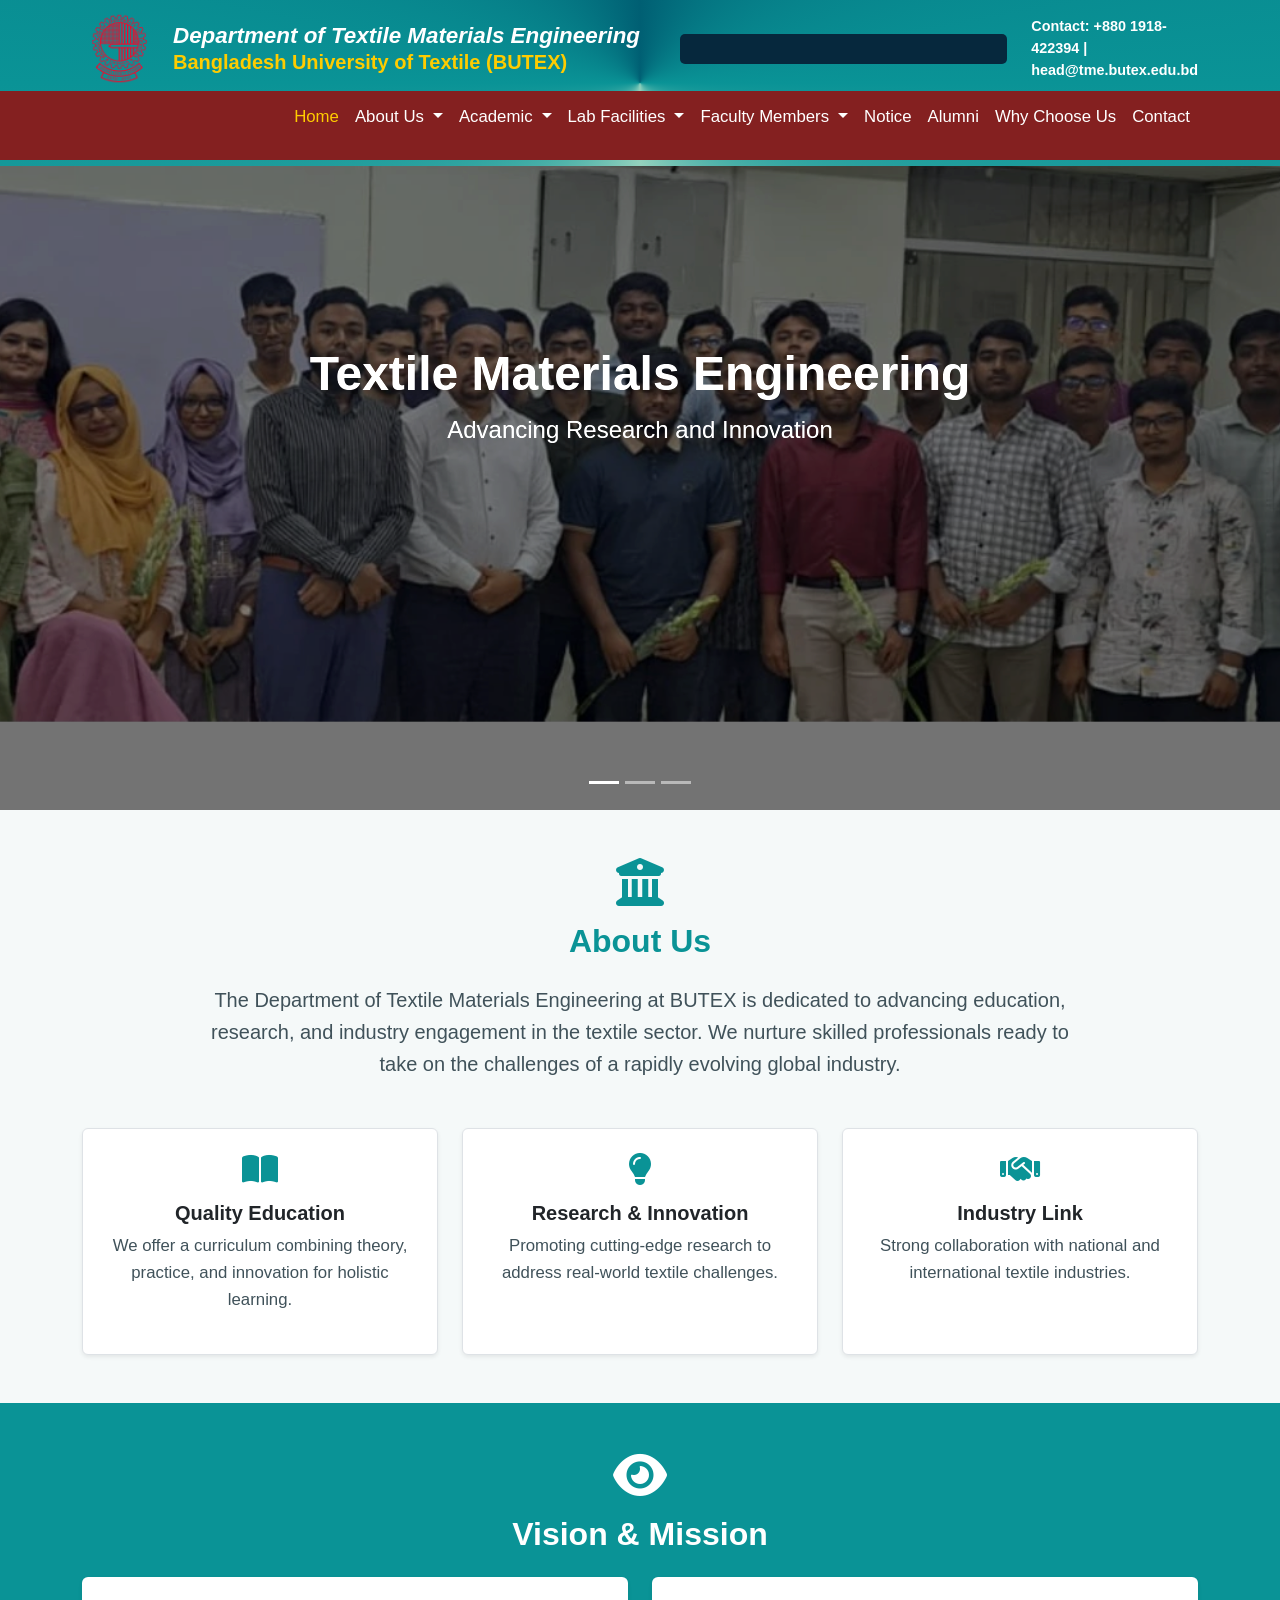
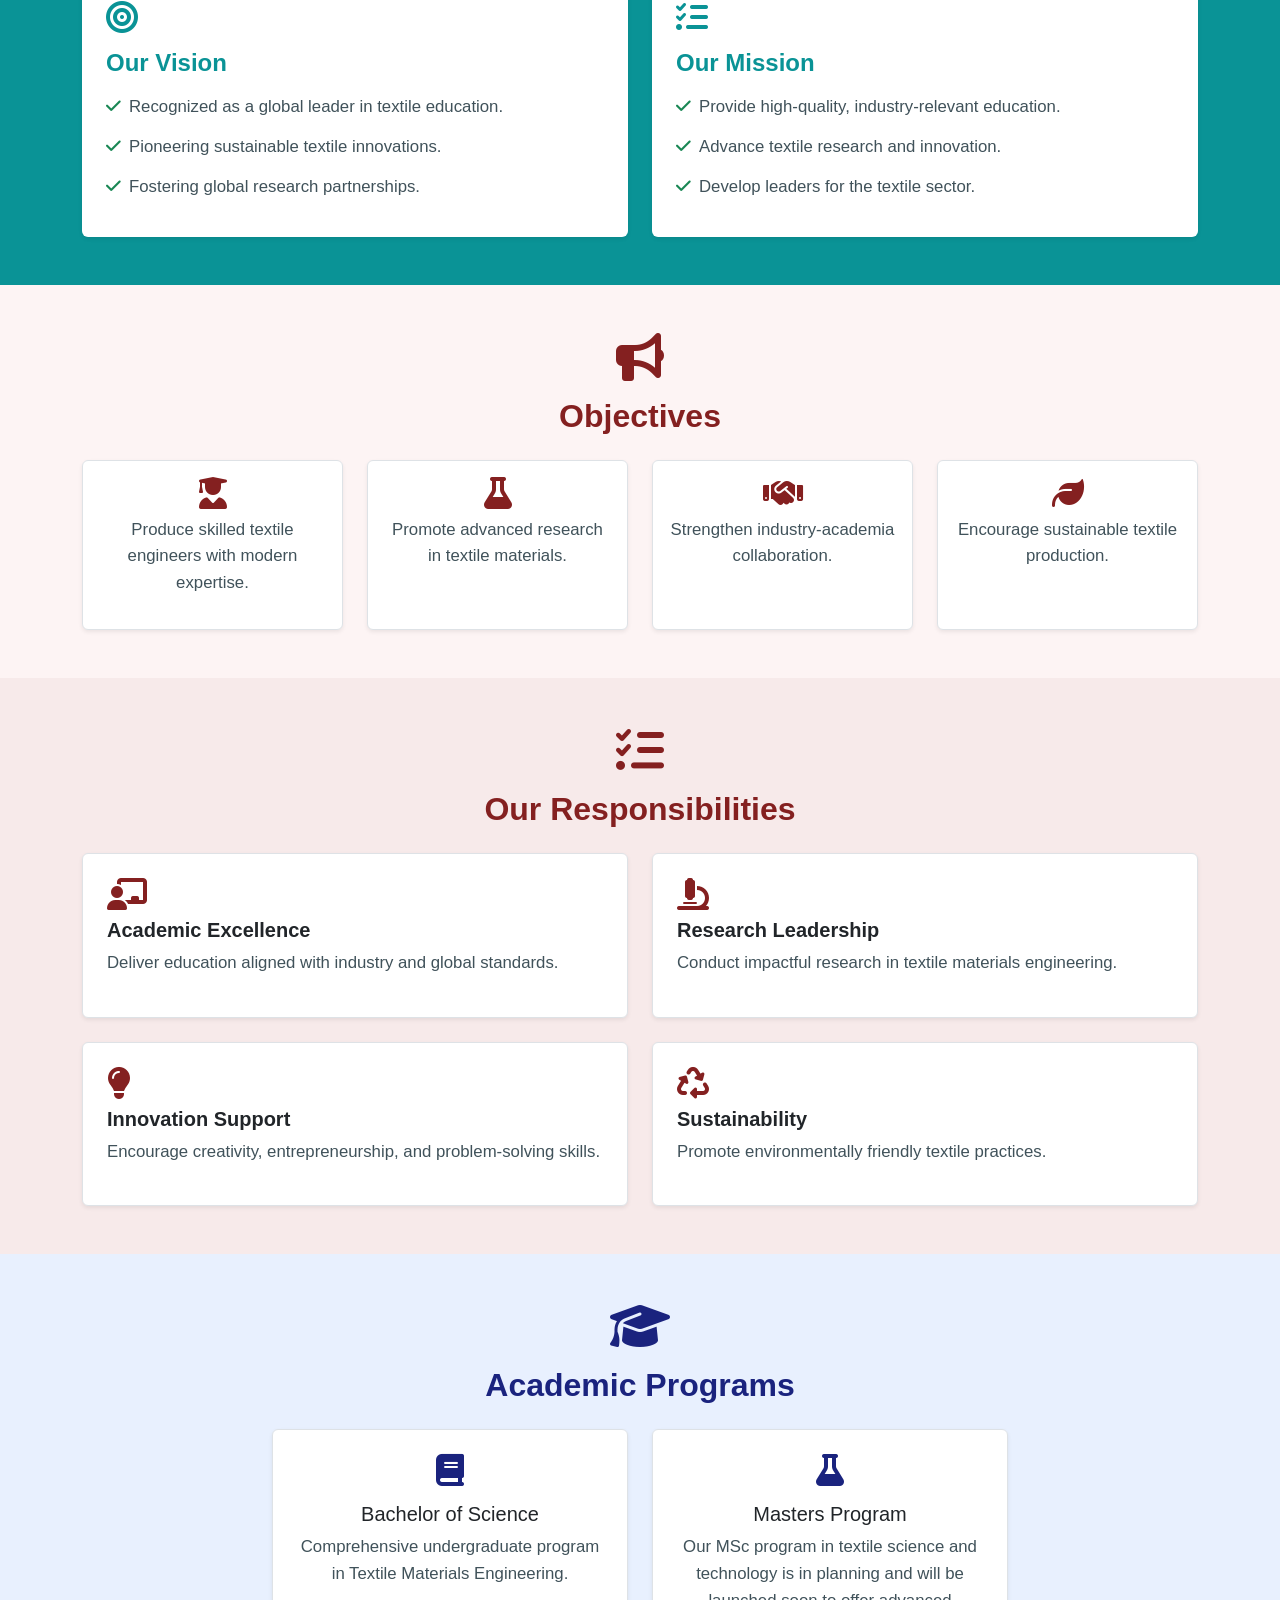
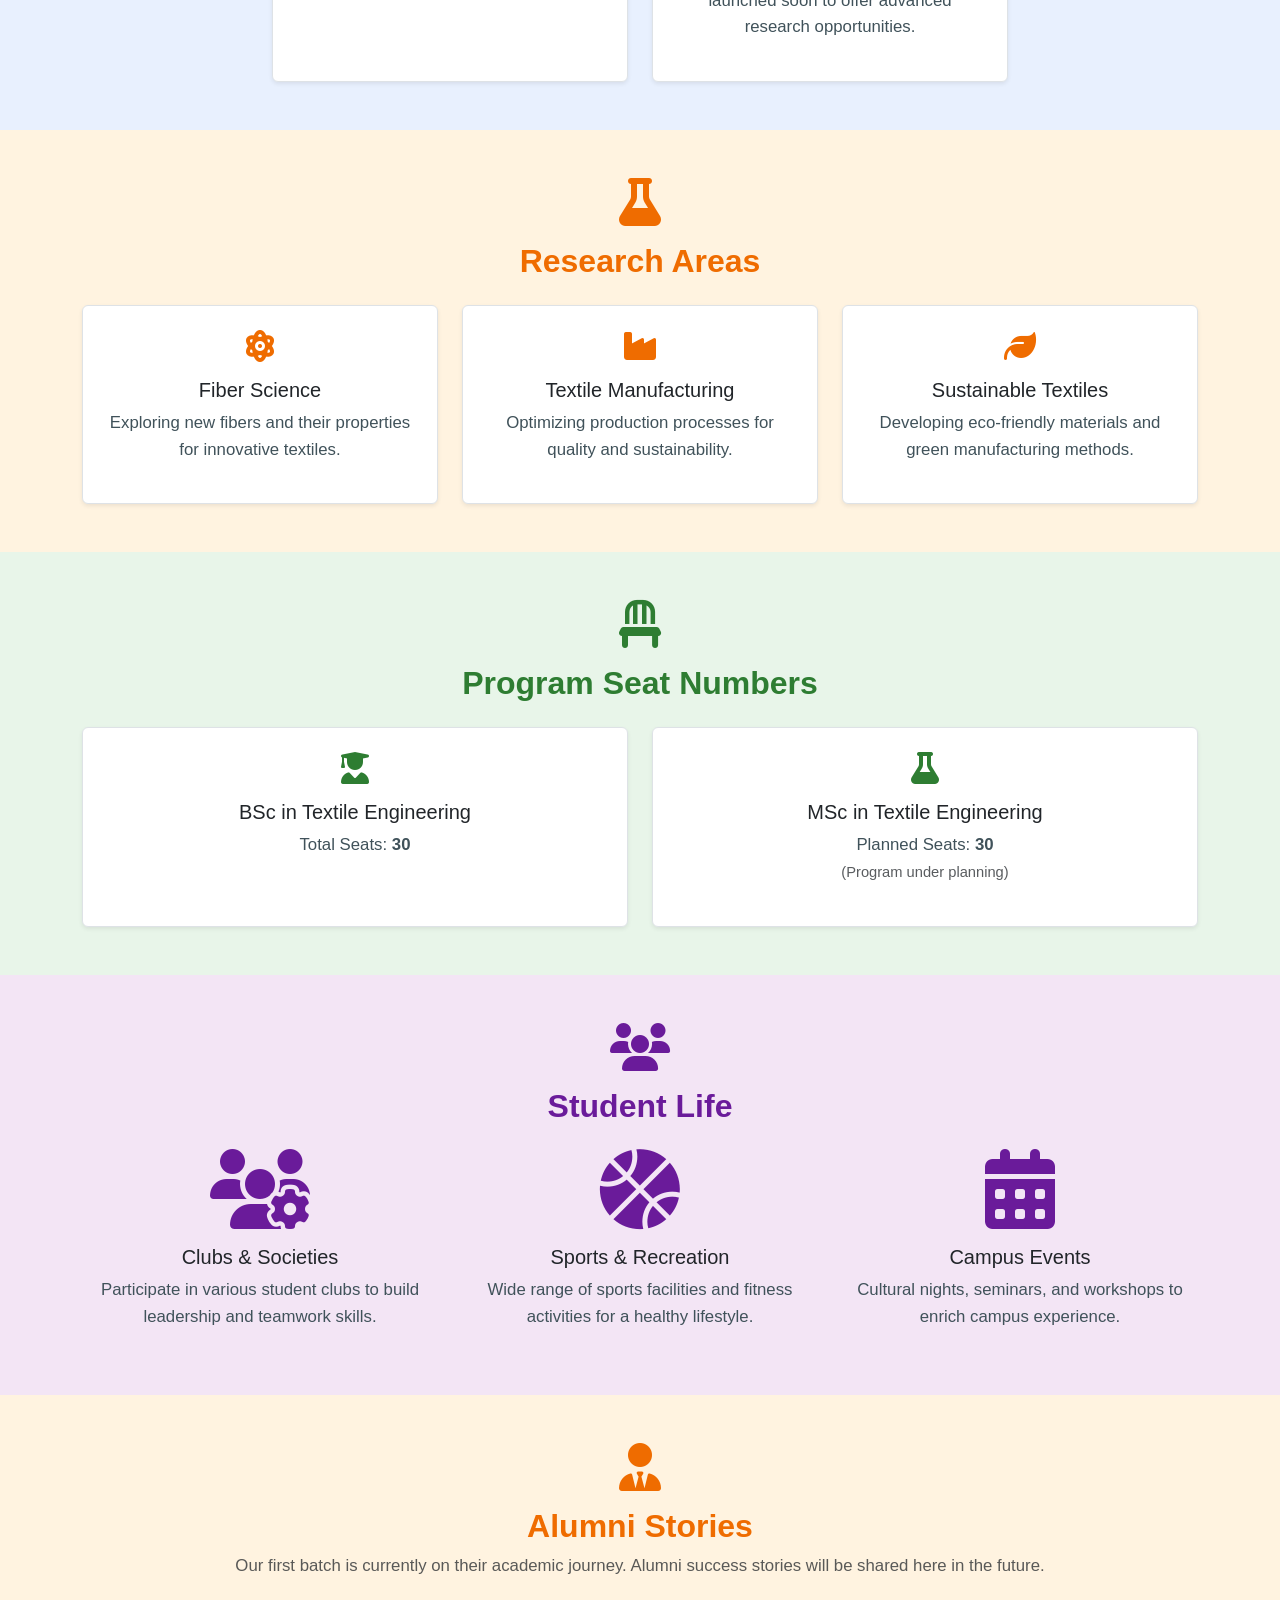
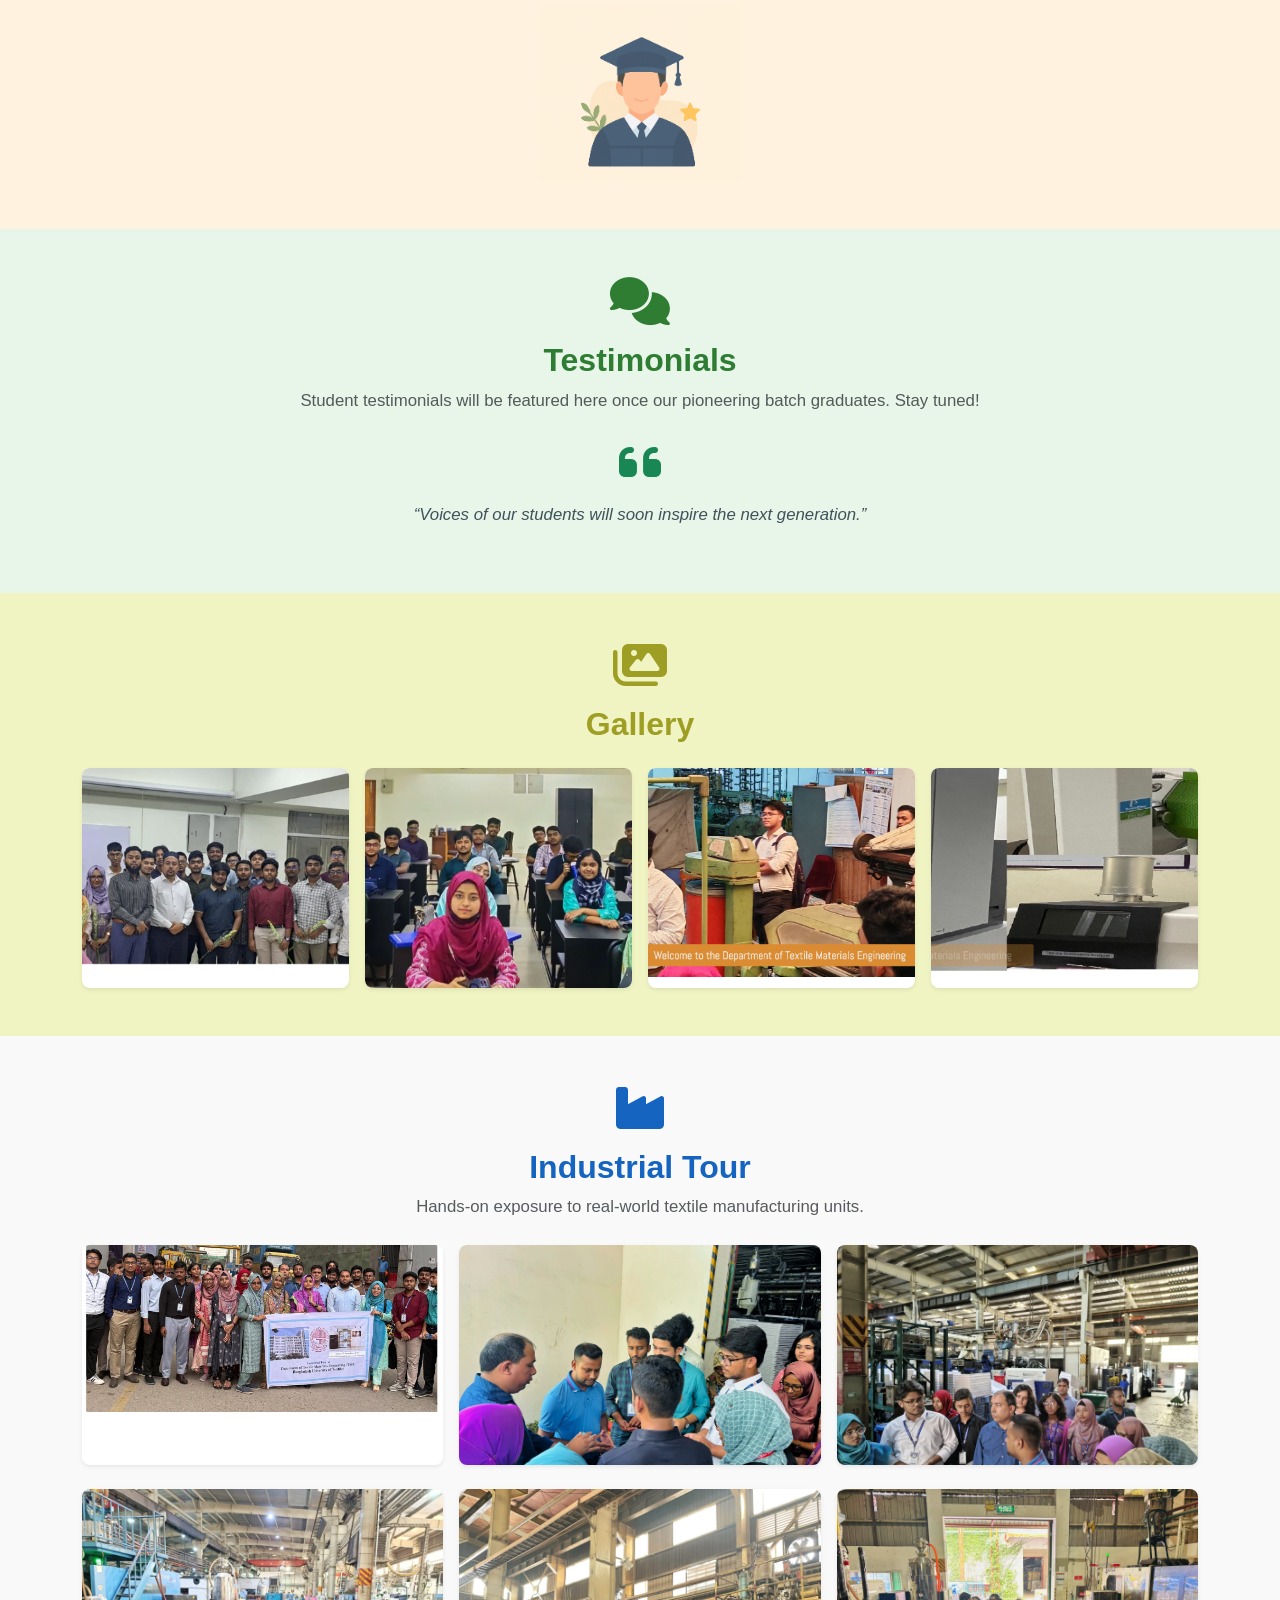
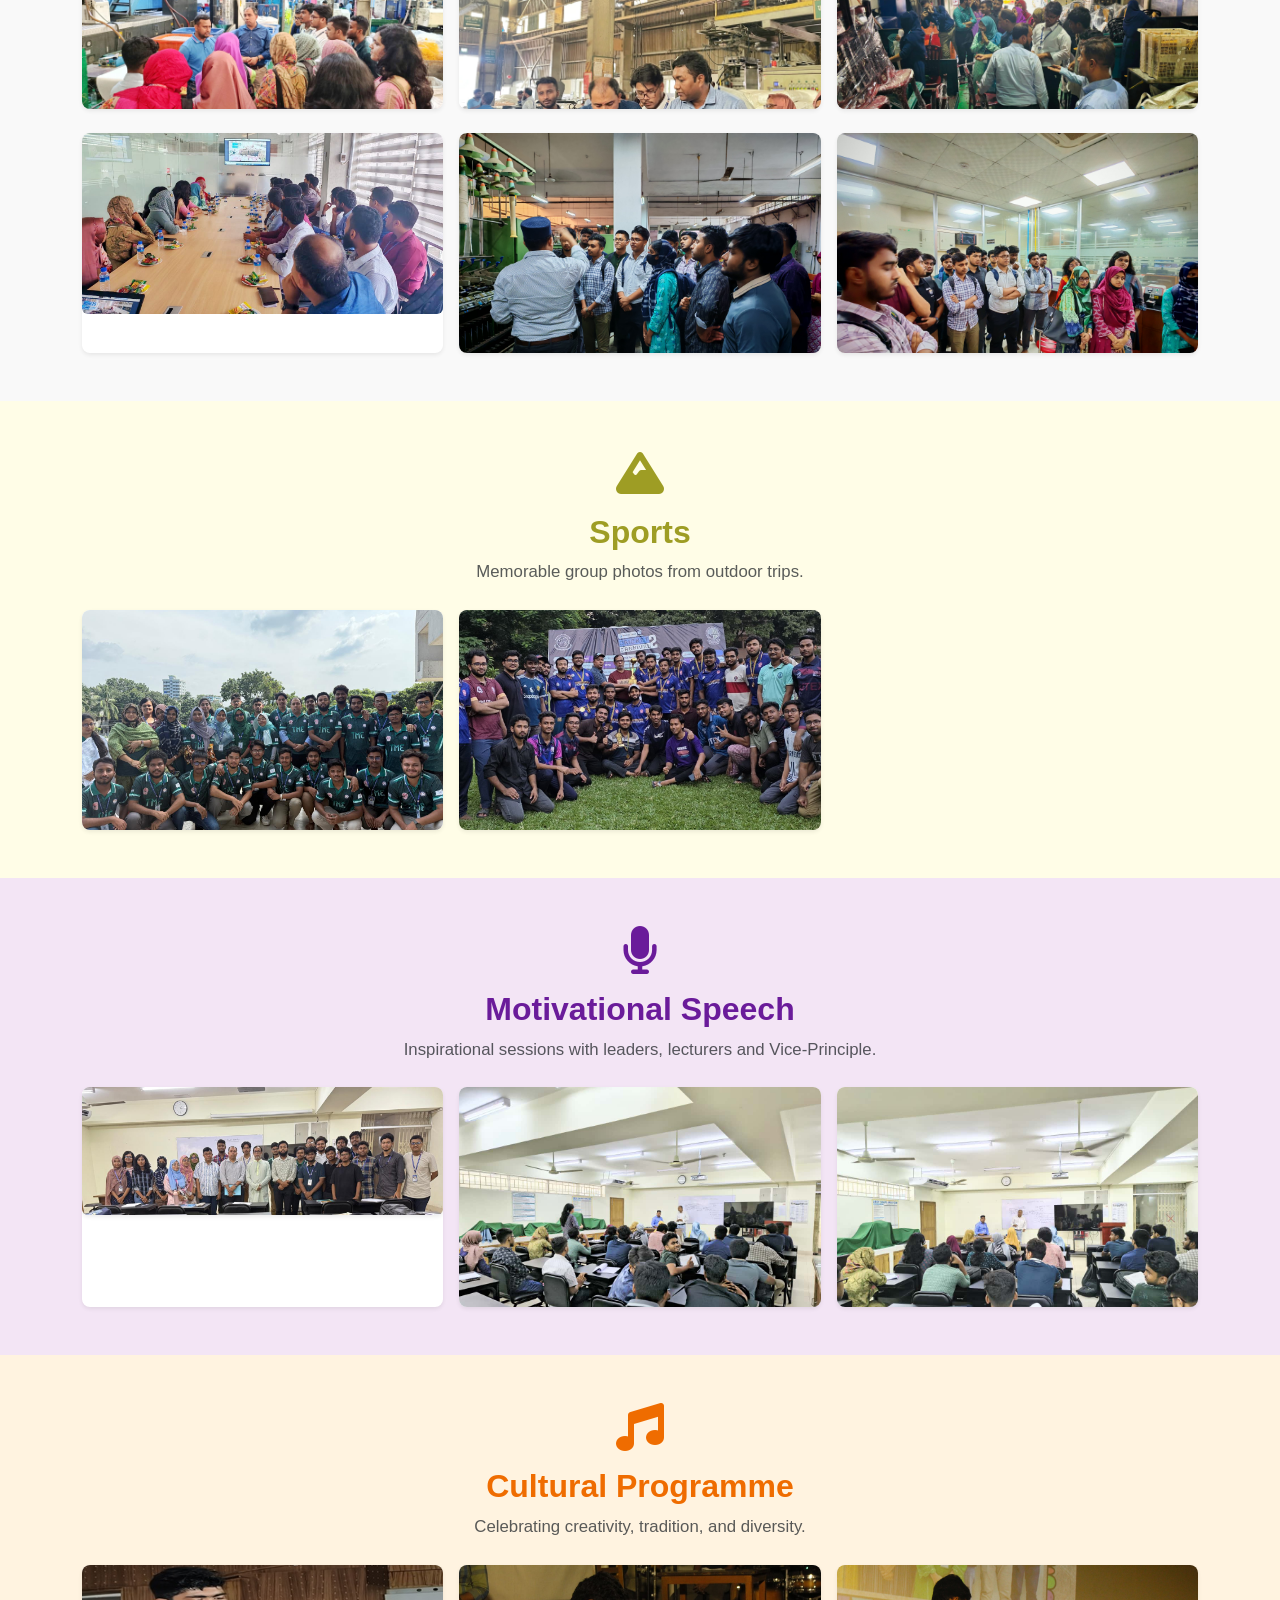
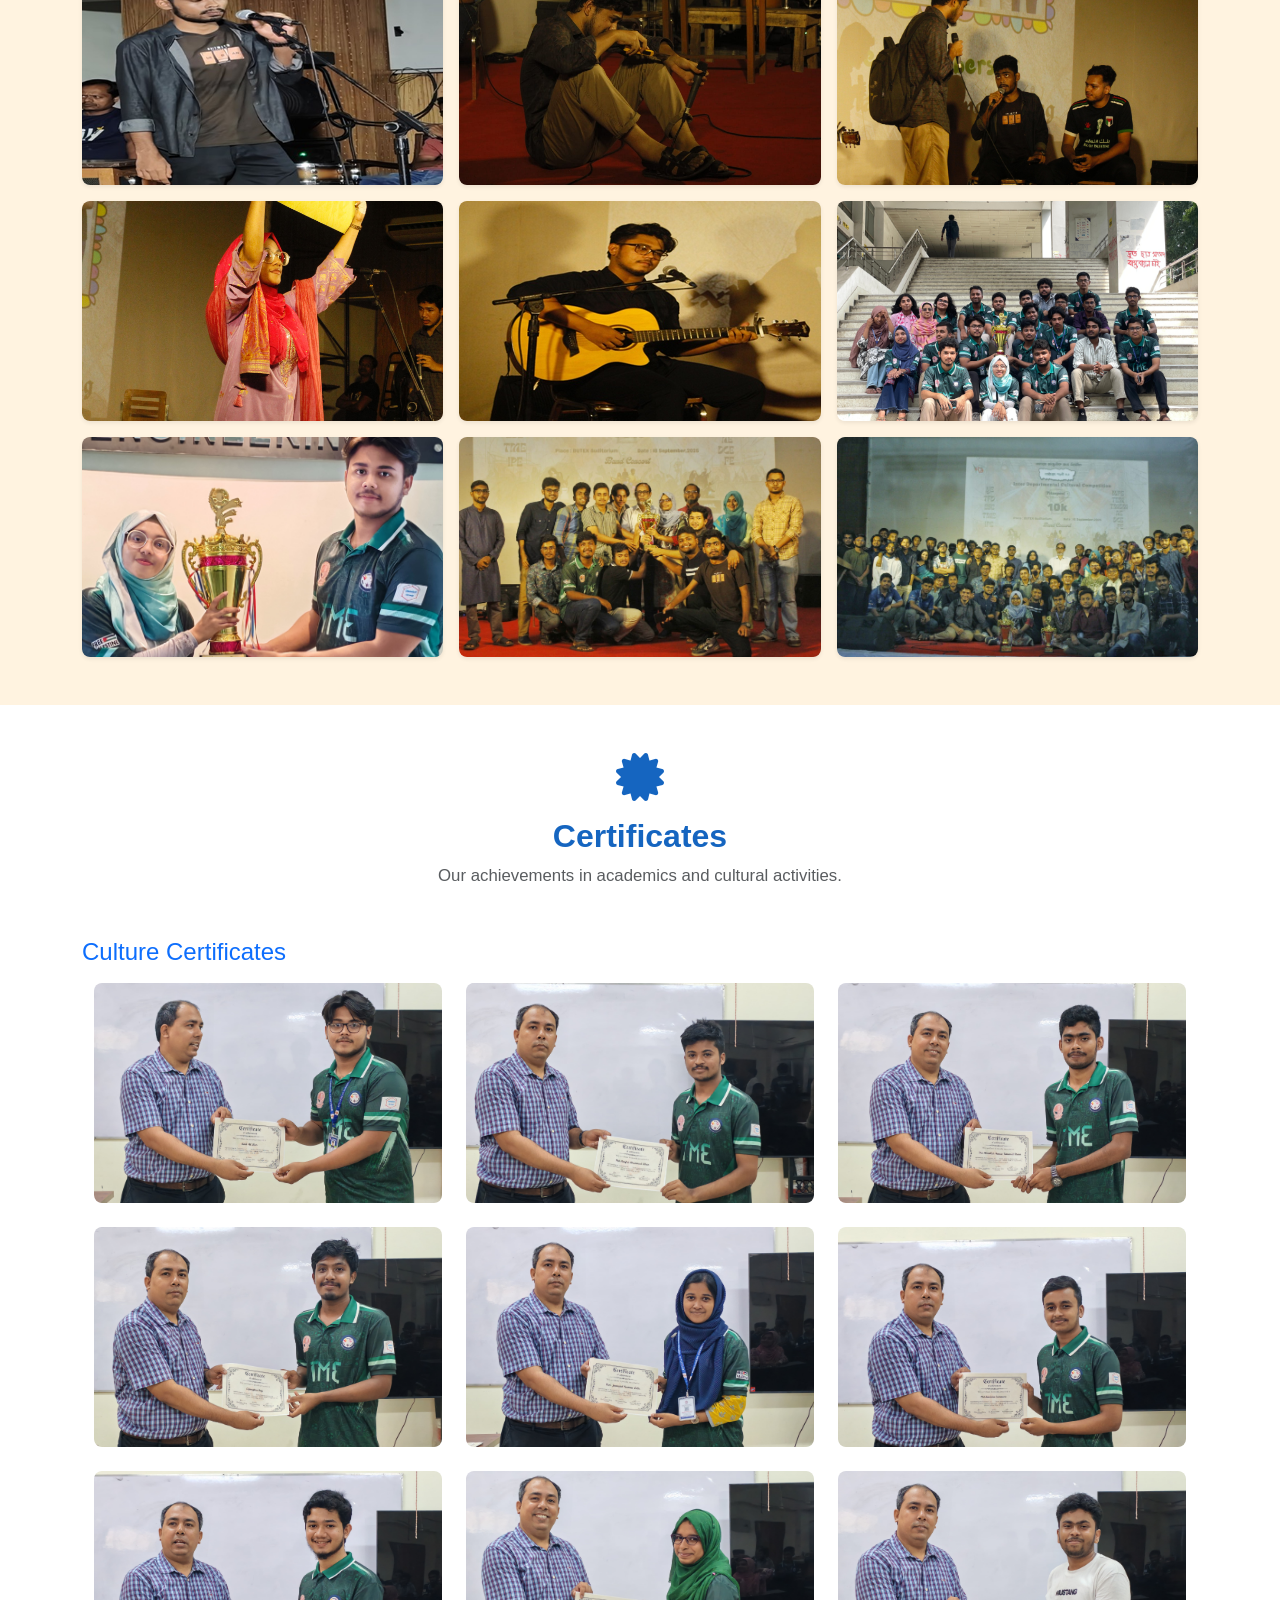
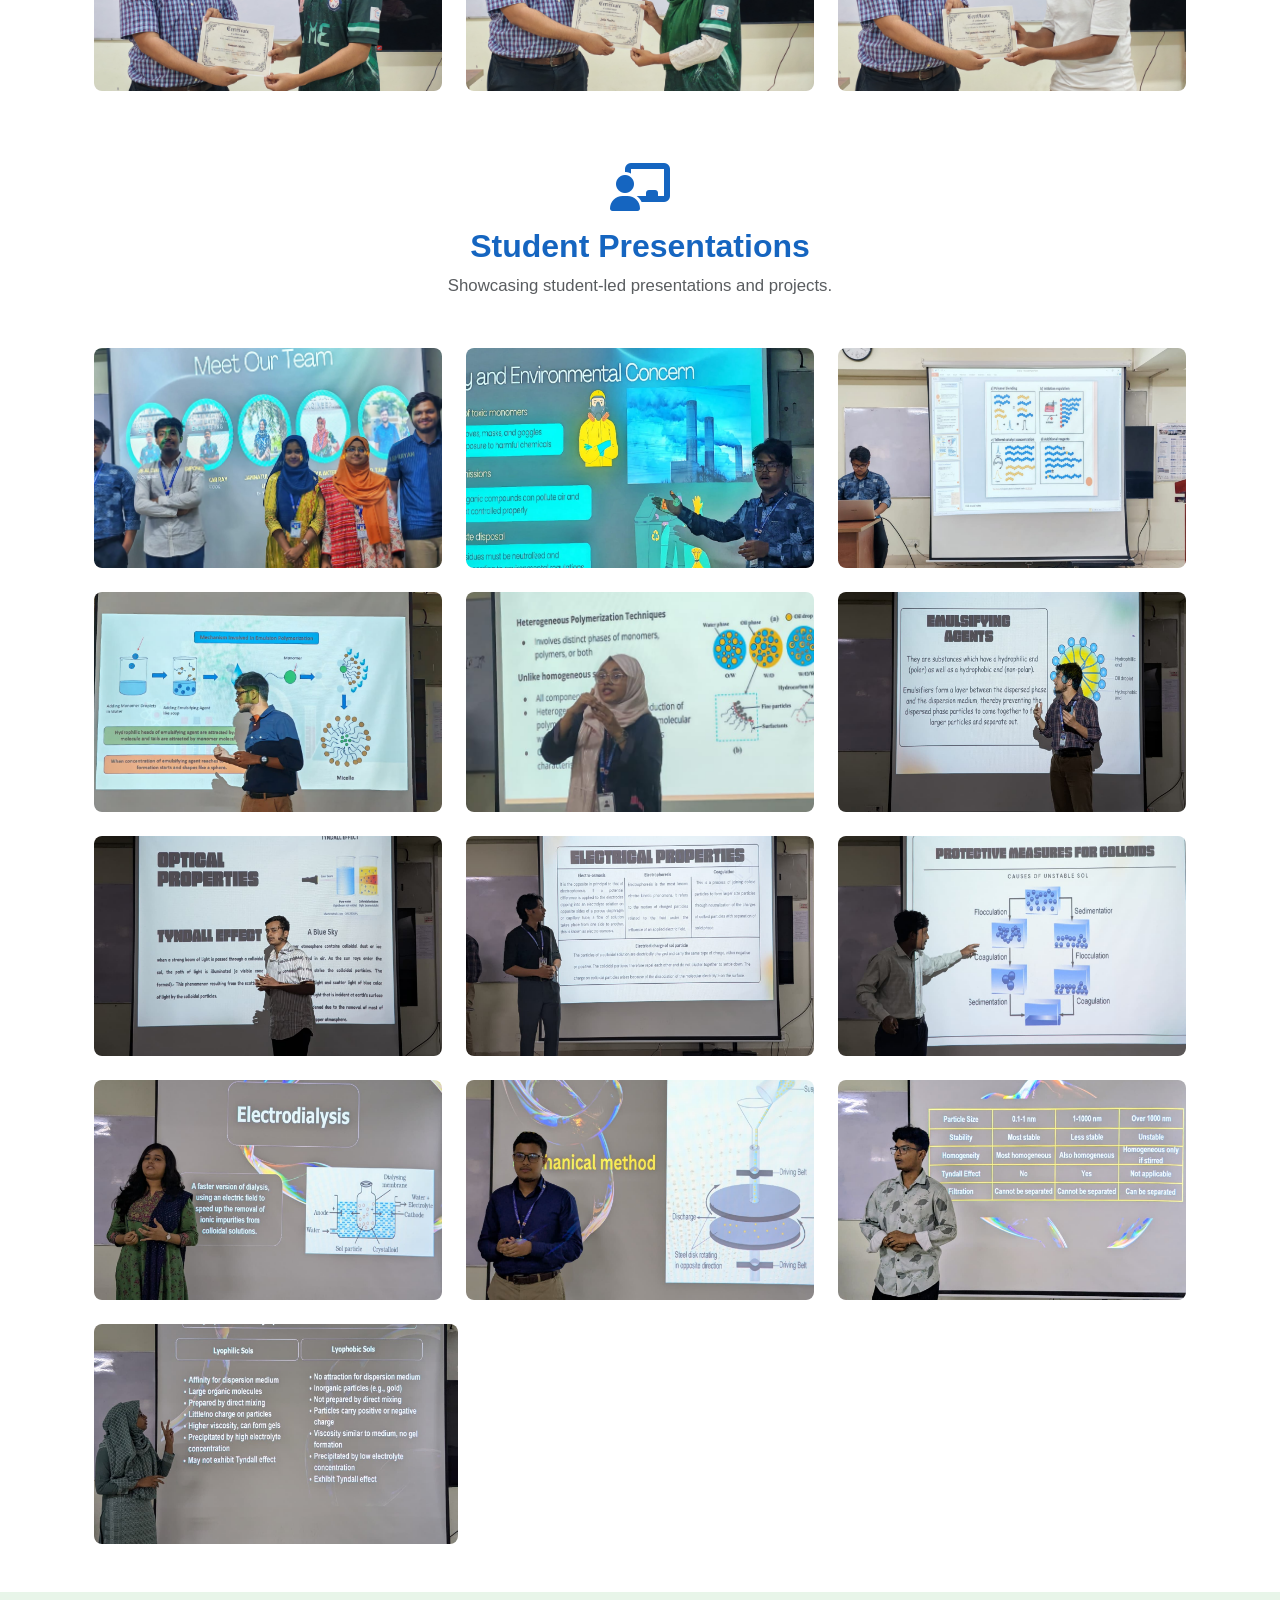
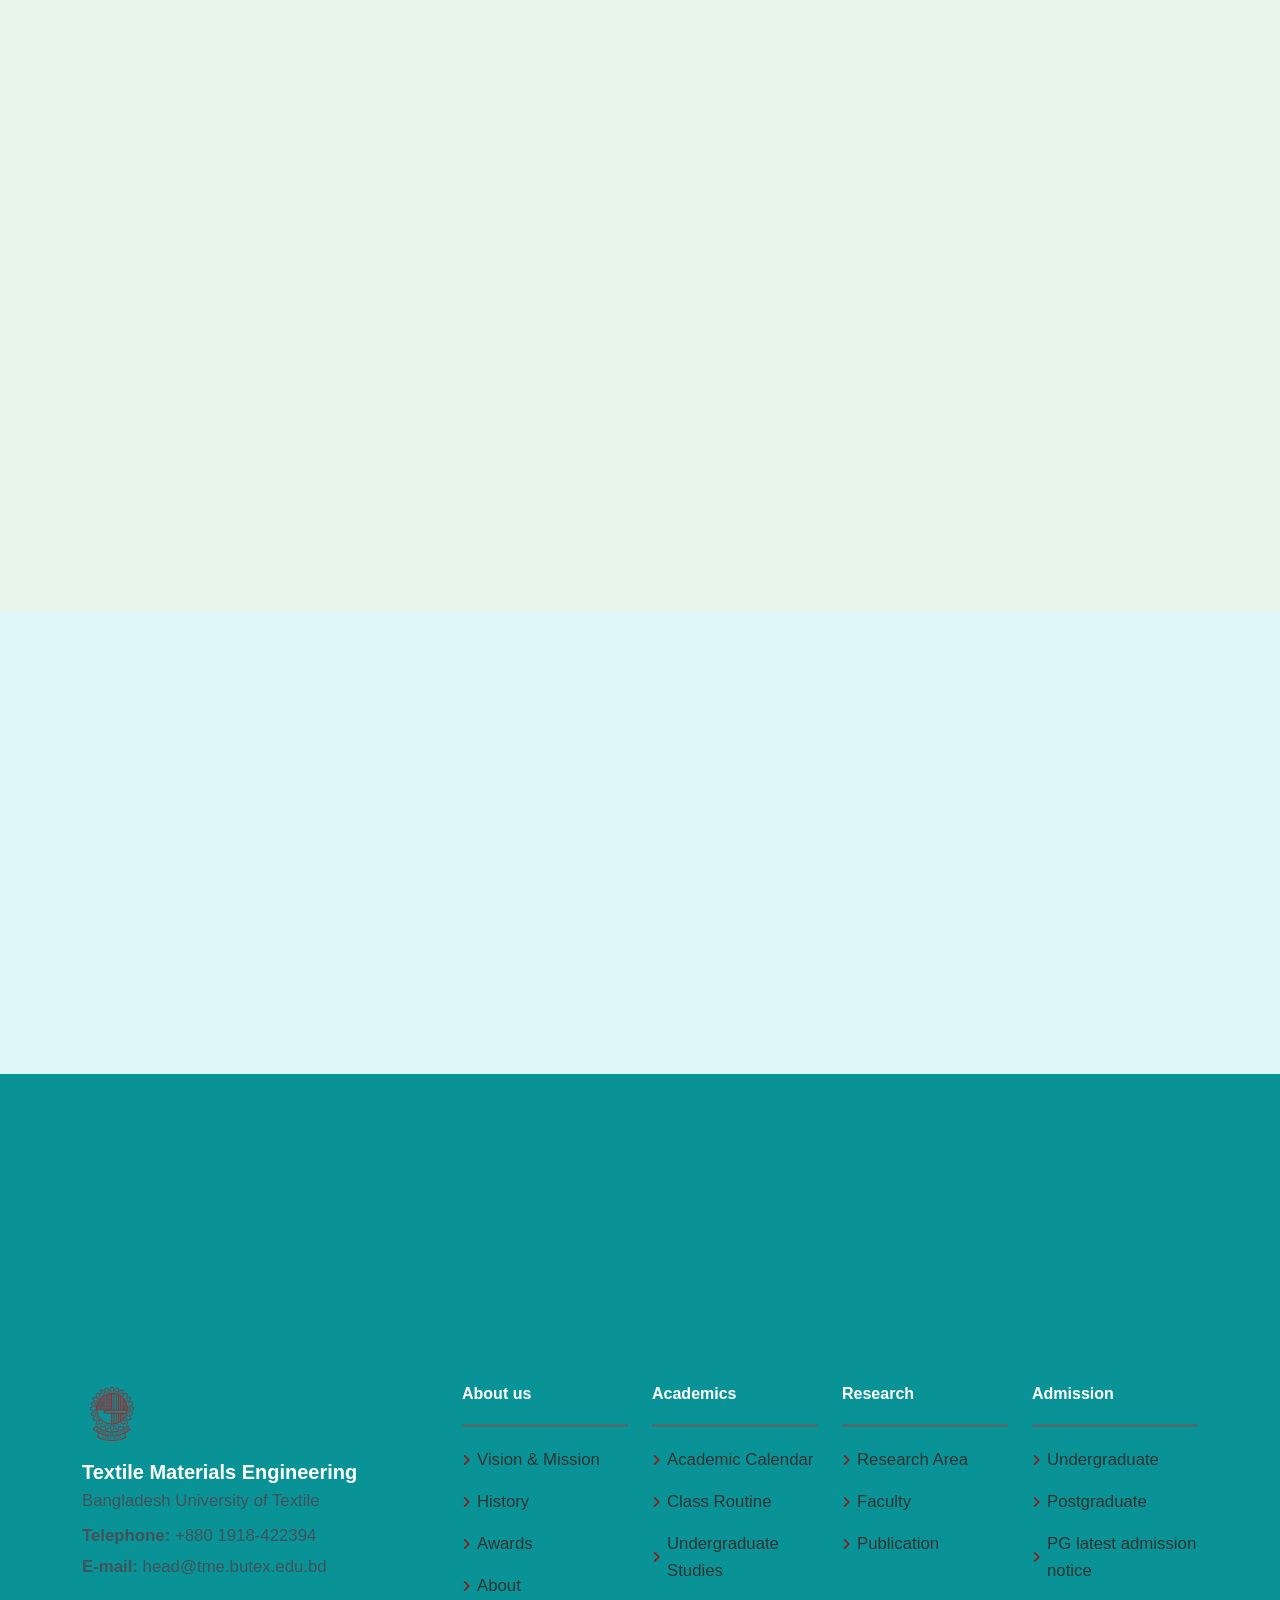
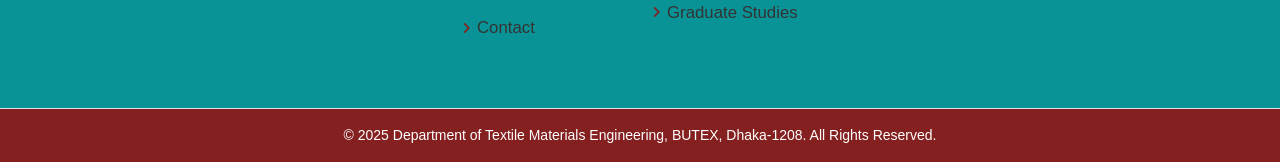
<file: index.html>
<!DOCTYPE html>
<html lang="en">
<head>
  <meta charset="UTF-8" />
  <meta name="viewport" content="width=device-width, initial-scale=1" />
  <title>Department of TME</title>
  <link rel="icon" type="image/webp" href="./images/logo.webp" />
  <!-- ==================== CSS LINKS ==================== -->
	<!-- AOS Animation Library -->
  <!-- AOS CSS -->
  <link href="aos/dist/aos.css" rel="stylesheet" />
  <!-- Bootstrap -->
  <link href="./bootstrap/bootstrap.min.css" rel="stylesheet" />
  <!-- FontAwesome -->
  <link href="./fontawesome/css/all.min.css" rel="stylesheet" />
  <!-- Custom Styles -->
  <link href="./css/style.css?v=1.0.1" rel="stylesheet" />
</head>
<body>
<header>
	
<!-- Navbar with 2 rows -->
<nav class="navbar navbar-expand-lg navbar-dark flex-column fixed-top">
  <div class="container d-flex justify-content-between align-items-center">
    <!-- Logo and texts (upper row) -->
    <a href="index.html" class="navbar-brand">
      <img src="./images/logo.webp" alt="Logo" />
      <div class="brand-text">
        <div class="line1"><em>Department of Textile Materials Engineering</em></div>
        <div class="line2">Bangladesh University of Textile (BUTEX)</div>
      </div>
    </a>
<!-- Scrolling Notice Bar -->
    <div class="notice-wrapper flex-grow-1 mx-4 overflow-hidden position-relative">
      <div class="notice-text">
        ⚠️ <strong>Important Notice:</strong> Admission for Fall 2025 is now open! Apply before Sept 30. Visit admission.butex.edu.bd for details.
      </div>
    </div>
    <!-- right top area -->
    <div class="d-none d-lg-block text-white" style="font-weight: 600; font-size: 0.9rem;">
      Contact: +880 1918-422394 | head@tme.butex.edu.bd
    </div>
  </div>

  <!-- Menu row below -->
  <div class="navbar-menu-row w-100">
    <div class="container">
      <button
        class="navbar-toggler"
        type="button"
        data-bs-toggle="collapse"
        data-bs-target="#navbarSupportedContent"
        aria-controls="navbarSupportedContent"
        aria-expanded="false"
        aria-label="Toggle navigation"
      >
        <span class="navbar-toggler-icon"></span>
      </button>

      <div class="collapse navbar-collapse justify-content-end" id="navbarSupportedContent">
        <ul class="navbar-nav">
          <li class="nav-item active">
            <a class="nav-link" href="index.html">Home</a>
          </li>

          <li class="nav-item dropdown">
            <a
              class="nav-link dropdown-toggle"
              href="#"
              id="whoWeAreDropdown"
              role="button"
              data-bs-toggle="dropdown"
              aria-expanded="false"
            >
              About Us
            </a>
            <ul class="dropdown-menu dropdown-menu-end" aria-labelledby="whoWeAreDropdown">
              <li><a class="dropdown-item" href="about.html">About</a></li>
              <li><a class="dropdown-item" href="mission-vision.html">Mission & Vision</a></li>
              <li><a class="dropdown-item" href="history.html">History</a></li>
              <li><a class="dropdown-item" href="message.html">Message From Head</a></li>
			  <li><a class="dropdown-item" href="message.html">Career</a></li>
            </ul>
          </li>

          <li class="nav-item dropdown">
            <a
              class="nav-link dropdown-toggle"
              href="#"
              id="academicDropdown"
              role="button"
              data-bs-toggle="dropdown"
              aria-expanded="false"
            >
              Academic
            </a>
            <ul class="dropdown-menu dropdown-menu-end" aria-labelledby="academicDropdown">
              <li><a class="dropdown-item" href="undergraduate.html">Undergraduate Program</a></li>
              <li><a class="dropdown-item" href="curriculum.html">Curriculum Structure</a></li>
              <li><a class="dropdown-item" href="admission.html">Admission Requirements</a></li>
              <li><a class="dropdown-item" href="calendar.html">Academic Calendar</a></li>
              <li><a class="dropdown-item" href="routine.html">Class Routine</a></li>
              <li><a class="dropdown-item" href="exam.html">Exam Schedule</a></li>
              <li><a class="dropdown-item" href="results.html">Results</a></li>
            </ul>
          </li>
		  <li class="nav-item dropdown">
		  <a
			class="nav-link dropdown-toggle"
			href="#"
			id="whoWeAreDropdown"
			role="button"
			data-bs-toggle="dropdown"
			aria-expanded="false"
		  >
			Lab Facilities
		  </a>
		  <ul class="dropdown-menu dropdown-menu-end" aria-labelledby="whoWeAreDropdown">
			<li>
			  <a class="dropdown-item" href="lab.html">Lab Instrument List</a>
			</li>
			<li>
			  <a class="dropdown-item" href="lab-tests.html">Testing Facilities for Students</a>
			</li>
			<li>
			  <a class="dropdown-item" href="lab-services.html">Testing Services for Outsiders</a>
			</li>
		  </ul>
		</li>
		<li class="nav-item dropdown">
		  <a
			class="nav-link dropdown-toggle"
			href="#"
			id="whoWeAreDropdown"
			role="button"
			data-bs-toggle="dropdown"
			aria-expanded="false"
		  >
			Faculty Members
		  </a>
		  <ul class="dropdown-menu dropdown-menu-end" aria-labelledby="whoWeAreDropdown">
			<li>
			  <a class="dropdown-item" href="lab.html">Active Faculty</a>
			</li>
			<li>
			  <a class="dropdown-item" href="lab-tests.html">Officer & Staff</a>
			</li>
			
		  </ul>
		</li>
		<li class="nav-item">
            <a class="nav-link" href="lab.html">Notice</a>
          </li>
		  <li class="nav-item">
            <a class="nav-link" href="lab.html">Alumni</a>
          </li>
		  <li class="nav-item">
            <a class="nav-link" href="why choose.html">Why Choose Us</a>
          </li>
          <li class="nav-item">
            <a class="nav-link" href="contact.html">Contact</a>
          </li>
        </ul>
      </div>
    </div>
  </div>
</nav>
</header>
<main>
    <!-- Hero Section -->
    <section id="hero-carousel" class="position-relative overflow-hidden" style="height: 90vh; min-height: 600px;">
        <div id="fadeZoomCarousel" class="carousel slide carousel-fade h-100" data-bs-ride="carousel" data-bs-interval="6000">
            <div class="carousel-inner h-100">

                <!-- Slide 1 -->
                <div class="carousel-item active h-100">
                    <div class="carousel-bg zoom-animation" style="background-image: url('./images/hero-1.webp');">
                        <div class="overlay"></div>
                        <div class="container hero-text text-center text-white d-flex flex-column justify-content-center h-100">
                            <h1 class="fw-bold display-5">Textile Materials Engineering</h1>
                            <p class="lead fs-4 text-white">Advancing Research and Innovation</p>
                        </div>
                    </div>
                </div>

                <!-- Slide 2 -->
                <div class="carousel-item h-100">
                    <div class="carousel-bg zoom-animation" style="background-image: url('./images/hero-2.webp');">
                        <div class="overlay"></div>
                        <div class="container hero-text text-center text-white d-flex flex-column justify-content-center h-100">
                            <h1 class="fw-bold display-5">State-of-the-Art Facilities</h1>
                            <p class="lead fs-4 text-white">Empowering Future Textile Professionals</p>
                        </div>
                    </div>
                </div>

                <!-- Slide 3 -->
                <div class="carousel-item h-100">
                    <div class="carousel-bg zoom-animation" style="background-image: url('./images/hero-3.webp');">
                        <div class="overlay"></div>
                        <div class="container hero-text text-center text-white d-flex flex-column justify-content-center h-100">
                            <h1 class="fw-bold display-5">Global Collaborations</h1>
                            <p class="lead fs-4 text-white">Connecting Ideas, Creating Impact</p>
                        </div>
                    </div>
                </div>

            </div>

            <!-- Optional: Indicators -->
            <div class="carousel-indicators">
                <button type="button" data-bs-target="#fadeZoomCarousel" data-bs-slide-to="0" class="active" aria-current="true" aria-label="Slide 1"></button>
                <button type="button" data-bs-target="#fadeZoomCarousel" data-bs-slide-to="1" aria-label="Slide 2"></button>
                <button type="button" data-bs-target="#fadeZoomCarousel" data-bs-slide-to="2" aria-label="Slide 3"></button>
            </div>
        </div>
    </section>
    <!-- About Section -->
    <section id="about" class="py-5" style="background-color: #f5f9f9;">
        <div class="container" data-aos="fade-up">
            <div class="text-center mb-4">
                <i class="fas fa-university fa-3x mb-3" style="color: #0a9396;"></i>
                <h2 class="fw-bold" style="color: #0a9396;">About Us</h2>
            </div>
            <p class="lead text-center mb-5" style="max-width: 900px; margin: 0 auto;">
                The Department of Textile Materials Engineering at BUTEX is dedicated to advancing education,
                research, and industry engagement in the textile sector.
                We nurture skilled professionals ready to take on the challenges of a rapidly evolving global industry.
            </p>
            <div class="row g-4">
                <div class="col-md-4">
                    <div class="p-4 text-center border rounded shadow-sm h-100 bg-white hover-scale">
                        <i class="fas fa-book-open fa-2x mb-3" style="color: #0a9396;"></i>
                        <h5 class="fw-bold">Quality Education</h5>
                        <p>We offer a curriculum combining theory, practice, and innovation for holistic learning.</p>
                    </div>
                </div>
                <div class="col-md-4">
                    <div class="p-4 text-center border rounded shadow-sm h-100 bg-white hover-scale">
                        <i class="fas fa-lightbulb fa-2x mb-3" style="color: #0a9396;"></i>
                        <h5 class="fw-bold">Research & Innovation</h5>
                        <p>Promoting cutting-edge research to address real-world textile challenges.</p>
                    </div>
                </div>
                <div class="col-md-4">
                    <div class="p-4 text-center border rounded shadow-sm h-100 bg-white hover-scale">
                        <i class="fas fa-handshake fa-2x mb-3" style="color: #0a9396;"></i>
                        <h5 class="fw-bold">Industry Link</h5>
                        <p>Strong collaboration with national and international textile industries.</p>
                    </div>
                </div>
            </div>
        </div>
    </section>

    <!-- Vision & Mission Section -->
    <section id="vision-mission" class="py-5 text-white" style="background-color: #0a9396;">
        <div class="container" data-aos="fade-up">
            <div class="text-center mb-4">
                <i class="fas fa-eye fa-3x mb-3"></i>
                <h2 class="fw-bold">Vision & Mission</h2>
            </div>
            <div class="row g-4">
                <div class="col-md-6">
                    <div class="p-4 h-100 bg-white text-dark rounded shadow-sm hover-scale">
                        <i class="fas fa-bullseye fa-2x mb-3" style="color: #0a9396;"></i>
                        <h4 class="fw-bold mb-3" style="color: #0a9396;">Our Vision</h4>
                        <ul class="list-unstyled mb-0">
                            <li><i class="fas fa-check text-success me-2"></i>Recognized as a global leader in textile education.</li>
                            <li><i class="fas fa-check text-success me-2"></i>Pioneering sustainable textile innovations.</li>
                            <li><i class="fas fa-check text-success me-2"></i>Fostering global research partnerships.</li>
                        </ul>
                    </div>
                </div>
                <div class="col-md-6">
                    <div class="p-4 h-100 bg-white text-dark rounded shadow-sm hover-scale">
                        <i class="fas fa-tasks fa-2x mb-3" style="color: #0a9396;"></i>
                        <h4 class="fw-bold mb-3" style="color: #0a9396;">Our Mission</h4>
                        <ul class="list-unstyled mb-0">
                            <li><i class="fas fa-check text-success me-2"></i>Provide high-quality, industry-relevant education.</li>
                            <li><i class="fas fa-check text-success me-2"></i>Advance textile research and innovation.</li>
                            <li><i class="fas fa-check text-success me-2"></i>Develop leaders for the textile sector.</li>
                        </ul>
                    </div>
                </div>
            </div>
        </div>
    </section>

    <!-- Objectives Section -->
    <section id="objectives" class="py-5" style="background-color: #fdf4f4;">
        <div class="container" data-aos="fade-up">
            <div class="text-center mb-4">
                <i class="fas fa-bullhorn fa-3x mb-3" style="color: #842020;"></i>
                <h2 class="fw-bold" style="color: #842020;">Objectives</h2>
            </div>
            <div class="row g-4 text-center">
                <div class="col-md-3 col-6">
                    <div class="p-3 border rounded bg-white shadow-sm hover-scale h-100">
                        <i class="fas fa-user-graduate fa-2x mb-2" style="color: #842020;"></i>
                        <p>Produce skilled textile engineers with modern expertise.</p>
                    </div>
                </div>
                <div class="col-md-3 col-6">
                    <div class="p-3 border rounded bg-white shadow-sm hover-scale h-100">
                        <i class="fas fa-flask fa-2x mb-2" style="color: #842020;"></i>
                        <p>Promote advanced research in textile materials.</p>
                    </div>
                </div>
                <div class="col-md-3 col-6">
                    <div class="p-3 border rounded bg-white shadow-sm hover-scale h-100">
                        <i class="fas fa-handshake fa-2x mb-2" style="color: #842020;"></i>
                        <p>Strengthen industry-academia collaboration.</p>
                    </div>
                </div>
                <div class="col-md-3 col-6">
                    <div class="p-3 border rounded bg-white shadow-sm hover-scale h-100">
                        <i class="fas fa-leaf fa-2x mb-2" style="color: #842020;"></i>
                        <p>Encourage sustainable textile production.</p>
                    </div>
                </div>
            </div>
        </div>
    </section>

    <!-- Responsibilities Section (Light Background) -->
    <section id="responsibilities" class="py-5 text-dark" style="background-color: #f7eaea;">
        <div class="container" data-aos="fade-up">
            <div class="text-center mb-4">
                <i class="fas fa-tasks fa-3x mb-3" style="color: #842020;"></i>
                <h2 class="fw-bold" style="color: #842020;">Our Responsibilities</h2>
            </div>
            <div class="row g-4">
                <div class="col-md-6">
                    <div class="p-4 bg-white border rounded shadow-sm hover-scale h-100">
                        <i class="fas fa-chalkboard-teacher fa-2x mb-2" style="color: #842020;"></i>
                        <h5 class="fw-bold">Academic Excellence</h5>
                        <p>Deliver education aligned with industry and global standards.</p>
                    </div>
                </div>
                <div class="col-md-6">
                    <div class="p-4 bg-white border rounded shadow-sm hover-scale h-100">
                        <i class="fas fa-microscope fa-2x mb-2" style="color: #842020;"></i>
                        <h5 class="fw-bold">Research Leadership</h5>
                        <p>Conduct impactful research in textile materials engineering.</p>
                    </div>
                </div>
                <div class="col-md-6">
                    <div class="p-4 bg-white border rounded shadow-sm hover-scale h-100">
                        <i class="fas fa-lightbulb fa-2x mb-2" style="color: #842020;"></i>
                        <h5 class="fw-bold">Innovation Support</h5>
                        <p>Encourage creativity, entrepreneurship, and problem-solving skills.</p>
                    </div>
                </div>
                <div class="col-md-6">
                    <div class="p-4 bg-white border rounded shadow-sm hover-scale h-100">
                        <i class="fas fa-recycle fa-2x mb-2" style="color: #842020;"></i>
                        <h5 class="fw-bold">Sustainability</h5>
                        <p>Promote environmentally friendly textile practices.</p>
                    </div>
                </div>
            </div>
        </div>
    </section>

    <section id="academic-programs" class="py-5" style="background-color: #e8f0fe;">
        <div class="container" data-aos="fade-up">
            <div class="text-center mb-4">
                <i class="fas fa-graduation-cap fa-3x mb-3" style="color: #1a237e;"></i>
                <h2 class="fw-bold" style="color: #1a237e;">Academic Programs</h2>
            </div>
            <div class="row g-4 text-center justify-content-center">

                <div class="col-md-4">
                    <div class="p-4 border rounded shadow-sm bg-white hover-scale h-100">
                        <i class="fas fa-book fa-2x mb-3" style="color: #1a237e;"></i>
                        <h5>Bachelor of Science</h5>
                        <p>Comprehensive undergraduate program in Textile Materials Engineering.</p>
                    </div>
                </div>

                <div class="col-md-4">
                    <div class="p-4 border rounded shadow-sm bg-white hover-scale h-100">
                        <i class="fas fa-flask fa-2x mb-3" style="color: #1a237e;"></i>
                        <h5>Masters Program</h5>
                        <p>Our MSc program in textile science and technology is in planning and will be launched soon to offer advanced research opportunities.</p>
                    </div>
                </div>
            </div>
        </div>
    </section>

    <section id="research-areas" class="py-5" style="background-color: #fff3e0;">
        <div class="container" data-aos="fade-up">
            <div class="text-center mb-4">
                <i class="fas fa-flask fa-3x mb-3" style="color: #ef6c00;"></i>
                <h2 class="fw-bold" style="color: #ef6c00;">Research Areas</h2>
            </div>
            <div class="row g-4 text-center">
                <div class="col-md-4">
                    <div class="p-4 border rounded shadow-sm bg-white hover-scale h-100">
                        <i class="fas fa-atom fa-2x mb-3" style="color: #ef6c00;"></i>
                        <h5>Fiber Science</h5>
                        <p>Exploring new fibers and their properties for innovative textiles.</p>
                    </div>
                </div>
                <div class="col-md-4">
                    <div class="p-4 border rounded shadow-sm bg-white hover-scale h-100">
                        <i class="fas fa-industry fa-2x mb-3" style="color: #ef6c00;"></i>
                        <h5>Textile Manufacturing</h5>
                        <p>Optimizing production processes for quality and sustainability.</p>
                    </div>
                </div>
                <div class="col-md-4">
                    <div class="p-4 border rounded shadow-sm bg-white hover-scale h-100">
                        <i class="fas fa-leaf fa-2x mb-3" style="color: #ef6c00;"></i>
                        <h5>Sustainable Textiles</h5>
                        <p>Developing eco-friendly materials and green manufacturing methods.</p>
                    </div>
                </div>
            </div>
        </div>
    </section>
    <!-- Seat Number Section -->
    <section id="seat-numbers" class="py-5" style="background-color:#e8f5e9;">
        <div class="container" data-aos="fade-up">
            <div class="text-center mb-4">
                <i class="fas fa-chair fa-3x mb-3" style="color:#2e7d32;"></i>
                <h2 class="fw-bold" style="color:#2e7d32;">Program Seat Numbers</h2>
            </div>

            <div class="row g-4 text-center">
                <!-- BSc Program -->
                <div class="col-md-6">
                    <div class="p-4 border rounded shadow-sm bg-white hover-scale h-100">
                        <i class="fas fa-user-graduate fa-2x mb-3" style="color:#2e7d32;"></i>
                        <h5>BSc in Textile Engineering</h5>
                        <p>Total Seats: <span class="fw-bold">30</span></p>
                    </div>
                </div>

                <!-- MSc Program -->
                <div class="col-md-6">
                    <div class="p-4 border rounded shadow-sm bg-white hover-scale h-100">
                        <i class="fas fa-flask fa-2x mb-3" style="color:#2e7d32;"></i>
                        <h5>MSc in Textile Engineering</h5>
                        <p>
                            Planned Seats: <span class="fw-bold">30</span>
                            <br><small class="text-muted">(Program under planning)</small>
                        </p>
                    </div>
                </div>
            </div>
        </div>
    </section>

    <!-- Student Life Section with Icons -->
    <section id="student-life" class="py-5" style="background-color: #f3e5f5;">
        <div class="container" data-aos="fade-up">
            <div class="text-center mb-4">
                <i class="fas fa-users fa-3x mb-3" style="color: #6a1b9a;"></i>
                <h2 class="fw-bold" style="color: #6a1b9a;">Student Life</h2>
            </div>
            <div class="row g-4 text-center">
                <div class="col-md-4">
                    <i class="fas fa-users-cog fa-5x mb-3" style="color: #6a1b9a;"></i>
                    <h5>Clubs & Societies</h5>
                    <p>Participate in various student clubs to build leadership and teamwork skills.</p>
                </div>
                <div class="col-md-4">
                    <i class="fas fa-basketball-ball fa-5x mb-3" style="color: #6a1b9a;"></i>
                    <h5>Sports & Recreation</h5>
                    <p>Wide range of sports facilities and fitness activities for a healthy lifestyle.</p>
                </div>
                <div class="col-md-4">
                    <i class="fas fa-calendar-alt fa-5x mb-3" style="color: #6a1b9a;"></i>
                    <h5>Campus Events</h5>
                    <p>Cultural nights, seminars, and workshops to enrich campus experience.</p>
                </div>
            </div>
        </div>
    </section>


    <!-- Alumni Stories Section -->
    <section id="alumni" class="py-5" style="background-color: #fff3e0;">
        <div class="container" data-aos="fade-up">
            <div class="text-center mb-4">
                <i class="fas fa-user-tie fa-3x mb-3" style="color: #ef6c00;"></i>
                <h2 class="fw-bold" style="color: #ef6c00;">Alumni Stories</h2>
                <p class="text-muted">Our first batch is currently on their academic journey. Alumni success stories will be shared here in the future.</p>
            </div>
            <div class="row justify-content-center">
                <div class="col-md-6 text-center">
                    <img src="./images/alumnidemo.png" alt="Future Alumni" style="max-width:200px; opacity:0.8;">
                </div>
            </div>
        </div>
    </section>

    <!-- Testimonials Section -->
    <section id="testimonials" class="py-5" style="background-color: #e8f5e9;">
        <div class="container" data-aos="fade-up">
            <div class="text-center mb-4">
                <i class="fas fa-comments fa-3x mb-3" style="color: #2e7d32;"></i>
                <h2 class="fw-bold" style="color: #2e7d32;">Testimonials</h2>
                <p class="text-muted">Student testimonials will be featured here once our pioneering batch graduates. Stay tuned!</p>
            </div>
            <div class="row justify-content-center">
                <div class="col-md-6 text-center">
                    <i class="fas fa-quote-left fa-3x mb-3 text-success"></i>
                    <p class="fst-italic">“Voices of our students will soon inspire the next generation.”</p>
                </div>
            </div>
        </div>
    </section>


    <!-- Gallery Section -->
    <section id="gallery" class="py-5" style="background-color: #f0f4c3;">
        <div class="container" data-aos="fade-up">
            <div class="text-center mb-4">
                <i class="fas fa-images fa-3x mb-3" style="color: #9e9d24;"></i>
                <h2 class="fw-bold" style="color: #9e9d24;">Gallery</h2>
            </div>
            <div class="row g-3">
                <div class="col-6 col-md-3">
                    <div class="card gallery-card shadow-sm">
                        <img src="./images/hero-1.webp" alt="Gallery Image 1" class="img-fluid rounded gallery-img" />
                    </div>
                </div>
                <div class="col-6 col-md-3">
                    <div class="card gallery-card shadow-sm">
                        <img src="./images/hero-2.webp" alt="Gallery Image 2" class="img-fluid rounded gallery-img" />
                    </div>
                </div>
                <div class="col-6 col-md-3">
                    <div class="card gallery-card shadow-sm">
                        <img src="./images/workshop.png" alt="Gallery Image 3" class="img-fluid rounded gallery-img" />
                    </div>
                </div>
                <div class="col-6 col-md-3">
                    <div class="card gallery-card shadow-sm">
                        <img src="./images/machine.png" alt="Gallery Image 4" class="img-fluid rounded gallery-img" />
                    </div>
                </div>
            </div>
        </div>
    </section>
    <!-- Industrial Tour Section -->
    <section id="industrial-tour" class="py-5" style="background-color:#f9f9f9;">
        <div class="container" data-aos="fade-up">
            <div class="text-center mb-4">
                <i class="fas fa-industry fa-3x mb-3" style="color:#1565c0;"></i>
                <h2 class="fw-bold" style="color:#1565c0;">Industrial Tour</h2>
                <p class="text-muted">Hands-on exposure to real-world textile manufacturing units.</p>
            </div>

            <!-- Row 1 -->
            <div class="row g-3">
                <div class="col-6 col-md-4">
                    <div class="card gallery-card shadow-sm">
                        <img src="./images/ind-tour-51-L-1T-1(01).jpg" class="img-fluid rounded" alt="Industrial Tour 1">
                    </div>
                </div>
                <div class="col-6 col-md-4">
                    <div class="card gallery-card shadow-sm">
                        <img src="./images/ind-tour-51-L-1T-1(02).jpg" class="img-fluid rounded" alt="Industrial Tour 2">
                    </div>
                </div>
                <div class="col-6 col-md-4">
                    <div class="card gallery-card shadow-sm">
                        <img src="./images/ind-tour-51-L-1T-1(03).jpg" class="img-fluid rounded" alt="Industrial Tour 3">
                    </div>
                </div>
            </div>

            <!-- Row 2 -->
            <div class="row g-3 mt-2">
                <div class="col-6 col-md-4">
                    <div class="card gallery-card shadow-sm">
                        <img src="./images/ind-tour-51-L-1T-1(04).jpg" class="img-fluid rounded" alt="Industrial Tour 4">
                    </div>
                </div>
                <div class="col-6 col-md-4">
                    <div class="card gallery-card shadow-sm">
                        <img src="./images/ind-tour-51-L-1T-1(05).jpg" class="img-fluid rounded" alt="Industrial Tour 5">
                    </div>
                </div>
                <div class="col-6 col-md-4">
                    <div class="card gallery-card shadow-sm">
                        <img src="./images/ind-tour-51-L-1T-1(06).jpg" class="img-fluid rounded" alt="Industrial Tour 6">
                    </div>
                </div>
            </div>

            <!-- Row 3 -->
            <div class="row g-3 mt-2">
                <div class="col-6 col-md-4">
                    <div class="card gallery-card shadow-sm">
                        <img src="./images/ind-tour-51-L-1T-1(07).jpg" class="img-fluid rounded" alt="Industrial Tour 7">
                    </div>
                </div>
                <div class="col-6 col-md-4">
                    <div class="card gallery-card shadow-sm">
                        <img src="./images/ind-tour-51-L-1T-1(08).jpg" class="img-fluid rounded" alt="Industrial Tour 8">
                    </div>
                </div>
                <div class="col-6 col-md-4">
                    <div class="card gallery-card shadow-sm">
                        <img src="./images/ind-tour-51-L-1T-1(09).jpg" class="img-fluid rounded" alt="Industrial Tour 9">
                    </div>
                </div>
            </div>
        </div>

    </section>

    <!-- Sports Pic Section -->
    <section id="zarsy-pora" class="py-5" style="background-color:#fffde7;">
        <div class="container" data-aos="fade-up">
            <div class="text-center mb-4">
                <i class="fas fa-mountain fa-3x mb-3" style="color:#9e9d24;"></i>
                <h2 class="fw-bold" style="color:#9e9d24;">Sports</h2>
                <p class="text-muted">Memorable group photos from outdoor trips.</p>
            </div>
            <div class="row g-3">
                <div class="col-6 col-md-4">
                    <div class="card gallery-card shadow-sm">
                        <img src="./images/Sports-01.jpg" class="gallery-img" alt="Cultural Programme 1">
                    </div>
                </div>
                <div class="col-6 col-md-4">
                    <div class="gallery-card shadow-sm">
                        <img src="./images/Sports-02.jpg" class="gallery-img" alt="Cultural Programme 2">
                    </div>
                </div>
            </div>
        </div>
    </section>

    <!-- Motivational Speech Section -->
    <section id="motivational-speech" class="py-5" style="background-color:#f3e5f5;">
        <div class="container" data-aos="fade-up">
            <div class="text-center mb-4">
                <i class="fas fa-microphone fa-3x mb-3" style="color:#6a1b9a;"></i>
                <h2 class="fw-bold" style="color:#6a1b9a;">Motivational Speech</h2>
                <p class="text-muted">Inspirational sessions with leaders, lecturers and Vice-Principle.</p>
            </div>
            <div class="row g-3">
                <div class="col-md-4">
                    <div class="card gallery-card shadow-sm">
                        <img src="./images/speach-01.jpg" class="img-fluid rounded shadow-sm" alt="Motivational Speech 1">
                    </div>

                </div>
                <div class="col-md-4">
                    <div class="card gallery-card shadow-sm">
                        <img src="./images/speach-02.jpg" class="img-fluid rounded shadow-sm" alt="Motivational Speech 2">
                    </div>

                </div>
                <div class="col-md-4">
                    <div class="card gallery-card shadow-sm">
                        <img src="./images/speach-03.jpg" class="img-fluid rounded shadow-sm" alt="Motivational Speech 2">
                    </div>

                </div>
            </div>
        </div>
    </section>

    <!-- Cultural Programme Section -->
    <section id="cultural-programme" class="py-5" style="background-color:#fff3e0;">
        <div class="container" data-aos="fade-up">
            <div class="text-center mb-4">
                <i class="fas fa-music fa-3x mb-3" style="color:#ef6c00;"></i>
                <h2 class="fw-bold" style="color:#ef6c00;">Cultural Programme</h2>
                <p class="text-muted">Celebrating creativity, tradition, and diversity.</p>
            </div>

            <div class="row g-3">
                <!-- 9 Images -->
                <div class="col-6 col-md-4">
                    <div class="card gallery-card shadow-sm">
                        <img src="./images/Cultr-prg-01.jpg" class="gallery-img" alt="Cultural Programme 1">
                    </div>
                </div>
                <div class="col-6 col-md-4">
                    <div class="gallery-card shadow-sm">
                        <img src="./images/Cultr-prg-02.jpg" class="gallery-img" alt="Cultural Programme 2">
                    </div>
                </div>
                <div class="col-6 col-md-4">
                    <div class="gallery-card shadow-sm">
                        <img src="./images/Cultr-prg-03.jpg" class="gallery-img" alt="Cultural Programme 3">
                    </div>
                </div>
                <div class="col-6 col-md-4">
                    <div class="gallery-card shadow-sm">
                        <img src="./images/Cultr-prg-04.jpg" class="gallery-img" alt="Cultural Programme 4">
                    </div>
                </div>
                <div class="col-6 col-md-4">
                    <div class="gallery-card shadow-sm">
                        <img src="./images/Cultr-prg-05.jpg" class="gallery-img" alt="Cultural Programme 5">
                    </div>
                </div>
                <div class="col-6 col-md-4">
                    <div class="gallery-card shadow-sm">
                        <img src="./images/Cultr-prg-06.jpg" class="gallery-img" alt="Cultural Programme 6">
                    </div>
                </div>
                <div class="col-6 col-md-4">
                    <div class="gallery-card shadow-sm">
                        <img src="./images/Cultr-prg-07.jpg" class="gallery-img" alt="Cultural Programme 7">
                    </div>
                </div>
                <div class="col-6 col-md-4">
                    <div class="gallery-card shadow-sm">
                        <img src="./images/Cultr-prg-08.jpg" class="gallery-img" alt="Cultural Programme 8">
                    </div>
                </div>
                <div class="col-6 col-md-4">
                    <div class="gallery-card shadow-sm">
                        <img src="./images/Cultr-prg-09.jpg" class="gallery-img" alt="Cultural Programme 9">
                    </div>
                </div>
            </div>
        </div>
    </section>
    <div class="container my-5" id="certificates">
        <div class="text-center mb-5">
            <i class="fas fa-certificate fa-3x mb-3" style="color:#1565c0;"></i>
            <h2 class="fw-bold" style="color:#1565c0;">Certificates</h2>
            <p class="text-muted">Our achievements in academics and cultural activities.</p>
        </div>

        <!--  Certificates -->
        <h4 class="mb-3 text-primary">Culture Certificates</h4>
        <div class="container">
            <div class="row">
                <!-- Row 1 -->
                <div class="col-md-4 mb-4">
                    <div class="card gallery-card">
                        <img src="images/Cul-cer-01.jpg" class="card-img-top gallery-img" alt="Academic Certificate 1">
                    </div>
                </div>
                <div class="col-md-4 mb-4">
                    <div class="card gallery-card">
                        <img src="images/Cul-cer-02.jpg" class="card-img-top gallery-img" alt="Academic Certificate 2">
                    </div>
                </div>
                <div class="col-md-4 mb-4">
                    <div class="card gallery-card">
                        <img src="images/Cul-cer-03.jpg" class="card-img-top gallery-img" alt="Academic Certificate 3">
                    </div>
                </div>

                <!-- Row 2 -->
                <div class="col-md-4 mb-4">
                    <div class="card gallery-card">
                        <img src="images/Cul-cer-04.jpg" class="card-img-top gallery-img" alt="Academic Certificate 4">
                    </div>
                </div>
                <div class="col-md-4 mb-4">
                    <div class="card gallery-card">
                        <img src="images/Cul-cer-05.jpg" class="card-img-top gallery-img" alt="Academic Certificate 5">
                    </div>
                </div>
                <div class="col-md-4 mb-4">
                    <div class="card gallery-card">
                        <img src="images/Cul-cer-06.jpg" class="card-img-top gallery-img" alt="Academic Certificate 6">
                    </div>
                </div>

                <!-- Row 3 -->
                <div class="col-md-4 mb-4">
                    <div class="card gallery-card">
                        <img src="images/Cul-cer-07.jpg" class="card-img-top gallery-img" alt="Academic Certificate 7">
                    </div>
                </div>
                <div class="col-md-4 mb-4">
                    <div class="card gallery-card">
                        <img src="images/Cul-cer-08.jpg" class="card-img-top gallery-img" alt="Academic Certificate 8">
                    </div>
                </div>
                <div class="col-md-4 mb-4">
                    <div class="card gallery-card">
                        <img src="images/Cul-cer-09.jpg" class="card-img-top gallery-img" alt="Academic Certificate 9">
                    </div>
                </div>
            </div>
        </div>

    </div>
    <div class="container my-5" id="student-presentations">
        <div class="text-center mb-5">
            <i class="fas fa-chalkboard-teacher fa-3x mb-3" style="color:#1565c0;"></i>
            <h2 class="fw-bold" style="color:#1565c0;">Student Presentations</h2>
            <p class="text-muted">Showcasing student-led presentations and projects.</p>
        </div>

        <div class="container">
            <div class="row">
                <!-- Row 1 -->
                <div class="col-md-4 mb-4">
                    <div class="card gallery-card">
                        <img src="images/presentation-01.jpg" class="card-img-top gallery-img" alt="Student Presentation 1">
                    </div>
                </div>
                <div class="col-md-4 mb-4">
                    <div class="card gallery-card">
                        <img src="images/presentation-02.jpg" class="card-img-top gallery-img" alt="Student Presentation 2">
                    </div>
                </div>
                <div class="col-md-4 mb-4">
                    <div class="card gallery-card">
                        <img src="images/presentation-03.jpg" class="card-img-top gallery-img" alt="Student Presentation 3">
                    </div>
                </div>

                <!-- Row 2 -->
                <div class="col-md-4 mb-4">
                    <div class="card gallery-card">
                        <img src="images/presentation-04.jpg" class="card-img-top gallery-img" alt="Student Presentation 4">
                    </div>
                </div>
                <div class="col-md-4 mb-4">
                    <div class="card gallery-card">
                        <img src="images/presentation-05.jpg" class="card-img-top gallery-img" alt="Student Presentation 5">
                    </div>
                </div>
                <div class="col-md-4 mb-4">
                    <div class="card gallery-card">
                        <img src="images/presentation-06.jpg" class="card-img-top gallery-img" alt="Student Presentation 6">
                    </div>
                </div>

                <!-- Row 3 -->
                <div class="col-md-4 mb-4">
                    <div class="card gallery-card">
                        <img src="images/presentation-07.jpg" class="card-img-top gallery-img" alt="Student Presentation 7">
                    </div>
                </div>
                <div class="col-md-4 mb-4">
                    <div class="card gallery-card">
                        <img src="images/presentation-08.jpg" class="card-img-top gallery-img" alt="Student Presentation 8">
                    </div>
                </div>
                <div class="col-md-4 mb-4">
                    <div class="card gallery-card">
                        <img src="images/presentation-09.jpg" class="card-img-top gallery-img" alt="Student Presentation 9">
                    </div>
                </div>
                <!-- Row 4 -->
                <div class="col-md-4 mb-4">
                    <div class="card gallery-card">
                        <img src="images/presentation-10.jpg" class="card-img-top gallery-img" alt="Student Presentation 7">
                    </div>
                </div>
                <div class="col-md-4 mb-4">
                    <div class="card gallery-card">
                        <img src="images/presentation-11.jpg" class="card-img-top gallery-img" alt="Student Presentation 8">
                    </div>
                </div>
                <div class="col-md-4 mb-4">
                    <div class="card gallery-card">
                        <img src="images/presentation-12.jpg" class="card-img-top gallery-img" alt="Student Presentation 9">
                    </div>
                </div>
            </div>
            <!-- Row 5 -->
            <div class="col-md-4 mb-4">
                <div class="card gallery-card">
                    <img src="images/presentation-13.jpg" class="card-img-top gallery-img" alt="Student Presentation 7">
                </div>
            </div>
           
        </div>
    </div>

    <!--  Lab Visit Section -->
    <section id="korean-lab-visit" class="py-5" style="background-color:#e8f5e9;">
        <div class="container" data-aos="fade-up">
            <div class="text-center mb-4">
                <i class="fas fa-flask fa-3x mb-3" style="color:#2e7d32;"></i>
                <h2 class="fw-bold" style="color:#2e7d32;">Foreign Research & Industrial Visits</h2>
                <p class="text-muted">Exploring international research collaboration opportunities.</p>
            </div>
            <div class="row g-3">
                <div class="col-md-4">
                    <div class="">
                        <img src="./images/foreigner-lab-visit-01.jpg" class="img-fluid rounded shadow-sm" alt="Lab Visit 1">
                    </div>
                </div>

                <div class="col-md-4">
                    <div class="">
                        <img src="./images/foreigner-lab-visit-02_resized.jpg" class="img-fluid rounded shadow-sm" alt="Lab Visit 2">
                    </div>
                </div>
            </div>
        </div>
    </section>

    <section id="faculty" class="py-5" style="background-color: #e0f7fa;">
        <div class="container" data-aos="fade-up">
            <div class="text-center mb-4">
                <i class="fas fa-users fa-3x mb-3" style="color: #006064;"></i>
                <h2 class="fw-bold" style="color: #006064;">Our Faculty</h2>
            </div>
            <div class="row g-4 justify-content-center">
                <!-- Faculty Member 1 -->
                <div class="col-md-3 text-center">
                    <img src="images/Dr.-Sheikh-Md.-Mamun-Kabir.webp" alt="Dr. Jane Doe" class="rounded-circle mb-3" style="width:150px; height:150px; object-fit:cover;" />
                    <h5>Dr.Sheikh Md.Mamun Kabir</h5>
                    <p>Professor & Head</p>
                </div>
                <!-- Faculty Member 2 -->
                <div class="col-md-3 text-center">
                    <img src="images/Mustakimul-Syef.webp" alt="Dr. John Smith" class="rounded-circle mb-3" style="width:150px; height:150px; object-fit:cover;" />
                    <h5>Mustakimul Hossain Saeef</h5>
                    <p>Lecturer</p>
                </div>
<div class="col-md-3 text-center">
                    <img src="images/Khandakar Ibrahim.webp" alt="Dr. John Smith" class="rounded-circle mb-3" style="width:150px; height:150px; object-fit:cover;" />
                    <h5>Khandakar Ibrahim</h5>
                    <p>Lecturer</p>
                </div>

            </div>
        </div>
    </section>
    <!-- Call To Action Section -->
    <section id="call-to-action" class="py-5 text-white" style="background-color: #0a9396;">
        <div class="container text-center" data-aos="fade-up">
            <h2 class="fw-bold mb-4">Ready to Join Us?</h2>
            <p class="lead mb-4">Apply now and become part of the future leaders in textile materials engineering.</p>
            <a href="admission.html" class="btn btn-lg btn-light me-3">Apply Now</a>
            <a href="contact.html" class="btn btn-lg btn-outline-light">Contact Us</a>
        </div>
    </section>
</main>
<!-- ================== FOOTER START ================== -->
<footer class="text-white">
  <!-- Top Footer -->
  <div class="py-5 border-bottom" style="background-color: #0a9396;">
    <div class="container">
      <div class="row gy-4">
        <!-- Left: Logo + Info -->
        <div class="col-lg-4 col-md-6 text-center text-lg-start">
          <img src="./images/logo.webp" alt="Logo" class="mb-3" style="max-width: 60px;" />
          <h5 class="fw-bold mb-1">Textile Materials Engineering</h5>
          <p class="mb-2">Bangladesh University of Textile</p>
          <p class="mb-1"><strong>Telephone:</strong> +880 1918-422394</p>
          <p class="mb-0"><strong>E-mail:</strong> head@tme.butex.edu.bd</p>
        </div>

        <!-- About Us -->
        <div class="col-lg-2 col-md-6">
          <h6 class="fw-bold mb-3 text-center text-lg-start">About us</h6>
		  <hr class="footer-divider">
          <ul class="list-unstyled text-center text-lg-start">
            <li><a href="#" class="footer-link">Vision & Mission</a></li>
            <li><a href="#" class="footer-link">History</a></li>
            <li><a href="#" class="footer-link">Awards</a></li>
            <li><a href="#" class="footer-link">About</a></li>
            <li><a href="#" class="footer-link">Contact</a></li>
          </ul>
        </div>

        <!-- Academics -->
        <div class="col-lg-2 col-md-6">
          <h6 class="fw-bold mb-3 text-center text-lg-start">Academics</h6>
		  <hr class="footer-divider">
          <ul class="list-unstyled text-center text-lg-start">
            <li><a href="#" class="footer-link">Academic Calendar</a></li>
            <li><a href="#" class="footer-link">Class Routine</a></li>
            <li><a href="#" class="footer-link">Undergraduate Studies</a></li>
            <li><a href="#" class="footer-link">Graduate Studies</a></li>
          </ul>
        </div>

        <!-- Research -->
        <div class="col-lg-2 col-md-6">
          <h6 class="fw-bold mb-3 text-center text-lg-start">Research</h6>
		  <hr class="footer-divider">
          <ul class="list-unstyled text-center text-lg-start">
            <li><a href="#" class="footer-link">Research Area</a></li>
            <li><a href="#" class="footer-link">Faculty</a></li>
            <li><a href="#" class="footer-link">Publication</a></li>
          </ul>
        </div>

        <!-- Admission -->
        <div class="col-lg-2 col-md-6">
          <h6 class="fw-bold mb-3 text-center text-lg-start">Admission</h6>
		  <hr class="footer-divider">
          <ul class="list-unstyled text-center text-lg-start">
            <li><a href="#" class="footer-link">Undergraduate</a></li>
            <li><a href="#" class="footer-link">Postgraduate</a></li>
            <li><a href="#" class="footer-link">PG latest admission notice</a></li>
          </ul>
        </div>
      </div>
    </div>
  </div>

  <!-- Bottom Footer -->
  <div class="text-center py-3 small" style="background-color: #842020;">
    &copy; 2025 Department of Textile Materials Engineering, BUTEX, Dhaka-1208. All Rights Reserved.
  </div>
</footer>
<!-- ================== FOOTER END ================== -->
<script src="./js/jquery-3.6.0.min.js"></script>
<!-- Bootstrap JS Bundle -->
<script src="./bootstrap/bootstrap.bundle.min.js"></script>
<!-- AOS JS Bundle -->
<script src="./aos/dist/aos.js"></script>

<script>
  AOS.init({
    duration: 1000,
    once: true,
    disable: function () {
      return window.innerWidth < 768;
    }
  });
</script>
<script>
  function setSelector() {
    var tabsNewAnim = $('#navbarSupportedContent');
    var activeItemNewAnim = tabsNewAnim.find('.active');
    if (!activeItemNewAnim.length) return;

    var activeHeight = activeItemNewAnim.innerHeight();
    var activeWidth = activeItemNewAnim.innerWidth();
    var itemPos = activeItemNewAnim.position();
    $(".hori-selector").css({
      top: activeItemNewAnim.position().top + activeHeight - 3 + "px",
      left: itemPos.left + "px",
      width: activeWidth + "px"
    });
  }

  $(document).ready(function () {
    setSelector();
    $("#navbarSupportedContent").on("click", "li", function (e) {
      $('#navbarSupportedContent ul li').removeClass("active");
      $(this).addClass("active");
      setSelector();
    });

    $('.dropdown-item').on("click", function () {
      $('.dropdown-item').removeClass("active");
      $(this).addClass("active");
    });
  });

  $(window).on("resize", function () {
    setTimeout(function () {
      setSelector();
    }, 500);
  });
</script>

</body>
</html>
</file>
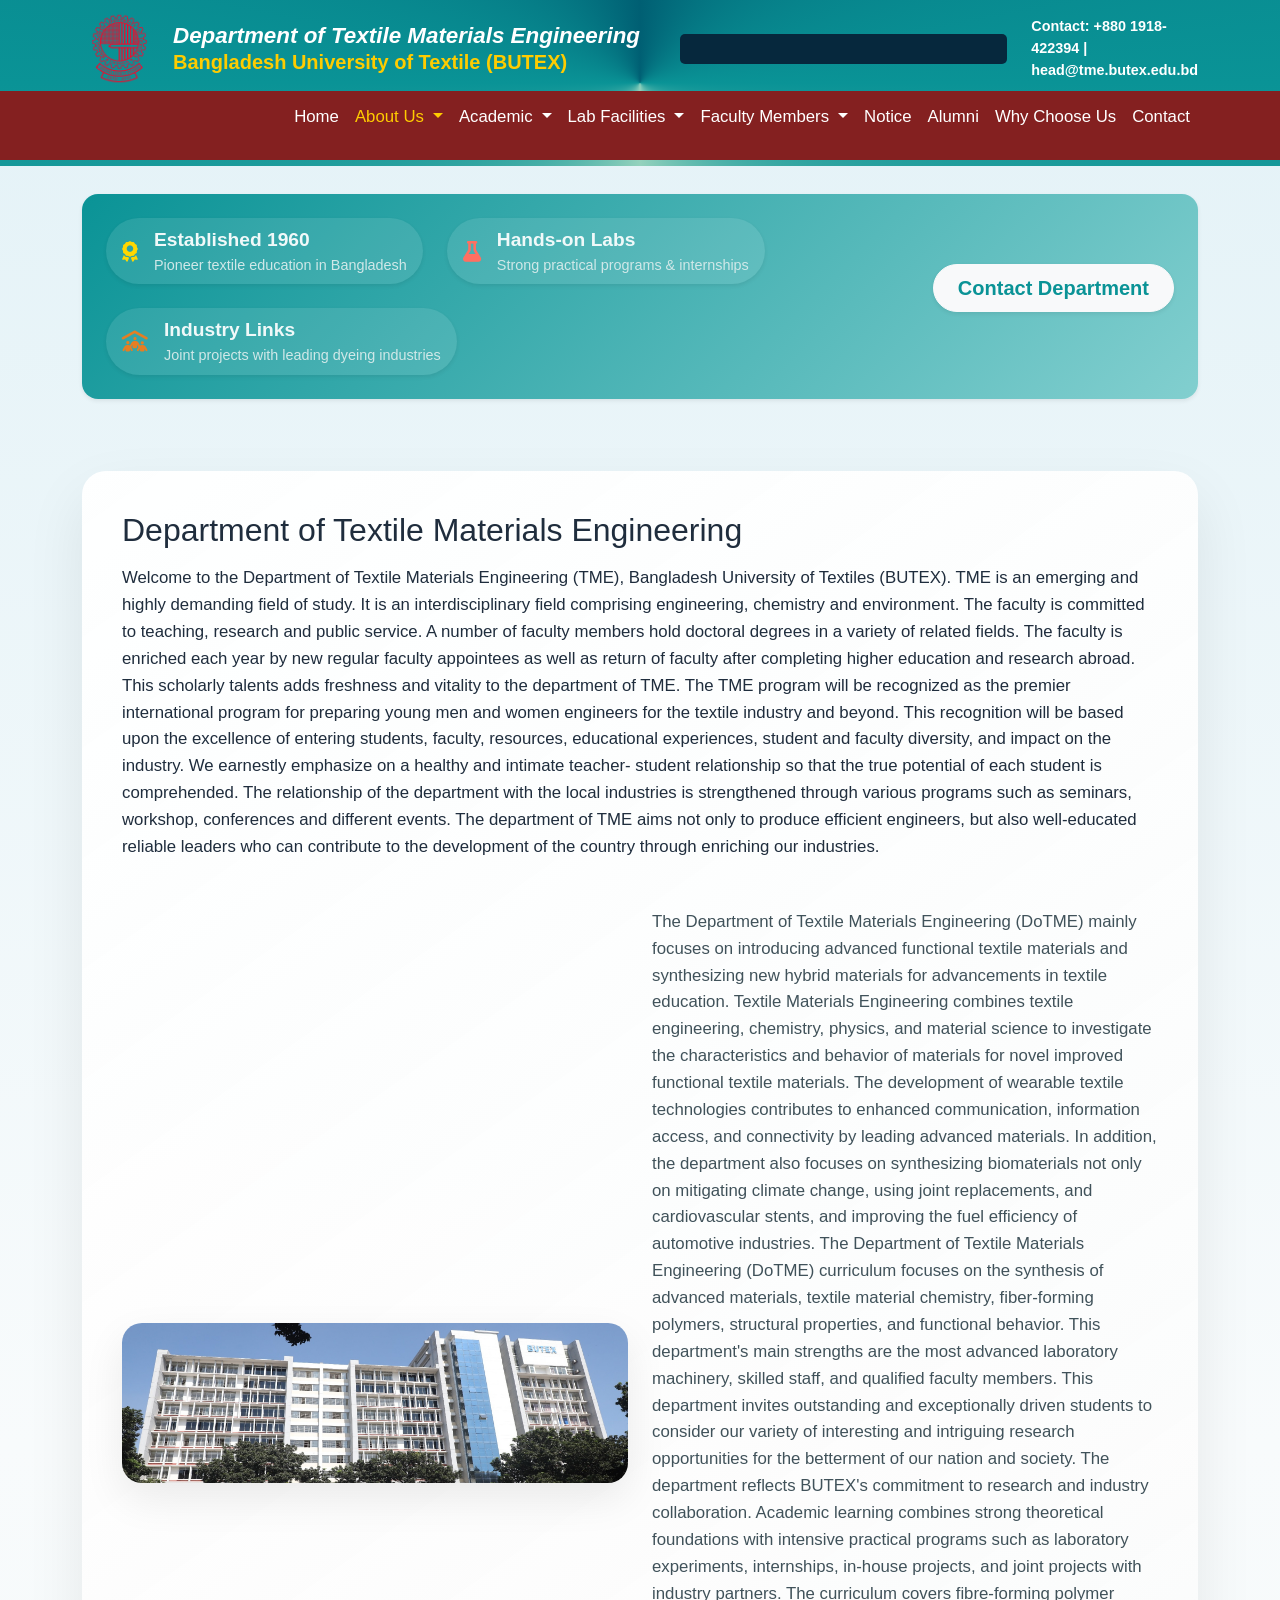
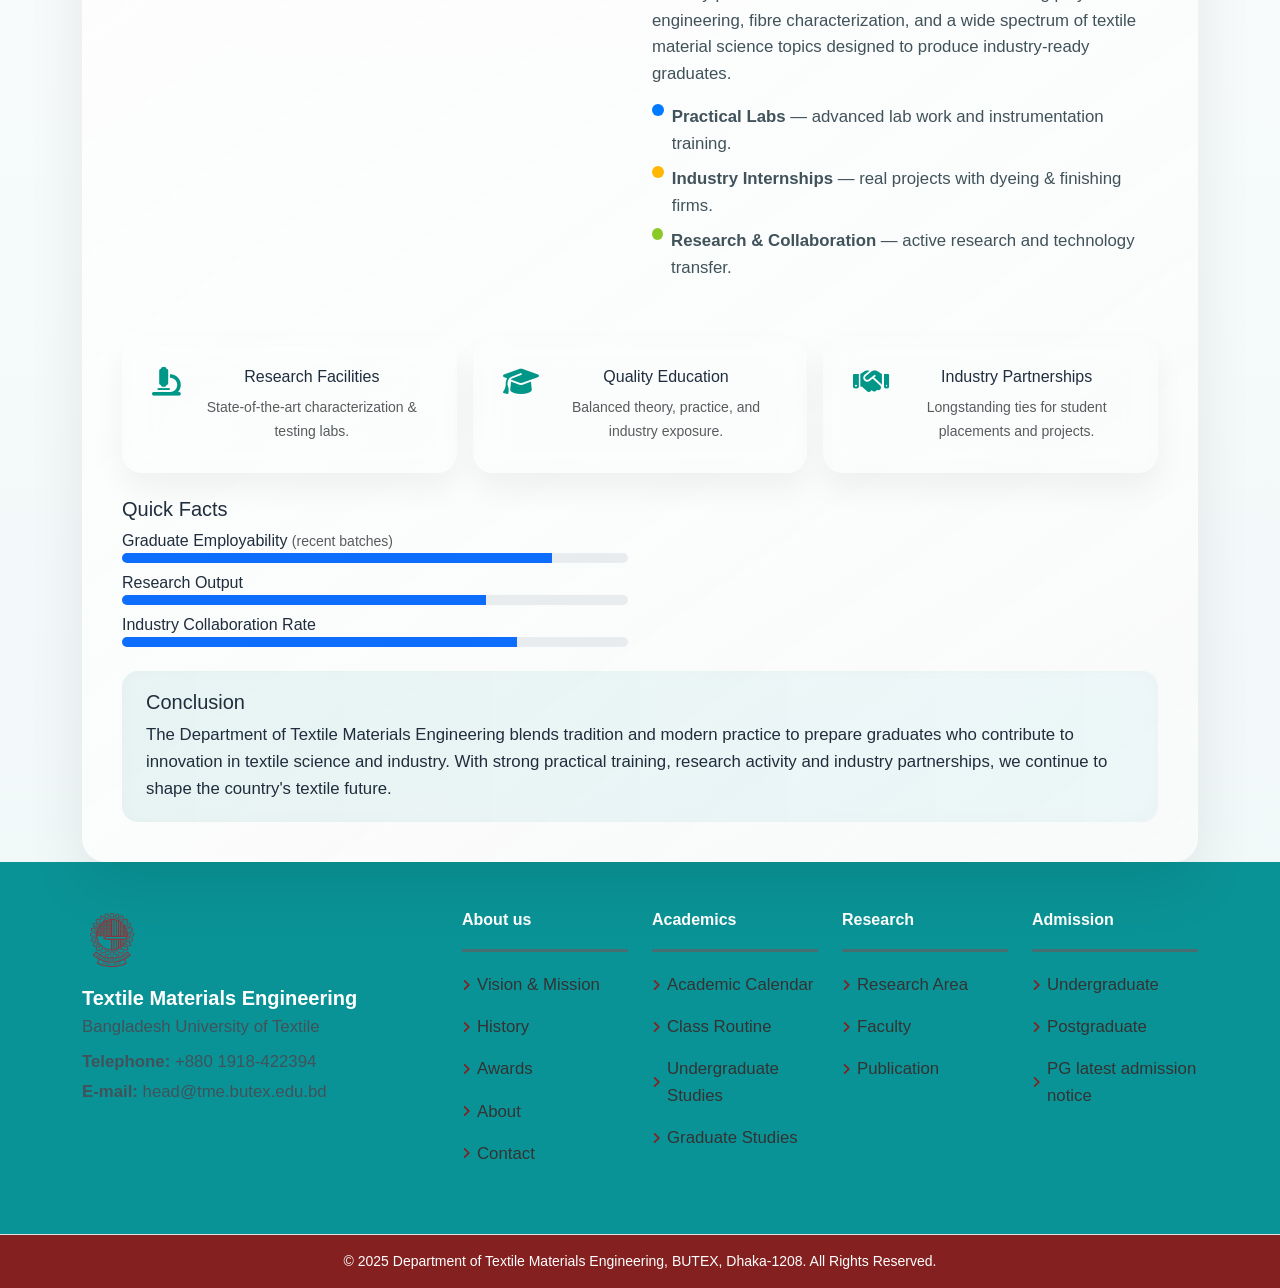
<file: about.html>
<!DOCTYPE html>
<html lang="en">

<head>
  <meta charset="UTF-8" />
  <meta name="viewport" content="width=device-width, initial-scale=1" />
  <title>Department of TME</title>
  <link rel="icon" type="image/webp" href="./images/logo.webp" />

  <!-- ==================== CSS LINKS ==================== -->
  <!-- AOS Animation Library -->
  <link href="aos/dist/aos.css" rel="stylesheet" />
  <!-- Bootstrap -->
  <link href="./bootstrap/bootstrap.min.css" rel="stylesheet" />
  <!-- FontAwesome -->
  <link href="./fontawesome/css/all.min.css" rel="stylesheet" />
  <!-- Custom Styles -->
  <link href="./css/style.css?v=1.0.1" rel="stylesheet" />
</head>

<body class="about-page">
<header>
	
<!-- Navbar with 2 rows -->
<nav class="navbar navbar-expand-lg navbar-dark flex-column fixed-top">
  <div class="container d-flex justify-content-between align-items-center">
    <!-- Logo and texts (upper row) -->
    <a href="index.html" class="navbar-brand">
      <img src="./images/logo.webp" alt="Logo" />
      <div class="brand-text">
        <div class="line1"><em>Department of Textile Materials Engineering</em></div>
        <div class="line2">Bangladesh University of Textile (BUTEX)</div>
      </div>
    </a>
<!-- Scrolling Notice Bar -->
    <div class="notice-wrapper flex-grow-1 mx-4 overflow-hidden position-relative">
      <div class="notice-text">
        ⚠️ <strong>Important Notice:</strong> Admission for Fall 2025 is now open! Apply before Sept 30. Visit admission.butex.edu.bd for details.
      </div>
    </div>
    <!-- right top area -->
    <div class="d-none d-lg-block text-white" style="font-weight: 600; font-size: 0.9rem;">
      Contact: +880 1918-422394 | head@tme.butex.edu.bd
    </div>
  </div>

  <!-- Menu row below -->
  <div class="navbar-menu-row w-100">
    <div class="container">
      <button
        class="navbar-toggler"
        type="button"
        data-bs-toggle="collapse"
        data-bs-target="#navbarSupportedContent"
        aria-controls="navbarSupportedContent"
        aria-expanded="false"
        aria-label="Toggle navigation"
      >
        <span class="navbar-toggler-icon"></span>
      </button>

      <div class="collapse navbar-collapse justify-content-end" id="navbarSupportedContent">
        <ul class="navbar-nav">
          <li class="nav-item active">
            <a class="nav-link" href="index.html">Home</a>
          </li>

          <li class="nav-item dropdown">
            <a
              class="nav-link dropdown-toggle"
              href="#"
              id="whoWeAreDropdown"
              role="button"
              data-bs-toggle="dropdown"
              aria-expanded="false"
            >
              About Us
            </a>
            <ul class="dropdown-menu dropdown-menu-end" aria-labelledby="whoWeAreDropdown">
              <li><a class="dropdown-item" href="about.html">About</a></li>
              <li><a class="dropdown-item" href="mission-vision.html">Mission & Vision</a></li>
              <li><a class="dropdown-item" href="history.html">History</a></li>
              <li><a class="dropdown-item" href="message.html">Message From Head</a></li>
			  <li><a class="dropdown-item" href="message.html">Career</a></li>
            </ul>
          </li>

          <li class="nav-item dropdown">
            <a
              class="nav-link dropdown-toggle"
              href="#"
              id="academicDropdown"
              role="button"
              data-bs-toggle="dropdown"
              aria-expanded="false"
            >
              Academic
            </a>
            <ul class="dropdown-menu dropdown-menu-end" aria-labelledby="academicDropdown">
              <li><a class="dropdown-item" href="undergraduate.html">Undergraduate Program</a></li>
              <li><a class="dropdown-item" href="curriculum.html">Curriculum Structure</a></li>
              <li><a class="dropdown-item" href="admission.html">Admission Requirements</a></li>
              <li><a class="dropdown-item" href="calendar.html">Academic Calendar</a></li>
              <li><a class="dropdown-item" href="routine.html">Class Routine</a></li>
              <li><a class="dropdown-item" href="exam.html">Exam Schedule</a></li>
              <li><a class="dropdown-item" href="results.html">Results</a></li>
            </ul>
          </li>
		  <li class="nav-item dropdown">
		  <a
			class="nav-link dropdown-toggle"
			href="#"
			id="whoWeAreDropdown"
			role="button"
			data-bs-toggle="dropdown"
			aria-expanded="false"
		  >
			Lab Facilities
		  </a>
		  <ul class="dropdown-menu dropdown-menu-end" aria-labelledby="whoWeAreDropdown">
			<li>
			  <a class="dropdown-item" href="lab.html">Lab Instrument List</a>
			</li>
			<li>
			  <a class="dropdown-item" href="lab-tests.html">Testing Facilities for Students</a>
			</li>
			<li>
			  <a class="dropdown-item" href="lab-services.html">Testing Services for Outsiders</a>
			</li>
		  </ul>
		</li>
		<li class="nav-item dropdown">
		  <a
			class="nav-link dropdown-toggle"
			href="#"
			id="whoWeAreDropdown"
			role="button"
			data-bs-toggle="dropdown"
			aria-expanded="false"
		  >
			Faculty Members
		  </a>
		  <ul class="dropdown-menu dropdown-menu-end" aria-labelledby="whoWeAreDropdown">
			<li>
			  <a class="dropdown-item" href="lab.html">Active Faculty</a>
			</li>
			<li>
			  <a class="dropdown-item" href="lab-tests.html">Officer & Staff</a>
			</li>
			
		  </ul>
		</li>
		<li class="nav-item">
            <a class="nav-link" href="lab.html">Notice</a>
          </li>
		  <li class="nav-item">
            <a class="nav-link" href="lab.html">Alumni</a>
          </li>
		  <li class="nav-item">
            <a class="nav-link" href="why choose.html">Why Choose Us</a>
          </li>
          <li class="nav-item">
            <a class="nav-link" href="contact.html">Contact</a>
          </li>
        </ul>
      </div>
    </div>
  </div>
</nav>
</header>
  <main class="about-main">
    <div class="container">

      <!-- Intro Highlight Section -->
      <section class="intro-highlight py-4 mb-5" data-aos="fade-up">
        <div class="container rounded-4 shadow-sm p-4"
          style="background: linear-gradient(135deg, #0a9396, #82cfcf); color: #f0f9f9;">
          <div class="row align-items-center g-3">
            <div class="col-md-8">
              <div
                class="d-flex flex-wrap gap-4 justify-content-center justify-content-md-start">

                <div
                  class="chip d-flex align-items-center gap-3 px-3 py-2 bg-white bg-opacity-10 rounded-pill shadow-sm">
                  <i class="fa-solid fa-award fa-2x" style="color:#ffd700;"></i>
                  <div>
                    <strong style="font-size:1.2rem;">Established 1960</strong>
                    <div style="font-size:0.9rem; color:#d0e8e8;">Pioneer textile education in Bangladesh
                    </div>
                  </div>
                </div>

                <div
                  class="chip d-flex align-items-center gap-3 px-3 py-2 bg-white bg-opacity-10 rounded-pill shadow-sm">
                  <i class="fa-solid fa-flask fa-2x" style="color:#ff6f61;"></i>
                  <div>
                    <strong style="font-size:1.2rem;">Hands-on Labs</strong>
                    <div style="font-size:0.9rem; color:#d0e8e8;">Strong practical programs & internships</div>
                  </div>
                </div>

                <div
                  class="chip d-flex align-items-center gap-3 px-3 py-2 bg-white bg-opacity-10 rounded-pill shadow-sm">
                  <i class="fa-solid fa-people-roof fa-2x" style="color:#e67e22;"></i>
                  <div>
                    <strong style="font-size:1.2rem;">Industry Links</strong>
                    <div style="font-size:0.9rem; color:#d0e8e8;">Joint projects with leading dyeing industries
                    </div>
                  </div>
                </div>

              </div>
            </div>

            <div class="col-md-4 text-center text-md-end mt-3 mt-md-0">
              <a href="#contact" class="btn btn-lg btn-light rounded-pill px-4 fw-semibold shadow-sm"
                style="color:#0a9396; transition: all 0.3s;">
                Contact Department
              </a>
            </div>
          </div>
        </div>
      </section>

      <!-- Main about card: image left, text right (desktop) -->
      <div class="about-card position-relative overflow-hidden" data-aos="fade-up">

        <h2 class="mb-3">Department of Textile Materials Engineering</h2>

        <p style="color:var(--muted);">
          Welcome to the Department of Textile Materials Engineering (TME), Bangladesh University of Textiles (BUTEX).
          TME is an emerging and highly demanding field of study. It is an interdisciplinary field comprising engineering,
          chemistry and environment. The faculty is committed to teaching, research and public service. A number of
          faculty members hold doctoral degrees in a variety of related fields. The faculty is enriched each year by new
          regular faculty appointees as well as return of faculty after completing higher education and research abroad.
          This scholarly talents adds freshness and vitality to the department of TME. The TME program will be recognized
          as the premier international program for preparing young men and women engineers for the textile industry and
          beyond. This recognition will be based upon the excellence of entering students, faculty, resources,
          educational experiences, student and faculty diversity, and impact on the industry. We earnestly emphasize on a
          healthy and intimate teacher- student relationship so that the true potential of each student is comprehended.
          The relationship of the department with the local industries is strengthened through various programs such as
          seminars, workshop, conferences and different events. The department of TME aims not only to produce efficient
          engineers, but also well-educated reliable leaders who can contribute to the development of the country through
          enriching our industries.
        </p>

        <div class="row g-4 align-items-center mt-4">

          <div class="col-lg-6" data-aos="zoom-in" data-aos-delay="120">
            <div class="about-image">
              <img src="./images/tme-department.jpg" alt="Department building" class="img-fluid rounded" />
            </div>
          </div>

          <div class="col-lg-6" data-aos="fade-left" data-aos-delay="180">
            <p class="lead" style="color: #40525a; font-size:1.05rem;">
              The Department of Textile Materials Engineering (DoTME) mainly focuses on introducing advanced functional
              textile materials and synthesizing new hybrid materials for advancements in textile education. Textile
              Materials Engineering combines textile engineering, chemistry, physics, and material science to investigate
              the characteristics and behavior of materials for novel improved functional textile materials. The
              development of wearable textile technologies contributes to enhanced communication, information access,
              and connectivity by leading advanced materials. In addition, the department also focuses on synthesizing
              biomaterials not only on mitigating climate change, using joint replacements, and cardiovascular stents,
              and improving the fuel efficiency of automotive industries.

              The Department of Textile Materials Engineering (DoTME) curriculum focuses on the synthesis of advanced
              materials, textile material chemistry, fiber-forming polymers, structural properties, and functional
              behavior. This department's main strengths are the most advanced laboratory machinery, skilled staff, and
              qualified faculty members. This department invites outstanding and exceptionally driven students to
              consider our variety of interesting and intriguing research opportunities for the betterment of our nation
              and society. The department reflects BUTEX's commitment to research and industry collaboration. Academic
              learning combines strong theoretical foundations with intensive practical programs such as laboratory
              experiments, internships, in-house projects, and joint projects with industry partners. The curriculum
              covers fibre-forming polymer engineering, fibre characterization, and a wide spectrum of textile material
              science topics designed to produce industry-ready graduates.
            </p>

            <ul class="list-unstyled mt-3">
              <li class="d-flex align-items-start mb-2">
                <span class="stat-dot" style="background:#007bff"></span>
                <div><strong>Practical Labs</strong> — advanced lab work and instrumentation training.</div>
              </li>
              <li class="d-flex align-items-start mb-2">
                <span class="stat-dot" style="background:#ffb703"></span>
                <div><strong>Industry Internships</strong> — real projects with dyeing & finishing firms.</div>
              </li>
              <li class="d-flex align-items-start">
                <span class="stat-dot" style="background:#8ac926"></span>
                <div><strong>Research & Collaboration</strong> — active research and technology transfer.</div>
              </li>
            </ul>
          </div>
        </div>

        <!-- Feature highlights -->
        <div class="row mt-4 g-3" data-aos="fade-up" data-aos-delay="240">
          <div class="col-md-4">
            <div class="feature-card h-100 d-flex gap-3">
              <div class="flex-shrink-0"><i class="fa-solid fa-microscope"></i></div>
              <div>
                <h6>Research Facilities</h6>
                <small class="text-muted">State-of-the-art characterization & testing labs.</small>
              </div>
            </div>
          </div>

          <div class="col-md-4">
            <div class="feature-card h-100 d-flex gap-3">
              <div class="flex-shrink-0"><i class="fa-solid fa-graduation-cap"></i></div>
              <div>
                <h6>Quality Education</h6>
                <small class="text-muted">Balanced theory, practice, and industry exposure.</small>
              </div>
            </div>
          </div>

          <div class="col-md-4">
            <div class="feature-card h-100 d-flex gap-3">
              <div class="flex-shrink-0"><i class="fa-solid fa-handshake"></i></div>
              <div>
                <h6>Industry Partnerships</h6>
                <small class="text-muted">Longstanding ties for student placements and projects.</small>
              </div>
            </div>
          </div>
        </div>

        <!-- Stats / progress graphics -->
        <div class="row mt-4 align-items-center" data-aos="fade-up" data-aos-delay="320">
          <div class="col-md-6">
            <h5>Quick Facts</h5>

            <div class="mb-2">
              Graduate Employability <small class="text-muted">(recent batches)</small>
              <div class="progress" style="height:10px; border-radius:10px; overflow:hidden;">
                <div class="progress-bar" role="progressbar" style="width:85%" aria-valuenow="85" aria-valuemin="0"
                  aria-valuemax="100"></div>
              </div>
            </div>

            <div class="mb-2">
              Research Output
              <div class="progress" style="height:10px; border-radius:10px; overflow:hidden;">
                <div class="progress-bar" role="progressbar" style="width:72%" aria-valuenow="72" aria-valuemin="0"
                  aria-valuemax="100"></div>
              </div>
            </div>

            <div>
              Industry Collaboration Rate
              <div class="progress" style="height:10px; border-radius:10px; overflow:hidden;">
                <div class="progress-bar" role="progressbar" style="width:78%" aria-valuenow="78" aria-valuemin="0"
                  aria-valuemax="100"></div>
              </div>
            </div>
          </div>
        </div>

        <!-- Conclusion / callout -->
        <div class="row mt-4">
          <div class="col-12">
            <div class="conclusion d-flex flex-column flex-md-row justify-content-between align-items-start gap-3"
              data-aos="fade-up" data-aos-delay="380">
              <div>
                <h5>Conclusion</h5>
                <p class="mb-0" style="color:var(--muted)">
                  The Department of Textile Materials Engineering blends tradition and modern practice to prepare
                  graduates who contribute to innovation in textile science and industry. With strong practical training,
                  research activity and industry partnerships, we continue to shape the country's textile future.
                </p>
              </div>
            </div>
          </div>
        </div>

      </div> <!-- end about-card -->

    </div> <!-- end container -->
  </main>

  <!-- ================== FOOTER START ================== -->
  <footer class="text-white">

    <!-- Top Footer -->
    <div class="py-5 border-bottom" style="background-color: #0a9396;">
      <div class="container">
        <div class="row gy-4">

          <!-- Left: Logo + Info -->
          <div class="col-lg-4 col-md-6 text-center text-lg-start">
            <img src="./images/logo.webp" alt="Logo" class="mb-3" style="max-width: 60px;" />
            <h5 class="fw-bold mb-1">Textile Materials Engineering</h5>
            <p class="mb-2">Bangladesh University of Textile</p>
            <p class="mb-1"><strong>Telephone:</strong> +880 1918-422394</p>
            <p class="mb-0"><strong>E-mail:</strong> head@tme.butex.edu.bd</p>
          </div>

          <!-- About Us -->
          <div class="col-lg-2 col-md-6">
            <h6 class="fw-bold mb-3 text-center text-lg-start">About us</h6>
            <hr class="footer-divider" />
            <ul class="list-unstyled text-center text-lg-start">
              <li><a href="#" class="footer-link">Vision & Mission</a></li>
              <li><a href="#" class="footer-link">History</a></li>
              <li><a href="#" class="footer-link">Awards</a></li>
              <li><a href="#" class="footer-link">About</a></li>
              <li><a href="#" class="footer-link">Contact</a></li>
            </ul>
          </div>

          <!-- Academics -->
          <div class="col-lg-2 col-md-6">
            <h6 class="fw-bold mb-3 text-center text-lg-start">Academics</h6>
            <hr class="footer-divider" />
            <ul class="list-unstyled text-center text-lg-start">
              <li><a href="#" class="footer-link">Academic Calendar</a></li>
              <li><a href="#" class="footer-link">Class Routine</a></li>
              <li><a href="#" class="footer-link">Undergraduate Studies</a></li>
              <li><a href="#" class="footer-link">Graduate Studies</a></li>
            </ul>
          </div>

          <!-- Research -->
          <div class="col-lg-2 col-md-6">
            <h6 class="fw-bold mb-3 text-center text-lg-start">Research</h6>
            <hr class="footer-divider" />
            <ul class="list-unstyled text-center text-lg-start">
              <li><a href="#" class="footer-link">Research Area</a></li>
              <li><a href="#" class="footer-link">Faculty</a></li>
              <li><a href="#" class="footer-link">Publication</a></li>
            </ul>
          </div>

          <!-- Admission -->
          <div class="col-lg-2 col-md-6">
            <h6 class="fw-bold mb-3 text-center text-lg-start">Admission</h6>
            <hr class="footer-divider" />
            <ul class="list-unstyled text-center text-lg-start">
              <li><a href="#" class="footer-link">Undergraduate</a></li>
              <li><a href="#" class="footer-link">Postgraduate</a></li>
              <li><a href="#" class="footer-link">PG latest admission notice</a></li>
            </ul>
          </div>

        </div>
      </div>
    </div>

    <!-- Bottom Footer -->
    <div class="text-center py-3 small" style="background-color: #842020;">
      &copy; 2025 Department of Textile Materials Engineering, BUTEX, Dhaka-1208. All Rights Reserved.
    </div>

  </footer>
  <!-- ================== FOOTER END ================== -->

  <!-- JS SCRIPTS -->
  <script src="./js/jquery-3.6.0.min.js"></script>
  <!-- Bootstrap JS Bundle -->
  <script src="./bootstrap/bootstrap.bundle.min.js"></script>
  <!-- AOS JS Bundle -->
  <script src="./aos/dist/aos.js"></script>

  <script>
    AOS.init({
      duration: 1000,
      once: true,
      disable: function () {
        return window.innerWidth < 768;
      }
    });
  </script>

  <script>
    function setSelector() {
      var tabsNewAnim = $('#navbarSupportedContent');
      var activeItemNewAnim = tabsNewAnim.find('.active');
      if (!activeItemNewAnim.length) return;

      var activeHeight = activeItemNewAnim.innerHeight();
      var activeWidth = activeItemNewAnim.innerWidth();
      var itemPos = activeItemNewAnim.position();
      $(".hori-selector").css({
        top: activeItemNewAnim.position().top + activeHeight - 3 + "px",
        left: itemPos.left + "px",
        width: activeWidth + "px"
      });
    }

    $(document).ready(function () {
      // URL-based auto-active menu
      var currentPage = window.location.pathname.split("/").pop();
      if (currentPage === "") currentPage = "index.html"; // default page

      $('#navbarSupportedContent a').each(function () {
        var linkPage = $(this).attr('href');
        if (linkPage === currentPage) {
          $('#navbarSupportedContent').find('.active').removeClass("active");
          $(this).parent().addClass('active');

          // If dropdown-item, activate its parent dropdown menu
          if ($(this).hasClass('dropdown-item')) {
            $(this).closest('.dropdown').addClass('active');
          }
        }
      });

      setSelector();

      $("#navbarSupportedContent").on("click", "li", function () {
        $('#navbarSupportedContent').find('.active').removeClass("active");
        $(this).addClass("active");
        setSelector();
      });
    });

    $(window).on("resize", function () {
      setTimeout(function () {
        setSelector();
      }, 500);
    });
  </script>

</body>

</html>
</file>
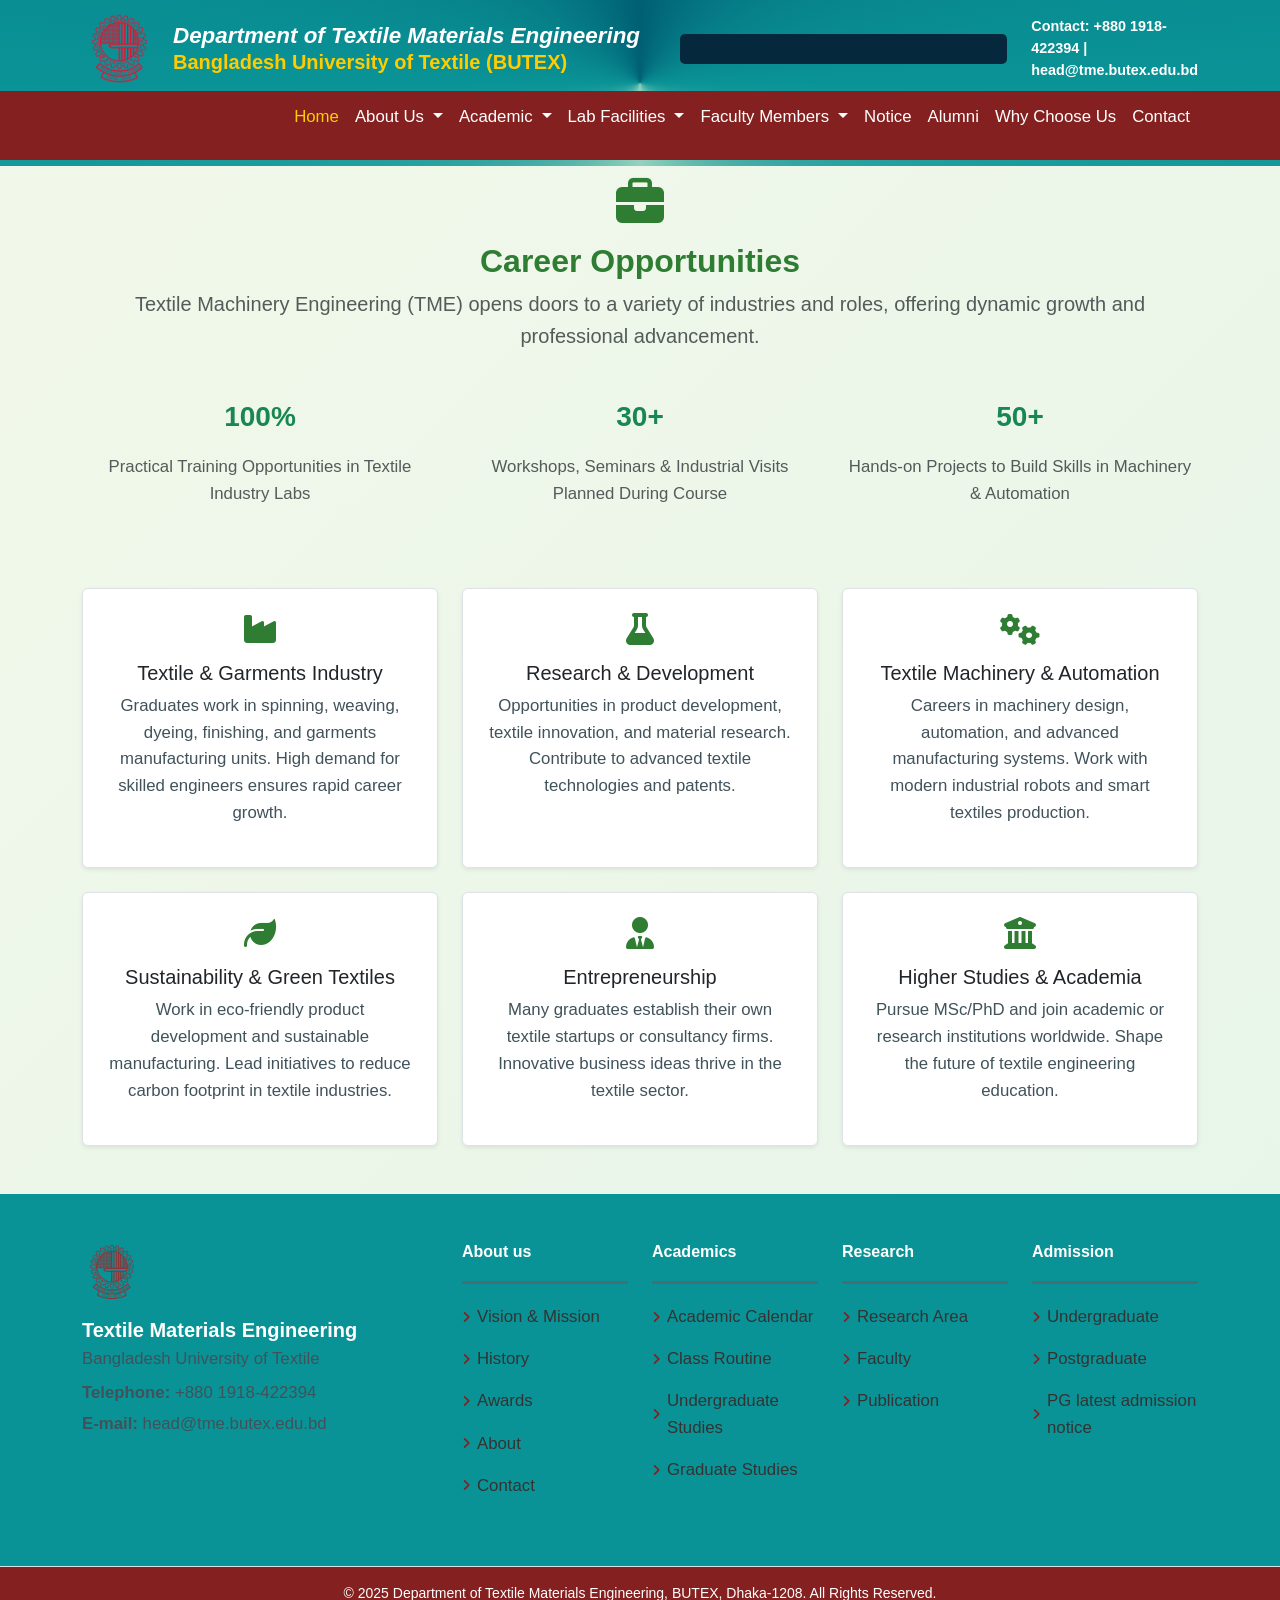
<file: career.html>
<!DOCTYPE html>
<html lang="en">

<head>
  <meta charset="UTF-8" />
  <meta name="viewport" content="width=device-width, initial-scale=1" />
  <title>Department of TME</title>
  <link rel="icon" type="image/webp" href="./images/logo.jpg" />
  <!-- ==================== CSS LINKS ==================== -->
  <!-- AOS CSS -->
  <link href="aos/dist/aos.css" rel="stylesheet" />
  <!-- Bootstrap -->
  <link href="./bootstrap/bootstrap.min.css" rel="stylesheet" />
  <!-- FontAwesome -->
  <link href="./fontawesome/css/all.min.css" rel="stylesheet" />
  <!-- Custom Styles -->
  <link href="./css/style.css?v=1.0.1" rel="stylesheet" />
</head>

<body>
<header>
	
<!-- Navbar with 2 rows -->
<nav class="navbar navbar-expand-lg navbar-dark flex-column fixed-top">
  <div class="container d-flex justify-content-between align-items-center">
    <!-- Logo and texts (upper row) -->
    <a href="index.html" class="navbar-brand">
      <img src="./images/logo.webp" alt="Logo" />
      <div class="brand-text">
        <div class="line1"><em>Department of Textile Materials Engineering</em></div>
        <div class="line2">Bangladesh University of Textile (BUTEX)</div>
      </div>
    </a>
<!-- Scrolling Notice Bar -->
    <div class="notice-wrapper flex-grow-1 mx-4 overflow-hidden position-relative">
      <div class="notice-text">
        ⚠️ <strong>Important Notice:</strong> Admission for Fall 2025 is now open! Apply before Sept 30. Visit admission.butex.edu.bd for details.
      </div>
    </div>
    <!-- right top area -->
    <div class="d-none d-lg-block text-white" style="font-weight: 600; font-size: 0.9rem;">
      Contact: +880 1918-422394 | head@tme.butex.edu.bd
    </div>
  </div>

  <!-- Menu row below -->
  <div class="navbar-menu-row w-100">
    <div class="container">
      <button
        class="navbar-toggler"
        type="button"
        data-bs-toggle="collapse"
        data-bs-target="#navbarSupportedContent"
        aria-controls="navbarSupportedContent"
        aria-expanded="false"
        aria-label="Toggle navigation"
      >
        <span class="navbar-toggler-icon"></span>
      </button>

      <div class="collapse navbar-collapse justify-content-end" id="navbarSupportedContent">
        <ul class="navbar-nav">
          <li class="nav-item active">
            <a class="nav-link" href="index.html">Home</a>
          </li>

          <li class="nav-item dropdown">
            <a
              class="nav-link dropdown-toggle"
              href="#"
              id="whoWeAreDropdown"
              role="button"
              data-bs-toggle="dropdown"
              aria-expanded="false"
            >
              About Us
            </a>
            <ul class="dropdown-menu dropdown-menu-end" aria-labelledby="whoWeAreDropdown">
              <li><a class="dropdown-item" href="about.html">About</a></li>
              <li><a class="dropdown-item" href="mission-vision.html">Mission & Vision</a></li>
              <li><a class="dropdown-item" href="history.html">History</a></li>
              <li><a class="dropdown-item" href="message.html">Message From Head</a></li>
			  <li><a class="dropdown-item" href="message.html">Career</a></li>
            </ul>
          </li>

          <li class="nav-item dropdown">
            <a
              class="nav-link dropdown-toggle"
              href="#"
              id="academicDropdown"
              role="button"
              data-bs-toggle="dropdown"
              aria-expanded="false"
            >
              Academic
            </a>
            <ul class="dropdown-menu dropdown-menu-end" aria-labelledby="academicDropdown">
              <li><a class="dropdown-item" href="undergraduate.html">Undergraduate Program</a></li>
              <li><a class="dropdown-item" href="curriculum.html">Curriculum Structure</a></li>
              <li><a class="dropdown-item" href="admission.html">Admission Requirements</a></li>
              <li><a class="dropdown-item" href="calendar.html">Academic Calendar</a></li>
              <li><a class="dropdown-item" href="routine.html">Class Routine</a></li>
              <li><a class="dropdown-item" href="exam.html">Exam Schedule</a></li>
              <li><a class="dropdown-item" href="results.html">Results</a></li>
            </ul>
          </li>
		  <li class="nav-item dropdown">
		  <a
			class="nav-link dropdown-toggle"
			href="#"
			id="whoWeAreDropdown"
			role="button"
			data-bs-toggle="dropdown"
			aria-expanded="false"
		  >
			Lab Facilities
		  </a>
		  <ul class="dropdown-menu dropdown-menu-end" aria-labelledby="whoWeAreDropdown">
			<li>
			  <a class="dropdown-item" href="lab.html">Lab Instrument List</a>
			</li>
			<li>
			  <a class="dropdown-item" href="lab-tests.html">Testing Facilities for Students</a>
			</li>
			<li>
			  <a class="dropdown-item" href="lab-services.html">Testing Services for Outsiders</a>
			</li>
		  </ul>
		</li>
		<li class="nav-item dropdown">
		  <a
			class="nav-link dropdown-toggle"
			href="#"
			id="whoWeAreDropdown"
			role="button"
			data-bs-toggle="dropdown"
			aria-expanded="false"
		  >
			Faculty Members
		  </a>
		  <ul class="dropdown-menu dropdown-menu-end" aria-labelledby="whoWeAreDropdown">
			<li>
			  <a class="dropdown-item" href="lab.html">Active Faculty</a>
			</li>
			<li>
			  <a class="dropdown-item" href="lab-tests.html">Officer & Staff</a>
			</li>
			
		  </ul>
		</li>
		<li class="nav-item">
            <a class="nav-link" href="lab.html">Notice</a>
          </li>
		  <li class="nav-item">
            <a class="nav-link" href="lab.html">Alumni</a>
          </li>
		  <li class="nav-item">
            <a class="nav-link" href="why choose.html">Why Choose Us</a>
          </li>
          <li class="nav-item">
            <a class="nav-link" href="contact.html">Contact</a>
          </li>
        </ul>
      </div>
    </div>
  </div>
</nav>
</header>
<main style="padding-top:130px;">
  <!-- Career Opportunities Section -->
<!-- Career Opportunities Section -->
<section id="career-opportunities" class="py-5 position-relative" style="background-color: #f1f8e9;">
  <div class="container" data-aos="fade-up">
    <!-- Section Header -->
    <div class="text-center mb-5">
      <i class="fas fa-briefcase fa-3x mb-3" style="color: #2e7d32;"></i>
      <h2 class="fw-bold career-title">Career Opportunities</h2>
      <p class="text-muted fs-5">Textile Machinery Engineering (TME) opens doors to a variety of industries and roles, offering dynamic growth and professional advancement.</p>
    </div>

    <!-- Highlight Stats -->
<div class="row text-center mb-5">
  <div class="col-md-4 mb-3">
    <h3 class="text-success fw-bold">100%</h3>
    <p class="text-muted">Practical Training Opportunities in Textile Industry Labs</p>
  </div>
  <div class="col-md-4 mb-3">
    <h3 class="text-success fw-bold">30+</h3>
    <p class="text-muted">Workshops, Seminars & Industrial Visits Planned During Course</p>
  </div>
  <div class="col-md-4 mb-3">
    <h3 class="text-success fw-bold">50+</h3>
    <p class="text-muted">Hands-on Projects to Build Skills in Machinery & Automation</p>
  </div>
</div>


    <!-- Career Cards -->
    <div class="row g-4 text-center">
      <div class="col-md-4">
        <div class="career-card p-4 border rounded shadow-sm bg-white h-100">
          <i class="fas fa-industry fa-2x mb-3 career-icon"></i>
          <h5>Textile & Garments Industry</h5>
          <p>Graduates work in spinning, weaving, dyeing, finishing, and garments manufacturing units. High demand for skilled engineers ensures rapid career growth.</p>
        </div>
      </div>
      <div class="col-md-4">
        <div class="career-card p-4 border rounded shadow-sm bg-white h-100">
          <i class="fas fa-flask fa-2x mb-3 career-icon"></i>
          <h5>Research & Development</h5>
          <p>Opportunities in product development, textile innovation, and material research. Contribute to advanced textile technologies and patents.</p>
        </div>
      </div>
      <div class="col-md-4">
        <div class="career-card p-4 border rounded shadow-sm bg-white h-100">
          <i class="fas fa-cogs fa-2x mb-3 career-icon"></i>
          <h5>Textile Machinery & Automation</h5>
          <p>Careers in machinery design, automation, and advanced manufacturing systems. Work with modern industrial robots and smart textiles production.</p>
        </div>
      </div>
      <div class="col-md-4">
        <div class="career-card p-4 border rounded shadow-sm bg-white h-100">
          <i class="fas fa-leaf fa-2x mb-3 career-icon"></i>
          <h5>Sustainability & Green Textiles</h5>
          <p>Work in eco-friendly product development and sustainable manufacturing. Lead initiatives to reduce carbon footprint in textile industries.</p>
        </div>
      </div>
      <div class="col-md-4">
        <div class="career-card p-4 border rounded shadow-sm bg-white h-100">
          <i class="fas fa-user-tie fa-2x mb-3 career-icon"></i>
          <h5>Entrepreneurship</h5>
          <p>Many graduates establish their own textile startups or consultancy firms. Innovative business ideas thrive in the textile sector.</p>
        </div>
      </div>
      <div class="col-md-4">
        <div class="career-card p-4 border rounded shadow-sm bg-white h-100">
          <i class="fas fa-university fa-2x mb-3 career-icon"></i>
          <h5>Higher Studies & Academia</h5>
          <p>Pursue MSc/PhD and join academic or research institutions worldwide. Shape the future of textile engineering education.</p>
        </div>
      </div>
    </div>

  </div>

  <!-- Optional Animated Background Icons -->
  <div class="position-absolute top-0 start-0 w-100 h-100 overflow-hidden" style="pointer-events:none;">
    <i class="fas fa-cogs career-bg-icon"></i>
    <i class="fas fa-flask career-bg-icon"></i>
    <i class="fas fa-industry career-bg-icon"></i>
  </div>
</section>


</main>

  <!-- ================== FOOTER START ================== -->
  <footer class="text-white">
    <!-- Top Footer -->
    <div class="py-5 border-bottom" style="background-color: #0a9396;">
      <div class="container">
        <div class="row gy-4">
          <!-- Left: Logo + Info -->
          <div class="col-lg-4 col-md-6 text-center text-lg-start">
            <img src="./images/logo.webp" alt="Logo" class="mb-3" style="max-width: 60px;" />
            <h5 class="fw-bold mb-1">Textile Materials Engineering</h5>
            <p class="mb-2">Bangladesh University of Textile</p>
            <p class="mb-1"><strong>Telephone:</strong> +880 1918-422394</p>
            <p class="mb-0"><strong>E-mail:</strong> head@tme.butex.edu.bd</p>
          </div>

          <!-- About Us -->
          <div class="col-lg-2 col-md-6">
            <h6 class="fw-bold mb-3 text-center text-lg-start">About us</h6>
            <hr class="footer-divider" />
            <ul class="list-unstyled text-center text-lg-start">
              <li><a href="#" class="footer-link">Vision & Mission</a></li>
              <li><a href="#" class="footer-link">History</a></li>
              <li><a href="#" class="footer-link">Awards</a></li>
              <li><a href="#" class="footer-link">About</a></li>
              <li><a href="#" class="footer-link">Contact</a></li>
            </ul>
          </div>

          <!-- Academics -->
          <div class="col-lg-2 col-md-6">
            <h6 class="fw-bold mb-3 text-center text-lg-start">Academics</h6>
            <hr class="footer-divider" />
            <ul class="list-unstyled text-center text-lg-start">
              <li><a href="#" class="footer-link">Academic Calendar</a></li>
              <li><a href="#" class="footer-link">Class Routine</a></li>
              <li><a href="#" class="footer-link">Undergraduate Studies</a></li>
              <li><a href="#" class="footer-link">Graduate Studies</a></li>
            </ul>
          </div>

          <!-- Research -->
          <div class="col-lg-2 col-md-6">
            <h6 class="fw-bold mb-3 text-center text-lg-start">Research</h6>
            <hr class="footer-divider" />
            <ul class="list-unstyled text-center text-lg-start">
              <li><a href="#" class="footer-link">Research Area</a></li>
              <li><a href="#" class="footer-link">Faculty</a></li>
              <li><a href="#" class="footer-link">Publication</a></li>
            </ul>
          </div>

          <!-- Admission -->
          <div class="col-lg-2 col-md-6">
            <h6 class="fw-bold mb-3 text-center text-lg-start">Admission</h6>
            <hr class="footer-divider" />
            <ul class="list-unstyled text-center text-lg-start">
              <li><a href="#" class="footer-link">Undergraduate</a></li>
              <li><a href="#" class="footer-link">Postgraduate</a></li>
              <li><a href="#" class="footer-link">PG latest admission notice</a></li>
            </ul>
          </div>
        </div>
      </div>
    </div>

    <!-- Bottom Footer -->
    <div class="text-center py-3 small" style="background-color: #842020;">
      &copy; 2025 Department of Textile Materials Engineering, BUTEX, Dhaka-1208. All Rights Reserved.
    </div>
  </footer>
  <!-- ================== FOOTER END ================== -->

  <script src="./js/jquery-3.6.0.min.js"></script>
  <!-- Bootstrap JS Bundle -->
  <script src="./bootstrap/bootstrap.bundle.min.js"></script>
  <!-- AOS JS Bundle -->
  <script src="./aos/dist/aos.js"></script>

  <script>
    AOS.init({
      duration: 1000,
      once: true,
      disable: function () {
        return window.innerWidth < 768;
      }
    });
  </script>

  <script>
    function setSelector() {
      var tabsNewAnim = $('#navbarSupportedContent');
      var activeItemNewAnim = tabsNewAnim.find('.active');
      if (!activeItemNewAnim.length) return;

      var activeHeight = activeItemNewAnim.innerHeight();
      var activeWidth = activeItemNewAnim.innerWidth();
      var itemPos = activeItemNewAnim.position();
      $(".hori-selector").css({
        top: activeItemNewAnim.position().top + activeHeight - 3 + "px",
        left: itemPos.left + "px",
        width: activeWidth + "px"
      });
    }

    $(document).ready(function () {
      // Auto-set active menu item based on current page URL
      var currentPage = window.location.pathname.split("/").pop();
      if (currentPage === "") currentPage = "index.html"; // default page

      $('#navbarSupportedContent a').each(function () {
        var linkPage = $(this).attr('href');
        if (linkPage === currentPage) {
          $('#navbarSupportedContent').find('.active').removeClass("active");
          $(this).parent().addClass('active');

          // If dropdown item, activate its parent dropdown menu too
          if ($(this).hasClass('dropdown-item')) {
            $(this).closest('.dropdown').addClass('active');
          }
        }
      });

      setSelector();

      $("#navbarSupportedContent").on("click", "li", function () {
        $('#navbarSupportedContent').find('.active').removeClass("active");
        $(this).addClass("active");
        setSelector();
      });
    });

    $(window).on("resize", function () {
      setTimeout(function () {
        setSelector();
      }, 500);
    });
  </script>
</body>

</html>
</file>
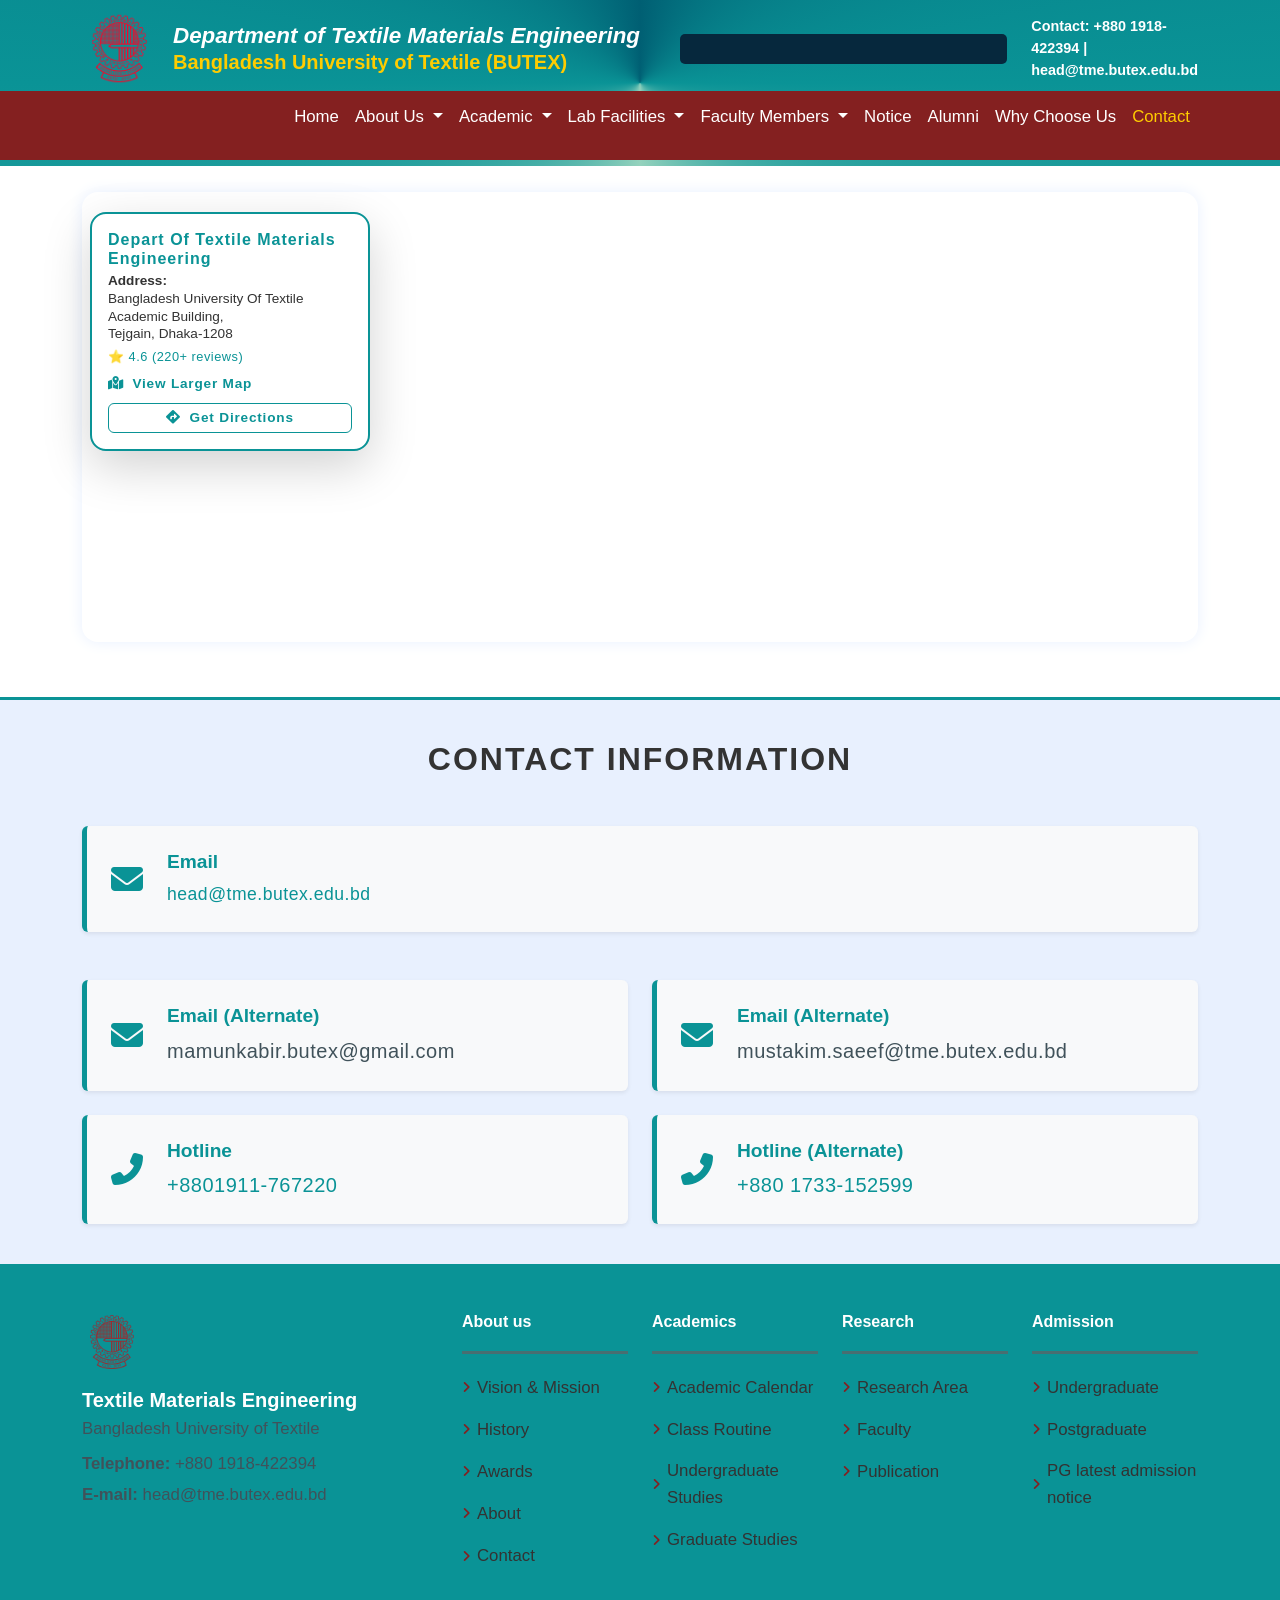
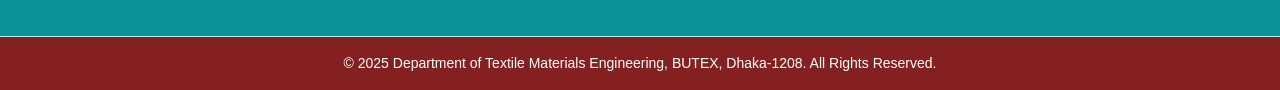
<file: contact.html>
<!DOCTYPE html>
<html lang="en">
<head>
  <meta charset="UTF-8" />
  <meta name="viewport" content="width=device-width, initial-scale=1" />
  <title>Department of TME</title>
  <link rel="icon" type="image/webp" href="./images/logo.webp" />
  <!-- ==================== CSS LINKS ==================== -->
	<!-- AOS Animation Library -->
  <!-- AOS CSS -->
  <link href="aos/dist/aos.css" rel="stylesheet" />
  <!-- Bootstrap -->
  <link href="./bootstrap/bootstrap.min.css" rel="stylesheet" />
  <!-- FontAwesome -->
  <link href="./fontawesome/css/all.min.css" rel="stylesheet" />
  <!-- Custom Styles -->
  <link href="./css/style.css?v=1.0.1" rel="stylesheet" />
</head>
<body>
<header>
	
<!-- Navbar with 2 rows -->
<nav class="navbar navbar-expand-lg navbar-dark flex-column fixed-top">
  <div class="container d-flex justify-content-between align-items-center">
    <!-- Logo and texts (upper row) -->
    <a href="index.html" class="navbar-brand">
      <img src="./images/logo.webp" alt="Logo" />
      <div class="brand-text">
        <div class="line1"><em>Department of Textile Materials Engineering</em></div>
        <div class="line2">Bangladesh University of Textile (BUTEX)</div>
      </div>
    </a>
<!-- Scrolling Notice Bar -->
    <div class="notice-wrapper flex-grow-1 mx-4 overflow-hidden position-relative">
      <div class="notice-text">
        ⚠️ <strong>Important Notice:</strong> Admission for Fall 2025 is now open! Apply before Sept 30. Visit admission.butex.edu.bd for details.
      </div>
    </div>
    <!-- right top area -->
    <div class="d-none d-lg-block text-white" style="font-weight: 600; font-size: 0.9rem;">
      Contact: +880 1918-422394 | head@tme.butex.edu.bd
    </div>
  </div>

  <!-- Menu row below -->
  <div class="navbar-menu-row w-100">
    <div class="container">
      <button
        class="navbar-toggler"
        type="button"
        data-bs-toggle="collapse"
        data-bs-target="#navbarSupportedContent"
        aria-controls="navbarSupportedContent"
        aria-expanded="false"
        aria-label="Toggle navigation"
      >
        <span class="navbar-toggler-icon"></span>
      </button>

      <div class="collapse navbar-collapse justify-content-end" id="navbarSupportedContent">
        <ul class="navbar-nav">
          <li class="nav-item active">
            <a class="nav-link" href="index.html">Home</a>
          </li>

          <li class="nav-item dropdown">
            <a
              class="nav-link dropdown-toggle"
              href="#"
              id="whoWeAreDropdown"
              role="button"
              data-bs-toggle="dropdown"
              aria-expanded="false"
            >
              About Us
            </a>
            <ul class="dropdown-menu dropdown-menu-end" aria-labelledby="whoWeAreDropdown">
              <li><a class="dropdown-item" href="about.html">About</a></li>
              <li><a class="dropdown-item" href="mission-vision.html">Mission & Vision</a></li>
              <li><a class="dropdown-item" href="history.html">History</a></li>
              <li><a class="dropdown-item" href="message.html">Message From Head</a></li>
			  <li><a class="dropdown-item" href="message.html">Career</a></li>
            </ul>
          </li>

          <li class="nav-item dropdown">
            <a
              class="nav-link dropdown-toggle"
              href="#"
              id="academicDropdown"
              role="button"
              data-bs-toggle="dropdown"
              aria-expanded="false"
            >
              Academic
            </a>
            <ul class="dropdown-menu dropdown-menu-end" aria-labelledby="academicDropdown">
              <li><a class="dropdown-item" href="undergraduate.html">Undergraduate Program</a></li>
              <li><a class="dropdown-item" href="curriculum.html">Curriculum Structure</a></li>
              <li><a class="dropdown-item" href="admission.html">Admission Requirements</a></li>
              <li><a class="dropdown-item" href="calendar.html">Academic Calendar</a></li>
              <li><a class="dropdown-item" href="routine.html">Class Routine</a></li>
              <li><a class="dropdown-item" href="exam.html">Exam Schedule</a></li>
              <li><a class="dropdown-item" href="results.html">Results</a></li>
            </ul>
          </li>
		  <li class="nav-item dropdown">
		  <a
			class="nav-link dropdown-toggle"
			href="#"
			id="whoWeAreDropdown"
			role="button"
			data-bs-toggle="dropdown"
			aria-expanded="false"
		  >
			Lab Facilities
		  </a>
		  <ul class="dropdown-menu dropdown-menu-end" aria-labelledby="whoWeAreDropdown">
			<li>
			  <a class="dropdown-item" href="lab.html">Lab Instrument List</a>
			</li>
			<li>
			  <a class="dropdown-item" href="lab-tests.html">Testing Facilities for Students</a>
			</li>
			<li>
			  <a class="dropdown-item" href="lab-services.html">Testing Services for Outsiders</a>
			</li>
		  </ul>
		</li>
		<li class="nav-item dropdown">
		  <a
			class="nav-link dropdown-toggle"
			href="#"
			id="whoWeAreDropdown"
			role="button"
			data-bs-toggle="dropdown"
			aria-expanded="false"
		  >
			Faculty Members
		  </a>
		  <ul class="dropdown-menu dropdown-menu-end" aria-labelledby="whoWeAreDropdown">
			<li>
			  <a class="dropdown-item" href="lab.html">Active Faculty</a>
			</li>
			<li>
			  <a class="dropdown-item" href="lab-tests.html">Officer & Staff</a>
			</li>
			
		  </ul>
		</li>
		<li class="nav-item">
            <a class="nav-link" href="lab.html">Notice</a>
          </li>
		  <li class="nav-item">
            <a class="nav-link" href="lab.html">Alumni</a>
          </li>
		  <li class="nav-item">
            <a class="nav-link" href="why choose.html">Why Choose Us</a>
          </li>
          <li class="nav-item">
            <a class="nav-link" href="contact.html">Contact</a>
          </li>
        </ul>
      </div>
    </div>
  </div>
</nav>
</header>
<main class="pt-5 pt-md-6">

  <section id="location" class="content-section py-5 mt-5" data-aos="fade-up" data-aos-duration="1200" data-aos-delay="150">
  <div class="container position-relative mt-5" style="max-width: 1140px;">
    
    <!-- Google Map iframe -->
    <iframe
	  src="https://www.google.com/maps/embed?pb=!1m14!1m12!1m3!1d14661.556471753954!2d90.42536987241587!3d23.789480630790788!2m3!1f0!2f0!3f0!3m2!1i1024!2i768!4f13.1!5e0!3m2!1sen!2sbd!4v1719743360000!5m2!1sen!2sbd"
	  width="100%"
	  height="450"
	  style="border:0; border-radius: 1rem; box-shadow: 0 0 15px #e8f0fe;"
	  allowfullscreen=""
	  loading="lazy"
	  referrerpolicy="no-referrer-when-downgrade">
	</iframe>

<!-- Info Card -->
<div class="bg-white rounded-4 shadow-lg p-3 position-absolute"
     style="top: 20px; left: 20px; width: 280px; border: 2px solid #0a9396; z-index: 999;">
  <h6 class="fw-bold mb-1" style="color: #0a9396; letter-spacing: 1px; font-size: 1rem;">
    Depart Of Textile Materials Engineering
  </h6>
  <p class="mb-1" style="color: #333; line-height: 1.3; font-size: 0.85rem;">
    <strong>Address:</strong><br>
    Bangladesh University Of Textile<br>
    Academic Building,<br>
    Tejgain, Dhaka‑1208
  </p>
  <div class="small mb-2" style="color: #0a9396; letter-spacing: 0.5px; font-size: 0.8rem;">
    ⭐ 4.6 (220+ reviews)
  </div>
  <a href="https://www.google.com/maps/place/Polash+Tower,+Bir+Uttam+Rafiqul+Islam+Ave,+Dhaka+1212/@23.7893677,90.4198713,17z" 
     target="_blank" 
     class="d-block mb-2 text-decoration-none fw-semibold"
     style="color: #0a9396; letter-spacing: 0.8px; font-size: 0.85rem;">
    <i class="fas fa-map-marked-alt me-1"></i> View Larger Map
  </a>
  <a href="https://maps.app.goo.gl/CMiHNGbbGRCzMsDi6" 
     target="_blank" 
     class="btn btn-outline-primary w-100 py-1 fw-semibold"
     style="border-color: #0a9396; color: #0a9396; letter-spacing: 0.8px; font-size: 0.85rem;">
    <i class="fas fa-directions me-1"></i> Get Directions
  </a>
</div>


  </div>
</section>
<section class="contact-info-section" style="background: #e8f0fe; width: 100%; border-top: 3px solid #0a9396; padding: 40px 0;">
  <div class="container" style="max-width: 1140px;">
    <div>
      <h3 class="mb-5 text-center" style="color: #333333; letter-spacing: 2px; font-weight: 900; font-size: 2rem; text-transform: uppercase;">
        Contact Information
      </h3>
      
      <!-- Email -->
      <div class="mb-5 d-flex flex-wrap align-items-center gap-3 p-4 bg-light rounded shadow-sm"
           style="border-left: 5px solid #0a9396; word-break: break-word;">
        <i class="fas fa-envelope fa-2x" style="color: #0a9396; min-width: 40px;"></i>
        <div class="flex-grow-1">
          <h5 class="mb-2" style="font-weight: 700; font-size: 1.2rem; color: #0a9396;">Email</h5>
          <a href="mailto:deshguard.service13@gmail.com"
             class="text-decoration-none"
             style="font-size: 1.1rem; letter-spacing: 0.5px; color: #0a9396; word-wrap: break-word;">
            head@tme.butex.edu.bd
          </a>
        </div>
      </div>

      <!-- More Contact -->
      <div class="row gy-4">
        <div class="col-md-6" style="color: #0a9396;">
          <div class="d-flex align-items-center gap-3 p-4 bg-light rounded shadow-sm" style="border-left: 5px solid #0a9396;">
            <i class="fas fa-envelope fa-2x" style="color: #0a9396; min-width: 40px;"></i>
            <div>
              <h5 class="mb-2" style="font-weight: 700; font-size: 1.2rem;">Email (Alternate)</h5>
              <p style="font-size: 1.25rem; letter-spacing: 0.5px; margin: 0;">mamunkabir.butex@gmail.com</p>
            </div>
          </div>
        </div>

        <div class="col-md-6" style="color: #0a9396;">
          <div class="d-flex align-items-center gap-3 p-4 bg-light rounded shadow-sm" style="border-left: 5px solid #0a9396;">
            <i class="fas fa-envelope fa-2x" style="color: #0a9396; min-width: 40px;"></i>
            <div>
              <h5 class="mb-2" style="font-weight: 700; font-size: 1.2rem;">Email (Alternate)</h5>
              <p style="font-size: 1.25rem; letter-spacing: 0.5px; margin: 0;">mustakim.saeef@tme.butex.edu.bd</p>
            </div>
          </div>
        </div>

        <div class="col-md-6" style="color: #0a9396;">
          <div class="d-flex align-items-center gap-3 p-4 bg-light rounded shadow-sm" style="border-left: 5px solid #0a9396;">
            <i class="fas fa-phone-alt fa-2x" style="color: #0a9396; min-width: 40px;"></i>
            <div>
              <h5 class="mb-2" style="font-weight: 700; font-size: 1.2rem;">Hotline</h5>
              <a href="tel:+8801911767220" class="text-decoration-none" style="font-size: 1.25rem; letter-spacing: 0.5px; color: #0a9396;">+8801911-767220</a>
            </div>
          </div>
        </div>

        <div class="col-md-6" style="color: #0a9396;">
          <div class="d-flex align-items-center gap-3 p-4 bg-light rounded shadow-sm" style="border-left: 5px solid #0a9396;">
            <i class="fas fa-phone-alt fa-2x" style="color: #0a9396; min-width: 40px;"></i>
            <div>
              <h5 class="mb-2" style="font-weight: 700; font-size: 1.2rem;">Hotline (Alternate)</h5>
              <a href="tel:+880255048492" class="text-decoration-none" style="font-size: 1.25rem; letter-spacing: 0.5px; color: #0a9396;">+880 1733-152599</a>
            </div>
          </div>
        </div>
      </div>
    </div>
  </div>
</section>


</main>
   
<!-- ================== FOOTER START ================== -->
<footer class="text-white">
  <!-- Top Footer -->
  <div class="py-5 border-bottom" style="background-color: #0a9396;">
    <div class="container">
      <div class="row gy-4">
        <!-- Left: Logo + Info -->
        <div class="col-lg-4 col-md-6 text-center text-lg-start">
          <img src="./images/logo.webp" alt="Logo" class="mb-3" style="max-width: 60px;" />
          <h5 class="fw-bold mb-1">Textile Materials Engineering</h5>
          <p class="mb-2">Bangladesh University of Textile</p>
          <p class="mb-1"><strong>Telephone:</strong> +880 1918-422394</p>
          <p class="mb-0"><strong>E-mail:</strong> head@tme.butex.edu.bd</p>
        </div>

        <!-- About Us -->
        <div class="col-lg-2 col-md-6">
          <h6 class="fw-bold mb-3 text-center text-lg-start">About us</h6>
		  <hr class="footer-divider">
          <ul class="list-unstyled text-center text-lg-start">
            <li><a href="#" class="footer-link">Vision & Mission</a></li>
            <li><a href="#" class="footer-link">History</a></li>
            <li><a href="#" class="footer-link">Awards</a></li>
            <li><a href="#" class="footer-link">About</a></li>
            <li><a href="#" class="footer-link">Contact</a></li>
          </ul>
        </div>

        <!-- Academics -->
        <div class="col-lg-2 col-md-6">
          <h6 class="fw-bold mb-3 text-center text-lg-start">Academics</h6>
		  <hr class="footer-divider">
          <ul class="list-unstyled text-center text-lg-start">
            <li><a href="#" class="footer-link">Academic Calendar</a></li>
            <li><a href="#" class="footer-link">Class Routine</a></li>
            <li><a href="#" class="footer-link">Undergraduate Studies</a></li>
            <li><a href="#" class="footer-link">Graduate Studies</a></li>
          </ul>
        </div>

        <!-- Research -->
        <div class="col-lg-2 col-md-6">
          <h6 class="fw-bold mb-3 text-center text-lg-start">Research</h6>
		  <hr class="footer-divider">
          <ul class="list-unstyled text-center text-lg-start">
            <li><a href="#" class="footer-link">Research Area</a></li>
            <li><a href="#" class="footer-link">Faculty</a></li>
            <li><a href="#" class="footer-link">Publication</a></li>
          </ul>
        </div>

        <!-- Admission -->
        <div class="col-lg-2 col-md-6">
          <h6 class="fw-bold mb-3 text-center text-lg-start">Admission</h6>
		  <hr class="footer-divider">
          <ul class="list-unstyled text-center text-lg-start">
            <li><a href="#" class="footer-link">Undergraduate</a></li>
            <li><a href="#" class="footer-link">Postgraduate</a></li>
            <li><a href="#" class="footer-link">PG latest admission notice</a></li>
          </ul>
        </div>
      </div>
    </div>
  </div>

  <!-- Bottom Footer -->
  <div class="text-center py-3 small" style="background-color: #842020;">
    &copy; 2025 Department of Textile Materials Engineering, BUTEX, Dhaka-1208. All Rights Reserved.
  </div>
</footer>
<!-- ================== FOOTER END ================== -->
<script src="./js/jquery-3.6.0.min.js"></script>
<!-- Bootstrap JS Bundle -->
<script src="./bootstrap/bootstrap.bundle.min.js"></script>
<!-- AOS JS Bundle -->
<script src="./aos/dist/aos.js"></script>

<script>
  AOS.init({
    duration: 1000,
    once: true,
    disable: function () {
      return window.innerWidth < 768;
    }
  });
</script>
<script>
  function setSelector() {
  var tabsNewAnim = $('#navbarSupportedContent');
  var activeItemNewAnim = tabsNewAnim.find('.active');
  if (!activeItemNewAnim.length) return;

  var activeHeight = activeItemNewAnim.innerHeight();
  var activeWidth = activeItemNewAnim.innerWidth();
  var itemPos = activeItemNewAnim.position();
  $(".hori-selector").css({
    top: activeItemNewAnim.position().top + activeHeight - 3 + "px",
    left: itemPos.left + "px",
    width: activeWidth + "px"
  });
}

$(document).ready(function () {
  // URL-based auto-active menu
  var currentPage = window.location.pathname.split("/").pop();
  if (currentPage === "") currentPage = "index.html"; // default page

  $('#navbarSupportedContent a').each(function () {
    var linkPage = $(this).attr('href');
    if (linkPage === currentPage) {
      $('#navbarSupportedContent').find('.active').removeClass("active");
      $(this).parent().addClass('active');

      // যদি dropdown-item হয় তবে parent dropdown-item এর parent menu কে active করবে
      if ($(this).hasClass('dropdown-item')) {
        $(this).closest('.dropdown').addClass('active');
      }
    }
  });

  setSelector();

  $("#navbarSupportedContent").on("click", "li", function () {
    $('#navbarSupportedContent').find('.active').removeClass("active");
    $(this).addClass("active");
    setSelector();
  });
});

$(window).on("resize", function () {
  setTimeout(function () {
    setSelector();
  }, 500);
});

</script>

</body>
</html>
</file>
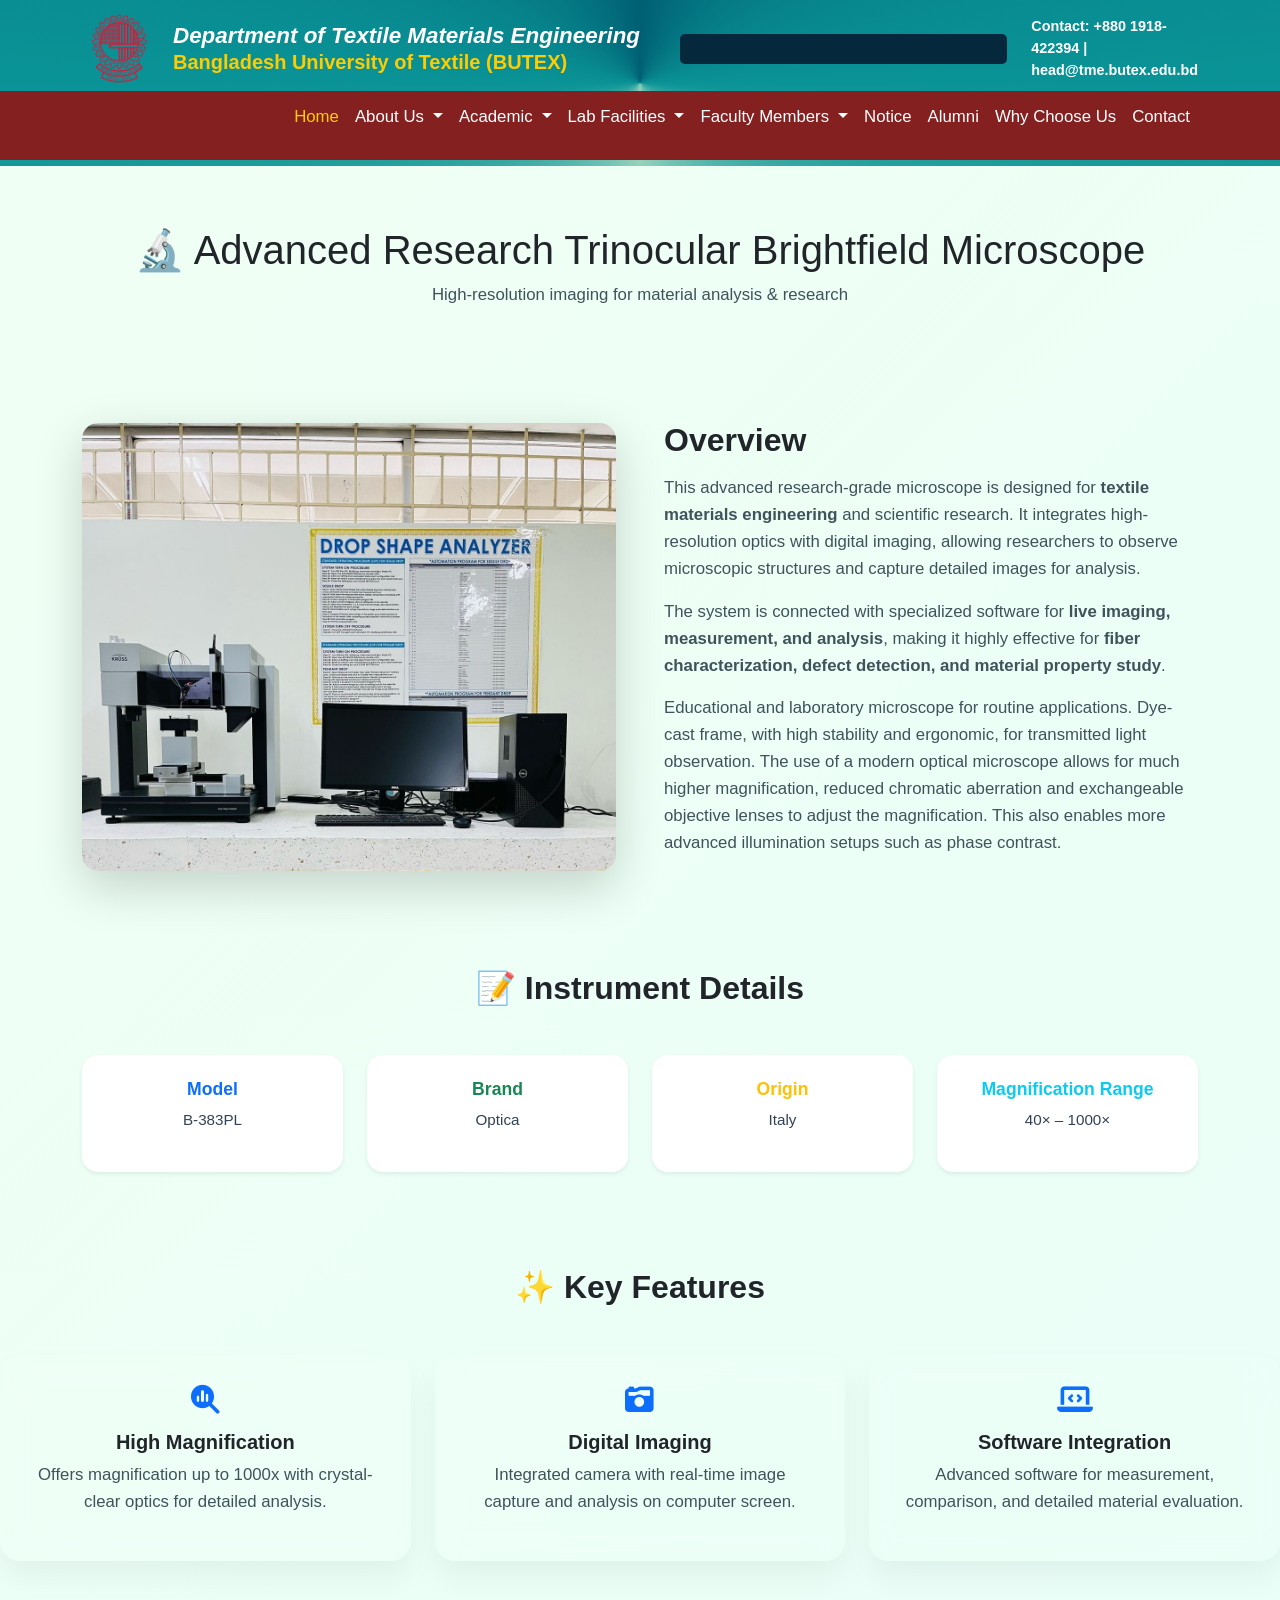
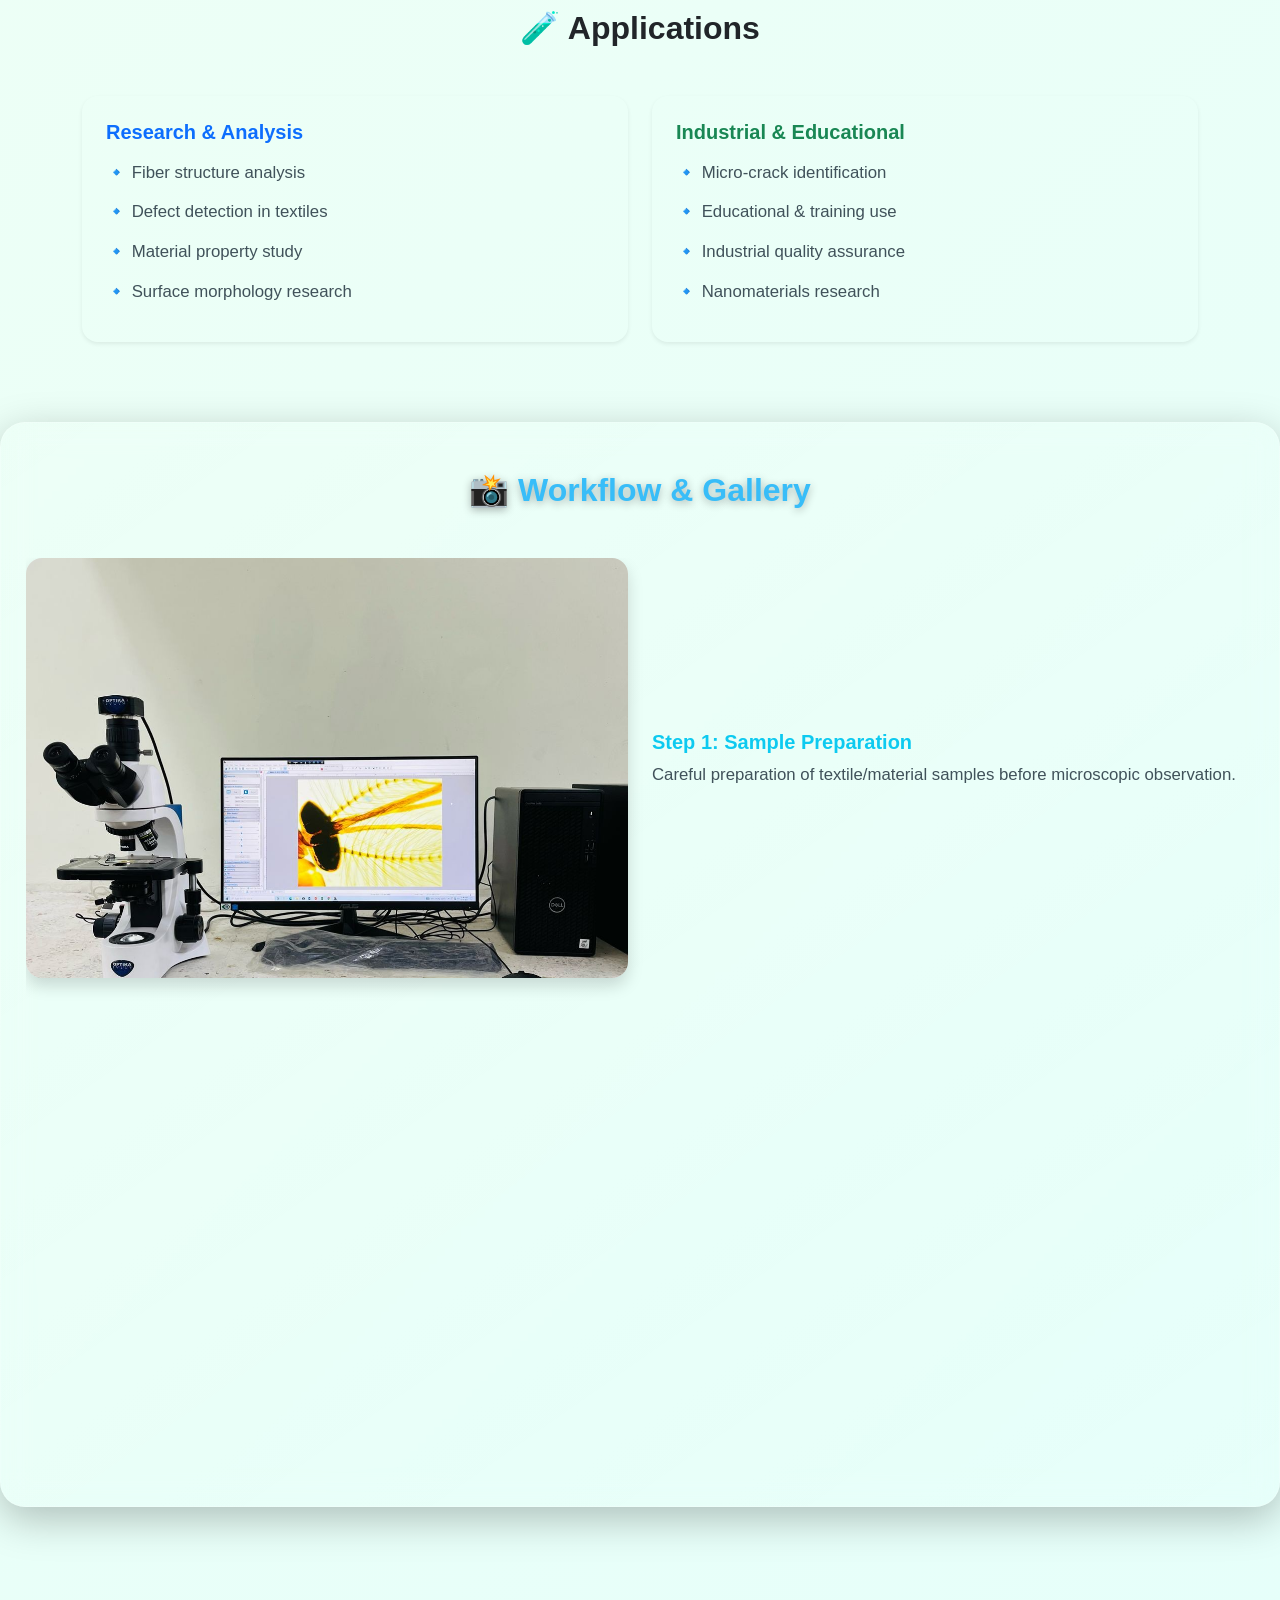
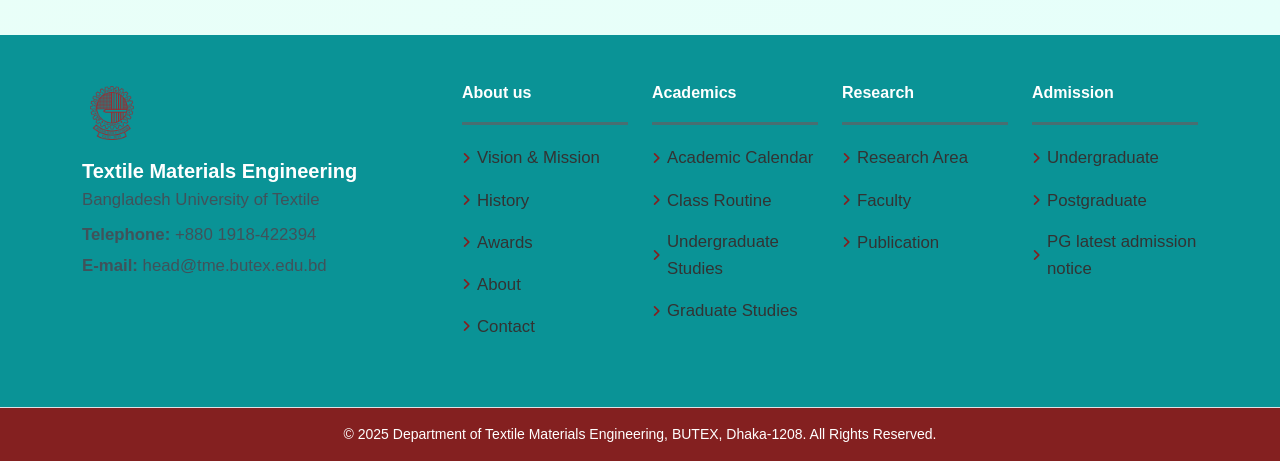
<file: dropShape.html>
<!DOCTYPE html>
<html lang="en">

<head>
  <meta charset="UTF-8" />
  <meta name="viewport" content="width=device-width, initial-scale=1" />
  <title>Department of TME</title>
  <link rel="icon" type="image/webp" href="./images/logo.jpg" />
  <!-- ==================== CSS LINKS ==================== -->
  <!-- AOS CSS -->
  <link href="aos/dist/aos.css" rel="stylesheet" />
  <!-- Bootstrap -->
  <link href="./bootstrap/bootstrap.min.css" rel="stylesheet" />
  <!-- FontAwesome -->
  <link href="./fontawesome/css/all.min.css" rel="stylesheet" />
  <!-- Custom Styles -->
  <link href="./css/style.css?v=1.0.1" rel="stylesheet" />
</head>

<body>
<header>
	
<!-- Navbar with 2 rows -->
<nav class="navbar navbar-expand-lg navbar-dark flex-column fixed-top">
  <div class="container d-flex justify-content-between align-items-center">
    <!-- Logo and texts (upper row) -->
    <a href="index.html" class="navbar-brand">
      <img src="./images/logo.webp" alt="Logo" />
      <div class="brand-text">
        <div class="line1"><em>Department of Textile Materials Engineering</em></div>
        <div class="line2">Bangladesh University of Textile (BUTEX)</div>
      </div>
    </a>
<!-- Scrolling Notice Bar -->
    <div class="notice-wrapper flex-grow-1 mx-4 overflow-hidden position-relative">
      <div class="notice-text">
        ⚠️ <strong>Important Notice:</strong> Admission for Fall 2025 is now open! Apply before Sept 30. Visit admission.butex.edu.bd for details.
      </div>
    </div>
    <!-- right top area -->
    <div class="d-none d-lg-block text-white" style="font-weight: 600; font-size: 0.9rem;">
      Contact: +880 1918-422394 | head@tme.butex.edu.bd
    </div>
  </div>

  <!-- Menu row below -->
  <div class="navbar-menu-row w-100">
    <div class="container">
      <button
        class="navbar-toggler"
        type="button"
        data-bs-toggle="collapse"
        data-bs-target="#navbarSupportedContent"
        aria-controls="navbarSupportedContent"
        aria-expanded="false"
        aria-label="Toggle navigation"
      >
        <span class="navbar-toggler-icon"></span>
      </button>

      <div class="collapse navbar-collapse justify-content-end" id="navbarSupportedContent">
        <ul class="navbar-nav">
          <li class="nav-item active">
            <a class="nav-link" href="index.html">Home</a>
          </li>

          <li class="nav-item dropdown">
            <a
              class="nav-link dropdown-toggle"
              href="#"
              id="whoWeAreDropdown"
              role="button"
              data-bs-toggle="dropdown"
              aria-expanded="false"
            >
              About Us
            </a>
            <ul class="dropdown-menu dropdown-menu-end" aria-labelledby="whoWeAreDropdown">
              <li><a class="dropdown-item" href="about.html">About</a></li>
              <li><a class="dropdown-item" href="mission-vision.html">Mission & Vision</a></li>
              <li><a class="dropdown-item" href="history.html">History</a></li>
              <li><a class="dropdown-item" href="message.html">Message From Head</a></li>
			  <li><a class="dropdown-item" href="message.html">Career</a></li>
            </ul>
          </li>

          <li class="nav-item dropdown">
            <a
              class="nav-link dropdown-toggle"
              href="#"
              id="academicDropdown"
              role="button"
              data-bs-toggle="dropdown"
              aria-expanded="false"
            >
              Academic
            </a>
            <ul class="dropdown-menu dropdown-menu-end" aria-labelledby="academicDropdown">
              <li><a class="dropdown-item" href="undergraduate.html">Undergraduate Program</a></li>
              <li><a class="dropdown-item" href="curriculum.html">Curriculum Structure</a></li>
              <li><a class="dropdown-item" href="admission.html">Admission Requirements</a></li>
              <li><a class="dropdown-item" href="calendar.html">Academic Calendar</a></li>
              <li><a class="dropdown-item" href="routine.html">Class Routine</a></li>
              <li><a class="dropdown-item" href="exam.html">Exam Schedule</a></li>
              <li><a class="dropdown-item" href="results.html">Results</a></li>
            </ul>
          </li>
		  <li class="nav-item dropdown">
		  <a
			class="nav-link dropdown-toggle"
			href="#"
			id="whoWeAreDropdown"
			role="button"
			data-bs-toggle="dropdown"
			aria-expanded="false"
		  >
			Lab Facilities
		  </a>
		  <ul class="dropdown-menu dropdown-menu-end" aria-labelledby="whoWeAreDropdown">
			<li>
			  <a class="dropdown-item" href="lab.html">Lab Instrument List</a>
			</li>
			<li>
			  <a class="dropdown-item" href="lab-tests.html">Testing Facilities for Students</a>
			</li>
			<li>
			  <a class="dropdown-item" href="lab-services.html">Testing Services for Outsiders</a>
			</li>
		  </ul>
		</li>
		<li class="nav-item dropdown">
		  <a
			class="nav-link dropdown-toggle"
			href="#"
			id="whoWeAreDropdown"
			role="button"
			data-bs-toggle="dropdown"
			aria-expanded="false"
		  >
			Faculty Members
		  </a>
		  <ul class="dropdown-menu dropdown-menu-end" aria-labelledby="whoWeAreDropdown">
			<li>
			  <a class="dropdown-item" href="lab.html">Active Faculty</a>
			</li>
			<li>
			  <a class="dropdown-item" href="lab-tests.html">Officer & Staff</a>
			</li>
			
		  </ul>
		</li>
		<li class="nav-item">
            <a class="nav-link" href="lab.html">Notice</a>
          </li>
		  <li class="nav-item">
            <a class="nav-link" href="lab.html">Alumni</a>
          </li>
		  <li class="nav-item">
            <a class="nav-link" href="why choose.html">Why Choose Us</a>
          </li>
          <li class="nav-item">
            <a class="nav-link" href="contact.html">Contact</a>
          </li>
        </ul>
      </div>
    </div>
  </div>
</nav>
</header>
<main style="padding-top:130px;">

  <section
  class="py-5 position-relative overflow-hidden"
  style="
    background: linear-gradient(135deg, #f0fff4, #e6fffa);
    padding-top: 80px;
    min-height: 70vh;
">

    <!-- Header -->
    <div class="header-section text-center py-5" data-aos="fade-down">
      <h1>🔬 Advanced Research Trinocular Brightfield Microscope</h1>
      <p data-aos="fade-up">High-resolution imaging for material analysis & research</p>
    </div>
<!-- Microscope Overview -->
<div class="overview-section py-5">
  <div class="container">
    <div class="row align-items-center g-5">

      <!-- Image -->
      <div class="col-lg-6 text-center text-lg-start" data-aos="fade-right">
        <img src="./images/lab-2.jpg" alt="Microscope" 
             class="img-fluid rounded-4 shadow-lg"
             style="width:100%; height:auto; object-fit:contain; max-height:500px;">
      </div>

      <!-- Text -->
      <div class="col-lg-6" data-aos="fade-left">
        <h2 class="fw-bold mb-3">Overview</h2>
        <p>
          This advanced research-grade microscope is designed for <b>textile materials engineering</b> and scientific research. 
          It integrates high-resolution optics with digital imaging, allowing researchers to observe microscopic structures 
          and capture detailed images for analysis.  
        </p>
        <p>
          The system is connected with specialized software for <b>live imaging, measurement, and analysis</b>, making it 
          highly effective for <b>fiber characterization, defect detection, and material property study</b>.
        </p>
		 <p>
			Educational and laboratory microscope for routine applications. Dye-cast frame, with high stability and ergonomic, for transmitted light observation. 
			The use of a modern optical microscope allows for much higher magnification, reduced chromatic aberration and exchangeable objective lenses to adjust the magnification. 
			This also enables more advanced illumination setups such as phase contrast.
		  </p>
      </div>

    </div>
  </div>
</div>


<!-- Instrument Details -->
<div class="instrument-details py-5" data-aos="fade-up">
  <div class="container">
    <h2 class="fw-bold text-center mb-5">📝 Instrument Details</h2>
    <div class="row g-4">

      <div class="col-md-3">
        <div class="detail-card p-4 rounded-4 shadow-sm h-100 text-center">
          <h5 class="fw-bold text-primary mb-2">Model</h5>
          <p>B-383PL</p>
        </div>
      </div>

      <div class="col-md-3">
        <div class="detail-card p-4 rounded-4 shadow-sm h-100 text-center">
          <h5 class="fw-bold text-success mb-2">Brand</h5>
          <p>Optica</p>
        </div>
      </div>

      <div class="col-md-3">
        <div class="detail-card p-4 rounded-4 shadow-sm h-100 text-center">
          <h5 class="fw-bold text-warning mb-2">Origin</h5>
          <p>Italy</p>
        </div>
      </div>

     <div class="col-md-3">
        <div class="detail-card p-4 rounded-4 shadow-sm h-100 text-center">
          <h5 class="fw-bold text-info mb-2">Magnification Range</h5>
          <p>40× – 1000×</p>
        </div>
      </div>

    </div>
  </div>
</div>

    <!-- Features -->
    <div class="features-section py-5">
      <h2 class="fw-bold text-center mb-5" data-aos="fade-up">✨ Key Features</h2>
      <div class="row g-4">
        <div class="col-md-4" data-aos="zoom-in">
          <div class="feature-card h-100">
            <i class="fa-solid fa-magnifying-glass-chart fa-2x mb-3 text-primary"></i>
            <h5 class="fw-bold">High Magnification</h5>
            <p>Offers magnification up to 1000x with crystal-clear optics for detailed analysis.</p>
          </div>
        </div>
        <div class="col-md-4" data-aos="zoom-in" data-aos-delay="150">
          <div class="feature-card h-100">
            <i class="fa-solid fa-camera-retro fa-2x mb-3 text-primary"></i>
            <h5 class="fw-bold">Digital Imaging</h5>
            <p>Integrated camera with real-time image capture and analysis on computer screen.</p>
          </div>
        </div> 
        <div class="col-md-4" data-aos="zoom-in" data-aos-delay="300">
          <div class="feature-card h-100">
            <i class="fa-solid fa-laptop-code fa-2x mb-3 text-primary"></i>
            <h5 class="fw-bold">Software Integration</h5>
            <p>Advanced software for measurement, comparison, and detailed material evaluation.</p>
          </div>
        </div>
      </div>
    </div>

    <!-- Applications -->
    <div class="container">
    <h2 class="fw-bold text-center mb-5" data-aos="fade-up">🧪 Applications</h2>
    <div class="row g-4">
      
      <div class="col-md-6" data-aos="fade-right">
        <div class="application-card p-4 rounded-4 shadow-sm h-100">
          <h5 class="mb-3 text-primary fw-bold">Research & Analysis</h5>
          <ul class="list-unstyled m-0">
            <li>🔹 Fiber structure analysis</li>
            <li>🔹 Defect detection in textiles</li>
            <li>🔹 Material property study</li>
            <li>🔹 Surface morphology research</li>
          </ul>
        </div>
      </div>

      <div class="col-md-6" data-aos="fade-left">
        <div class="application-card p-4 rounded-4 shadow-sm h-100">
          <h5 class="mb-3 text-success fw-bold">Industrial & Educational</h5>
          <ul class="list-unstyled m-0">
            <li>🔹 Micro-crack identification</li>
            <li>🔹 Educational & training use</li>
            <li>🔹 Industrial quality assurance</li>
            <li>🔹 Nanomaterials research</li>
          </ul>
        </div>
      </div>

    </div>
  </div>

    <!-- Gallery Section -->
<div class="gallery-section py-5" data-aos="fade-up">
  <h2 class="text-center mb-5">📸 Workflow & Gallery</h2>

  <div id="galleryCarousel" class="carousel slide" data-bs-ride="carousel" data-bs-interval="3000">
    <div class="carousel-inner">

      <!-- Slide 1 -->
      <div class="carousel-item active">
        <div class="row align-items-center g-4">
          <div class="col-lg-6">
            <div>
              <img src="./images/lab-4.jpg" class="d-block w-100 rounded-4 shadow" alt="Sample Prep" style="height:420px; object-fit:cover;">
            </div>
          </div>
          <div class="col-lg-6">
            <div>
              <h5 class="fw-bold text-info">Step 1: Sample Preparation</h5>
              <p>Careful preparation of textile/material samples before microscopic observation.</p>
            </div>
          </div>
        </div>
      </div>

      <!-- Slide 2 -->
      <div class="carousel-item">
        <div class="row align-items-center g-4">
          <div class="col-lg-6">
            <div>
              <img src="./images/lab-5.jpg" class="d-block w-100 rounded-4 shadow" alt="Microscope Analysis" style="height:420px; object-fit:cover;">
            </div>
          </div>
          <div class="col-lg-6">
            <div>
              <h5 class="fw-bold text-info">Step 2: Microscopic Analysis</h5>
              <p>Observe fiber structure and surface morphology with precision optics.</p>
            </div>
          </div>
        </div>
      </div>

      <!-- Slide 3 -->
      <div class="carousel-item">
        <div class="row align-items-center g-4">
          <div class="col-lg-6">
            <div>
              <img src="./images/lab-7.jpg" class="d-block w-100 rounded-4 shadow" alt="Digital Imaging" style="height:420px; object-fit:cover;">
            </div>
          </div>
          <div class="col-lg-6">
            <div>
              <h5 class="fw-bold text-info">Step 3: Digital Imaging</h5>
              <p>Capture, process, and save high-resolution images using specialized software.</p>
            </div>
          </div>
        </div>
      </div>

      <!-- Slide 4 -->
      <div class="carousel-item">
        <div class="row align-items-center g-4">
          <div class="col-lg-6">
            <div>
              <img src="./images/lab-7.jpg" class="d-block w-100 rounded-4 shadow" alt="Data Analysis" style="height:420px; object-fit:cover;">
            </div>
          </div>
          <div class="col-lg-6">
            <div>
              <h5 class="fw-bold text-info">Step 4: Data Analysis</h5>
              <p>Perform detailed measurements, comparisons, and evaluations for research.</p>
            </div>
          </div>
        </div>
      </div>

    </div>
  </div>
</div>


</main>


  <!-- ================== FOOTER START ================== -->
  <footer class="text-white">
    <!-- Top Footer -->
    <div class="py-5 border-bottom" style="background-color: #0a9396;">
      <div class="container">
        <div class="row gy-4">
          <!-- Left: Logo + Info -->
          <div class="col-lg-4 col-md-6 text-center text-lg-start">
            <img src="./images/logo.webp" alt="Logo" class="mb-3" style="max-width: 60px;" />
            <h5 class="fw-bold mb-1">Textile Materials Engineering</h5>
            <p class="mb-2">Bangladesh University of Textile</p>
            <p class="mb-1"><strong>Telephone:</strong> +880 1918-422394</p>
            <p class="mb-0"><strong>E-mail:</strong> head@tme.butex.edu.bd</p>
          </div>

          <!-- About Us -->
          <div class="col-lg-2 col-md-6">
            <h6 class="fw-bold mb-3 text-center text-lg-start">About us</h6>
            <hr class="footer-divider" />
            <ul class="list-unstyled text-center text-lg-start">
              <li><a href="#" class="footer-link">Vision & Mission</a></li>
              <li><a href="#" class="footer-link">History</a></li>
              <li><a href="#" class="footer-link">Awards</a></li>
              <li><a href="#" class="footer-link">About</a></li>
              <li><a href="#" class="footer-link">Contact</a></li>
            </ul>
          </div>

          <!-- Academics -->
          <div class="col-lg-2 col-md-6">
            <h6 class="fw-bold mb-3 text-center text-lg-start">Academics</h6>
            <hr class="footer-divider" />
            <ul class="list-unstyled text-center text-lg-start">
              <li><a href="#" class="footer-link">Academic Calendar</a></li>
              <li><a href="#" class="footer-link">Class Routine</a></li>
              <li><a href="#" class="footer-link">Undergraduate Studies</a></li>
              <li><a href="#" class="footer-link">Graduate Studies</a></li>
            </ul>
          </div>

          <!-- Research -->
          <div class="col-lg-2 col-md-6">
            <h6 class="fw-bold mb-3 text-center text-lg-start">Research</h6>
            <hr class="footer-divider" />
            <ul class="list-unstyled text-center text-lg-start">
              <li><a href="#" class="footer-link">Research Area</a></li>
              <li><a href="#" class="footer-link">Faculty</a></li>
              <li><a href="#" class="footer-link">Publication</a></li>
            </ul>
          </div>

          <!-- Admission -->
          <div class="col-lg-2 col-md-6">
            <h6 class="fw-bold mb-3 text-center text-lg-start">Admission</h6>
            <hr class="footer-divider" />
            <ul class="list-unstyled text-center text-lg-start">
              <li><a href="#" class="footer-link">Undergraduate</a></li>
              <li><a href="#" class="footer-link">Postgraduate</a></li>
              <li><a href="#" class="footer-link">PG latest admission notice</a></li>
            </ul>
          </div>
        </div>
      </div>
    </div>

    <!-- Bottom Footer -->
    <div class="text-center py-3 small" style="background-color: #842020;">
      &copy; 2025 Department of Textile Materials Engineering, BUTEX, Dhaka-1208. All Rights Reserved.
    </div>
  </footer>
  <!-- ================== FOOTER END ================== -->

  <script src="./js/jquery-3.6.0.min.js"></script>
  <!-- Bootstrap JS Bundle -->
  <script src="./bootstrap/bootstrap.bundle.min.js"></script>
  <!-- AOS JS Bundle -->
  <script src="./aos/dist/aos.js"></script>

  <script>
    AOS.init({
      duration: 1000,
      once: true,
      disable: function () {
        return window.innerWidth < 768;
      }
    });
  </script>

  <script>
    function setSelector() {
      var tabsNewAnim = $('#navbarSupportedContent');
      var activeItemNewAnim = tabsNewAnim.find('.active');
      if (!activeItemNewAnim.length) return;

      var activeHeight = activeItemNewAnim.innerHeight();
      var activeWidth = activeItemNewAnim.innerWidth();
      var itemPos = activeItemNewAnim.position();
      $(".hori-selector").css({
        top: activeItemNewAnim.position().top + activeHeight - 3 + "px",
        left: itemPos.left + "px",
        width: activeWidth + "px"
      });
    }

    $(document).ready(function () {
      // Auto-set active menu item based on current page URL
      var currentPage = window.location.pathname.split("/").pop();
      if (currentPage === "") currentPage = "index.html"; // default page

      $('#navbarSupportedContent a').each(function () {
        var linkPage = $(this).attr('href');
        if (linkPage === currentPage) {
          $('#navbarSupportedContent').find('.active').removeClass("active");
          $(this).parent().addClass('active');

          // If dropdown item, activate its parent dropdown menu too
          if ($(this).hasClass('dropdown-item')) {
            $(this).closest('.dropdown').addClass('active');
          }
        }
      });

      setSelector();

      $("#navbarSupportedContent").on("click", "li", function () {
        $('#navbarSupportedContent').find('.active').removeClass("active");
        $(this).addClass("active");
        setSelector();
      });
    });

    $(window).on("resize", function () {
      setTimeout(function () {
        setSelector();
      }, 500);
    });
  </script>
</body>

</html>
</file>
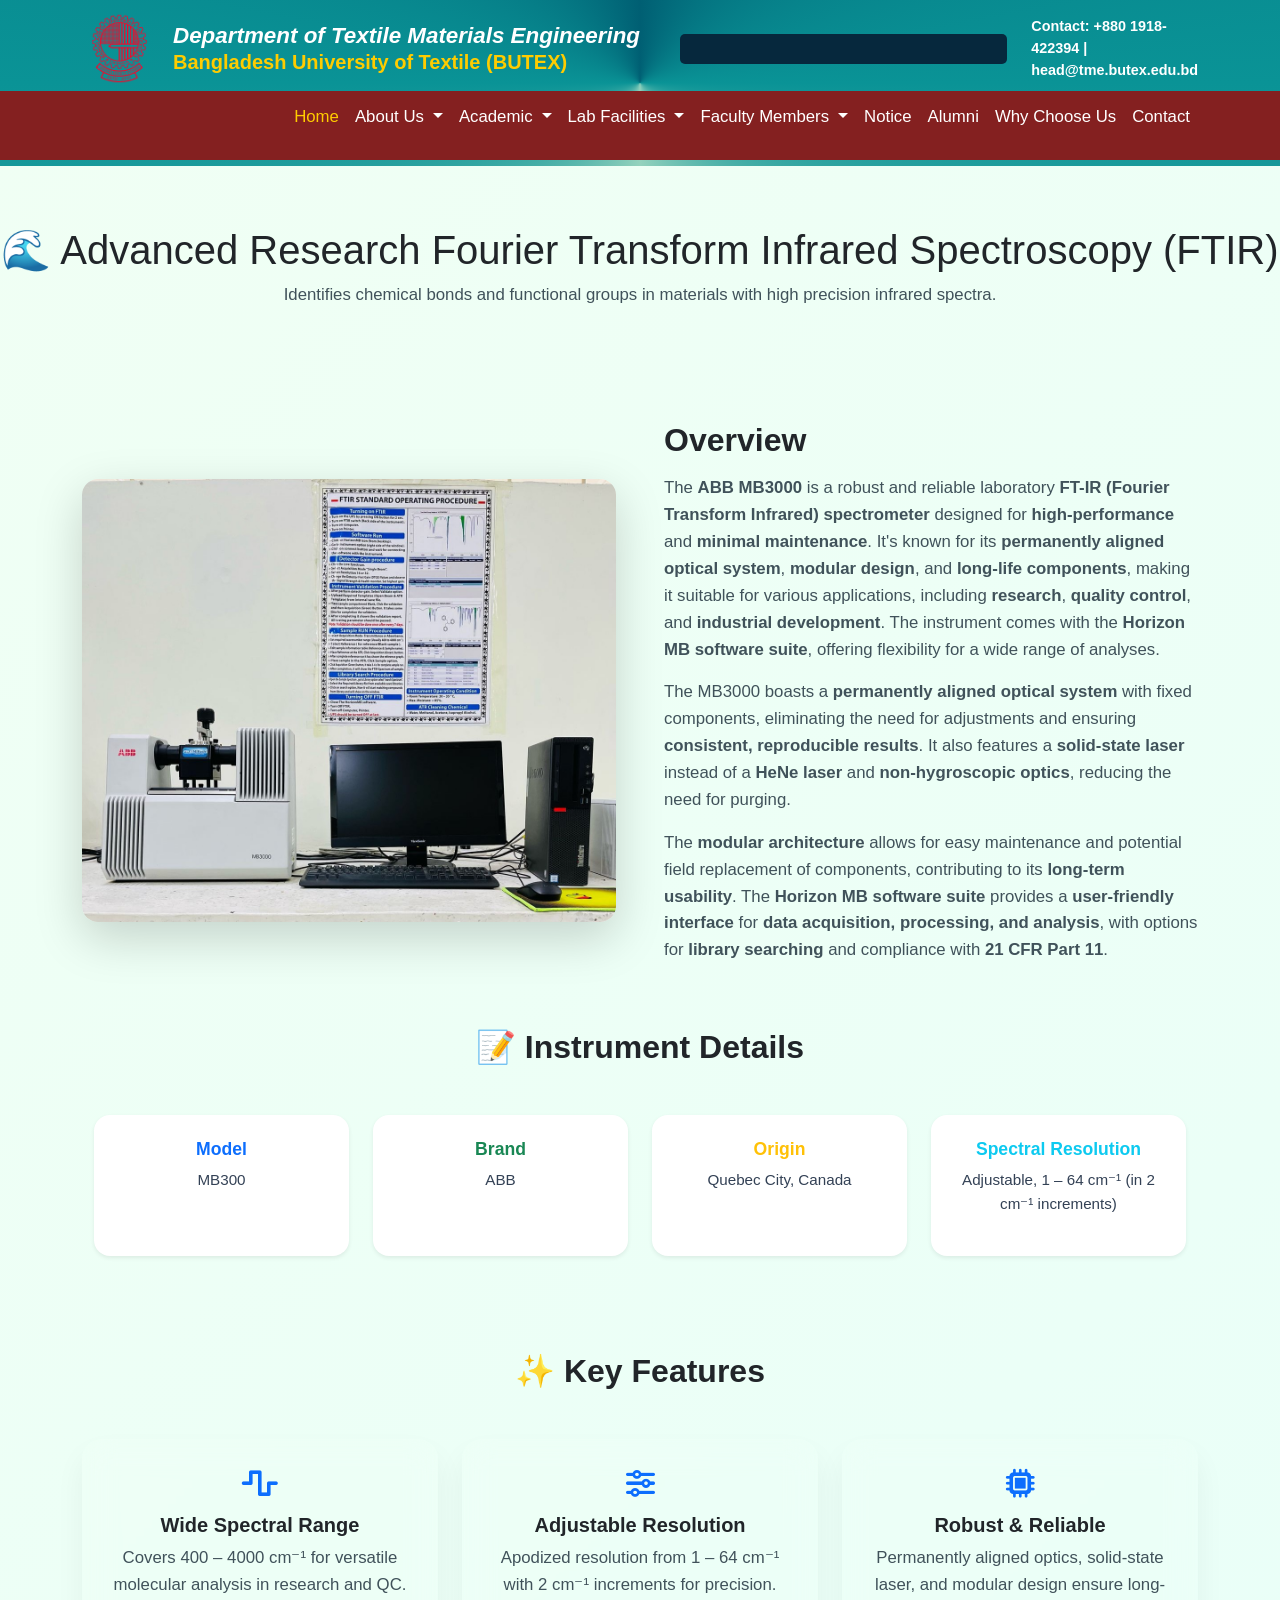
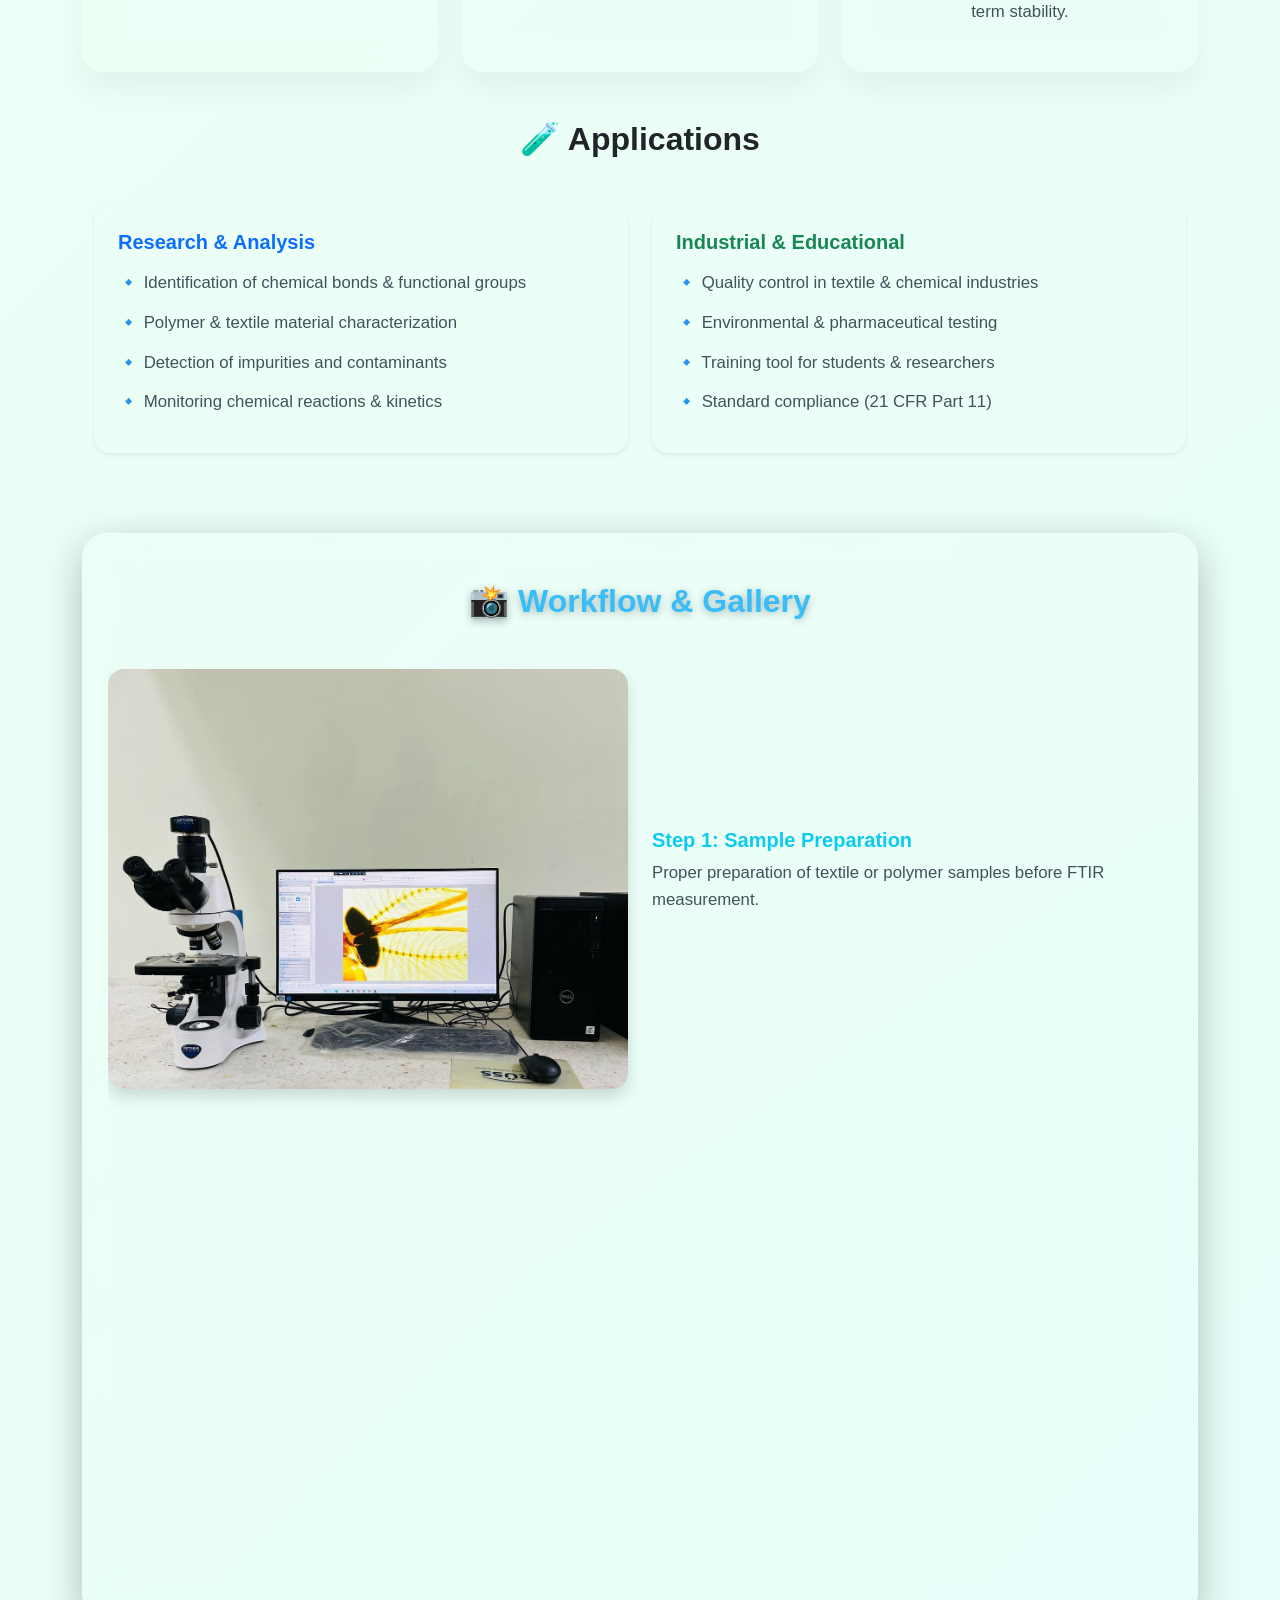
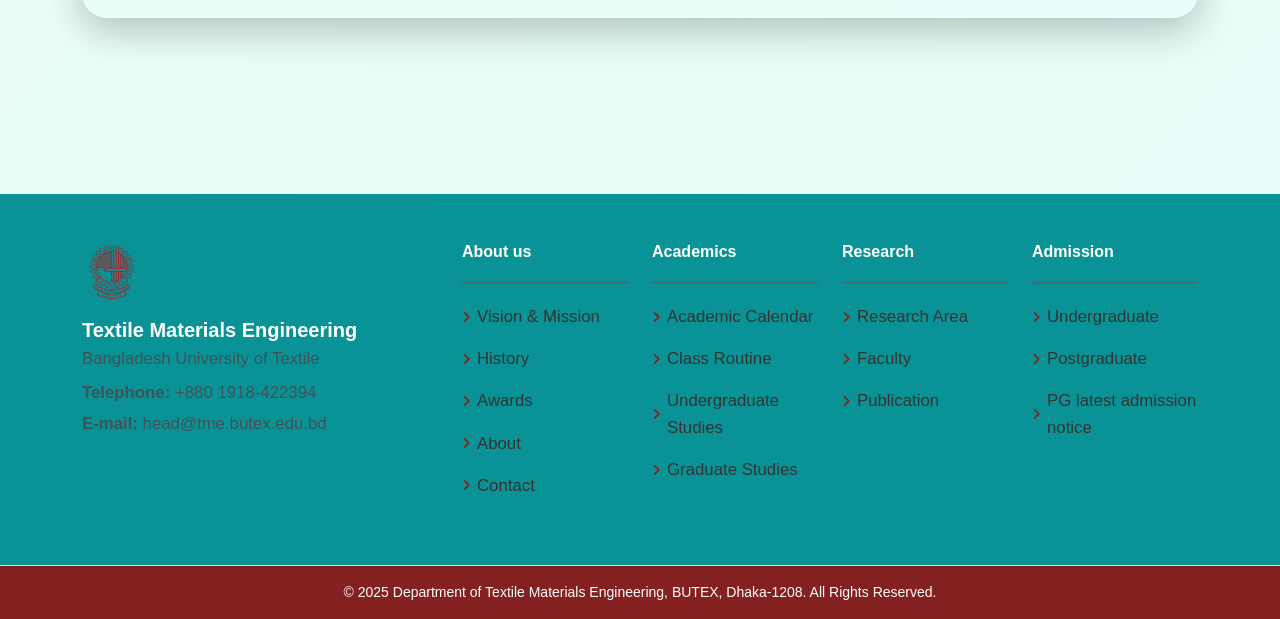
<file: ftir.html>
<!DOCTYPE html>
<html lang="en">

<head>
  <meta charset="UTF-8" />
  <meta name="viewport" content="width=device-width, initial-scale=1" />
  <title>Department of TME</title>
  <link rel="icon" type="image/webp" href="./images/logo.jpg" />
  <!-- ==================== CSS LINKS ==================== -->
  <!-- AOS CSS -->
  <link href="aos/dist/aos.css" rel="stylesheet" />
  <!-- Bootstrap -->
  <link href="./bootstrap/bootstrap.min.css" rel="stylesheet" />
  <!-- FontAwesome -->
  <link href="./fontawesome/css/all.min.css" rel="stylesheet" />
  <!-- Custom Styles -->
  <link href="./css/style.css?v=1.0.1" rel="stylesheet" />
</head>

<body>
<header>
	
<!-- Navbar with 2 rows -->
<nav class="navbar navbar-expand-lg navbar-dark flex-column fixed-top">
  <div class="container d-flex justify-content-between align-items-center">
    <!-- Logo and texts (upper row) -->
    <a href="index.html" class="navbar-brand">
      <img src="./images/logo.webp" alt="Logo" />
      <div class="brand-text">
        <div class="line1"><em>Department of Textile Materials Engineering</em></div>
        <div class="line2">Bangladesh University of Textile (BUTEX)</div>
      </div>
    </a>
<!-- Scrolling Notice Bar -->
    <div class="notice-wrapper flex-grow-1 mx-4 overflow-hidden position-relative">
      <div class="notice-text">
        ⚠️ <strong>Important Notice:</strong> Admission for Fall 2025 is now open! Apply before Sept 30. Visit admission.butex.edu.bd for details.
      </div>
    </div>
    <!-- right top area -->
    <div class="d-none d-lg-block text-white" style="font-weight: 600; font-size: 0.9rem;">
      Contact: +880 1918-422394 | head@tme.butex.edu.bd
    </div>
  </div>

  <!-- Menu row below -->
  <div class="navbar-menu-row w-100">
    <div class="container">
      <button
        class="navbar-toggler"
        type="button"
        data-bs-toggle="collapse"
        data-bs-target="#navbarSupportedContent"
        aria-controls="navbarSupportedContent"
        aria-expanded="false"
        aria-label="Toggle navigation"
      >
        <span class="navbar-toggler-icon"></span>
      </button>

      <div class="collapse navbar-collapse justify-content-end" id="navbarSupportedContent">
        <ul class="navbar-nav">
          <li class="nav-item active">
            <a class="nav-link" href="index.html">Home</a>
          </li>

          <li class="nav-item dropdown">
            <a
              class="nav-link dropdown-toggle"
              href="#"
              id="whoWeAreDropdown"
              role="button"
              data-bs-toggle="dropdown"
              aria-expanded="false"
            >
              About Us
            </a>
            <ul class="dropdown-menu dropdown-menu-end" aria-labelledby="whoWeAreDropdown">
              <li><a class="dropdown-item" href="about.html">About</a></li>
              <li><a class="dropdown-item" href="mission-vision.html">Mission & Vision</a></li>
              <li><a class="dropdown-item" href="history.html">History</a></li>
              <li><a class="dropdown-item" href="message.html">Message From Head</a></li>
			  <li><a class="dropdown-item" href="message.html">Career</a></li>
            </ul>
          </li>

          <li class="nav-item dropdown">
            <a
              class="nav-link dropdown-toggle"
              href="#"
              id="academicDropdown"
              role="button"
              data-bs-toggle="dropdown"
              aria-expanded="false"
            >
              Academic
            </a>
            <ul class="dropdown-menu dropdown-menu-end" aria-labelledby="academicDropdown">
              <li><a class="dropdown-item" href="undergraduate.html">Undergraduate Program</a></li>
              <li><a class="dropdown-item" href="curriculum.html">Curriculum Structure</a></li>
              <li><a class="dropdown-item" href="admission.html">Admission Requirements</a></li>
              <li><a class="dropdown-item" href="calendar.html">Academic Calendar</a></li>
              <li><a class="dropdown-item" href="routine.html">Class Routine</a></li>
              <li><a class="dropdown-item" href="exam.html">Exam Schedule</a></li>
              <li><a class="dropdown-item" href="results.html">Results</a></li>
            </ul>
          </li>
		  <li class="nav-item dropdown">
		  <a
			class="nav-link dropdown-toggle"
			href="#"
			id="whoWeAreDropdown"
			role="button"
			data-bs-toggle="dropdown"
			aria-expanded="false"
		  >
			Lab Facilities
		  </a>
		  <ul class="dropdown-menu dropdown-menu-end" aria-labelledby="whoWeAreDropdown">
			<li>
			  <a class="dropdown-item" href="lab.html">Lab Instrument List</a>
			</li>
			<li>
			  <a class="dropdown-item" href="lab-tests.html">Testing Facilities for Students</a>
			</li>
			<li>
			  <a class="dropdown-item" href="lab-services.html">Testing Services for Outsiders</a>
			</li>
		  </ul>
		</li>
		<li class="nav-item dropdown">
		  <a
			class="nav-link dropdown-toggle"
			href="#"
			id="whoWeAreDropdown"
			role="button"
			data-bs-toggle="dropdown"
			aria-expanded="false"
		  >
			Faculty Members
		  </a>
		  <ul class="dropdown-menu dropdown-menu-end" aria-labelledby="whoWeAreDropdown">
			<li>
			  <a class="dropdown-item" href="lab.html">Active Faculty</a>
			</li>
			<li>
			  <a class="dropdown-item" href="lab-tests.html">Officer & Staff</a>
			</li>
			
		  </ul>
		</li>
		<li class="nav-item">
            <a class="nav-link" href="lab.html">Notice</a>
          </li>
		  <li class="nav-item">
            <a class="nav-link" href="lab.html">Alumni</a>
          </li>
		  <li class="nav-item">
            <a class="nav-link" href="why choose.html">Why Choose Us</a>
          </li>
          <li class="nav-item">
            <a class="nav-link" href="contact.html">Contact</a>
          </li>
        </ul>
      </div>
    </div>
  </div>
</nav>
</header>
<main style="padding-top:130px;">

  <section
  class="py-5 position-relative overflow-hidden"
  style="
    background: linear-gradient(135deg, #f0fff4, #e6fffa);
    padding-top: 80px;
    min-height: 70vh;
">

    <!-- Header -->
    <div class="header-section text-center py-5" data-aos="fade-down">
     <h1>🌊 Advanced Research Fourier Transform Infrared Spectroscopy (FTIR)</h1>
		<p data-aos="fade-up">
		  Identifies chemical bonds and functional groups in materials with high precision infrared spectra.
		</p>

    </div>
<!-- Microscope Overview -->
<div class="overview-section py-5">
  <div class="container">
    <div class="row align-items-center g-5">

      <!-- Image -->
      <div class="col-lg-6 text-center text-lg-start" data-aos="fade-right">
        <img src="./images/lab-5.jpg" alt="Microscope" 
             class="img-fluid rounded-4 shadow-lg"
             style="width:100%; height:auto; object-fit:contain; max-height:500px;">
      </div>

      <!-- Text -->
     <div class="col-lg-6" data-aos="fade-left">
		  <h2 class="fw-bold mb-3">Overview</h2>
		  <p>
			The <b>ABB MB3000</b> is a robust and reliable laboratory <b>FT-IR (Fourier Transform Infrared) spectrometer</b> designed for <b>high-performance</b> and <b>minimal maintenance</b>. It's known for its <b>permanently aligned optical system</b>, <b>modular design</b>, and <b>long-life components</b>, making it suitable for various applications, including <b>research</b>, <b>quality control</b>, and <b>industrial development</b>. The instrument comes with the <b>Horizon MB software suite</b>, offering flexibility for a wide range of analyses. 
		  </p>
		  <p>
			The MB3000 boasts a <b>permanently aligned optical system</b> with fixed components, eliminating the need for adjustments and ensuring <b>consistent, reproducible results</b>. It also features a <b>solid-state laser</b> instead of a <b>HeNe laser</b> and <b>non-hygroscopic optics</b>, reducing the need for purging. 
		  </p>
		  <p>
			The <b>modular architecture</b> allows for easy maintenance and potential field replacement of components, contributing to its <b>long-term usability</b>. The <b>Horizon MB software suite</b> provides a <b>user-friendly interface</b> for <b>data acquisition, processing, and analysis</b>, with options for <b>library searching</b> and compliance with <b>21 CFR Part 11</b>. 
		  </p>
		</div>

  </div>

<!-- Instrument Details -->
<div class="instrument-details py-5" data-aos="fade-up">
  <div class="container">
    <h2 class="fw-bold text-center mb-5">📝 Instrument Details</h2>
    <div class="row g-4">

      <div class="col-md-3">
        <div class="detail-card p-4 rounded-4 shadow-sm h-100 text-center">
          <h5 class="fw-bold text-primary mb-2">Model</h5>
          <p>MB300</p>
        </div>
      </div>

      <div class="col-md-3">
        <div class="detail-card p-4 rounded-4 shadow-sm h-100 text-center">
          <h5 class="fw-bold text-success mb-2">Brand</h5>
          <p>ABB</p>
        </div>
      </div>

      <div class="col-md-3">
        <div class="detail-card p-4 rounded-4 shadow-sm h-100 text-center">
          <h5 class="fw-bold text-warning mb-2">Origin</h5>
          <p>Quebec City, Canada</p>
        </div>
      </div>

     <div class="col-md-3">
  <div class="detail-card p-4 rounded-4 shadow-sm h-100 text-center">
    <h5 class="fw-bold text-info mb-2">Spectral Resolution</h5>
    <p>Adjustable, 1 – 64 cm⁻¹ (in 2 cm⁻¹ increments)</p>
  </div>
</div>


    </div>
  </div>
</div>

    <!-- Features -->
<div class="features-section py-5">
  <h2 class="fw-bold text-center mb-5" data-aos="fade-up">✨ Key Features</h2>
  <div class="row g-4">
    <div class="col-md-4" data-aos="zoom-in">
      <div class="feature-card h-100">
        <i class="fa-solid fa-wave-square fa-2x mb-3 text-primary"></i>
        <h5 class="fw-bold">Wide Spectral Range</h5>
        <p>Covers 400 – 4000 cm⁻¹ for versatile molecular analysis in research and QC.</p>
      </div>
    </div>
    <div class="col-md-4" data-aos="zoom-in" data-aos-delay="150">
      <div class="feature-card h-100">
        <i class="fa-solid fa-sliders-h fa-2x mb-3 text-primary"></i>
        <h5 class="fw-bold">Adjustable Resolution</h5>
        <p>Apodized resolution from 1 – 64 cm⁻¹ with 2 cm⁻¹ increments for precision.</p>
      </div>
    </div> 
    <div class="col-md-4" data-aos="zoom-in" data-aos-delay="300">
      <div class="feature-card h-100">
        <i class="fa-solid fa-microchip fa-2x mb-3 text-primary"></i>
        <h5 class="fw-bold">Robust & Reliable</h5>
        <p>Permanently aligned optics, solid-state laser, and modular design ensure long-term stability.</p>
      </div>
    </div>
  </div>
</div>

<!-- Applications -->
<div class="container">
  <h2 class="fw-bold text-center mb-5" data-aos="fade-up">🧪 Applications</h2>
  <div class="row g-4">
    
    <div class="col-md-6" data-aos="fade-right">
      <div class="application-card p-4 rounded-4 shadow-sm h-100">
        <h5 class="mb-3 text-primary fw-bold">Research & Analysis</h5>
        <ul class="list-unstyled m-0">
          <li>🔹 Identification of chemical bonds & functional groups</li>
          <li>🔹 Polymer & textile material characterization</li>
          <li>🔹 Detection of impurities and contaminants</li>
          <li>🔹 Monitoring chemical reactions & kinetics</li>
        </ul>
      </div>
    </div>

    <div class="col-md-6" data-aos="fade-left">
      <div class="application-card p-4 rounded-4 shadow-sm h-100">
        <h5 class="mb-3 text-success fw-bold">Industrial & Educational</h5>
        <ul class="list-unstyled m-0">
          <li>🔹 Quality control in textile & chemical industries</li>
          <li>🔹 Environmental & pharmaceutical testing</li>
          <li>🔹 Training tool for students & researchers</li>
          <li>🔹 Standard compliance (21 CFR Part 11)</li>
        </ul>
      </div>
    </div>

  </div>
</div>

    <!-- Gallery Section -->
<div class="gallery-section py-5" data-aos="fade-up">
  <h2 class="text-center mb-5">📸 Workflow & Gallery</h2>

  <div id="galleryCarousel" class="carousel slide" data-bs-ride="carousel" data-bs-interval="3000">
    <div class="carousel-inner">

      <!-- Slide 1 -->
      <div class="carousel-item active">
        <div class="row align-items-center g-4">
          <div class="col-lg-6">
            <div>
              <img src="./images/lab-4.jpg" class="d-block w-100 rounded-4 shadow" alt="Sample Prep" style="height:420px; object-fit:cover;">
            </div>
          </div>
          <div class="col-lg-6">
            <div>
              <h5 class="fw-bold text-info">Step 1: Sample Preparation</h5>
              <p>Proper preparation of textile or polymer samples before FTIR measurement.</p>
            </div>
          </div>
        </div>
      </div>

      <!-- Slide 2 -->
      <div class="carousel-item">
        <div class="row align-items-center g-4">
          <div class="col-lg-6">
            <div>
              <img src="./images/lab-5.jpg" class="d-block w-100 rounded-4 shadow" alt="Spectrum Collection" style="height:420px; object-fit:cover;">
            </div>
          </div>
          <div class="col-lg-6">
            <div>
              <h5 class="fw-bold text-info">Step 2: Spectrum Collection</h5>
              <p>Collect infrared absorption spectra to detect molecular vibrations and bonds.</p>
            </div>
          </div>
        </div>
      </div>

      <!-- Slide 3 -->
      <div class="carousel-item">
        <div class="row align-items-center g-4">
          <div class="col-lg-6">
            <div>
              <img src="./images/lab-6.jpg" class="d-block w-100 rounded-4 shadow" alt="Spectrum Processing" style="height:420px; object-fit:cover;">
            </div>
          </div>
          <div class="col-lg-6">
            <div>
              <h5 class="fw-bold text-info">Step 3: Spectrum Processing</h5>
              <p>Use Horizon MB software to process, baseline correct, and analyze spectra.</p>
            </div>
          </div>
        </div>
      </div>

      <!-- Slide 4 -->
      <div class="carousel-item">
        <div class="row align-items-center g-4">
          <div class="col-lg-6">
            <div>
              <img src="./images/lab-7.jpg" class="d-block w-100 rounded-4 shadow" alt="Data Interpretation" style="height:420px; object-fit:cover;">
            </div>
          </div>
          <div class="col-lg-6">
            <div>
              <h5 class="fw-bold text-info">Step 4: Data Interpretation</h5>
              <p>Identify functional groups, compare with reference libraries, and generate reports.</p>
            </div>
          </div>
        </div>
      </div>

    </div>
  </div>
</div>


</main>


  <!-- ================== FOOTER START ================== -->
  <footer class="text-white">
    <!-- Top Footer -->
    <div class="py-5 border-bottom" style="background-color: #0a9396;">
      <div class="container">
        <div class="row gy-4">
          <!-- Left: Logo + Info -->
          <div class="col-lg-4 col-md-6 text-center text-lg-start">
            <img src="./images/logo.webp" alt="Logo" class="mb-3" style="max-width: 60px;" />
            <h5 class="fw-bold mb-1">Textile Materials Engineering</h5>
            <p class="mb-2">Bangladesh University of Textile</p>
            <p class="mb-1"><strong>Telephone:</strong> +880 1918-422394</p>
            <p class="mb-0"><strong>E-mail:</strong> head@tme.butex.edu.bd</p>
          </div>

          <!-- About Us -->
          <div class="col-lg-2 col-md-6">
            <h6 class="fw-bold mb-3 text-center text-lg-start">About us</h6>
            <hr class="footer-divider" />
            <ul class="list-unstyled text-center text-lg-start">
              <li><a href="#" class="footer-link">Vision & Mission</a></li>
              <li><a href="#" class="footer-link">History</a></li>
              <li><a href="#" class="footer-link">Awards</a></li>
              <li><a href="#" class="footer-link">About</a></li>
              <li><a href="#" class="footer-link">Contact</a></li>
            </ul>
          </div>

          <!-- Academics -->
          <div class="col-lg-2 col-md-6">
            <h6 class="fw-bold mb-3 text-center text-lg-start">Academics</h6>
            <hr class="footer-divider" />
            <ul class="list-unstyled text-center text-lg-start">
              <li><a href="#" class="footer-link">Academic Calendar</a></li>
              <li><a href="#" class="footer-link">Class Routine</a></li>
              <li><a href="#" class="footer-link">Undergraduate Studies</a></li>
              <li><a href="#" class="footer-link">Graduate Studies</a></li>
            </ul>
          </div>

          <!-- Research -->
          <div class="col-lg-2 col-md-6">
            <h6 class="fw-bold mb-3 text-center text-lg-start">Research</h6>
            <hr class="footer-divider" />
            <ul class="list-unstyled text-center text-lg-start">
              <li><a href="#" class="footer-link">Research Area</a></li>
              <li><a href="#" class="footer-link">Faculty</a></li>
              <li><a href="#" class="footer-link">Publication</a></li>
            </ul>
          </div>

          <!-- Admission -->
          <div class="col-lg-2 col-md-6">
            <h6 class="fw-bold mb-3 text-center text-lg-start">Admission</h6>
            <hr class="footer-divider" />
            <ul class="list-unstyled text-center text-lg-start">
              <li><a href="#" class="footer-link">Undergraduate</a></li>
              <li><a href="#" class="footer-link">Postgraduate</a></li>
              <li><a href="#" class="footer-link">PG latest admission notice</a></li>
            </ul>
          </div>
        </div>
      </div>
    </div>

    <!-- Bottom Footer -->
    <div class="text-center py-3 small" style="background-color: #842020;">
      &copy; 2025 Department of Textile Materials Engineering, BUTEX, Dhaka-1208. All Rights Reserved.
    </div>
  </footer>
  <!-- ================== FOOTER END ================== -->

  <script src="./js/jquery-3.6.0.min.js"></script>
  <!-- Bootstrap JS Bundle -->
  <script src="./bootstrap/bootstrap.bundle.min.js"></script>
  <!-- AOS JS Bundle -->
  <script src="./aos/dist/aos.js"></script>

  <script>
    AOS.init({
      duration: 1000,
      once: true,
      disable: function () {
        return window.innerWidth < 768;
      }
    });
  </script>

  <script>
    function setSelector() {
      var tabsNewAnim = $('#navbarSupportedContent');
      var activeItemNewAnim = tabsNewAnim.find('.active');
      if (!activeItemNewAnim.length) return;

      var activeHeight = activeItemNewAnim.innerHeight();
      var activeWidth = activeItemNewAnim.innerWidth();
      var itemPos = activeItemNewAnim.position();
      $(".hori-selector").css({
        top: activeItemNewAnim.position().top + activeHeight - 3 + "px",
        left: itemPos.left + "px",
        width: activeWidth + "px"
      });
    }

    $(document).ready(function () {
      // Auto-set active menu item based on current page URL
      var currentPage = window.location.pathname.split("/").pop();
      if (currentPage === "") currentPage = "index.html"; // default page

      $('#navbarSupportedContent a').each(function () {
        var linkPage = $(this).attr('href');
        if (linkPage === currentPage) {
          $('#navbarSupportedContent').find('.active').removeClass("active");
          $(this).parent().addClass('active');

          // If dropdown item, activate its parent dropdown menu too
          if ($(this).hasClass('dropdown-item')) {
            $(this).closest('.dropdown').addClass('active');
          }
        }
      });

      setSelector();

      $("#navbarSupportedContent").on("click", "li", function () {
        $('#navbarSupportedContent').find('.active').removeClass("active");
        $(this).addClass("active");
        setSelector();
      });
    });

    $(window).on("resize", function () {
      setTimeout(function () {
        setSelector();
      }, 500);
    });
  </script>
</body>

</html>
</file>
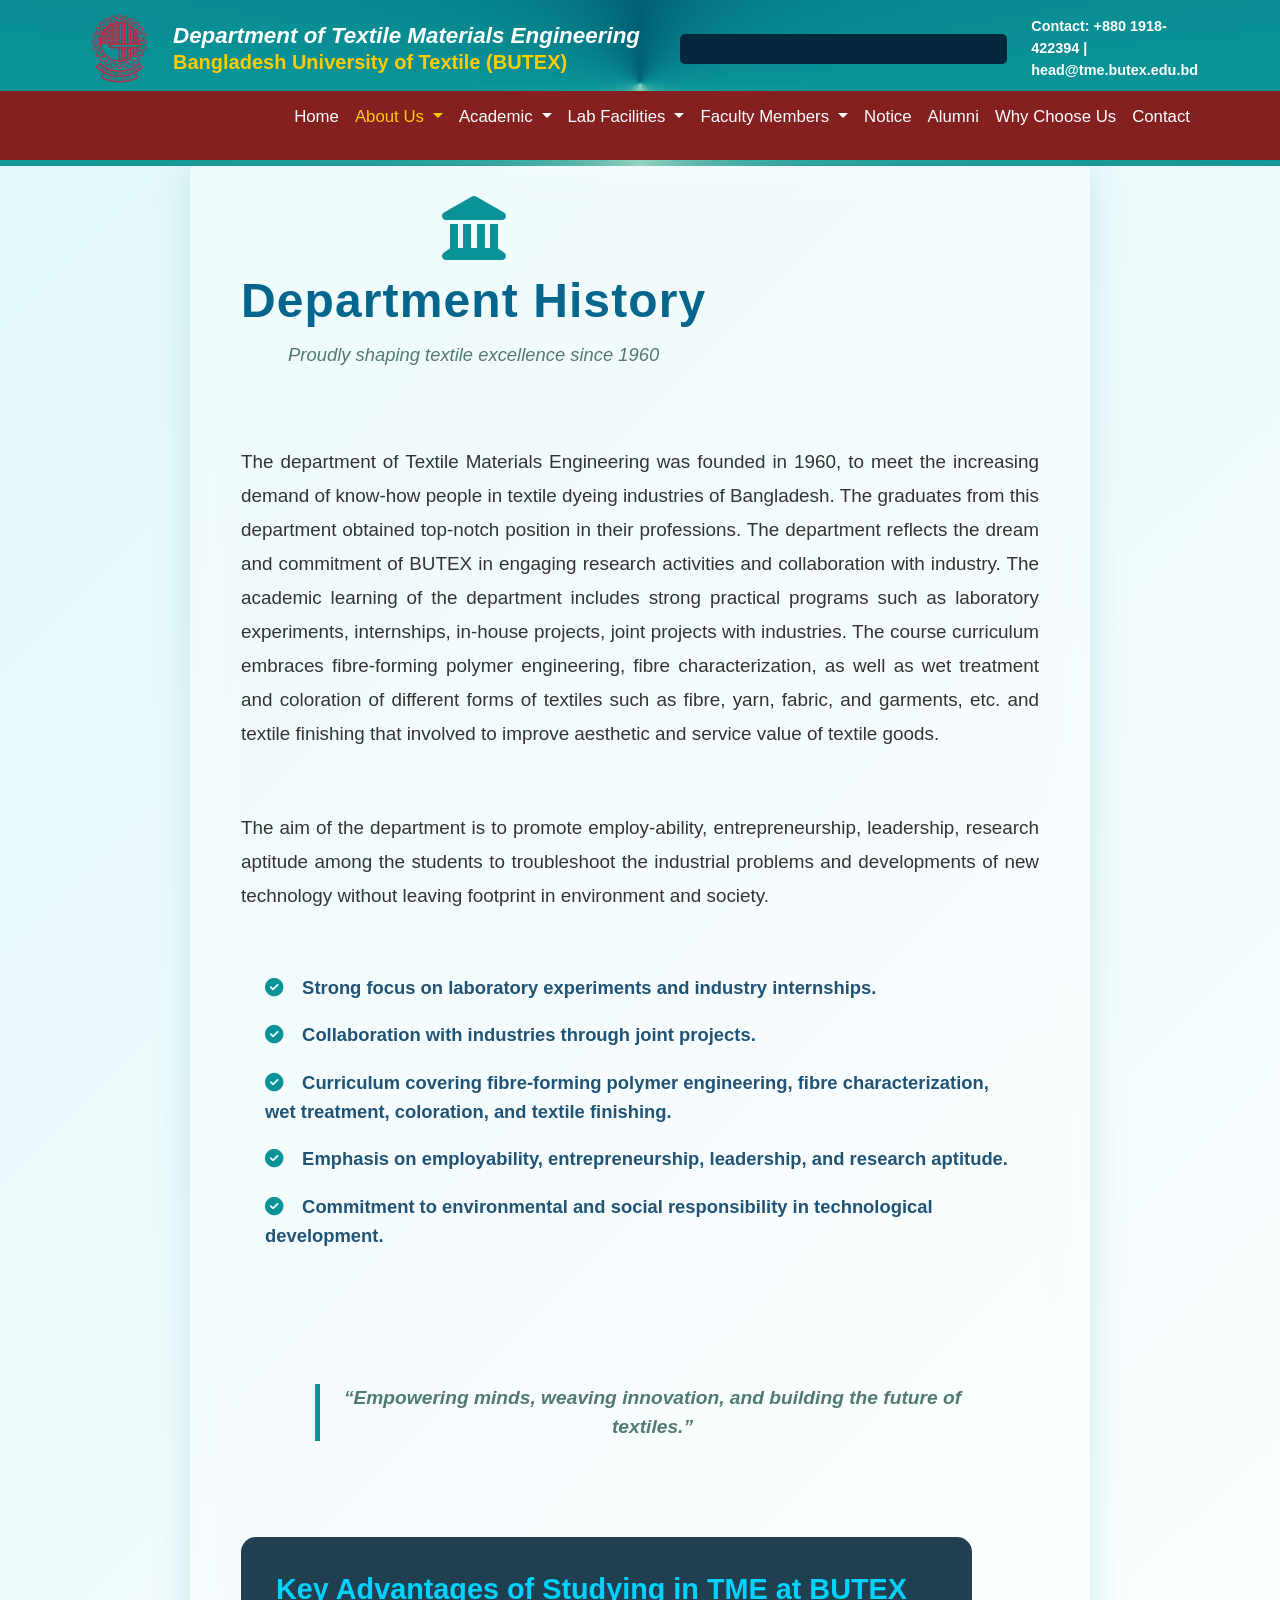
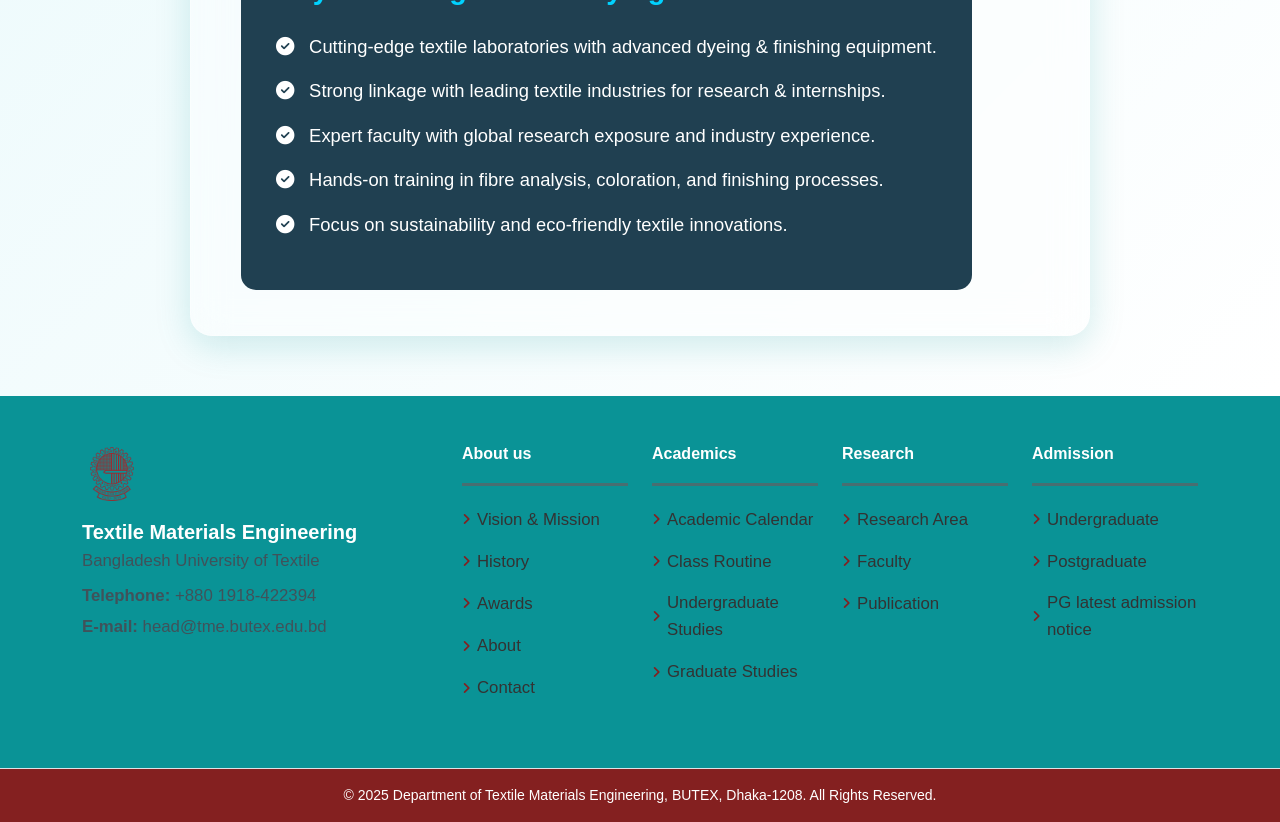
<file: history.html>
<!DOCTYPE html>
<html lang="en">

<head>
  <meta charset="UTF-8" />
  <meta name="viewport" content="width=device-width, initial-scale=1" />
  <title>Department of TME</title>
  <link rel="icon" type="image/webp" href="./images/logo.webp" />
  <!-- ==================== CSS LINKS ==================== -->
  <!-- AOS CSS -->
  <link href="aos/dist/aos.css" rel="stylesheet" />
  <!-- Bootstrap -->
  <link href="./bootstrap/bootstrap.min.css" rel="stylesheet" />
  <!-- FontAwesome -->
  <link href="./fontawesome/css/all.min.css" rel="stylesheet" />
  <!-- Custom Styles -->
  <link href="./css/style.css?v=1.0.1" rel="stylesheet" />
</head>

<body>
<header>
	
<!-- Navbar with 2 rows -->
<nav class="navbar navbar-expand-lg navbar-dark flex-column fixed-top">
  <div class="container d-flex justify-content-between align-items-center">
    <!-- Logo and texts (upper row) -->
    <a href="index.html" class="navbar-brand">
      <img src="./images/logo.webp" alt="Logo" />
      <div class="brand-text">
        <div class="line1"><em>Department of Textile Materials Engineering</em></div>
        <div class="line2">Bangladesh University of Textile (BUTEX)</div>
      </div>
    </a>
<!-- Scrolling Notice Bar -->
    <div class="notice-wrapper flex-grow-1 mx-4 overflow-hidden position-relative">
      <div class="notice-text">
        ⚠️ <strong>Important Notice:</strong> Admission for Fall 2025 is now open! Apply before Sept 30. Visit admission.butex.edu.bd for details.
      </div>
    </div>
    <!-- right top area -->
    <div class="d-none d-lg-block text-white" style="font-weight: 600; font-size: 0.9rem;">
      Contact: +880 1918-422394 | head@tme.butex.edu.bd
    </div>
  </div>

  <!-- Menu row below -->
  <div class="navbar-menu-row w-100">
    <div class="container">
      <button
        class="navbar-toggler"
        type="button"
        data-bs-toggle="collapse"
        data-bs-target="#navbarSupportedContent"
        aria-controls="navbarSupportedContent"
        aria-expanded="false"
        aria-label="Toggle navigation"
      >
        <span class="navbar-toggler-icon"></span>
      </button>

      <div class="collapse navbar-collapse justify-content-end" id="navbarSupportedContent">
        <ul class="navbar-nav">
          <li class="nav-item active">
            <a class="nav-link" href="index.html">Home</a>
          </li>

          <li class="nav-item dropdown">
            <a
              class="nav-link dropdown-toggle"
              href="#"
              id="whoWeAreDropdown"
              role="button"
              data-bs-toggle="dropdown"
              aria-expanded="false"
            >
              About Us
            </a>
            <ul class="dropdown-menu dropdown-menu-end" aria-labelledby="whoWeAreDropdown">
              <li><a class="dropdown-item" href="about.html">About</a></li>
              <li><a class="dropdown-item" href="mission-vision.html">Mission & Vision</a></li>
              <li><a class="dropdown-item" href="history.html">History</a></li>
              <li><a class="dropdown-item" href="message.html">Message From Head</a></li>
			  <li><a class="dropdown-item" href="message.html">Career</a></li>
            </ul>
          </li>

          <li class="nav-item dropdown">
            <a
              class="nav-link dropdown-toggle"
              href="#"
              id="academicDropdown"
              role="button"
              data-bs-toggle="dropdown"
              aria-expanded="false"
            >
              Academic
            </a>
            <ul class="dropdown-menu dropdown-menu-end" aria-labelledby="academicDropdown">
              <li><a class="dropdown-item" href="undergraduate.html">Undergraduate Program</a></li>
              <li><a class="dropdown-item" href="curriculum.html">Curriculum Structure</a></li>
              <li><a class="dropdown-item" href="admission.html">Admission Requirements</a></li>
              <li><a class="dropdown-item" href="calendar.html">Academic Calendar</a></li>
              <li><a class="dropdown-item" href="routine.html">Class Routine</a></li>
              <li><a class="dropdown-item" href="exam.html">Exam Schedule</a></li>
              <li><a class="dropdown-item" href="results.html">Results</a></li>
            </ul>
          </li>
		  <li class="nav-item dropdown">
		  <a
			class="nav-link dropdown-toggle"
			href="#"
			id="whoWeAreDropdown"
			role="button"
			data-bs-toggle="dropdown"
			aria-expanded="false"
		  >
			Lab Facilities
		  </a>
		  <ul class="dropdown-menu dropdown-menu-end" aria-labelledby="whoWeAreDropdown">
			<li>
			  <a class="dropdown-item" href="lab.html">Lab Instrument List</a>
			</li>
			<li>
			  <a class="dropdown-item" href="lab-tests.html">Testing Facilities for Students</a>
			</li>
			<li>
			  <a class="dropdown-item" href="lab-services.html">Testing Services for Outsiders</a>
			</li>
		  </ul>
		</li>
		<li class="nav-item dropdown">
		  <a
			class="nav-link dropdown-toggle"
			href="#"
			id="whoWeAreDropdown"
			role="button"
			data-bs-toggle="dropdown"
			aria-expanded="false"
		  >
			Faculty Members
		  </a>
		  <ul class="dropdown-menu dropdown-menu-end" aria-labelledby="whoWeAreDropdown">
			<li>
			  <a class="dropdown-item" href="lab.html">Active Faculty</a>
			</li>
			<li>
			  <a class="dropdown-item" href="lab-tests.html">Officer & Staff</a>
			</li>
			
		  </ul>
		</li>
		<li class="nav-item">
            <a class="nav-link" href="lab.html">Notice</a>
          </li>
		  <li class="nav-item">
            <a class="nav-link" href="lab.html">Alumni</a>
          </li>
		  <li class="nav-item">
            <a class="nav-link" href="why choose.html">Why Choose Us</a>
          </li>
          <li class="nav-item">
            <a class="nav-link" href="contact.html">Contact</a>
          </li>
        </ul>
      </div>
    </div>
  </div>
</nav>
</header>
<main style="padding-top: 150px; min-height: 80vh; display: flex; justify-content: center; align-items: center; background: linear-gradient(135deg, #e0f7fa, #ffffff); font-family: 'Segoe UI', Tahoma, Geneva, Verdana, sans-serif;">

  <section class="history-container glass-card" style="max-width: 900px; padding: 45px 50px; border-radius: 22px; background: rgba(255 255 255 / 0.38); backdrop-filter: blur(18px); box-shadow: 0 10px 35px rgb(10 147 150 / 0.18); text-align: center; color: #204051;">

    <div class="history-header" style="margin-bottom: 30px;">
      <i class="fas fa-landmark" style="font-size: 4rem; color: #0a9396; margin-bottom: 12px;"></i>
      <h1 style="font-weight: 700; font-size: 3rem; letter-spacing: 1.1px; color: #05668d;">Department History</h1>
      <p style="font-style: italic; font-size: 1.15rem; color: #52796f; margin-top: 10px;">
        Proudly shaping textile excellence since 1960
      </p>
    </div>

    <p style="font-size: 1.18rem; line-height: 1.8; max-width: 850px; margin: 0 auto 30px auto; color: #333; text-align: justify;">
      The department of Textile Materials Engineering was founded in 1960, to meet the increasing demand of know-how people in textile dyeing industries of Bangladesh. The graduates from this department obtained top-notch position in their professions. The department reflects the dream and commitment of BUTEX in engaging research activities and collaboration with industry. The academic learning of the department includes strong practical programs such as laboratory experiments, internships, in-house projects, joint projects with industries. The course curriculum embraces fibre-forming polymer engineering, fibre characterization, as well as wet treatment and coloration of different forms of textiles such as fibre, yarn, fabric, and garments, etc. and textile finishing that involved to improve aesthetic and service value of textile goods.
    </p>

    <p style="font-size: 1.18rem; line-height: 1.8; max-width: 850px; margin: 0 auto 30px auto; color: #333; text-align: justify;">
      The aim of the department is to promote employ-ability, entrepreneurship, leadership, research aptitude among the students to troubleshoot the industrial problems and developments of new technology without leaving footprint in environment and society.
    </p>

    <ul style="list-style: none; padding-left: 0; max-width: 750px; margin: 0 auto 40px auto; text-align: left; color: #205375; font-weight: 600; font-size: 1.15rem;">
      <li style="margin-bottom: 18px;">
        <i class="fas fa-check-circle" style="color: #0a9396; margin-right: 14px;"></i> Strong focus on laboratory experiments and industry internships.
      </li>
      <li style="margin-bottom: 18px;">
        <i class="fas fa-check-circle" style="color: #0a9396; margin-right: 14px;"></i> Collaboration with industries through joint projects.
      </li>
      <li style="margin-bottom: 18px;">
        <i class="fas fa-check-circle" style="color: #0a9396; margin-right: 14px;"></i> Curriculum covering fibre-forming polymer engineering, fibre characterization, wet treatment, coloration, and textile finishing.
      </li>
      <li style="margin-bottom: 18px;">
        <i class="fas fa-check-circle" style="color: #0a9396; margin-right: 14px;"></i> Emphasis on employability, entrepreneurship, leadership, and research aptitude.
      </li>
      <li style="margin-bottom: 18px;">
        <i class="fas fa-check-circle" style="color: #0a9396; margin-right: 14px;"></i> Commitment to environmental and social responsibility in technological development.
      </li>
    </ul>

    <blockquote style="margin-top: 45px; font-style: italic; color: #52796f; font-weight: 600; font-size: 1.2rem; max-width: 650px; margin-left: auto; margin-right: auto; border-left: 5px solid #0a9396; padding-left: 20px;">
      “Empowering minds, weaving innovation, and building the future of textiles.”
    </blockquote>

    <!-- Extra BUTEX TME Key Advantages -->
    <section style="margin-top: 50px; background: #204051; padding: 35px; border-radius: 15px; color: white; text-align: left;">
      <h2 style="color: #00d2ff; font-weight: 700; margin-bottom: 25px; font-size: 1.8rem;">
        Key Advantages of Studying in TME at BUTEX
      </h2>
      <ul style="list-style: none; padding: 0; font-size: 1.15rem; line-height: 1.6; color: white;">
  <li style="margin-bottom: 15px;">
    <i class="fas fa-check-circle" style="color: white; margin-right: 10px;"></i> Cutting-edge textile laboratories with advanced dyeing & finishing equipment.
  </li>
  <li style="margin-bottom: 15px;">
    <i class="fas fa-check-circle" style="color: white; margin-right: 10px;"></i> Strong linkage with leading textile industries for research & internships.
  </li>
  <li style="margin-bottom: 15px;">
    <i class="fas fa-check-circle" style="color: white; margin-right: 10px;"></i> Expert faculty with global research exposure and industry experience.
  </li>
  <li style="margin-bottom: 15px;">
    <i class="fas fa-check-circle" style="color: white; margin-right: 10px;"></i> Hands-on training in fibre analysis, coloration, and finishing processes.
  </li>
  <li style="margin-bottom: 15px;">
    <i class="fas fa-check-circle" style="color: white; margin-right: 10px;"></i> Focus on sustainability and eco-friendly textile innovations.
  </li>
</ul>

    </section>

  </section>

</main>

  <!-- ================== FOOTER START ================== -->
  <footer class="text-white">
    <!-- Top Footer -->
    <div class="py-5 border-bottom" style="background-color: #0a9396;">
      <div class="container">
        <div class="row gy-4">
          <!-- Left: Logo + Info -->
          <div class="col-lg-4 col-md-6 text-center text-lg-start">
            <img src="./images/logo.webp" alt="Logo" class="mb-3" style="max-width: 60px;" />
            <h5 class="fw-bold mb-1">Textile Materials Engineering</h5>
            <p class="mb-2">Bangladesh University of Textile</p>
            <p class="mb-1"><strong>Telephone:</strong> +880 1918-422394</p>
            <p class="mb-0"><strong>E-mail:</strong> head@tme.butex.edu.bd</p>
          </div>

          <!-- About Us -->
          <div class="col-lg-2 col-md-6">
            <h6 class="fw-bold mb-3 text-center text-lg-start">About us</h6>
            <hr class="footer-divider" />
            <ul class="list-unstyled text-center text-lg-start">
              <li><a href="#" class="footer-link">Vision & Mission</a></li>
              <li><a href="#" class="footer-link">History</a></li>
              <li><a href="#" class="footer-link">Awards</a></li>
              <li><a href="#" class="footer-link">About</a></li>
              <li><a href="#" class="footer-link">Contact</a></li>
            </ul>
          </div>

          <!-- Academics -->
          <div class="col-lg-2 col-md-6">
            <h6 class="fw-bold mb-3 text-center text-lg-start">Academics</h6>
            <hr class="footer-divider" />
            <ul class="list-unstyled text-center text-lg-start">
              <li><a href="#" class="footer-link">Academic Calendar</a></li>
              <li><a href="#" class="footer-link">Class Routine</a></li>
              <li><a href="#" class="footer-link">Undergraduate Studies</a></li>
              <li><a href="#" class="footer-link">Graduate Studies</a></li>
            </ul>
          </div>

          <!-- Research -->
          <div class="col-lg-2 col-md-6">
            <h6 class="fw-bold mb-3 text-center text-lg-start">Research</h6>
            <hr class="footer-divider" />
            <ul class="list-unstyled text-center text-lg-start">
              <li><a href="#" class="footer-link">Research Area</a></li>
              <li><a href="#" class="footer-link">Faculty</a></li>
              <li><a href="#" class="footer-link">Publication</a></li>
            </ul>
          </div>

          <!-- Admission -->
          <div class="col-lg-2 col-md-6">
            <h6 class="fw-bold mb-3 text-center text-lg-start">Admission</h6>
            <hr class="footer-divider" />
            <ul class="list-unstyled text-center text-lg-start">
              <li><a href="#" class="footer-link">Undergraduate</a></li>
              <li><a href="#" class="footer-link">Postgraduate</a></li>
              <li><a href="#" class="footer-link">PG latest admission notice</a></li>
            </ul>
          </div>
        </div>
      </div>
    </div>

    <!-- Bottom Footer -->
    <div class="text-center py-3 small" style="background-color: #842020;">
      &copy; 2025 Department of Textile Materials Engineering, BUTEX, Dhaka-1208. All Rights Reserved.
    </div>
  </footer>
  <!-- ================== FOOTER END ================== -->

  <script src="./js/jquery-3.6.0.min.js"></script>
  <!-- Bootstrap JS Bundle -->
  <script src="./bootstrap/bootstrap.bundle.min.js"></script>
  <!-- AOS JS Bundle -->
  <script src="./aos/dist/aos.js"></script>

  <script>
    AOS.init({
      duration: 1000,
      once: true,
      disable: function () {
        return window.innerWidth < 768;
      }
    });
  </script>

  <script>
    function setSelector() {
      var tabsNewAnim = $('#navbarSupportedContent');
      var activeItemNewAnim = tabsNewAnim.find('.active');
      if (!activeItemNewAnim.length) return;

      var activeHeight = activeItemNewAnim.innerHeight();
      var activeWidth = activeItemNewAnim.innerWidth();
      var itemPos = activeItemNewAnim.position();
      $(".hori-selector").css({
        top: activeItemNewAnim.position().top + activeHeight - 3 + "px",
        left: itemPos.left + "px",
        width: activeWidth + "px"
      });
    }

    $(document).ready(function () {
      // Auto-set active menu item based on current page URL
      var currentPage = window.location.pathname.split("/").pop();
      if (currentPage === "") currentPage = "index.html"; // default page

      $('#navbarSupportedContent a').each(function () {
        var linkPage = $(this).attr('href');
        if (linkPage === currentPage) {
          $('#navbarSupportedContent').find('.active').removeClass("active");
          $(this).parent().addClass('active');

          // If dropdown item, activate its parent dropdown menu too
          if ($(this).hasClass('dropdown-item')) {
            $(this).closest('.dropdown').addClass('active');
          }
        }
      });

      setSelector();

      $("#navbarSupportedContent").on("click", "li", function () {
        $('#navbarSupportedContent').find('.active').removeClass("active");
        $(this).addClass("active");
        setSelector();
      });
    });

    $(window).on("resize", function () {
      setTimeout(function () {
        setSelector();
      }, 500);
    });
  </script>
</body>

</html>
</file>
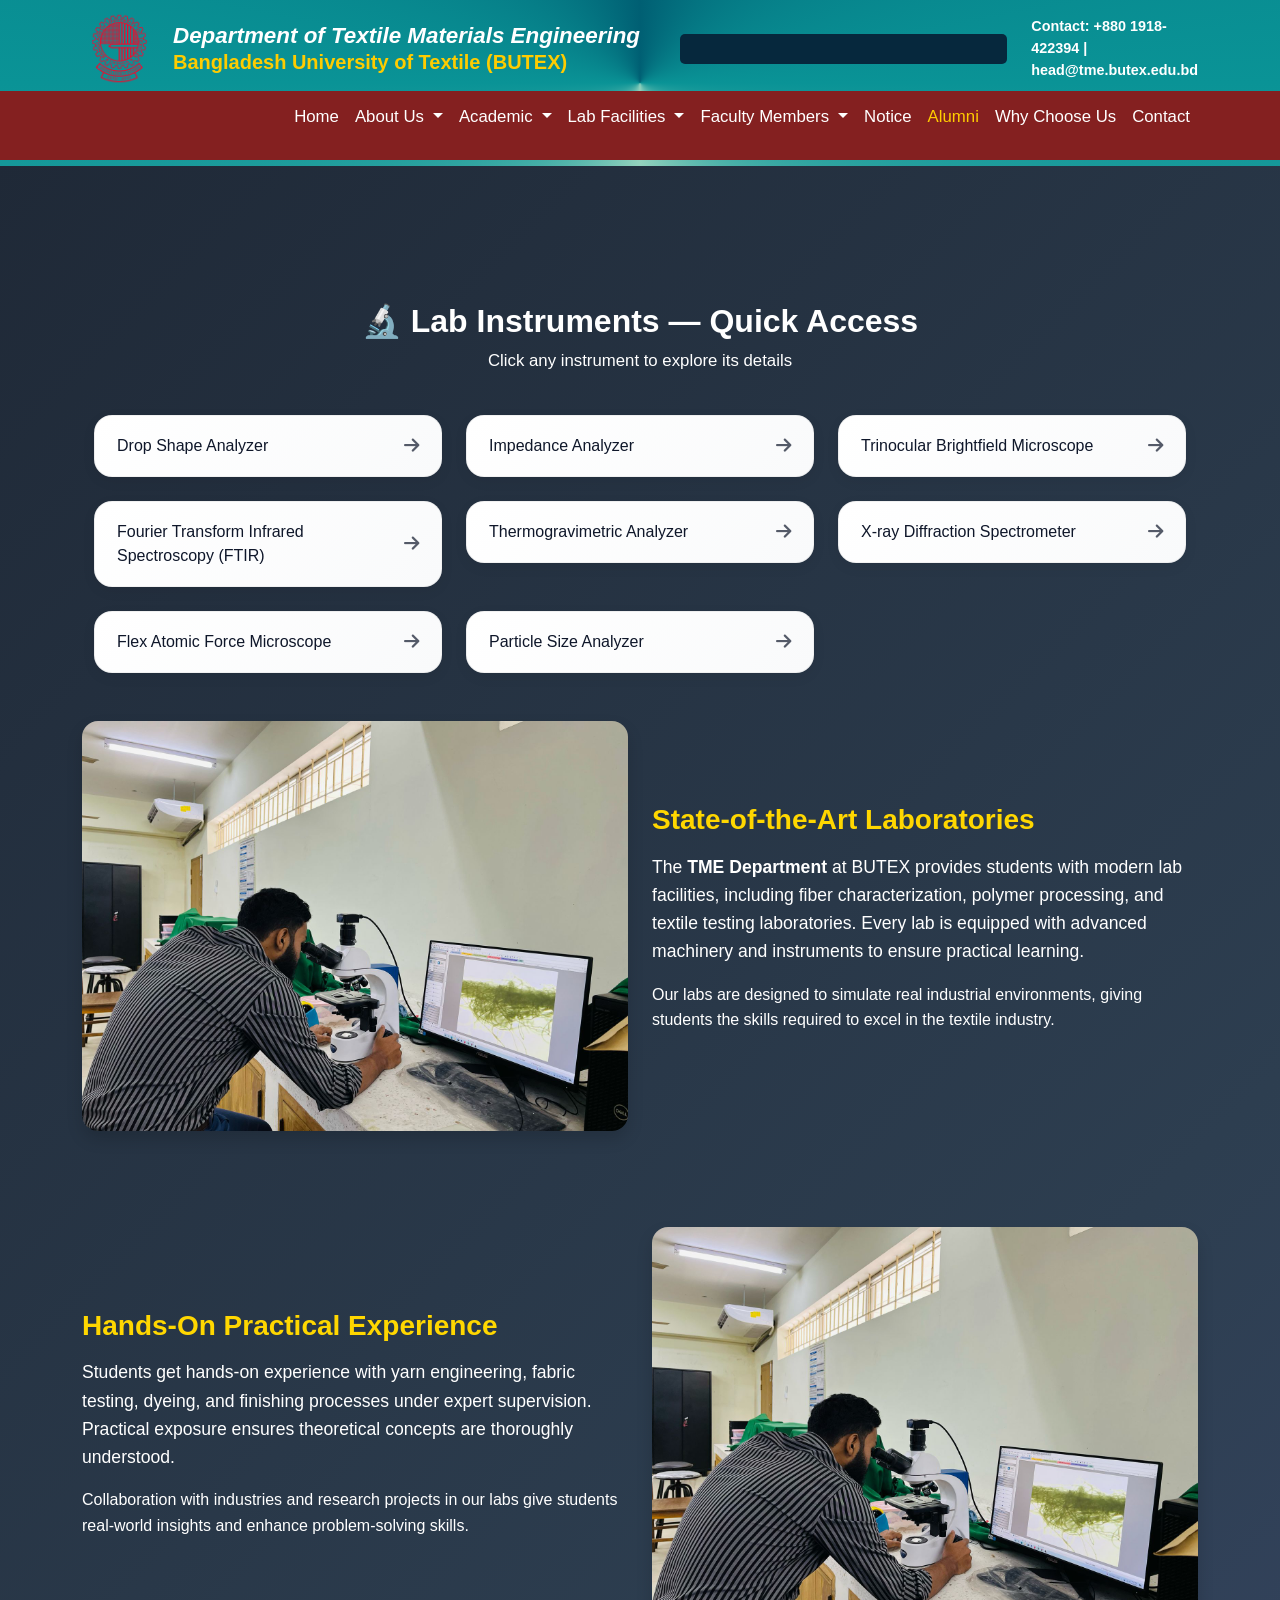
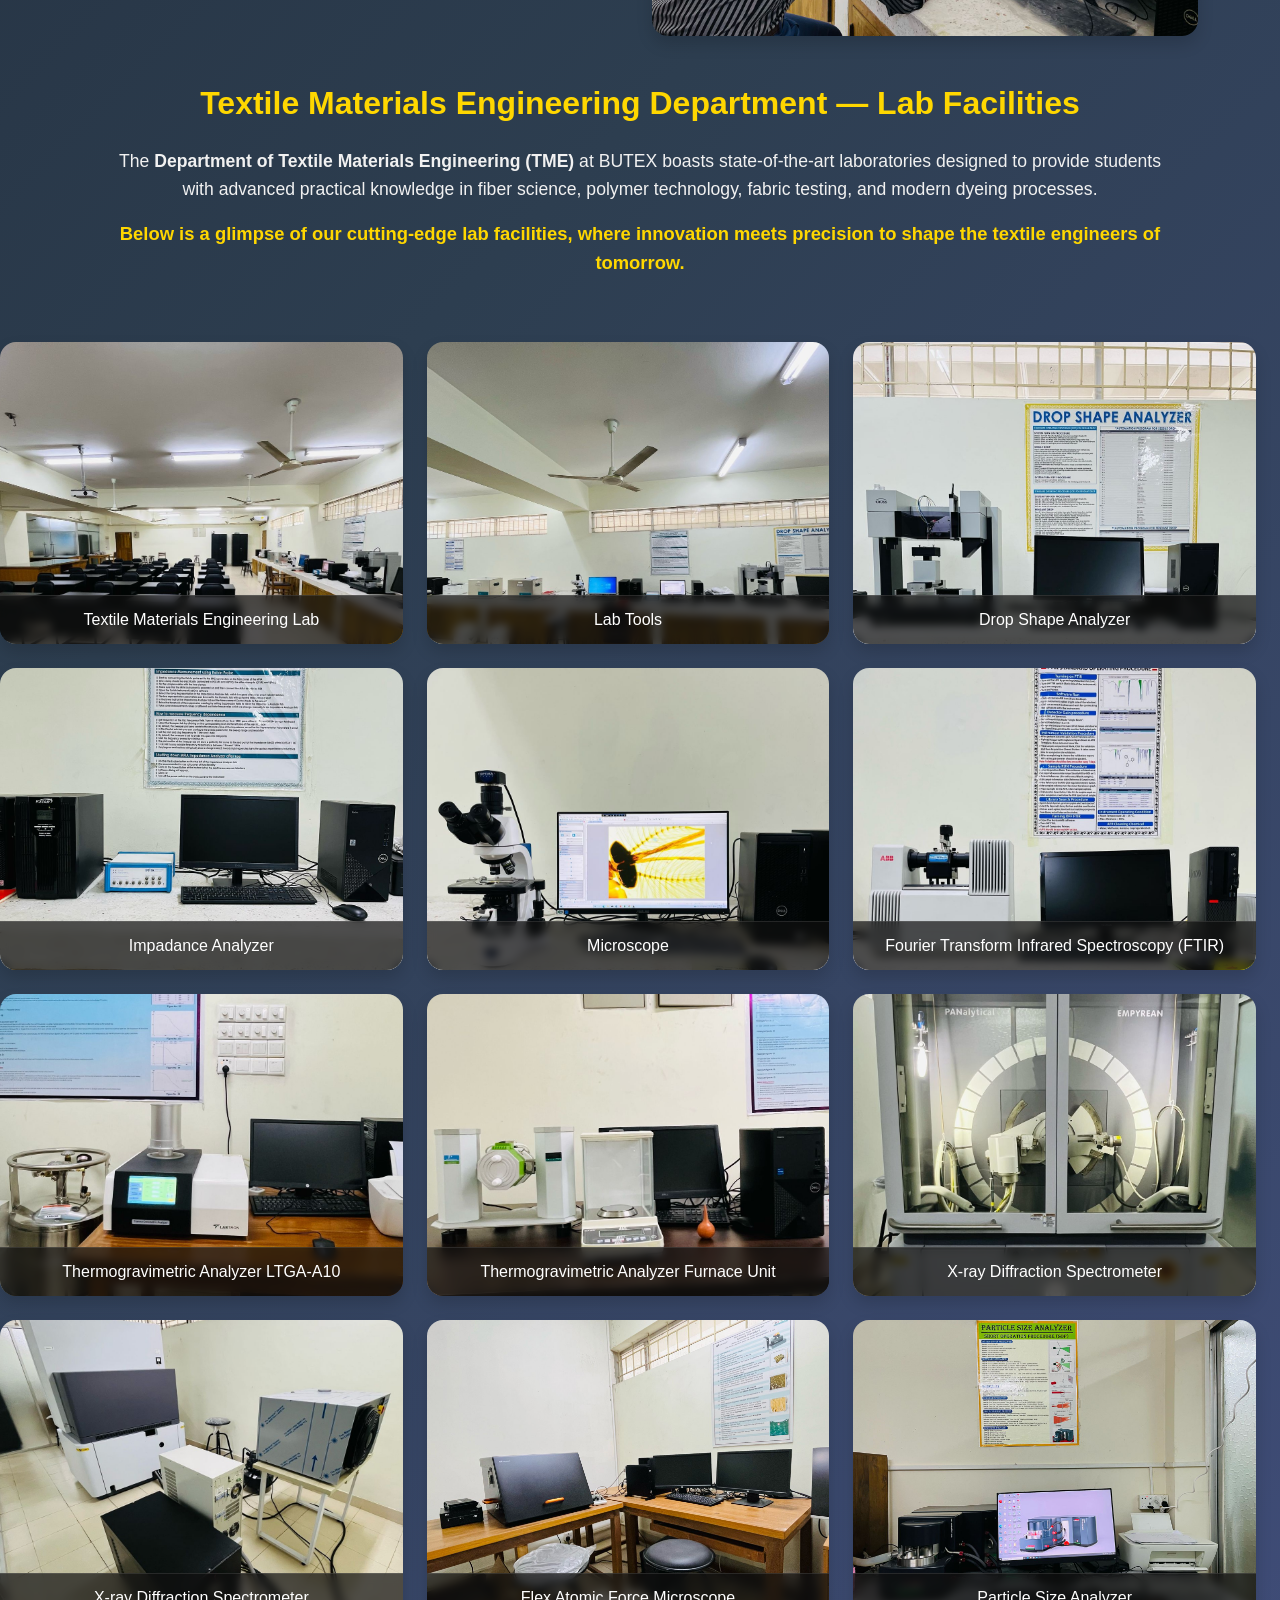
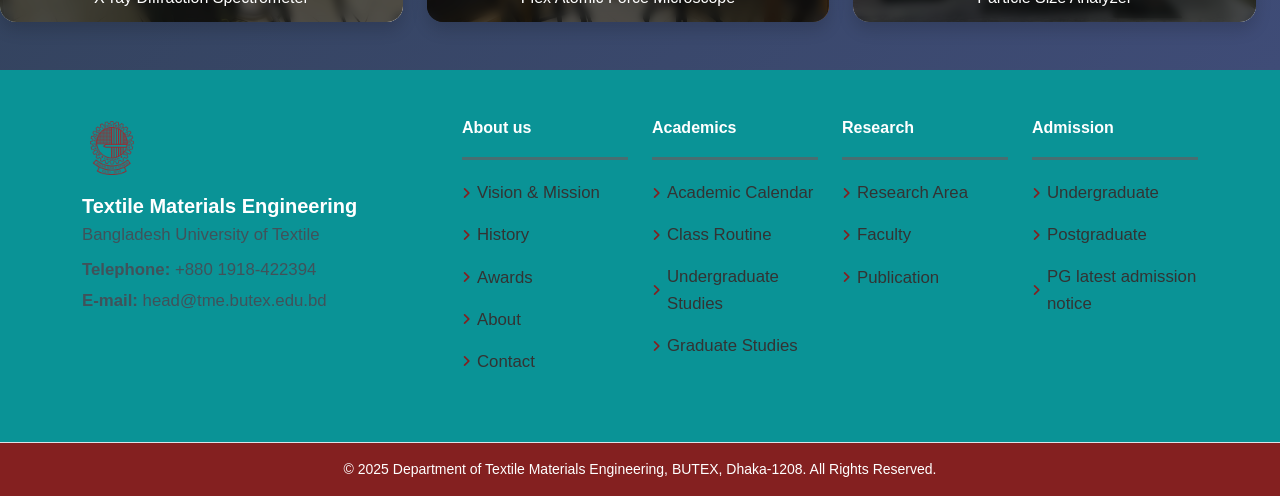
<file: lab.html>
<!DOCTYPE html>
<html lang="en">

<head>
  <meta charset="UTF-8" />
  <meta name="viewport" content="width=device-width, initial-scale=1" />
  <title>Department of TME</title>
  <link rel="icon" type="image/webp" href="./images/logo.jpg" />
  <!-- ==================== CSS LINKS ==================== -->
  <!-- AOS CSS -->
  <link href="aos/dist/aos.css" rel="stylesheet" />
  <!-- Bootstrap -->
  <link href="./bootstrap/bootstrap.min.css" rel="stylesheet" />
  <!-- FontAwesome -->
  <link href="./fontawesome/css/all.min.css" rel="stylesheet" />
  <!-- Custom Styles -->
  <link href="./css/style.css?v=1.0.1" rel="stylesheet" />
</head>

<body>
<header>
	
<!-- Navbar with 2 rows -->
<nav class="navbar navbar-expand-lg navbar-dark flex-column fixed-top">
  <div class="container d-flex justify-content-between align-items-center">
    <!-- Logo and texts (upper row) -->
    <a href="index.html" class="navbar-brand">
      <img src="./images/logo.webp" alt="Logo" />
      <div class="brand-text">
        <div class="line1"><em>Department of Textile Materials Engineering</em></div>
        <div class="line2">Bangladesh University of Textile (BUTEX)</div>
      </div>
    </a>
<!-- Scrolling Notice Bar -->
    <div class="notice-wrapper flex-grow-1 mx-4 overflow-hidden position-relative">
      <div class="notice-text">
        ⚠️ <strong>Important Notice:</strong> Admission for Fall 2025 is now open! Apply before Sept 30. Visit admission.butex.edu.bd for details.
      </div>
    </div>
    <!-- right top area -->
    <div class="d-none d-lg-block text-white" style="font-weight: 600; font-size: 0.9rem;">
      Contact: +880 1918-422394 | head@tme.butex.edu.bd
    </div>
  </div>

  <!-- Menu row below -->
  <div class="navbar-menu-row w-100">
    <div class="container">
      <button
        class="navbar-toggler"
        type="button"
        data-bs-toggle="collapse"
        data-bs-target="#navbarSupportedContent"
        aria-controls="navbarSupportedContent"
        aria-expanded="false"
        aria-label="Toggle navigation"
      >
        <span class="navbar-toggler-icon"></span>
      </button>

      <div class="collapse navbar-collapse justify-content-end" id="navbarSupportedContent">
        <ul class="navbar-nav">
          <li class="nav-item active">
            <a class="nav-link" href="index.html">Home</a>
          </li>

          <li class="nav-item dropdown">
            <a
              class="nav-link dropdown-toggle"
              href="#"
              id="whoWeAreDropdown"
              role="button"
              data-bs-toggle="dropdown"
              aria-expanded="false"
            >
              About Us
            </a>
            <ul class="dropdown-menu dropdown-menu-end" aria-labelledby="whoWeAreDropdown">
              <li><a class="dropdown-item" href="about.html">About</a></li>
              <li><a class="dropdown-item" href="mission-vision.html">Mission & Vision</a></li>
              <li><a class="dropdown-item" href="history.html">History</a></li>
              <li><a class="dropdown-item" href="message.html">Message From Head</a></li>
			  <li><a class="dropdown-item" href="message.html">Career</a></li>
            </ul>
          </li>

          <li class="nav-item dropdown">
            <a
              class="nav-link dropdown-toggle"
              href="#"
              id="academicDropdown"
              role="button"
              data-bs-toggle="dropdown"
              aria-expanded="false"
            >
              Academic
            </a>
            <ul class="dropdown-menu dropdown-menu-end" aria-labelledby="academicDropdown">
              <li><a class="dropdown-item" href="undergraduate.html">Undergraduate Program</a></li>
              <li><a class="dropdown-item" href="curriculum.html">Curriculum Structure</a></li>
              <li><a class="dropdown-item" href="admission.html">Admission Requirements</a></li>
              <li><a class="dropdown-item" href="calendar.html">Academic Calendar</a></li>
              <li><a class="dropdown-item" href="routine.html">Class Routine</a></li>
              <li><a class="dropdown-item" href="exam.html">Exam Schedule</a></li>
              <li><a class="dropdown-item" href="results.html">Results</a></li>
            </ul>
          </li>
		  <li class="nav-item dropdown">
		  <a
			class="nav-link dropdown-toggle"
			href="#"
			id="whoWeAreDropdown"
			role="button"
			data-bs-toggle="dropdown"
			aria-expanded="false"
		  >
			Lab Facilities
		  </a>
		  <ul class="dropdown-menu dropdown-menu-end" aria-labelledby="whoWeAreDropdown">
			<li>
			  <a class="dropdown-item" href="lab.html">Lab Instrument List</a>
			</li>
			<li>
			  <a class="dropdown-item" href="lab-tests.html">Testing Facilities for Students</a>
			</li>
			<li>
			  <a class="dropdown-item" href="lab-services.html">Testing Services for Outsiders</a>
			</li>
		  </ul>
		</li>
		<li class="nav-item dropdown">
		  <a
			class="nav-link dropdown-toggle"
			href="#"
			id="whoWeAreDropdown"
			role="button"
			data-bs-toggle="dropdown"
			aria-expanded="false"
		  >
			Faculty Members
		  </a>
		  <ul class="dropdown-menu dropdown-menu-end" aria-labelledby="whoWeAreDropdown">
			<li>
			  <a class="dropdown-item" href="lab.html">Active Faculty</a>
			</li>
			<li>
			  <a class="dropdown-item" href="lab-tests.html">Officer & Staff</a>
			</li>
			
		  </ul>
		</li>
		<li class="nav-item">
            <a class="nav-link" href="lab.html">Notice</a>
          </li>
		  <li class="nav-item">
            <a class="nav-link" href="lab.html">Alumni</a>
          </li>
		  <li class="nav-item">
            <a class="nav-link" href="why choose.html">Why Choose Us</a>
          </li>
          <li class="nav-item">
            <a class="nav-link" href="contact.html">Contact</a>
          </li>
        </ul>
      </div>
    </div>
  </div>
</nav>
</header>
<main style="padding-top:110px;">
<section
  class="py-5 mt-5 position-relative overflow-hidden"
  style="
    background: linear-gradient(135deg, #1f2937 0%, #2d3e50 50%, #3f4c77 100%);
    padding-top: 80px;
    min-height: 70vh;
">

<!-- First Section: Left Image, Right Content -->
<section class="py-5">
  <div class="container">
<!-- Lab Instruments — Quick Access List -->
<section class="container my-5">
  <div class="row align-items-center mb-4">
    <div class="col text-center">
      <h2 class="fw-bold mb-2 text-white" >🔬 Lab Instruments — Quick Access</h2>
      <p class="text-white">Click any instrument to explore its details</p>
    </div>
  </div>

  <!-- Stylish Card Grid -->
  <div class="row row-cols-1 row-cols-sm-2 row-cols-md-3 g-4">

    <!-- Item -->
    <div class="col" data-aos="fade-up" data-aos-delay="50">
      <a class="instrument-card" href="dropShape.html">
        <span>Drop Shape Analyzer</span>
        <i class="fa-solid fa-arrow-right"></i>
      </a>
    </div>

    <div class="col" data-aos="fade-up" data-aos-delay="100">
      <a class="instrument-card" href="/machines/impedance-analyzer.html">
        <span>Impedance Analyzer</span>
        <i class="fa-solid fa-arrow-right"></i>
      </a>
    </div>

    <div class="col" data-aos="fade-up" data-aos-delay="150">
      <a class="instrument-card" href="microscop.html">
        <span>Trinocular Brightfield Microscope</span>
        <i class="fa-solid fa-arrow-right"></i>
      </a>
    </div>

    <div class="col" data-aos="fade-up" data-aos-delay="200">
      <a class="instrument-card" href="ftir.html">
        <span>Fourier Transform Infrared Spectroscopy (FTIR)</span>
        <i class="fa-solid fa-arrow-right"></i>
      </a>
    </div>

    <div class="col" data-aos="fade-up" data-aos-delay="250">
      <a class="instrument-card" href="tga.html">
        <span>Thermogravimetric Analyzer</span>
        <i class="fa-solid fa-arrow-right"></i>
      </a>
    </div>

    <div class="col" data-aos="fade-up" data-aos-delay="300">
      <a class="instrument-card" href="/machines/x-ray-diffraction-spectrometer.html">
        <span>X-ray Diffraction Spectrometer</span>
        <i class="fa-solid fa-arrow-right"></i>
      </a>
    </div>

    <div class="col" data-aos="fade-up" data-aos-delay="350">
      <a class="instrument-card" href="/machines/flex-atomic-force-microscope.html">
        <span>Flex Atomic Force Microscope</span>
        <i class="fa-solid fa-arrow-right"></i>
      </a>
    </div>

    <div class="col" data-aos="fade-up" data-aos-delay="400">
      <a class="instrument-card" href="/machines/particle-size-analyzer.html">
        <span>Particle Size Analyzer</span>
        <i class="fa-solid fa-arrow-right"></i>
      </a>
    </div>

  </div>
</section>
    <div class="row align-items-center g-4">
      <!-- Left Image -->
      <div class="col-md-6" data-aos="fade-right">
        <img src="./images/lab-7.jpg" class="img-fluid rounded-4 shadow" alt="TME Lab Building" />
      </div>
      <!-- Right Content -->
      <div class="col-md-6" data-aos="fade-left">
        <h3 class="mb-3" style="color: #ffd700;">State-of-the-Art Laboratories</h3>
        <p class="text-white" style="font-size: 1.1rem;">
          The <strong>TME Department</strong> at BUTEX provides students with modern lab facilities, 
          including fiber characterization, polymer processing, and textile testing laboratories. 
          Every lab is equipped with advanced machinery and instruments to ensure practical learning.
        </p>
        <p class="text-white" style="font-size: 1rem;">
          Our labs are designed to simulate real industrial environments, giving students the skills 
          required to excel in the textile industry.
        </p>
      </div>
    </div>
  </div>
</section>

<!-- Second Section: Right Image, Left Content -->
<section class="py-5" >
  <div class="container">
    <div class="row align-items-center g-4">
      <!-- Left Content -->
      <div class="col-md-6 order-md-1 order-2" data-aos="fade-right">
        <h3 class="mb-3" style="color: #ffd700;">Hands-On Practical Experience</h3>
        <p class="text-white" style="font-size: 1.1rem;">
          Students get hands-on experience with yarn engineering, fabric testing, dyeing, and finishing 
          processes under expert supervision. Practical exposure ensures theoretical concepts are 
          thoroughly understood.
        </p>
        <p class="text-white" style="font-size: 1rem;">
          Collaboration with industries and research projects in our labs give students real-world insights 
          and enhance problem-solving skills.
        </p>
      </div>
      <!-- Right Image -->
      <div class="col-md-6 order-md-2 order-1" data-aos="fade-left">
        <img src="./images/lab-7.jpg" class="img-fluid rounded-4 shadow" alt="Students in Lab" />
      </div>
    </div>
  </div>
</section>

<!-- Lab Intro -->
<div class="row">
  <div class="col-lg-10 mx-auto text-center">
    <h2 class="mb-4 fw-bold" style="color: #ffd700;">
      Textile Materials Engineering Department — Lab Facilities
    </h2>
    <p style="font-size: 1.1rem; color: #f1f1f1;">
      The <strong>Department of Textile Materials Engineering (TME)</strong> at BUTEX boasts 
      state-of-the-art laboratories designed to provide students with advanced practical knowledge 
      in fiber science, polymer technology, fabric testing, and modern dyeing processes.
    </p>
    <p style="font-size: 1.15rem; color: #ffd700; font-weight: 600;">
      <strong>Below is a glimpse</strong> of our cutting-edge lab facilities, where innovation meets 
      precision to shape the textile engineers of tomorrow.
    </p>
  </div>
</div>

<!-- Lab Image Gallery -->
<div class="row">
    
    <div class="row g-4 mt-4">
      <!-- Row 1 -->
      <div class="col-md-4" data-aos="zoom-in" data-aos-delay="100">
        <div class="position-relative overflow-hidden rounded-4 shadow">
          <img src="./images/lab-13.jpg" class="img-fluid w-100 object-fit-cover" style="aspect-ratio: 4/3;" alt="Training 1" />
          <div class="lab-glassy-caption">Textile Materials Engineering Lab</div>
        </div>
      </div>
      <div class="col-md-4" data-aos="zoom-in" data-aos-delay="200">
        <div class="position-relative overflow-hidden rounded-4 shadow">
          <img src="./images/lab-1.jpg" class="img-fluid w-100 object-fit-cover" style="aspect-ratio: 4/3;" alt="Training 2" />
          <div class="lab-glassy-caption">Lab Tools</div>
        </div>
      </div>
      <div class="col-md-4" data-aos="zoom-in" data-aos-delay="300">
        <div class="position-relative overflow-hidden rounded-4 shadow">
          <img src="./images/lab-2.jpg" class="img-fluid w-100 object-fit-cover" style="aspect-ratio: 4/3;" alt="Training 3" />
          <div class="lab-glassy-caption">Drop Shape Analyzer</div>
        </div>
      </div>

      <!-- Row 2 -->
      <div class="col-md-4" data-aos="zoom-in" data-aos-delay="100">
        <div class="position-relative overflow-hidden rounded-4 shadow">
          <img src="./images/lab-3.jpg" class="img-fluid w-100 object-fit-cover" style="aspect-ratio: 4/3;" alt="Training 4" />
          <div class="lab-glassy-caption">Impadance Analyzer</div>
        </div>
      </div>
      <div class="col-md-4" data-aos="zoom-in" data-aos-delay="200">
        <div class="position-relative overflow-hidden rounded-4 shadow">
          <img src="./images/lab-4.jpg" class="img-fluid w-100 object-fit-cover" style="aspect-ratio: 4/3;" alt="Training 5" />
          <div class="lab-glassy-caption">Microscope</div>
        </div>
      </div>
      <div class="col-md-4" data-aos="zoom-in" data-aos-delay="300">
        <div class="position-relative overflow-hidden rounded-4 shadow">
          <img src="./images/lab-5.jpg" class="img-fluid w-100 object-fit-cover" style="aspect-ratio: 4/3;" alt="Training 6" />
          <div class="lab-glassy-caption">Fourier Transform Infrared Spectroscopy (FTIR)</div>
        </div>
      </div>
<!-- Row 3 -->
      <div class="col-md-4" data-aos="zoom-in" data-aos-delay="100">
        <div class="position-relative overflow-hidden rounded-4 shadow">
          <img src="./images/lab-6.jpg" class="img-fluid w-100 object-fit-cover" style="aspect-ratio: 4/3;" alt="Training 4" />
          <div class="lab-glassy-caption">Thermogravimetric Analyzer LTGA-A10</div>
        </div>
      </div>
      <div class="col-md-4" data-aos="zoom-in" data-aos-delay="200">
        <div class="position-relative overflow-hidden rounded-4 shadow">
          <img src="./images/lab-8.jpg" class="img-fluid w-100 object-fit-cover" style="aspect-ratio: 4/3;" alt="Training 5" />
          <div class="lab-glassy-caption">Thermogravimetric Analyzer Furnace Unit</div>
        </div>
      </div>
      <div class="col-md-4" data-aos="zoom-in" data-aos-delay="300">
        <div class="position-relative overflow-hidden rounded-4 shadow">
          <img src="./images/lab-9.jpg" class="img-fluid w-100 object-fit-cover" style="aspect-ratio: 4/3;" alt="Training 6" />
          <div class="lab-glassy-caption">X-ray Diffraction Spectrometer</div>
        </div>
      </div>
	  <!-- Row 4 -->
      <div class="col-md-4" data-aos="zoom-in" data-aos-delay="100">
        <div class="position-relative overflow-hidden rounded-4 shadow">
          <img src="./images/lab-10.jpg" class="img-fluid w-100 object-fit-cover" style="aspect-ratio: 4/3;" alt="Training 4" />
          <div class="lab-glassy-caption">X-ray Diffraction Spectrometer</div>
        </div>
      </div>
      <div class="col-md-4" data-aos="zoom-in" data-aos-delay="200">
        <div class="position-relative overflow-hidden rounded-4 shadow">
          <img src="./images/lab-11.jpg" class="img-fluid w-100 object-fit-cover" style="aspect-ratio: 4/3;" alt="Training 5" />
          <div class="lab-glassy-caption">Flex Atomic Force Microscope</div>
        </div>
      </div>
      <div class="col-md-4" data-aos="zoom-in" data-aos-delay="300">
        <div class="position-relative overflow-hidden rounded-4 shadow">
          <img src="./images/lab-12.jpg" class="img-fluid w-100 object-fit-cover" style="aspect-ratio: 4/3;" alt="Training 6" />
          <div class="lab-glassy-caption">Particle Size Analyzer</div>
        </div>
      </div>
	 
  </div>
</section>
</main>


  <!-- ================== FOOTER START ================== -->
  <footer class="text-white">
    <!-- Top Footer -->
    <div class="py-5 border-bottom" style="background-color: #0a9396;">
      <div class="container">
        <div class="row gy-4">
          <!-- Left: Logo + Info -->
          <div class="col-lg-4 col-md-6 text-center text-lg-start">
            <img src="./images/logo.webp" alt="Logo" class="mb-3" style="max-width: 60px;" />
            <h5 class="fw-bold mb-1">Textile Materials Engineering</h5>
            <p class="mb-2">Bangladesh University of Textile</p>
            <p class="mb-1"><strong>Telephone:</strong> +880 1918-422394</p>
            <p class="mb-0"><strong>E-mail:</strong> head@tme.butex.edu.bd</p>
          </div>

          <!-- About Us -->
          <div class="col-lg-2 col-md-6">
            <h6 class="fw-bold mb-3 text-center text-lg-start">About us</h6>
            <hr class="footer-divider" />
            <ul class="list-unstyled text-center text-lg-start">
              <li><a href="#" class="footer-link">Vision & Mission</a></li>
              <li><a href="#" class="footer-link">History</a></li>
              <li><a href="#" class="footer-link">Awards</a></li>
              <li><a href="#" class="footer-link">About</a></li>
              <li><a href="#" class="footer-link">Contact</a></li>
            </ul>
          </div>

          <!-- Academics -->
          <div class="col-lg-2 col-md-6">
            <h6 class="fw-bold mb-3 text-center text-lg-start">Academics</h6>
            <hr class="footer-divider" />
            <ul class="list-unstyled text-center text-lg-start">
              <li><a href="#" class="footer-link">Academic Calendar</a></li>
              <li><a href="#" class="footer-link">Class Routine</a></li>
              <li><a href="#" class="footer-link">Undergraduate Studies</a></li>
              <li><a href="#" class="footer-link">Graduate Studies</a></li>
            </ul>
          </div>

          <!-- Research -->
          <div class="col-lg-2 col-md-6">
            <h6 class="fw-bold mb-3 text-center text-lg-start">Research</h6>
            <hr class="footer-divider" />
            <ul class="list-unstyled text-center text-lg-start">
              <li><a href="#" class="footer-link">Research Area</a></li>
              <li><a href="#" class="footer-link">Faculty</a></li>
              <li><a href="#" class="footer-link">Publication</a></li>
            </ul>
          </div>

          <!-- Admission -->
          <div class="col-lg-2 col-md-6">
            <h6 class="fw-bold mb-3 text-center text-lg-start">Admission</h6>
            <hr class="footer-divider" />
            <ul class="list-unstyled text-center text-lg-start">
              <li><a href="#" class="footer-link">Undergraduate</a></li>
              <li><a href="#" class="footer-link">Postgraduate</a></li>
              <li><a href="#" class="footer-link">PG latest admission notice</a></li>
            </ul>
          </div>
        </div>
      </div>
    </div>

    <!-- Bottom Footer -->
    <div class="text-center py-3 small" style="background-color: #842020;">
      &copy; 2025 Department of Textile Materials Engineering, BUTEX, Dhaka-1208. All Rights Reserved.
    </div>
  </footer>
  <!-- ================== FOOTER END ================== -->

  <script src="./js/jquery-3.6.0.min.js"></script>
  <!-- Bootstrap JS Bundle -->
  <script src="./bootstrap/bootstrap.bundle.min.js"></script>
  <!-- AOS JS Bundle -->
  <script src="./aos/dist/aos.js"></script>

  <script>
    AOS.init({
      duration: 1000,
      once: true,
      disable: function () {
        return window.innerWidth < 768;
      }
    });
  </script>

  <script>
    function setSelector() {
      var tabsNewAnim = $('#navbarSupportedContent');
      var activeItemNewAnim = tabsNewAnim.find('.active');
      if (!activeItemNewAnim.length) return;

      var activeHeight = activeItemNewAnim.innerHeight();
      var activeWidth = activeItemNewAnim.innerWidth();
      var itemPos = activeItemNewAnim.position();
      $(".hori-selector").css({
        top: activeItemNewAnim.position().top + activeHeight - 3 + "px",
        left: itemPos.left + "px",
        width: activeWidth + "px"
      });
    }

    $(document).ready(function () {
      // Auto-set active menu item based on current page URL
      var currentPage = window.location.pathname.split("/").pop();
      if (currentPage === "") currentPage = "index.html"; // default page

      $('#navbarSupportedContent a').each(function () {
        var linkPage = $(this).attr('href');
        if (linkPage === currentPage) {
          $('#navbarSupportedContent').find('.active').removeClass("active");
          $(this).parent().addClass('active');

          // If dropdown item, activate its parent dropdown menu too
          if ($(this).hasClass('dropdown-item')) {
            $(this).closest('.dropdown').addClass('active');
          }
        }
      });

      setSelector();

      $("#navbarSupportedContent").on("click", "li", function () {
        $('#navbarSupportedContent').find('.active').removeClass("active");
        $(this).addClass("active");
        setSelector();
      });
    });

    $(window).on("resize", function () {
      setTimeout(function () {
        setSelector();
      }, 500);
    });
  </script>
</body>

</html>
</file>
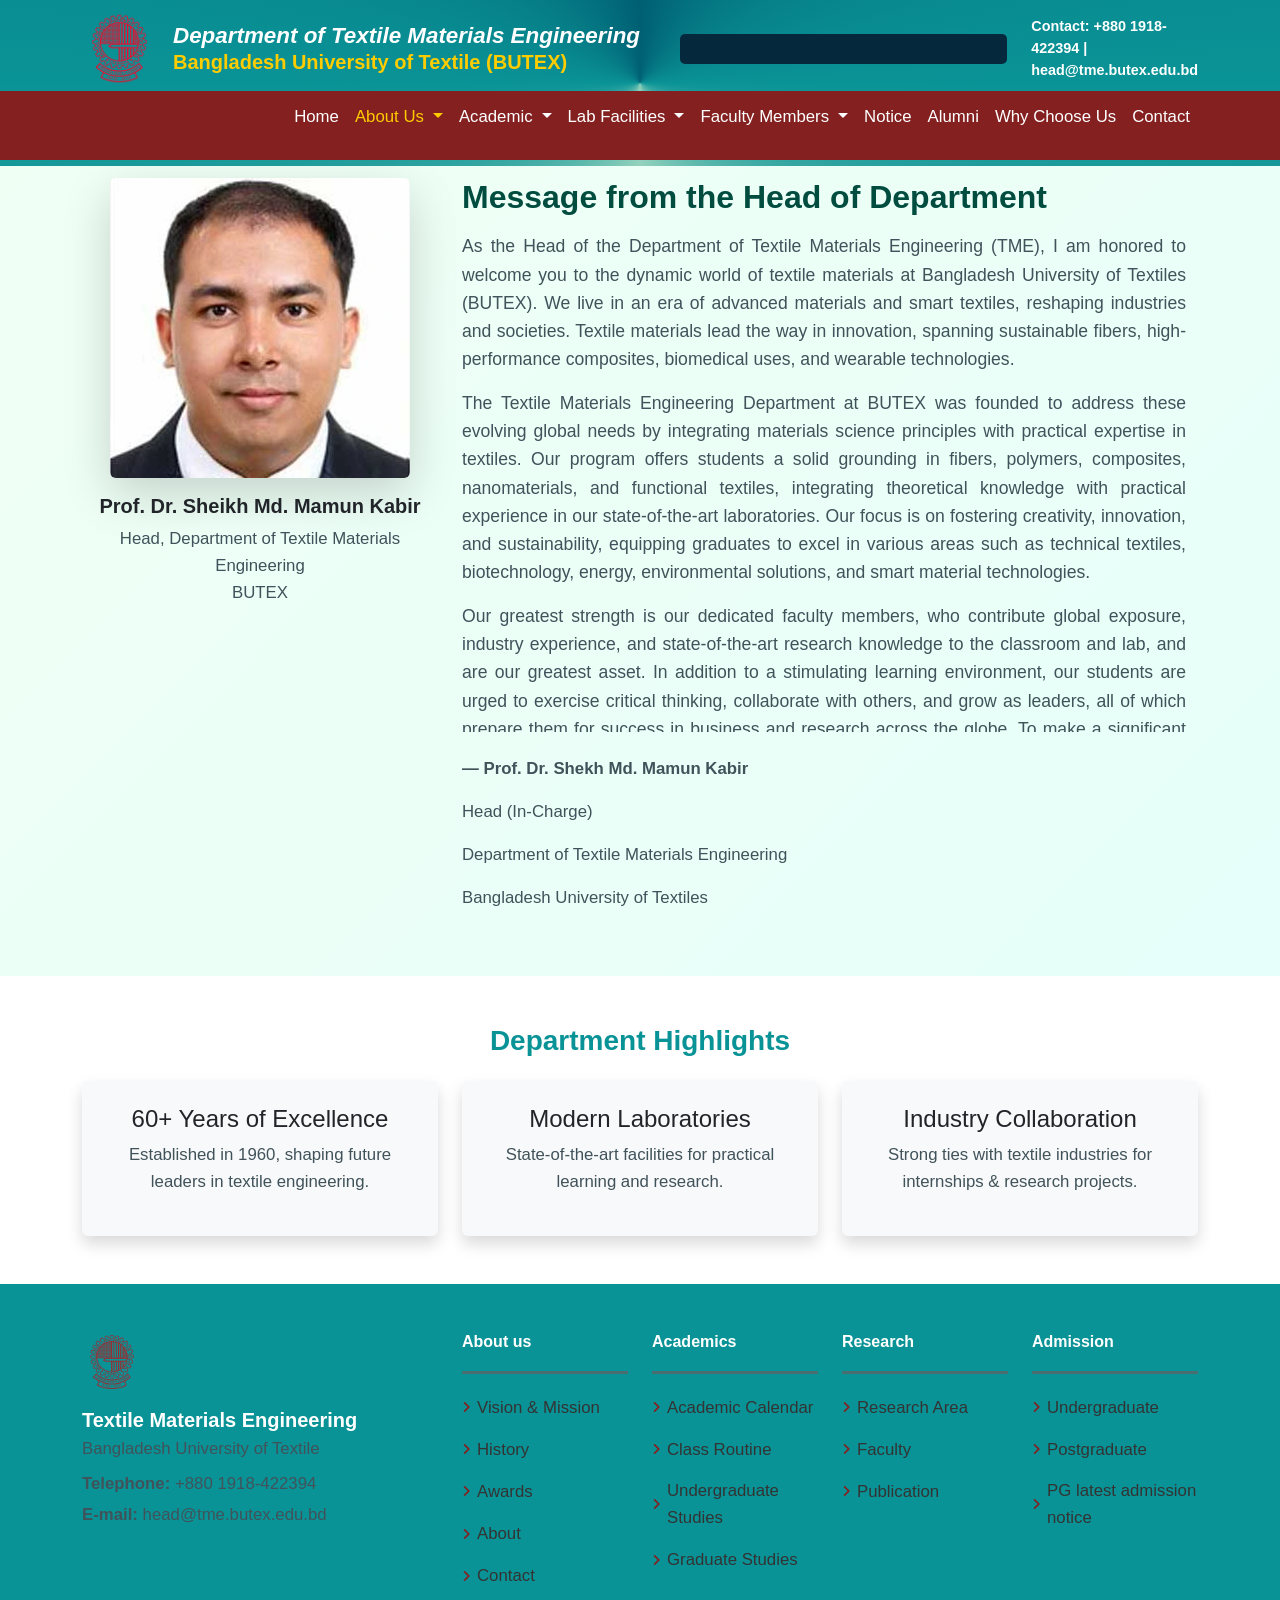
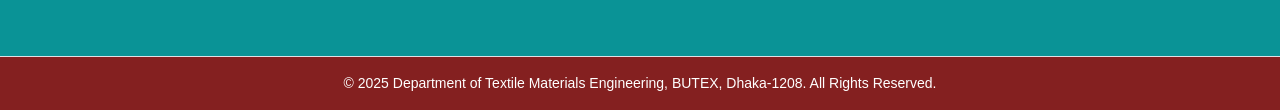
<file: message.html>
<!DOCTYPE html>
<html lang="en">

<head>
  <meta charset="UTF-8" />
  <meta name="viewport" content="width=device-width, initial-scale=1" />
  <title>Department of TME</title>
  <link rel="icon" type="image/webp" href="./images/logo.jpg" />
  <!-- ==================== CSS LINKS ==================== -->
  <!-- AOS CSS -->
  <link href="aos/dist/aos.css" rel="stylesheet" />
  <!-- Bootstrap -->
  <link href="./bootstrap/bootstrap.min.css" rel="stylesheet" />
  <!-- FontAwesome -->
  <link href="./fontawesome/css/all.min.css" rel="stylesheet" />
  <!-- Custom Styles -->
  <link href="./css/style.css?v=1.0.1" rel="stylesheet" />
</head>

<body>
<header>
	
<!-- Navbar with 2 rows -->
<nav class="navbar navbar-expand-lg navbar-dark flex-column fixed-top">
  <div class="container d-flex justify-content-between align-items-center">
    <!-- Logo and texts (upper row) -->
    <a href="index.html" class="navbar-brand">
      <img src="./images/logo.webp" alt="Logo" />
      <div class="brand-text">
        <div class="line1"><em>Department of Textile Materials Engineering</em></div>
        <div class="line2">Bangladesh University of Textile (BUTEX)</div>
      </div>
    </a>
<!-- Scrolling Notice Bar -->
    <div class="notice-wrapper flex-grow-1 mx-4 overflow-hidden position-relative">
      <div class="notice-text">
        ⚠️ <strong>Important Notice:</strong> Admission for Fall 2025 is now open! Apply before Sept 30. Visit admission.butex.edu.bd for details.
      </div>
    </div>
    <!-- right top area -->
    <div class="d-none d-lg-block text-white" style="font-weight: 600; font-size: 0.9rem;">
      Contact: +880 1918-422394 | head@tme.butex.edu.bd
    </div>
  </div>

  <!-- Menu row below -->
  <div class="navbar-menu-row w-100">
    <div class="container">
      <button
        class="navbar-toggler"
        type="button"
        data-bs-toggle="collapse"
        data-bs-target="#navbarSupportedContent"
        aria-controls="navbarSupportedContent"
        aria-expanded="false"
        aria-label="Toggle navigation"
      >
        <span class="navbar-toggler-icon"></span>
      </button>

      <div class="collapse navbar-collapse justify-content-end" id="navbarSupportedContent">
        <ul class="navbar-nav">
          <li class="nav-item active">
            <a class="nav-link" href="index.html">Home</a>
          </li>

          <li class="nav-item dropdown">
            <a
              class="nav-link dropdown-toggle"
              href="#"
              id="whoWeAreDropdown"
              role="button"
              data-bs-toggle="dropdown"
              aria-expanded="false"
            >
              About Us
            </a>
            <ul class="dropdown-menu dropdown-menu-end" aria-labelledby="whoWeAreDropdown">
              <li><a class="dropdown-item" href="about.html">About</a></li>
              <li><a class="dropdown-item" href="mission-vision.html">Mission & Vision</a></li>
              <li><a class="dropdown-item" href="history.html">History</a></li>
              <li><a class="dropdown-item" href="message.html">Message From Head</a></li>
			  <li><a class="dropdown-item" href="message.html">Career</a></li>
            </ul>
          </li>

          <li class="nav-item dropdown">
            <a
              class="nav-link dropdown-toggle"
              href="#"
              id="academicDropdown"
              role="button"
              data-bs-toggle="dropdown"
              aria-expanded="false"
            >
              Academic
            </a>
            <ul class="dropdown-menu dropdown-menu-end" aria-labelledby="academicDropdown">
              <li><a class="dropdown-item" href="undergraduate.html">Undergraduate Program</a></li>
              <li><a class="dropdown-item" href="curriculum.html">Curriculum Structure</a></li>
              <li><a class="dropdown-item" href="admission.html">Admission Requirements</a></li>
              <li><a class="dropdown-item" href="calendar.html">Academic Calendar</a></li>
              <li><a class="dropdown-item" href="routine.html">Class Routine</a></li>
              <li><a class="dropdown-item" href="exam.html">Exam Schedule</a></li>
              <li><a class="dropdown-item" href="results.html">Results</a></li>
            </ul>
          </li>
		  <li class="nav-item dropdown">
		  <a
			class="nav-link dropdown-toggle"
			href="#"
			id="whoWeAreDropdown"
			role="button"
			data-bs-toggle="dropdown"
			aria-expanded="false"
		  >
			Lab Facilities
		  </a>
		  <ul class="dropdown-menu dropdown-menu-end" aria-labelledby="whoWeAreDropdown">
			<li>
			  <a class="dropdown-item" href="lab.html">Lab Instrument List</a>
			</li>
			<li>
			  <a class="dropdown-item" href="lab-tests.html">Testing Facilities for Students</a>
			</li>
			<li>
			  <a class="dropdown-item" href="lab-services.html">Testing Services for Outsiders</a>
			</li>
		  </ul>
		</li>
		<li class="nav-item dropdown">
		  <a
			class="nav-link dropdown-toggle"
			href="#"
			id="whoWeAreDropdown"
			role="button"
			data-bs-toggle="dropdown"
			aria-expanded="false"
		  >
			Faculty Members
		  </a>
		  <ul class="dropdown-menu dropdown-menu-end" aria-labelledby="whoWeAreDropdown">
			<li>
			  <a class="dropdown-item" href="lab.html">Active Faculty</a>
			</li>
			<li>
			  <a class="dropdown-item" href="lab-tests.html">Officer & Staff</a>
			</li>
			
		  </ul>
		</li>
		<li class="nav-item">
            <a class="nav-link" href="lab.html">Notice</a>
          </li>
		  <li class="nav-item">
            <a class="nav-link" href="lab.html">Alumni</a>
          </li>
		  <li class="nav-item">
            <a class="nav-link" href="why choose.html">Why Choose Us</a>
          </li>
          <li class="nav-item">
            <a class="nav-link" href="contact.html">Contact</a>
          </li>
        </ul>
      </div>
    </div>
  </div>
</nav>
</header>
<main style="padding-top:130px;">
  <!-- HOD Message Section -->
<section class="py-5 position-relative overflow-hidden" 
    style="background: linear-gradient(135deg, #f0fff4, #e6fffa); min-height:70vh;">
  <div class="container">
    <div class="row align-items-start">

      <!-- HOD Image -->
      <div class="col-md-4 d-flex flex-column align-items-center text-center mb-4 mb-md-0" data-aos="fade-right">
        <img src="./images/Dr.-Sheikh-Md.-Mamun-Kabir.webp" 
             alt="Head of TME" 
             class="img-fluid rounded shadow-lg mb-3" 
             style="max-height:350px; object-fit:cover;">
        <h5 class="fw-bold">Prof. Dr. Sheikh Md. Mamun Kabir</h5>
        <p>Head, Department of Textile Materials Engineering<br>BUTEX</p>
      </div>

      <!-- Message -->
      <div class="col-md-8" data-aos="fade-left">
        <h2 class="fw-bold mb-3" style="color:#004d40;">Message from the Head of Department</h2>
        
        <!-- Scrollable Content Box -->
        <div style="max-height:500px; overflow-y:auto; padding-right:12px;">
          <p style="font-size:1.1rem; text-align:justify;">
            As the Head of the Department of Textile Materials Engineering (TME), I am honored to welcome you to the dynamic world of textile materials at Bangladesh University of Textiles (BUTEX). We live in an era of advanced materials and smart textiles, reshaping industries and societies. Textile materials lead the way in innovation, spanning sustainable fibers, high-performance composites, biomedical uses, and wearable technologies. 
          </p>
          <p style="font-size:1.1rem; text-align:justify;">
            The Textile Materials Engineering Department at BUTEX was founded to address these evolving global needs by integrating materials science principles with practical expertise in textiles. Our program offers students a solid grounding in fibers, polymers, composites, nanomaterials, and functional textiles, integrating theoretical knowledge with practical experience in our state-of-the-art laboratories. Our focus is on fostering creativity, innovation, and sustainability, equipping graduates to excel in various areas such as technical textiles, biotechnology, energy, environmental solutions, and smart material technologies.
          </p>
          <p style="font-size:1.1rem; text-align:justify;">
            Our greatest strength is our dedicated faculty members, who contribute global exposure, industry experience, and state-of-the-art research knowledge to the classroom and lab, and are our greatest asset. In addition to a stimulating learning environment, our students are urged to exercise critical thinking, collaborate with others, and grow as leaders, all of which prepare them for success in business and research across the globe. To make a significant contribution to textile science and engineering, the Department of TME has been developing since its founding as a thriving community of researchers, faculty, and students. In the future, we hope to introduce advanced graduate programs (M.Sc. as well as Ph.D.) and fortify partnerships with business, academic institutions, and research facilities worldwide. 
          </p>
          <p style="font-size:1.1rem; text-align:justify;">
            I warmly invite you to explore our department, meet our faculty and students, and discover the opportunities we offer. Together, let us shape the future of textile materials and contribute to building a more sustainable, innovative, and technologically advanced world. 
            Welcome to the Department of Textile Materials Engineering — where science meets innovation, and textiles meet the future!
          </p>
        </div>

        <!-- Signature -->
        <p class="fw-bold mt-4">— Prof. Dr. Shekh Md. Mamun Kabir</p>
        <p>Head (In-Charge)</p>
        <p>Department of Textile Materials Engineering</p>
        <p>Bangladesh University of Textiles</p>
      </div>

    </div>
  </div>
</section>



  <!-- After Message: Department Highlights -->
  <section class="py-5" style="background:#fff;">
    <div class="container text-center">
      <h3 class="fw-bold mb-4">Department Highlights</h3>
      <div class="row g-4">
        <div class="col-md-4" data-aos="zoom-in">
          <div class="p-4 shadow rounded bg-light h-100">
            <h4>60+ Years of Excellence</h4>
            <p>Established in 1960, shaping future leaders in textile engineering.</p>
          </div>
        </div>
        <div class="col-md-4" data-aos="zoom-in" data-aos-delay="200">
          <div class="p-4 shadow rounded bg-light h-100">
            <h4>Modern Laboratories</h4>
            <p>State-of-the-art facilities for practical learning and research.</p>
          </div>
        </div>
        <div class="col-md-4" data-aos="zoom-in" data-aos-delay="400">
          <div class="p-4 shadow rounded bg-light h-100">
            <h4>Industry Collaboration</h4>
            <p>Strong ties with textile industries for internships & research projects.</p>
          </div>
        </div>
      </div>
    </div>
  </section>
</main>

  <!-- ================== FOOTER START ================== -->
  <footer class="text-white">
    <!-- Top Footer -->
    <div class="py-5 border-bottom" style="background-color: #0a9396;">
      <div class="container">
        <div class="row gy-4">
          <!-- Left: Logo + Info -->
          <div class="col-lg-4 col-md-6 text-center text-lg-start">
            <img src="./images/logo.webp" alt="Logo" class="mb-3" style="max-width: 60px;" />
            <h5 class="fw-bold mb-1">Textile Materials Engineering</h5>
            <p class="mb-2">Bangladesh University of Textile</p>
            <p class="mb-1"><strong>Telephone:</strong> +880 1918-422394</p>
            <p class="mb-0"><strong>E-mail:</strong> head@tme.butex.edu.bd</p>
          </div>

          <!-- About Us -->
          <div class="col-lg-2 col-md-6">
            <h6 class="fw-bold mb-3 text-center text-lg-start">About us</h6>
            <hr class="footer-divider" />
            <ul class="list-unstyled text-center text-lg-start">
              <li><a href="#" class="footer-link">Vision & Mission</a></li>
              <li><a href="#" class="footer-link">History</a></li>
              <li><a href="#" class="footer-link">Awards</a></li>
              <li><a href="#" class="footer-link">About</a></li>
              <li><a href="#" class="footer-link">Contact</a></li>
            </ul>
          </div>

          <!-- Academics -->
          <div class="col-lg-2 col-md-6">
            <h6 class="fw-bold mb-3 text-center text-lg-start">Academics</h6>
            <hr class="footer-divider" />
            <ul class="list-unstyled text-center text-lg-start">
              <li><a href="#" class="footer-link">Academic Calendar</a></li>
              <li><a href="#" class="footer-link">Class Routine</a></li>
              <li><a href="#" class="footer-link">Undergraduate Studies</a></li>
              <li><a href="#" class="footer-link">Graduate Studies</a></li>
            </ul>
          </div>

          <!-- Research -->
          <div class="col-lg-2 col-md-6">
            <h6 class="fw-bold mb-3 text-center text-lg-start">Research</h6>
            <hr class="footer-divider" />
            <ul class="list-unstyled text-center text-lg-start">
              <li><a href="#" class="footer-link">Research Area</a></li>
              <li><a href="#" class="footer-link">Faculty</a></li>
              <li><a href="#" class="footer-link">Publication</a></li>
            </ul>
          </div>

          <!-- Admission -->
          <div class="col-lg-2 col-md-6">
            <h6 class="fw-bold mb-3 text-center text-lg-start">Admission</h6>
            <hr class="footer-divider" />
            <ul class="list-unstyled text-center text-lg-start">
              <li><a href="#" class="footer-link">Undergraduate</a></li>
              <li><a href="#" class="footer-link">Postgraduate</a></li>
              <li><a href="#" class="footer-link">PG latest admission notice</a></li>
            </ul>
          </div>
        </div>
      </div>
    </div>

    <!-- Bottom Footer -->
    <div class="text-center py-3 small" style="background-color: #842020;">
      &copy; 2025 Department of Textile Materials Engineering, BUTEX, Dhaka-1208. All Rights Reserved.
    </div>
  </footer>
  <!-- ================== FOOTER END ================== -->

  <script src="./js/jquery-3.6.0.min.js"></script>
  <!-- Bootstrap JS Bundle -->
  <script src="./bootstrap/bootstrap.bundle.min.js"></script>
  <!-- AOS JS Bundle -->
  <script src="./aos/dist/aos.js"></script>

  <script>
    AOS.init({
      duration: 1000,
      once: true,
      disable: function () {
        return window.innerWidth < 768;
      }
    });
  </script>

  <script>
    function setSelector() {
      var tabsNewAnim = $('#navbarSupportedContent');
      var activeItemNewAnim = tabsNewAnim.find('.active');
      if (!activeItemNewAnim.length) return;

      var activeHeight = activeItemNewAnim.innerHeight();
      var activeWidth = activeItemNewAnim.innerWidth();
      var itemPos = activeItemNewAnim.position();
      $(".hori-selector").css({
        top: activeItemNewAnim.position().top + activeHeight - 3 + "px",
        left: itemPos.left + "px",
        width: activeWidth + "px"
      });
    }

    $(document).ready(function () {
      // Auto-set active menu item based on current page URL
      var currentPage = window.location.pathname.split("/").pop();
      if (currentPage === "") currentPage = "index.html"; // default page

      $('#navbarSupportedContent a').each(function () {
        var linkPage = $(this).attr('href');
        if (linkPage === currentPage) {
          $('#navbarSupportedContent').find('.active').removeClass("active");
          $(this).parent().addClass('active');

          // If dropdown item, activate its parent dropdown menu too
          if ($(this).hasClass('dropdown-item')) {
            $(this).closest('.dropdown').addClass('active');
          }
        }
      });

      setSelector();

      $("#navbarSupportedContent").on("click", "li", function () {
        $('#navbarSupportedContent').find('.active').removeClass("active");
        $(this).addClass("active");
        setSelector();
      });
    });

    $(window).on("resize", function () {
      setTimeout(function () {
        setSelector();
      }, 500);
    });
  </script>
</body>

</html>
</file>
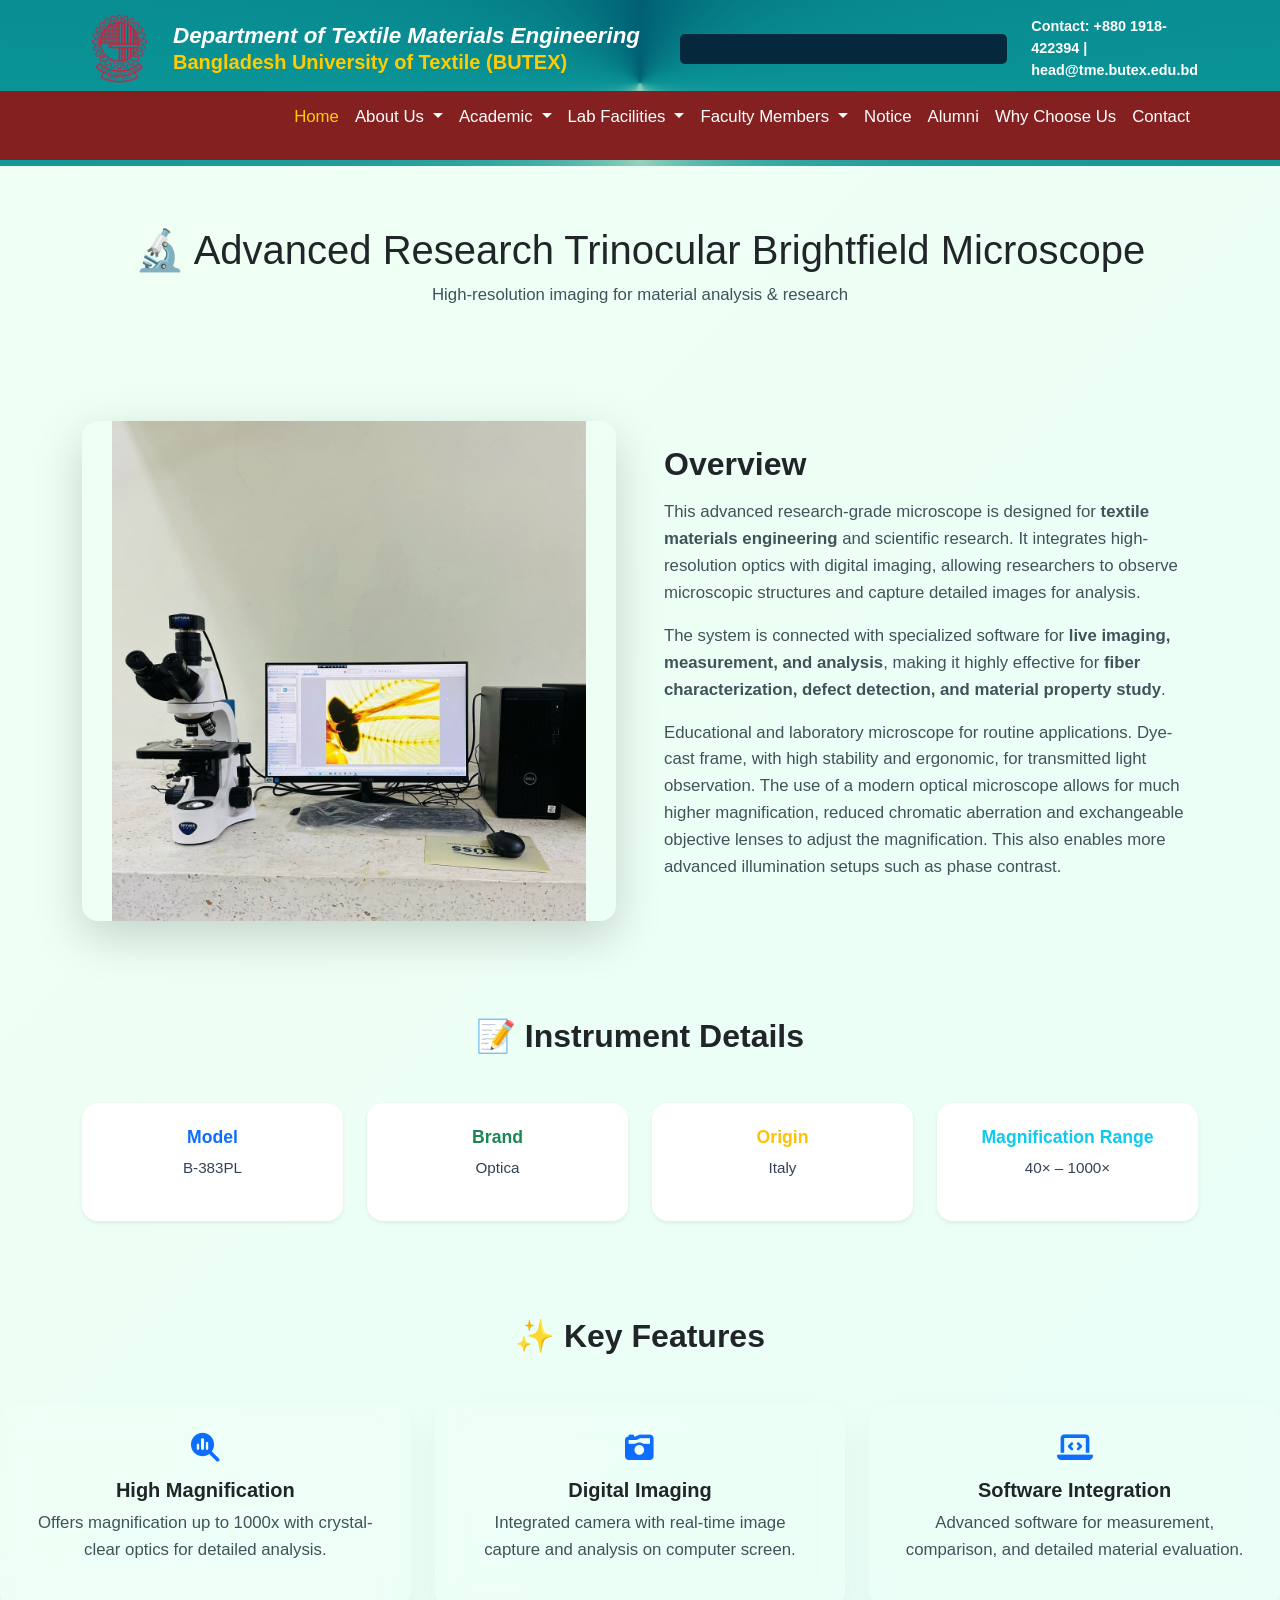
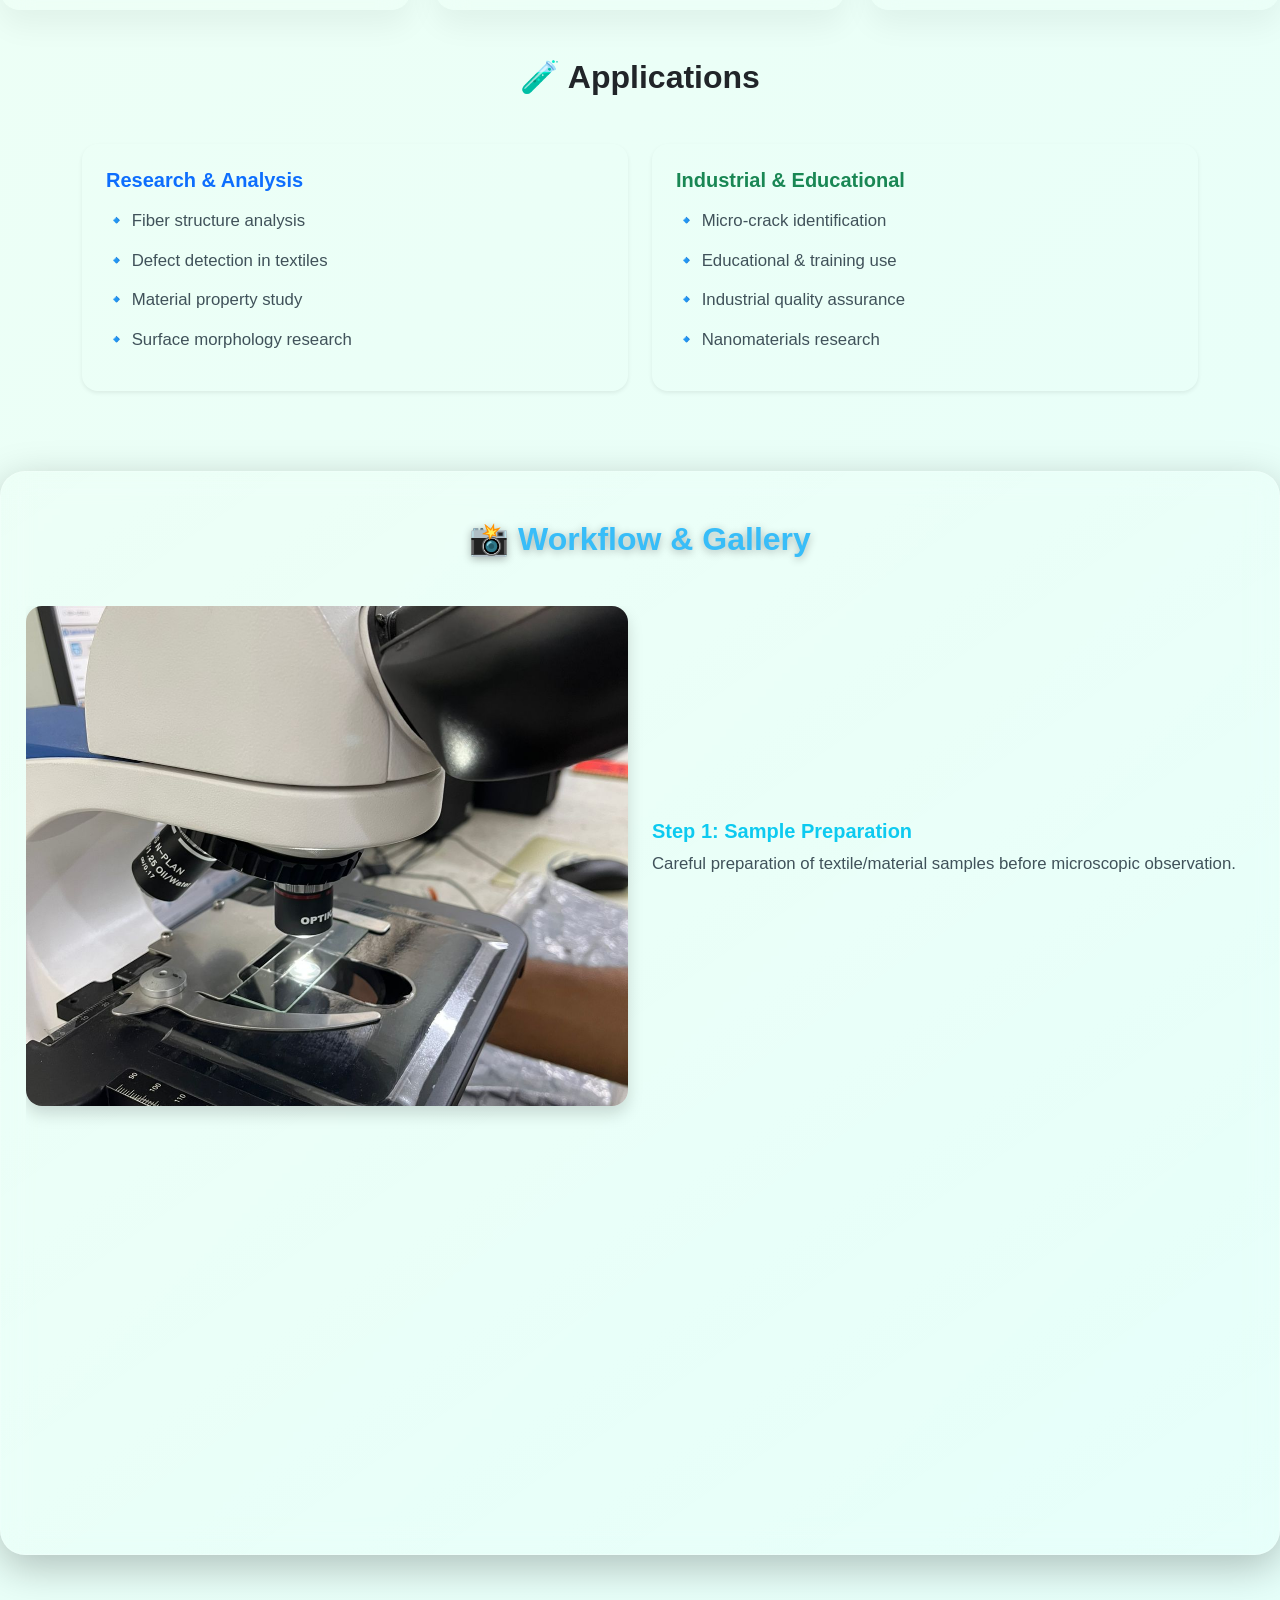
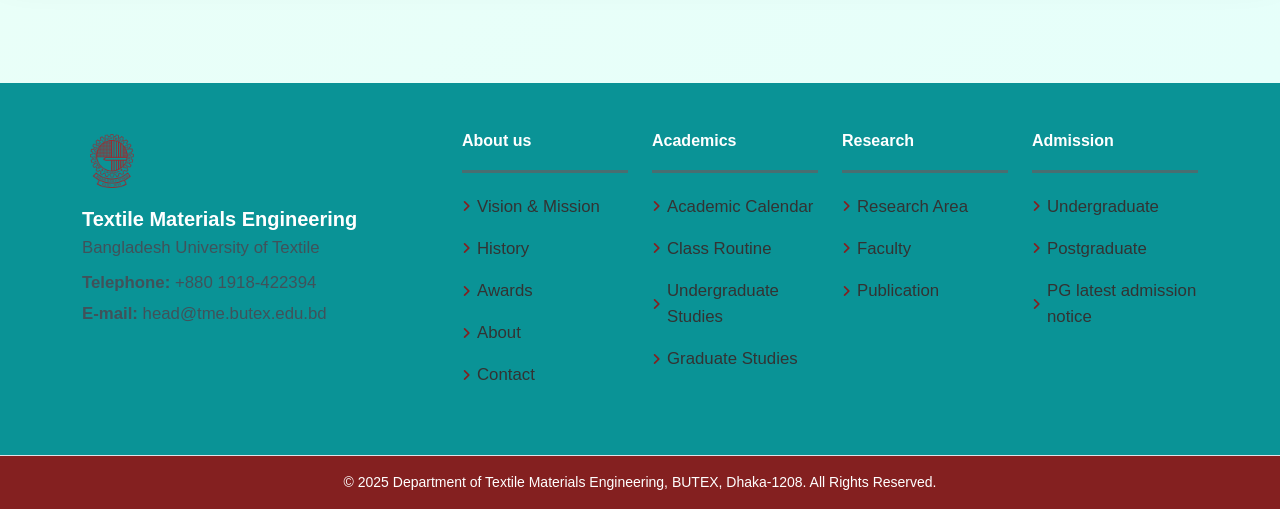
<file: microscop.html>
<!DOCTYPE html>
<html lang="en">

<head>
  <meta charset="UTF-8" />
  <meta name="viewport" content="width=device-width, initial-scale=1" />
  <title>Department of TME</title>
  <link rel="icon" type="image/webp" href="./images/logo.jpg" />
  <!-- ==================== CSS LINKS ==================== -->
  <!-- AOS CSS -->
  <link href="aos/dist/aos.css" rel="stylesheet" />
  <!-- Bootstrap -->
  <link href="./bootstrap/bootstrap.min.css" rel="stylesheet" />
  <!-- FontAwesome -->
  <link href="./fontawesome/css/all.min.css" rel="stylesheet" />
  <!-- Custom Styles -->
  <link href="./css/style.css?v=1.0.1" rel="stylesheet" />
</head>

<body>
<header>
	
<!-- Navbar with 2 rows -->
<nav class="navbar navbar-expand-lg navbar-dark flex-column fixed-top">
  <div class="container d-flex justify-content-between align-items-center">
    <!-- Logo and texts (upper row) -->
    <a href="index.html" class="navbar-brand">
      <img src="./images/logo.webp" alt="Logo" />
      <div class="brand-text">
        <div class="line1"><em>Department of Textile Materials Engineering</em></div>
        <div class="line2">Bangladesh University of Textile (BUTEX)</div>
      </div>
    </a>
<!-- Scrolling Notice Bar -->
    <div class="notice-wrapper flex-grow-1 mx-4 overflow-hidden position-relative">
      <div class="notice-text">
        ⚠️ <strong>Important Notice:</strong> Admission for Fall 2025 is now open! Apply before Sept 30. Visit admission.butex.edu.bd for details.
      </div>
    </div>
    <!-- right top area -->
    <div class="d-none d-lg-block text-white" style="font-weight: 600; font-size: 0.9rem;">
      Contact: +880 1918-422394 | head@tme.butex.edu.bd
    </div>
  </div>

  <!-- Menu row below -->
  <div class="navbar-menu-row w-100">
    <div class="container">
      <button
        class="navbar-toggler"
        type="button"
        data-bs-toggle="collapse"
        data-bs-target="#navbarSupportedContent"
        aria-controls="navbarSupportedContent"
        aria-expanded="false"
        aria-label="Toggle navigation"
      >
        <span class="navbar-toggler-icon"></span>
      </button>

      <div class="collapse navbar-collapse justify-content-end" id="navbarSupportedContent">
        <ul class="navbar-nav">
          <li class="nav-item active">
            <a class="nav-link" href="index.html">Home</a>
          </li>

          <li class="nav-item dropdown">
            <a
              class="nav-link dropdown-toggle"
              href="#"
              id="whoWeAreDropdown"
              role="button"
              data-bs-toggle="dropdown"
              aria-expanded="false"
            >
              About Us
            </a>
            <ul class="dropdown-menu dropdown-menu-end" aria-labelledby="whoWeAreDropdown">
              <li><a class="dropdown-item" href="about.html">About</a></li>
              <li><a class="dropdown-item" href="mission-vision.html">Mission & Vision</a></li>
              <li><a class="dropdown-item" href="history.html">History</a></li>
              <li><a class="dropdown-item" href="message.html">Message From Head</a></li>
			  <li><a class="dropdown-item" href="message.html">Career</a></li>
            </ul>
          </li>

          <li class="nav-item dropdown">
            <a
              class="nav-link dropdown-toggle"
              href="#"
              id="academicDropdown"
              role="button"
              data-bs-toggle="dropdown"
              aria-expanded="false"
            >
              Academic
            </a>
            <ul class="dropdown-menu dropdown-menu-end" aria-labelledby="academicDropdown">
              <li><a class="dropdown-item" href="undergraduate.html">Undergraduate Program</a></li>
              <li><a class="dropdown-item" href="curriculum.html">Curriculum Structure</a></li>
              <li><a class="dropdown-item" href="admission.html">Admission Requirements</a></li>
              <li><a class="dropdown-item" href="calendar.html">Academic Calendar</a></li>
              <li><a class="dropdown-item" href="routine.html">Class Routine</a></li>
              <li><a class="dropdown-item" href="exam.html">Exam Schedule</a></li>
              <li><a class="dropdown-item" href="results.html">Results</a></li>
            </ul>
          </li>
		  <li class="nav-item dropdown">
		  <a
			class="nav-link dropdown-toggle"
			href="#"
			id="whoWeAreDropdown"
			role="button"
			data-bs-toggle="dropdown"
			aria-expanded="false"
		  >
			Lab Facilities
		  </a>
		  <ul class="dropdown-menu dropdown-menu-end" aria-labelledby="whoWeAreDropdown">
			<li>
			  <a class="dropdown-item" href="lab.html">Lab Instrument List</a>
			</li>
			<li>
			  <a class="dropdown-item" href="lab-tests.html">Testing Facilities for Students</a>
			</li>
			<li>
			  <a class="dropdown-item" href="lab-services.html">Testing Services for Outsiders</a>
			</li>
		  </ul>
		</li>
		<li class="nav-item dropdown">
		  <a
			class="nav-link dropdown-toggle"
			href="#"
			id="whoWeAreDropdown"
			role="button"
			data-bs-toggle="dropdown"
			aria-expanded="false"
		  >
			Faculty Members
		  </a>
		  <ul class="dropdown-menu dropdown-menu-end" aria-labelledby="whoWeAreDropdown">
			<li>
			  <a class="dropdown-item" href="lab.html">Active Faculty</a>
			</li>
			<li>
			  <a class="dropdown-item" href="lab-tests.html">Officer & Staff</a>
			</li>
			
		  </ul>
		</li>
		<li class="nav-item">
            <a class="nav-link" href="lab.html">Notice</a>
          </li>
		  <li class="nav-item">
            <a class="nav-link" href="lab.html">Alumni</a>
          </li>
		  <li class="nav-item">
            <a class="nav-link" href="why choose.html">Why Choose Us</a>
          </li>
          <li class="nav-item">
            <a class="nav-link" href="contact.html">Contact</a>
          </li>
        </ul>
      </div>
    </div>
  </div>
</nav>
</header>
<main style="padding-top:130px;">

  <section
  class="py-5 position-relative overflow-hidden"
  style="
    background: linear-gradient(135deg, #f0fff4, #e6fffa);
    padding-top: 80px;
    min-height: 70vh;
">

    <!-- Header -->
    <div class="header-section text-center py-5" data-aos="fade-down">
      <h1>🔬 Advanced Research Trinocular Brightfield Microscope</h1>
      <p data-aos="fade-up">High-resolution imaging for material analysis & research</p>
    </div>
<!-- Microscope Overview -->
<div class="overview-section py-5">
  <div class="container">
    <div class="row align-items-center g-5">

      <!-- Image -->
      <div class="col-lg-6 text-center text-lg-start" data-aos="fade-right">
        <img src="./images/lab-4.jpg" alt="Microscope" 
             class="img-fluid rounded-4 shadow-lg"
             style="width:100%; height:auto; object-fit:contain; max-height:500px;">
      </div>

      <!-- Text -->
      <div class="col-lg-6" data-aos="fade-left">
        <h2 class="fw-bold mb-3">Overview</h2>
        <p>
          This advanced research-grade microscope is designed for <b>textile materials engineering</b> and scientific research. 
          It integrates high-resolution optics with digital imaging, allowing researchers to observe microscopic structures 
          and capture detailed images for analysis.  
        </p>
        <p>
          The system is connected with specialized software for <b>live imaging, measurement, and analysis</b>, making it 
          highly effective for <b>fiber characterization, defect detection, and material property study</b>.
        </p>
		 <p>
			Educational and laboratory microscope for routine applications. Dye-cast frame, with high stability and ergonomic, for transmitted light observation. 
			The use of a modern optical microscope allows for much higher magnification, reduced chromatic aberration and exchangeable objective lenses to adjust the magnification. 
			This also enables more advanced illumination setups such as phase contrast.
		  </p>
      </div>

    </div>
  </div>
</div>


<!-- Instrument Details -->
<div class="instrument-details py-5" data-aos="fade-up">
  <div class="container">
    <h2 class="fw-bold text-center mb-5">📝 Instrument Details</h2>
    <div class="row g-4">

      <div class="col-md-3">
        <div class="detail-card p-4 rounded-4 shadow-sm h-100 text-center">
          <h5 class="fw-bold text-primary mb-2">Model</h5>
          <p>B-383PL</p>
        </div>
      </div>

      <div class="col-md-3">
        <div class="detail-card p-4 rounded-4 shadow-sm h-100 text-center">
          <h5 class="fw-bold text-success mb-2">Brand</h5>
          <p>Optica</p>
        </div>
      </div>

      <div class="col-md-3">
        <div class="detail-card p-4 rounded-4 shadow-sm h-100 text-center">
          <h5 class="fw-bold text-warning mb-2">Origin</h5>
          <p>Italy</p>
        </div>
      </div>

     <div class="col-md-3">
        <div class="detail-card p-4 rounded-4 shadow-sm h-100 text-center">
          <h5 class="fw-bold text-info mb-2">Magnification Range</h5>
          <p>40× – 1000×</p>
        </div>
      </div>

    </div>
  </div>
</div>

    <!-- Features -->
    <div class="features-section py-5">
      <h2 class="fw-bold text-center mb-5" data-aos="fade-up">✨ Key Features</h2>
      <div class="row g-4">
        <div class="col-md-4" data-aos="zoom-in">
          <div class="feature-card h-100">
            <i class="fa-solid fa-magnifying-glass-chart fa-2x mb-3 text-primary"></i>
            <h5 class="fw-bold">High Magnification</h5>
            <p>Offers magnification up to 1000x with crystal-clear optics for detailed analysis.</p>
          </div>
        </div>
        <div class="col-md-4" data-aos="zoom-in" data-aos-delay="150">
          <div class="feature-card h-100">
            <i class="fa-solid fa-camera-retro fa-2x mb-3 text-primary"></i>
            <h5 class="fw-bold">Digital Imaging</h5>
            <p>Integrated camera with real-time image capture and analysis on computer screen.</p>
          </div>
        </div> 
        <div class="col-md-4" data-aos="zoom-in" data-aos-delay="300">
          <div class="feature-card h-100">
            <i class="fa-solid fa-laptop-code fa-2x mb-3 text-primary"></i>
            <h5 class="fw-bold">Software Integration</h5>
            <p>Advanced software for measurement, comparison, and detailed material evaluation.</p>
          </div>
        </div>
      </div>
    </div>

    <!-- Applications -->
    <div class="container">
    <h2 class="fw-bold text-center mb-5" data-aos="fade-up">🧪 Applications</h2>
    <div class="row g-4">
      
      <div class="col-md-6" data-aos="fade-right">
        <div class="application-card p-4 rounded-4 shadow-sm h-100">
          <h5 class="mb-3 text-primary fw-bold">Research & Analysis</h5>
          <ul class="list-unstyled m-0">
            <li>🔹 Fiber structure analysis</li>
            <li>🔹 Defect detection in textiles</li>
            <li>🔹 Material property study</li>
            <li>🔹 Surface morphology research</li>
          </ul>
        </div>
      </div>

      <div class="col-md-6" data-aos="fade-left">
        <div class="application-card p-4 rounded-4 shadow-sm h-100">
          <h5 class="mb-3 text-success fw-bold">Industrial & Educational</h5>
          <ul class="list-unstyled m-0">
            <li>🔹 Micro-crack identification</li>
            <li>🔹 Educational & training use</li>
            <li>🔹 Industrial quality assurance</li>
            <li>🔹 Nanomaterials research</li>
          </ul>
        </div>
      </div>

    </div>
  </div>

    <!-- Gallery Section -->
<div class="gallery-section py-5" data-aos="fade-up">
  <h2 class="text-center mb-5">📸 Workflow & Gallery</h2>

  <div id="galleryCarousel" class="carousel slide" data-bs-ride="carousel" data-bs-interval="3000">
    <div class="carousel-inner">

      <!-- Slide 1 -->
      <div class="carousel-item active">
        <div class="row align-items-center g-4">
          <div class="col-lg-6">
            <div>
              <img src="./images/microscop-step-1.jpg" class="d-block w-100 rounded-4 shadow" alt="Sample Prep" style="height:500px; object-fit:cover;">
            </div>
          </div>
          <div class="col-lg-6">
            <div>
              <h5 class="fw-bold text-info">Step 1: Sample Preparation</h5>
              <p>Careful preparation of textile/material samples before microscopic observation.</p>
            </div>
          </div>
        </div>
      </div>

      <!-- Slide 2 -->
      <div class="carousel-item">
        <div class="row align-items-center g-4">
          <div class="col-lg-6">
            <div>
              <img src="./images/microscop-step-2.jpg" class="d-block w-100 rounded-4 shadow" alt="Microscope Analysis" style="height:420px; object-fit:cover;">
            </div>
          </div>
          <div class="col-lg-6">
            <div>
              <h5 class="fw-bold text-info">Step 2: Microscopic Analysis</h5>
              <p>Observe fiber structure and surface morphology with precision optics.</p>
            </div>
          </div>
        </div>
      </div>

      <!-- Slide 3 -->
      <div class="carousel-item">
        <div class="row align-items-center g-4">
          <div class="col-lg-6">
            <div>
              <img src="./images/microscop-step-3.jpg" class="d-block w-100 rounded-4 shadow" alt="Digital Imaging" style="height:420px; object-fit:cover;">
            </div>
          </div>
          <div class="col-lg-6">
            <div>
              <h5 class="fw-bold text-info">Step 3: Digital Imaging</h5>
              <p>Capture, process, and save high-resolution images using specialized software.</p>
            </div>
          </div>
        </div>
      </div>

      <!-- Slide 4 -->
      <div class="carousel-item">
        <div class="row align-items-center g-4">
          <div class="col-lg-6">
            <div>
              <img src="./images/lab-7.jpg" class="d-block w-100 rounded-4 shadow" alt="Data Analysis" style="height:420px; object-fit:cover;">
            </div>
          </div>
          <div class="col-lg-6">
            <div>
              <h5 class="fw-bold text-info">Step 4: Data Analysis</h5>
              <p>Perform detailed measurements, comparisons, and evaluations for research.</p>
            </div>
          </div>
        </div>
      </div>

    </div>
  </div>
</div>


</main>


  <!-- ================== FOOTER START ================== -->
  <footer class="text-white">
    <!-- Top Footer -->
    <div class="py-5 border-bottom" style="background-color: #0a9396;">
      <div class="container">
        <div class="row gy-4">
          <!-- Left: Logo + Info -->
          <div class="col-lg-4 col-md-6 text-center text-lg-start">
            <img src="./images/logo.webp" alt="Logo" class="mb-3" style="max-width: 60px;" />
            <h5 class="fw-bold mb-1">Textile Materials Engineering</h5>
            <p class="mb-2">Bangladesh University of Textile</p>
            <p class="mb-1"><strong>Telephone:</strong> +880 1918-422394</p>
            <p class="mb-0"><strong>E-mail:</strong> head@tme.butex.edu.bd</p>
          </div>

          <!-- About Us -->
          <div class="col-lg-2 col-md-6">
            <h6 class="fw-bold mb-3 text-center text-lg-start">About us</h6>
            <hr class="footer-divider" />
            <ul class="list-unstyled text-center text-lg-start">
              <li><a href="#" class="footer-link">Vision & Mission</a></li>
              <li><a href="#" class="footer-link">History</a></li>
              <li><a href="#" class="footer-link">Awards</a></li>
              <li><a href="#" class="footer-link">About</a></li>
              <li><a href="#" class="footer-link">Contact</a></li>
            </ul>
          </div>

          <!-- Academics -->
          <div class="col-lg-2 col-md-6">
            <h6 class="fw-bold mb-3 text-center text-lg-start">Academics</h6>
            <hr class="footer-divider" />
            <ul class="list-unstyled text-center text-lg-start">
              <li><a href="#" class="footer-link">Academic Calendar</a></li>
              <li><a href="#" class="footer-link">Class Routine</a></li>
              <li><a href="#" class="footer-link">Undergraduate Studies</a></li>
              <li><a href="#" class="footer-link">Graduate Studies</a></li>
            </ul>
          </div>

          <!-- Research -->
          <div class="col-lg-2 col-md-6">
            <h6 class="fw-bold mb-3 text-center text-lg-start">Research</h6>
            <hr class="footer-divider" />
            <ul class="list-unstyled text-center text-lg-start">
              <li><a href="#" class="footer-link">Research Area</a></li>
              <li><a href="#" class="footer-link">Faculty</a></li>
              <li><a href="#" class="footer-link">Publication</a></li>
            </ul>
          </div>

          <!-- Admission -->
          <div class="col-lg-2 col-md-6">
            <h6 class="fw-bold mb-3 text-center text-lg-start">Admission</h6>
            <hr class="footer-divider" />
            <ul class="list-unstyled text-center text-lg-start">
              <li><a href="#" class="footer-link">Undergraduate</a></li>
              <li><a href="#" class="footer-link">Postgraduate</a></li>
              <li><a href="#" class="footer-link">PG latest admission notice</a></li>
            </ul>
          </div>
        </div>
      </div>
    </div>

    <!-- Bottom Footer -->
    <div class="text-center py-3 small" style="background-color: #842020;">
      &copy; 2025 Department of Textile Materials Engineering, BUTEX, Dhaka-1208. All Rights Reserved.
    </div>
  </footer>
  <!-- ================== FOOTER END ================== -->

  <script src="./js/jquery-3.6.0.min.js"></script>
  <!-- Bootstrap JS Bundle -->
  <script src="./bootstrap/bootstrap.bundle.min.js"></script>
  <!-- AOS JS Bundle -->
  <script src="./aos/dist/aos.js"></script>

  <script>
    AOS.init({
      duration: 1000,
      once: true,
      disable: function () {
        return window.innerWidth < 768;
      }
    });
  </script>

  <script>
    function setSelector() {
      var tabsNewAnim = $('#navbarSupportedContent');
      var activeItemNewAnim = tabsNewAnim.find('.active');
      if (!activeItemNewAnim.length) return;

      var activeHeight = activeItemNewAnim.innerHeight();
      var activeWidth = activeItemNewAnim.innerWidth();
      var itemPos = activeItemNewAnim.position();
      $(".hori-selector").css({
        top: activeItemNewAnim.position().top + activeHeight - 3 + "px",
        left: itemPos.left + "px",
        width: activeWidth + "px"
      });
    }

    $(document).ready(function () {
      // Auto-set active menu item based on current page URL
      var currentPage = window.location.pathname.split("/").pop();
      if (currentPage === "") currentPage = "index.html"; // default page

      $('#navbarSupportedContent a').each(function () {
        var linkPage = $(this).attr('href');
        if (linkPage === currentPage) {
          $('#navbarSupportedContent').find('.active').removeClass("active");
          $(this).parent().addClass('active');

          // If dropdown item, activate its parent dropdown menu too
          if ($(this).hasClass('dropdown-item')) {
            $(this).closest('.dropdown').addClass('active');
          }
        }
      });

      setSelector();

      $("#navbarSupportedContent").on("click", "li", function () {
        $('#navbarSupportedContent').find('.active').removeClass("active");
        $(this).addClass("active");
        setSelector();
      });
    });

    $(window).on("resize", function () {
      setTimeout(function () {
        setSelector();
      }, 500);
    });
  </script>
</body>

</html>
</file>
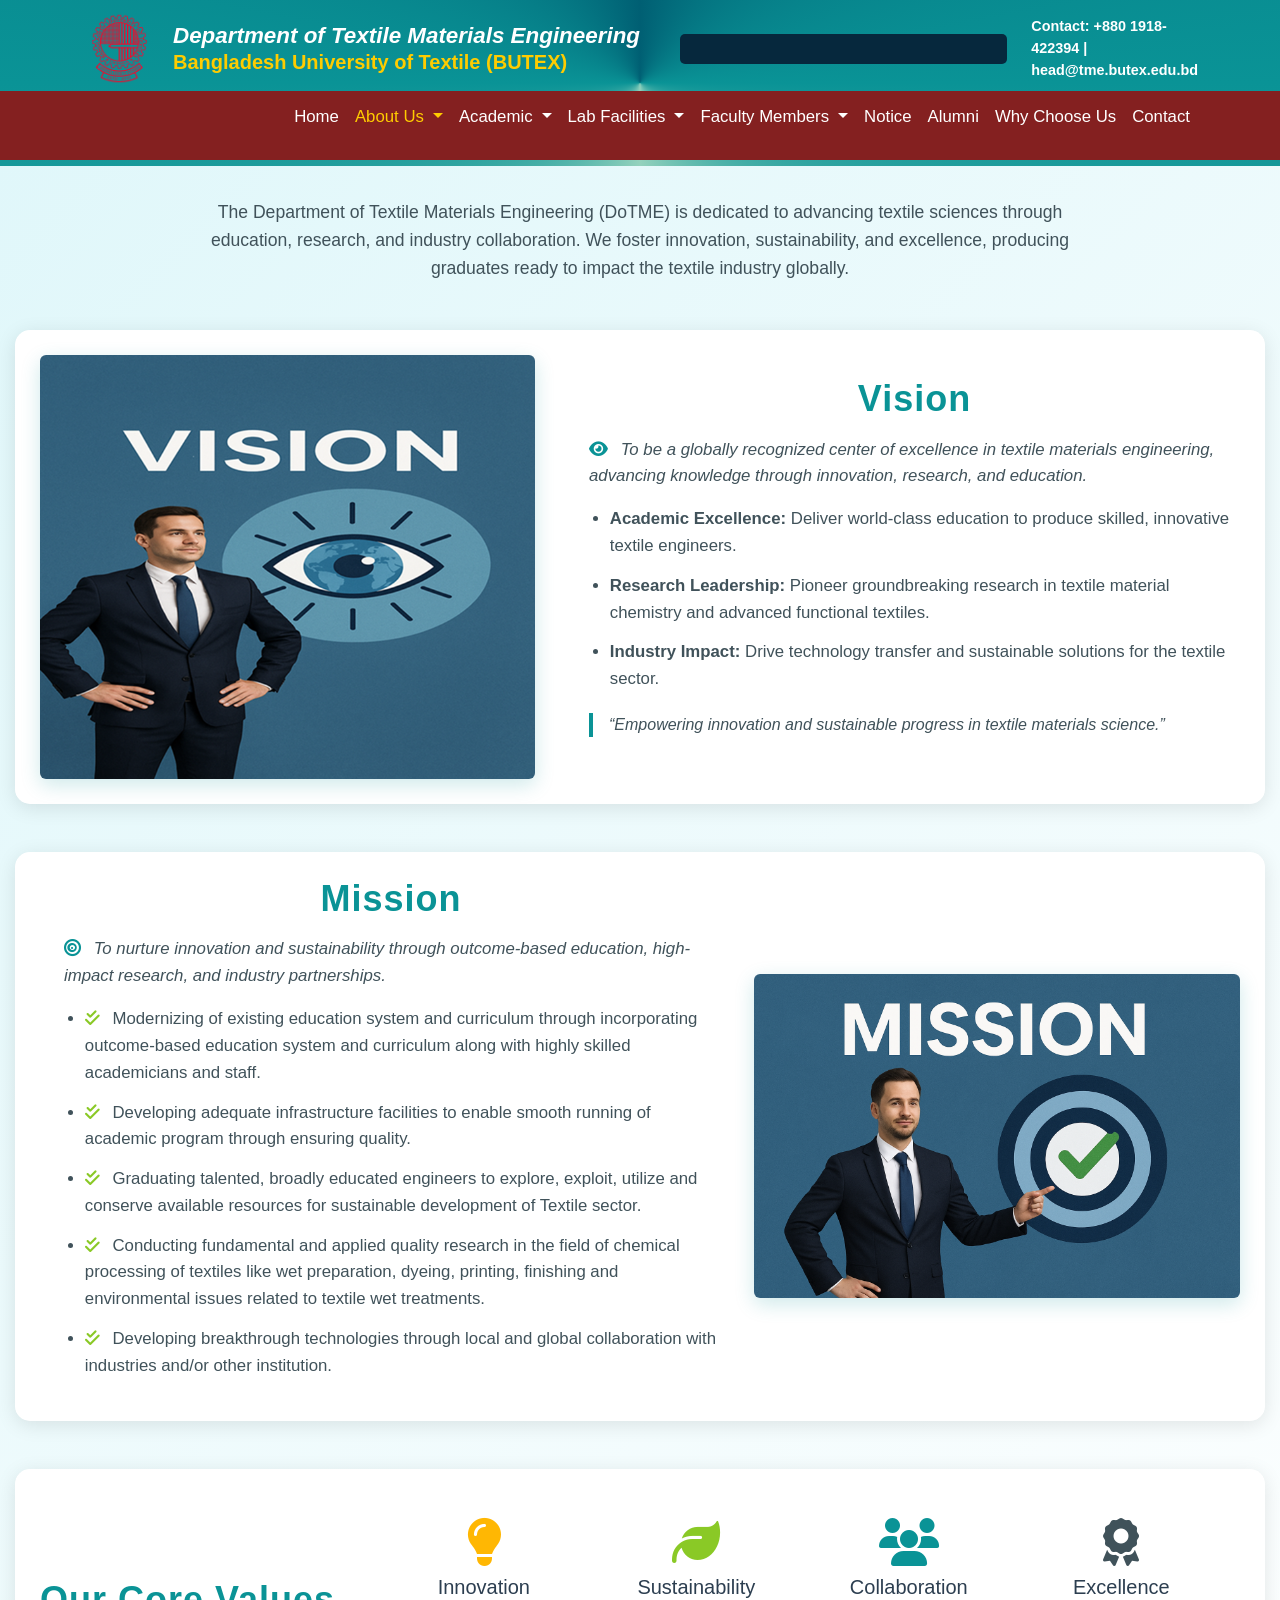
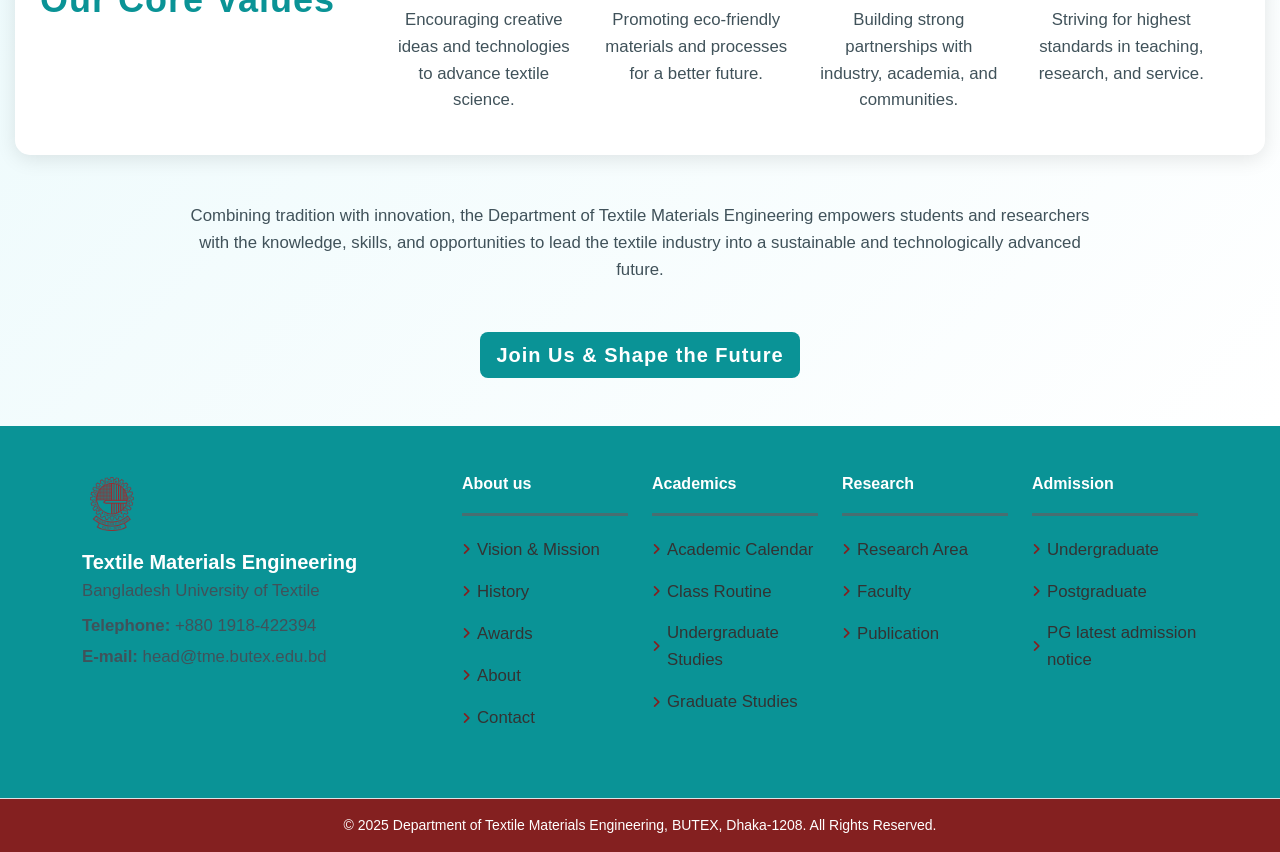
<file: mission-vision.html>
<!DOCTYPE html>
<html lang="en">

<head>
  <meta charset="UTF-8" />
  <meta name="viewport" content="width=device-width, initial-scale=1" />
  <title>Department of TME</title>
  <link rel="icon" type="image/webp" href="./images/logo.webp" />
  <!-- ==================== CSS LINKS ==================== -->
  <!-- AOS CSS -->
  <link href="aos/dist/aos.css" rel="stylesheet" />
  <!-- Bootstrap -->
  <link href="./bootstrap/bootstrap.min.css" rel="stylesheet" />
  <!-- FontAwesome -->
  <link href="./fontawesome/css/all.min.css" rel="stylesheet" />
  <!-- Custom Styles -->
  <link href="./css/style.css?v=1.0.1" rel="stylesheet" />
</head>

<body>
<header>
	
<!-- Navbar with 2 rows -->
<nav class="navbar navbar-expand-lg navbar-dark flex-column fixed-top">
  <div class="container d-flex justify-content-between align-items-center">
    <!-- Logo and texts (upper row) -->
    <a href="index.html" class="navbar-brand">
      <img src="./images/logo.webp" alt="Logo" />
      <div class="brand-text">
        <div class="line1"><em>Department of Textile Materials Engineering</em></div>
        <div class="line2">Bangladesh University of Textile (BUTEX)</div>
      </div>
    </a>
<!-- Scrolling Notice Bar -->
    <div class="notice-wrapper flex-grow-1 mx-4 overflow-hidden position-relative">
      <div class="notice-text">
        ⚠️ <strong>Important Notice:</strong> Admission for Fall 2025 is now open! Apply before Sept 30. Visit admission.butex.edu.bd for details.
      </div>
    </div>
    <!-- right top area -->
    <div class="d-none d-lg-block text-white" style="font-weight: 600; font-size: 0.9rem;">
      Contact: +880 1918-422394 | head@tme.butex.edu.bd
    </div>
  </div>

  <!-- Menu row below -->
  <div class="navbar-menu-row w-100">
    <div class="container">
      <button
        class="navbar-toggler"
        type="button"
        data-bs-toggle="collapse"
        data-bs-target="#navbarSupportedContent"
        aria-controls="navbarSupportedContent"
        aria-expanded="false"
        aria-label="Toggle navigation"
      >
        <span class="navbar-toggler-icon"></span>
      </button>

      <div class="collapse navbar-collapse justify-content-end" id="navbarSupportedContent">
        <ul class="navbar-nav">
          <li class="nav-item active">
            <a class="nav-link" href="index.html">Home</a>
          </li>

          <li class="nav-item dropdown">
            <a
              class="nav-link dropdown-toggle"
              href="#"
              id="whoWeAreDropdown"
              role="button"
              data-bs-toggle="dropdown"
              aria-expanded="false"
            >
              About Us
            </a>
            <ul class="dropdown-menu dropdown-menu-end" aria-labelledby="whoWeAreDropdown">
              <li><a class="dropdown-item" href="about.html">About</a></li>
              <li><a class="dropdown-item" href="mission-vision.html">Mission & Vision</a></li>
              <li><a class="dropdown-item" href="history.html">History</a></li>
              <li><a class="dropdown-item" href="message.html">Message From Head</a></li>
			  <li><a class="dropdown-item" href="message.html">Career</a></li>
            </ul>
          </li>

          <li class="nav-item dropdown">
            <a
              class="nav-link dropdown-toggle"
              href="#"
              id="academicDropdown"
              role="button"
              data-bs-toggle="dropdown"
              aria-expanded="false"
            >
              Academic
            </a>
            <ul class="dropdown-menu dropdown-menu-end" aria-labelledby="academicDropdown">
              <li><a class="dropdown-item" href="undergraduate.html">Undergraduate Program</a></li>
              <li><a class="dropdown-item" href="curriculum.html">Curriculum Structure</a></li>
              <li><a class="dropdown-item" href="admission.html">Admission Requirements</a></li>
              <li><a class="dropdown-item" href="calendar.html">Academic Calendar</a></li>
              <li><a class="dropdown-item" href="routine.html">Class Routine</a></li>
              <li><a class="dropdown-item" href="exam.html">Exam Schedule</a></li>
              <li><a class="dropdown-item" href="results.html">Results</a></li>
            </ul>
          </li>
		  <li class="nav-item dropdown">
		  <a
			class="nav-link dropdown-toggle"
			href="#"
			id="whoWeAreDropdown"
			role="button"
			data-bs-toggle="dropdown"
			aria-expanded="false"
		  >
			Lab Facilities
		  </a>
		  <ul class="dropdown-menu dropdown-menu-end" aria-labelledby="whoWeAreDropdown">
			<li>
			  <a class="dropdown-item" href="lab.html">Lab Instrument List</a>
			</li>
			<li>
			  <a class="dropdown-item" href="lab-tests.html">Testing Facilities for Students</a>
			</li>
			<li>
			  <a class="dropdown-item" href="lab-services.html">Testing Services for Outsiders</a>
			</li>
		  </ul>
		</li>
		<li class="nav-item dropdown">
		  <a
			class="nav-link dropdown-toggle"
			href="#"
			id="whoWeAreDropdown"
			role="button"
			data-bs-toggle="dropdown"
			aria-expanded="false"
		  >
			Faculty Members
		  </a>
		  <ul class="dropdown-menu dropdown-menu-end" aria-labelledby="whoWeAreDropdown">
			<li>
			  <a class="dropdown-item" href="lab.html">Active Faculty</a>
			</li>
			<li>
			  <a class="dropdown-item" href="lab-tests.html">Officer & Staff</a>
			</li>
			
		  </ul>
		</li>
		<li class="nav-item">
            <a class="nav-link" href="lab.html">Notice</a>
          </li>
		  <li class="nav-item">
            <a class="nav-link" href="lab.html">Alumni</a>
          </li>
		  <li class="nav-item">
            <a class="nav-link" href="why choose.html">Why Choose Us</a>
          </li>
          <li class="nav-item">
            <a class="nav-link" href="contact.html">Contact</a>
          </li>
        </ul>
      </div>
    </div>
  </div>
</nav>
</header>

  <main style="padding-top: 150px;">
    <!-- VISION & MISSION SECTION -->
    <section class="vision-mission-section py-5" style="background-color:#f8f9fa;">
      <!-- Intro Summary with Key Values -->
      <p class="summary-text text-center mb-5" style="max-width:900px; margin:auto; font-size:1.1rem; color:#40525a;">
        The Department of Textile Materials Engineering (DoTME) is dedicated to advancing textile sciences through education, research, and industry collaboration.
        We foster innovation, sustainability, and excellence, producing graduates ready to impact the textile industry globally.
      </p>

      <!-- Vision Section -->
      <div class="glass-card vision-section d-flex flex-wrap align-items-center mb-5 p-4"
        style="background:white; border-radius:15px; box-shadow:0 4px 20px rgba(0,0,0,0.1);">

        <!-- Image (fade from left) -->
        <div class="image-content col-md-5 d-flex justify-content-center" data-aos="fade-right">
          <img src="./images/vision.png" alt="Vision Illustration" class="img-fluid rounded vision-img" />
        </div>

        <!-- Text (fade from right) -->
        <div class="text-content col-md-7 ps-md-4 mt-4 mt-md-0" data-aos="fade-left">
          <h2 class="section-title mb-3" style="color:#0a9396;">Vision</h2>
          <p class="summary mb-3" style="color:#40525a;">
            <i class="fa-solid fa-eye" style="color:#0a9396; margin-right:8px;"></i>
            To be a globally recognized center of excellence in textile materials engineering, advancing knowledge through innovation, research, and education.
          </p>
          <ul style="color:#40525a;">
            <li><strong>Academic Excellence:</strong> Deliver world-class education to produce skilled, innovative textile engineers.</li>
            <li><strong>Research Leadership:</strong> Pioneer groundbreaking research in textile material chemistry and advanced functional textiles.</li>
            <li><strong>Industry Impact:</strong> Drive technology transfer and sustainable solutions for the textile sector.</li>
          </ul>
          <blockquote
            style="border-left:4px solid #0a9396; padding-left:16px; font-style: italic; color:#40525a; margin: 20px 0;">
            “Empowering innovation and sustainable progress in textile materials science.”
          </blockquote>
        </div>
      </div>

      <!-- Mission Section -->
      <div class="glass-card mission-section d-flex align-items-center mb-5 p-4"
        style="background:white; border-radius:15px; box-shadow:0 4px 20px rgba(0,0,0,0.1);">

        <div class="row w-100 align-items-center">

          <!-- Text Content -->
          <div class="text-content col-12 col-md-7 pe-md-4 order-1 order-md-0" data-aos="fade-right">
            <h2 class="section-title mb-3" style="color:#0a9396;">Mission</h2>
            <p class="summary mb-3" style="color:#40525a;">
              <i class="fa-solid fa-bullseye" style="color:#0a9396; margin-right:8px;"></i>
              To nurture innovation and sustainability through outcome-based education, high-impact research, and industry partnerships.
            </p>
            <ul style="color:#40525a;">
              <li><i class="fa-solid fa-check-double" style="color:#8ac926; margin-right:8px;"></i> Modernizing of existing education system and curriculum through incorporating outcome-based education system and curriculum along with highly skilled academicians and staff.</li>
              <li><i class="fa-solid fa-check-double" style="color:#8ac926; margin-right:8px;"></i> Developing adequate infrastructure facilities to enable smooth running of academic program through ensuring quality.</li>
              <li><i class="fa-solid fa-check-double" style="color:#8ac926; margin-right:8px;"></i> Graduating talented, broadly educated engineers to explore, exploit, utilize and conserve available resources for sustainable development of Textile sector.</li>
              <li><i class="fa-solid fa-check-double" style="color:#8ac926; margin-right:8px;"></i> Conducting fundamental and applied quality research in the field of chemical processing of textiles like wet preparation, dyeing, printing, finishing and environmental issues related to textile wet treatments.</li>
              <li><i class="fa-solid fa-check-double" style="color:#8ac926; margin-right:8px;"></i> Developing breakthrough technologies through local and global collaboration with industries and/or other institution.</li>
            </ul>
          </div>

          <!-- Image Content -->
          <div class="image-content col-12 col-md-5 mt-4 mt-md-0 order-0 order-md-1 text-md-end" data-aos="fade-left">
            <img src="./images/mission.png" alt="Mission Illustration" class="img-fluid rounded" />
          </div>
        </div>

      </div>

      <!-- Core Values Section -->
      <div class="glass-card text-center p-4 mb-5" data-aos="fade-up"
        style="background:white; border-radius:15px; box-shadow:0 4px 20px rgba(0,0,0,0.1);">
        <h2 class="section-title mb-4" style="color:#0a9396;">Our Core Values</h2>
        <div class="row justify-content-center g-4" style="max-width: 850px; margin:auto;">
          <div class="col-md-3 col-6">
            <i class="fa-solid fa-lightbulb fa-3x" style="color:#ffb703;"></i>
            <h5 class="mt-2">Innovation</h5>
            <p>Encouraging creative ideas and technologies to advance textile science.</p>
          </div>
          <div class="col-md-3 col-6">
            <i class="fa-solid fa-leaf fa-3x" style="color:#8ac926;"></i>
            <h5 class="mt-2">Sustainability</h5>
            <p>Promoting eco-friendly materials and processes for a better future.</p>
          </div>
          <div class="col-md-3 col-6">
            <i class="fa-solid fa-users fa-3x" style="color:#0a9396;"></i>
            <h5 class="mt-2">Collaboration</h5>
            <p>Building strong partnerships with industry, academia, and communities.</p>
          </div>
          <div class="col-md-3 col-6">
            <i class="fa-solid fa-award fa-3x" style="color:#40525a;"></i>
            <h5 class="mt-2">Excellence</h5>
            <p>Striving for highest standards in teaching, research, and service.</p>
          </div>
        </div>
      </div>

      <!-- Conclusion -->
      <p class="conclusion-section text-center mb-5" data-aos="fade-up"
        style="max-width:900px; margin:auto; font-size:1.05rem; color:#40525a;">
        Combining tradition with innovation, the Department of Textile Materials Engineering empowers students and researchers with the knowledge, skills, and opportunities to lead the textile industry into a sustainable and technologically advanced future.
      </p>

      <!-- Call to Action -->
      <div class="text-center">
        <a href="#contact" class="btn btn-lg"
          style="background-color:#0a9396; color:white; border:none; font-weight:700; letter-spacing:1px;">
          Join Us & Shape the Future
        </a>
      </div>
    </section>
  </main>

  <!-- ================== FOOTER START ================== -->
  <footer class="text-white">
    <!-- Top Footer -->
    <div class="py-5 border-bottom" style="background-color: #0a9396;">
      <div class="container">
        <div class="row gy-4">
          <!-- Left: Logo + Info -->
          <div class="col-lg-4 col-md-6 text-center text-lg-start">
            <img src="./images/logo.webp" alt="Logo" class="mb-3" style="max-width: 60px;" />
            <h5 class="fw-bold mb-1">Textile Materials Engineering</h5>
            <p class="mb-2">Bangladesh University of Textile</p>
            <p class="mb-1"><strong>Telephone:</strong> +880 1918-422394</p>
            <p class="mb-0"><strong>E-mail:</strong> head@tme.butex.edu.bd</p>
          </div>

          <!-- About Us -->
          <div class="col-lg-2 col-md-6">
            <h6 class="fw-bold mb-3 text-center text-lg-start">About us</h6>
            <hr class="footer-divider" />
            <ul class="list-unstyled text-center text-lg-start">
              <li><a href="#" class="footer-link">Vision & Mission</a></li>
              <li><a href="#" class="footer-link">History</a></li>
              <li><a href="#" class="footer-link">Awards</a></li>
              <li><a href="#" class="footer-link">About</a></li>
              <li><a href="#" class="footer-link">Contact</a></li>
            </ul>
          </div>

          <!-- Academics -->
          <div class="col-lg-2 col-md-6">
            <h6 class="fw-bold mb-3 text-center text-lg-start">Academics</h6>
            <hr class="footer-divider" />
            <ul class="list-unstyled text-center text-lg-start">
              <li><a href="#" class="footer-link">Academic Calendar</a></li>
              <li><a href="#" class="footer-link">Class Routine</a></li>
              <li><a href="#" class="footer-link">Undergraduate Studies</a></li>
              <li><a href="#" class="footer-link">Graduate Studies</a></li>
            </ul>
          </div>

          <!-- Research -->
          <div class="col-lg-2 col-md-6">
            <h6 class="fw-bold mb-3 text-center text-lg-start">Research</h6>
            <hr class="footer-divider" />
            <ul class="list-unstyled text-center text-lg-start">
              <li><a href="#" class="footer-link">Research Area</a></li>
              <li><a href="#" class="footer-link">Faculty</a></li>
              <li><a href="#" class="footer-link">Publication</a></li>
            </ul>
          </div>

          <!-- Admission -->
          <div class="col-lg-2 col-md-6">
            <h6 class="fw-bold mb-3 text-center text-lg-start">Admission</h6>
            <hr class="footer-divider" />
            <ul class="list-unstyled text-center text-lg-start">
              <li><a href="#" class="footer-link">Undergraduate</a></li>
              <li><a href="#" class="footer-link">Postgraduate</a></li>
              <li><a href="#" class="footer-link">PG latest admission notice</a></li>
            </ul>
          </div>
        </div>
      </div>
    </div>

    <!-- Bottom Footer -->
    <div class="text-center py-3 small" style="background-color: #842020;">
      &copy; 2025 Department of Textile Materials Engineering, BUTEX, Dhaka-1208. All Rights Reserved.
    </div>
  </footer>
  <!-- ================== FOOTER END ================== -->

  <script src="./js/jquery-3.6.0.min.js"></script>
  <!-- Bootstrap JS Bundle -->
  <script src="./bootstrap/bootstrap.bundle.min.js"></script>
  <!-- AOS JS Bundle -->
  <script src="./aos/dist/aos.js"></script>

  <script>
    AOS.init({
      duration: 1000,
      once: true,
      disable: function () {
        return window.innerWidth < 768;
      }
    });
  </script>

  <script>
    function setSelector() {
      var tabsNewAnim = $('#navbarSupportedContent');
      var activeItemNewAnim = tabsNewAnim.find('.active');
      if (!activeItemNewAnim.length) return;

      var activeHeight = activeItemNewAnim.innerHeight();
      var activeWidth = activeItemNewAnim.innerWidth();
      var itemPos = activeItemNewAnim.position();
      $(".hori-selector").css({
        top: activeItemNewAnim.position().top + activeHeight - 3 + "px",
        left: itemPos.left + "px",
        width: activeWidth + "px"
      });
    }

    $(document).ready(function () {
      // Auto-set active menu item based on current page URL
      var currentPage = window.location.pathname.split("/").pop();
      if (currentPage === "") currentPage = "index.html"; // default page

      $('#navbarSupportedContent a').each(function () {
        var linkPage = $(this).attr('href');
        if (linkPage === currentPage) {
          $('#navbarSupportedContent').find('.active').removeClass("active");
          $(this).parent().addClass('active');

          // If dropdown item, activate its parent dropdown menu too
          if ($(this).hasClass('dropdown-item')) {
            $(this).closest('.dropdown').addClass('active');
          }
        }
      });

      setSelector();

      $("#navbarSupportedContent").on("click", "li", function () {
        $('#navbarSupportedContent').find('.active').removeClass("active");
        $(this).addClass("active");
        setSelector();
      });
    });

    $(window).on("resize", function () {
      setTimeout(function () {
        setSelector();
      }, 500);
    });
  </script>
</body>

</html>
</file>
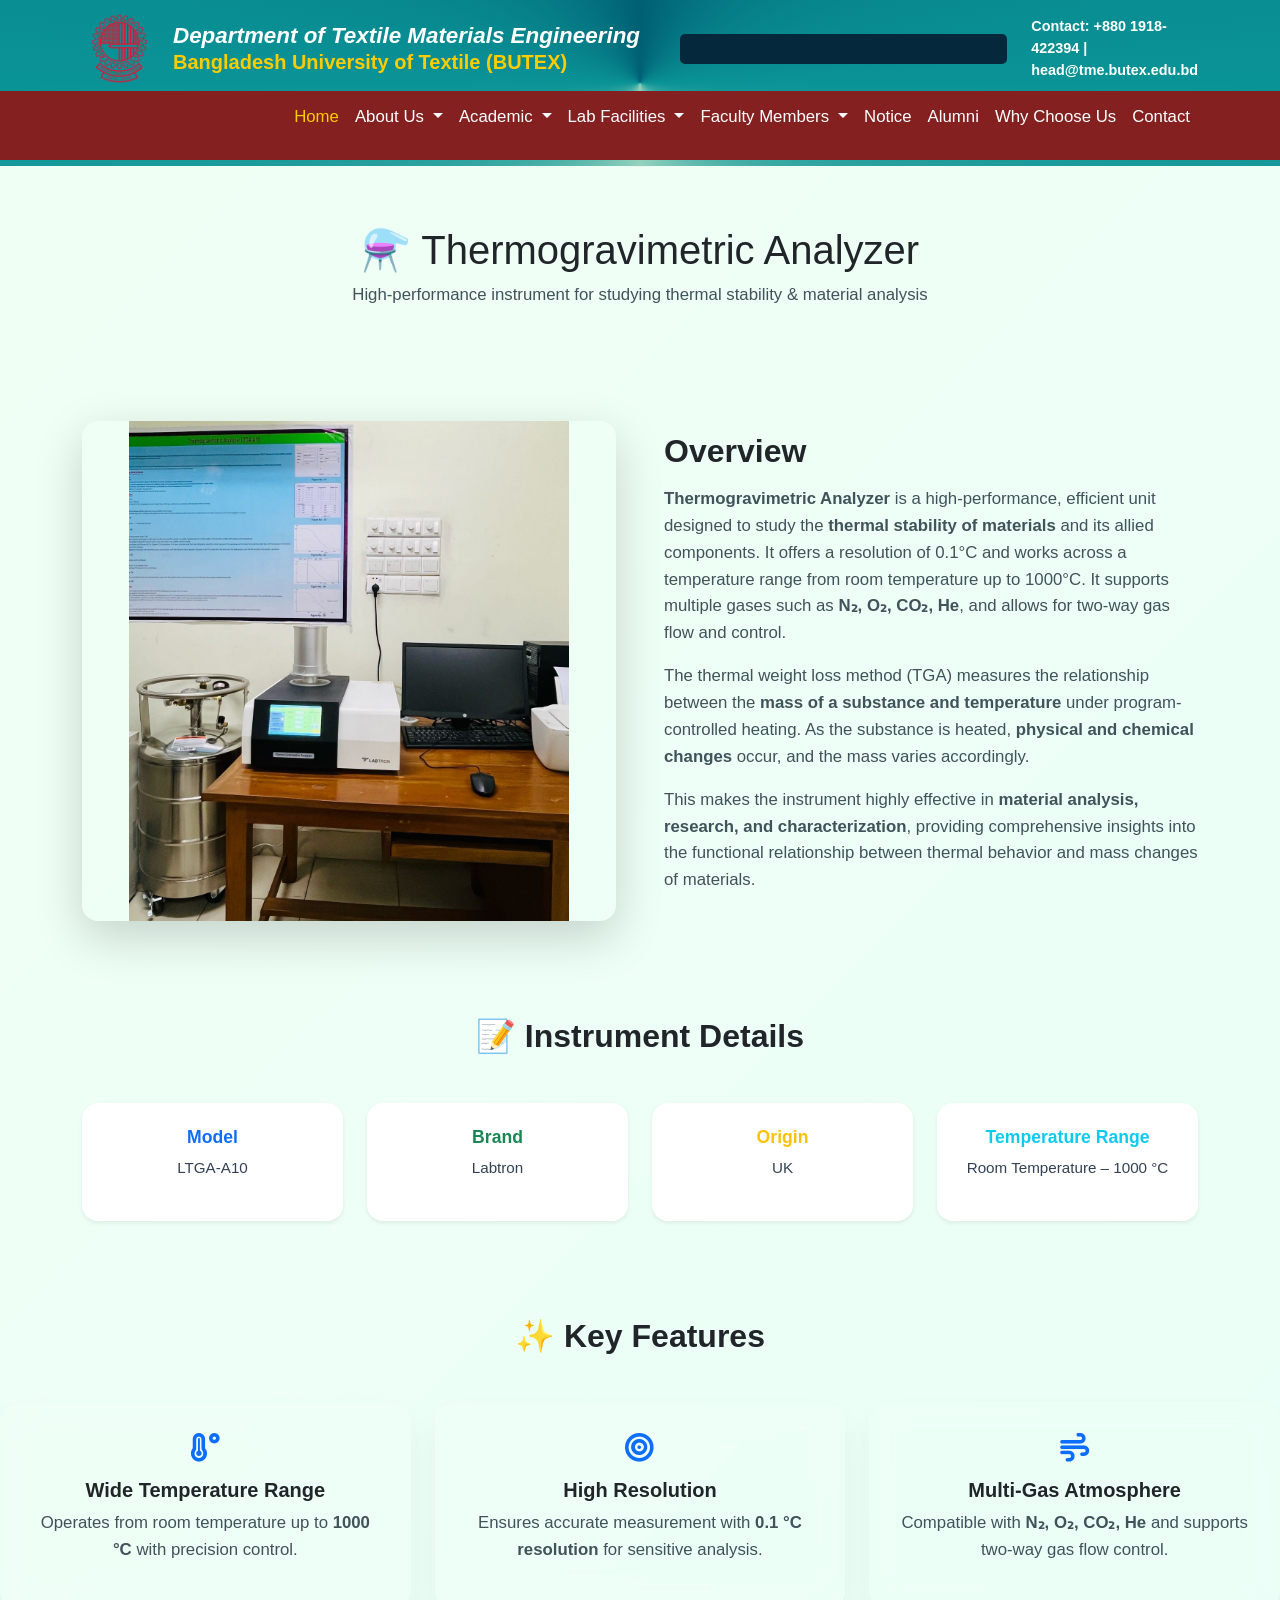
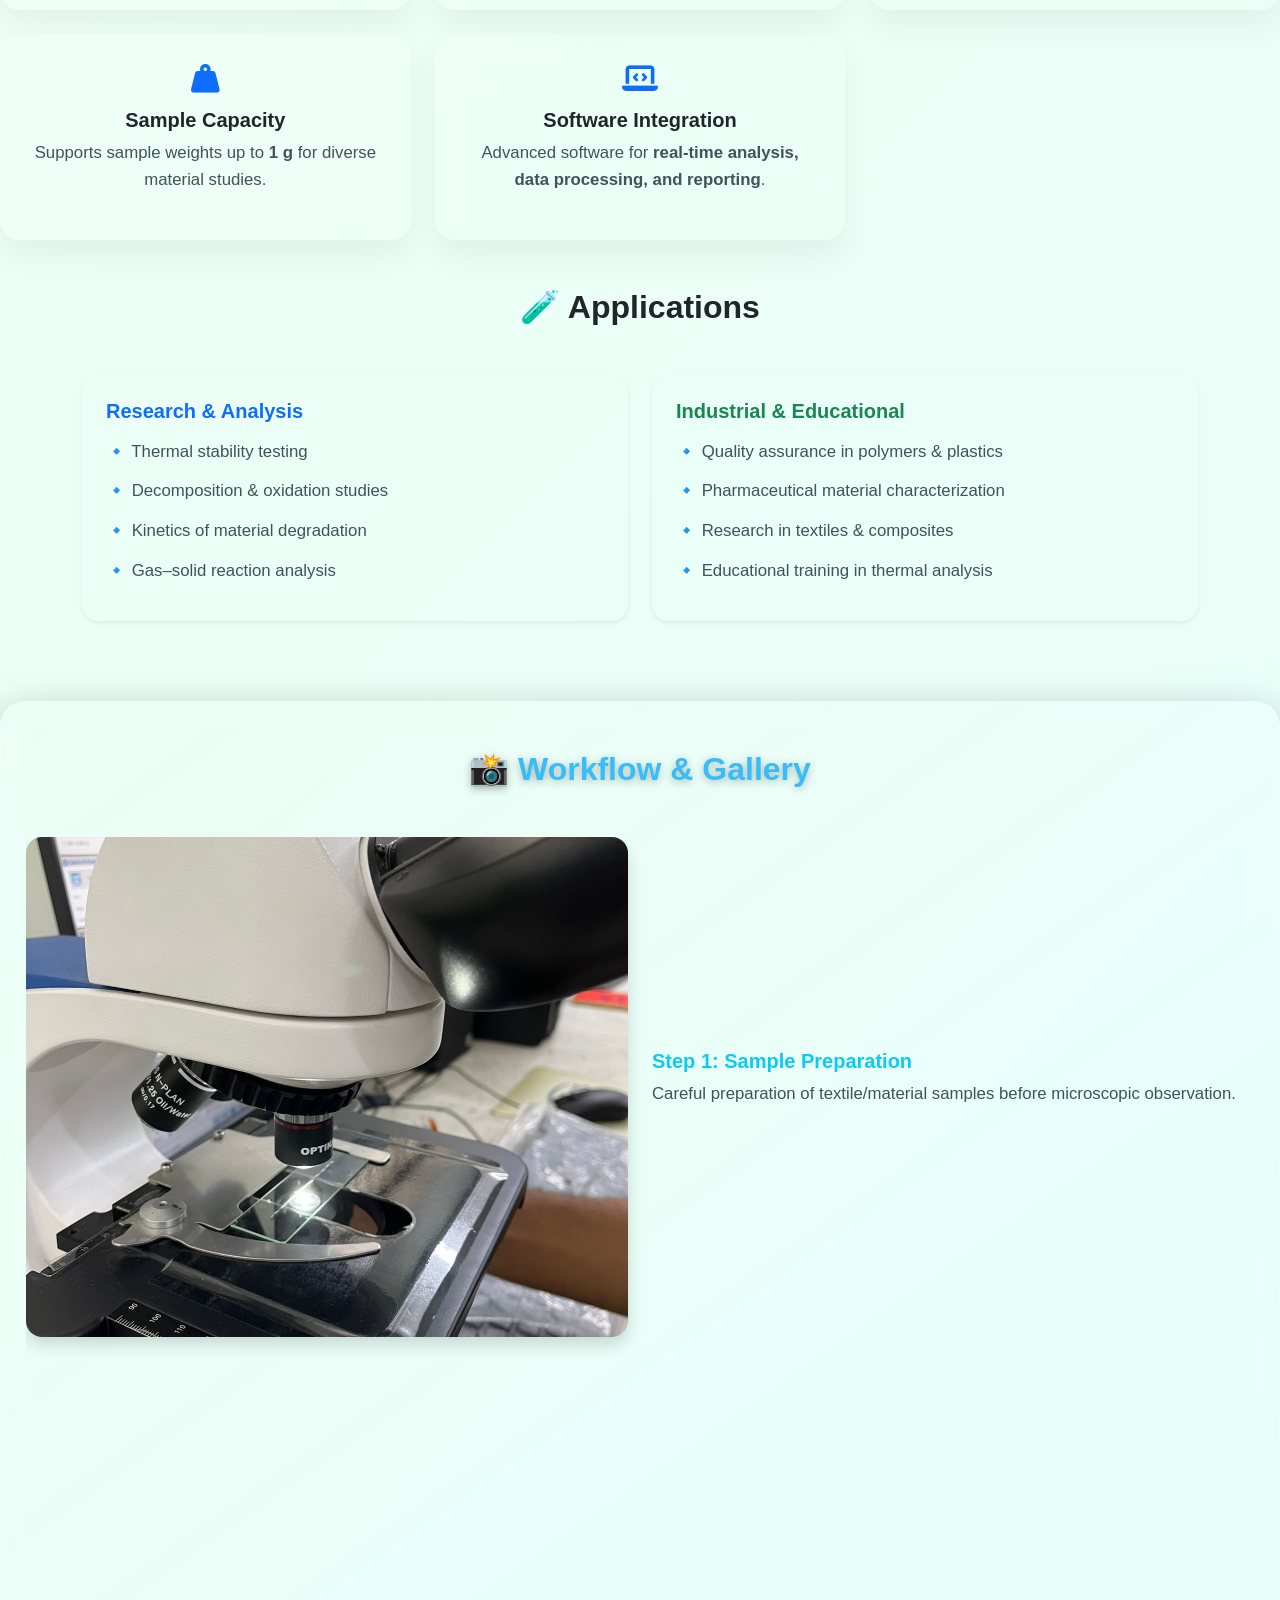
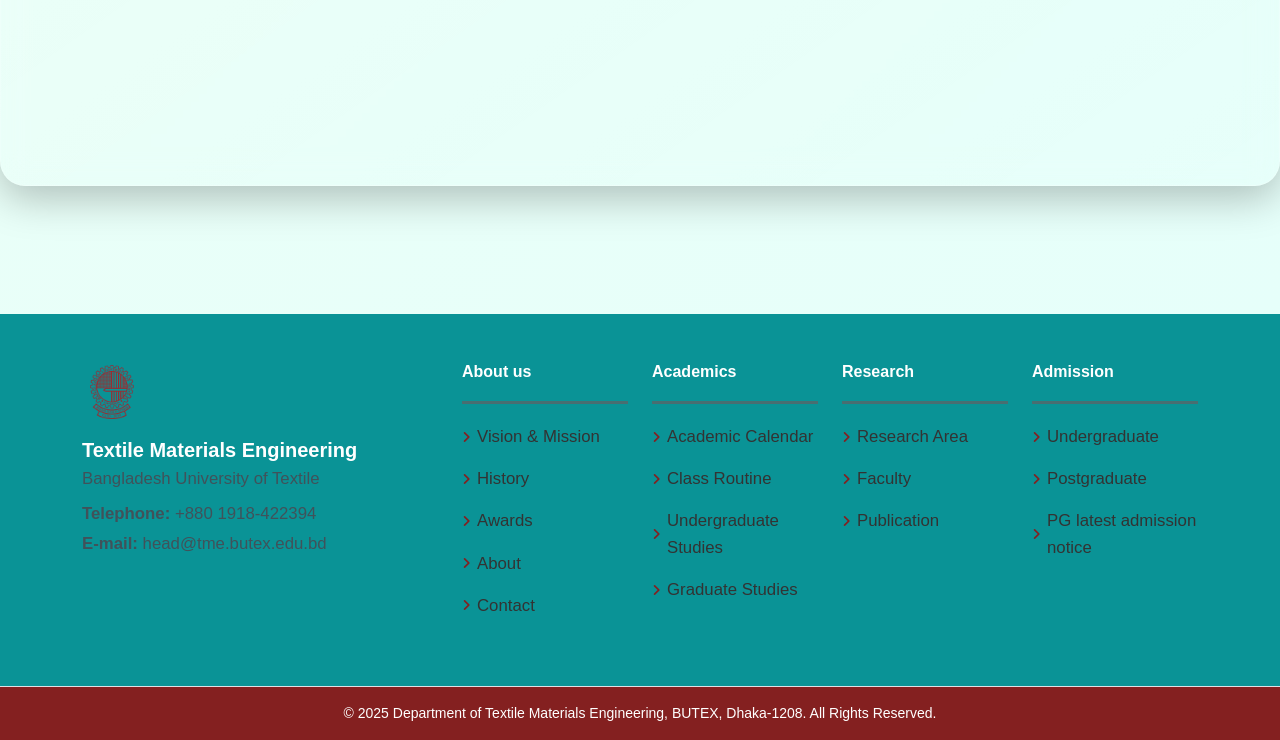
<file: tga.html>
<!DOCTYPE html>
<html lang="en">

<head>
  <meta charset="UTF-8" />
  <meta name="viewport" content="width=device-width, initial-scale=1" />
  <title>Department of TME</title>
  <link rel="icon" type="image/webp" href="./images/logo.jpg" />
  <!-- ==================== CSS LINKS ==================== -->
  <!-- AOS CSS -->
  <link href="aos/dist/aos.css" rel="stylesheet" />
  <!-- Bootstrap -->
  <link href="./bootstrap/bootstrap.min.css" rel="stylesheet" />
  <!-- FontAwesome -->
  <link href="./fontawesome/css/all.min.css" rel="stylesheet" />
  <!-- Custom Styles -->
  <link href="./css/style.css?v=1.0.1" rel="stylesheet" />
</head>

<body>
<header>
	
<!-- Navbar with 2 rows -->
<nav class="navbar navbar-expand-lg navbar-dark flex-column fixed-top">
  <div class="container d-flex justify-content-between align-items-center">
    <!-- Logo and texts (upper row) -->
    <a href="index.html" class="navbar-brand">
      <img src="./images/logo.webp" alt="Logo" />
      <div class="brand-text">
        <div class="line1"><em>Department of Textile Materials Engineering</em></div>
        <div class="line2">Bangladesh University of Textile (BUTEX)</div>
      </div>
    </a>
<!-- Scrolling Notice Bar -->
    <div class="notice-wrapper flex-grow-1 mx-4 overflow-hidden position-relative">
      <div class="notice-text">
        ⚠️ <strong>Important Notice:</strong> Admission for Fall 2025 is now open! Apply before Sept 30. Visit admission.butex.edu.bd for details.
      </div>
    </div>
    <!-- right top area -->
    <div class="d-none d-lg-block text-white" style="font-weight: 600; font-size: 0.9rem;">
      Contact: +880 1918-422394 | head@tme.butex.edu.bd
    </div>
  </div>

  <!-- Menu row below -->
  <div class="navbar-menu-row w-100">
    <div class="container">
      <button
        class="navbar-toggler"
        type="button"
        data-bs-toggle="collapse"
        data-bs-target="#navbarSupportedContent"
        aria-controls="navbarSupportedContent"
        aria-expanded="false"
        aria-label="Toggle navigation"
      >
        <span class="navbar-toggler-icon"></span>
      </button>

      <div class="collapse navbar-collapse justify-content-end" id="navbarSupportedContent">
        <ul class="navbar-nav">
          <li class="nav-item active">
            <a class="nav-link" href="index.html">Home</a>
          </li>

          <li class="nav-item dropdown">
            <a
              class="nav-link dropdown-toggle"
              href="#"
              id="whoWeAreDropdown"
              role="button"
              data-bs-toggle="dropdown"
              aria-expanded="false"
            >
              About Us
            </a>
            <ul class="dropdown-menu dropdown-menu-end" aria-labelledby="whoWeAreDropdown">
              <li><a class="dropdown-item" href="about.html">About</a></li>
              <li><a class="dropdown-item" href="mission-vision.html">Mission & Vision</a></li>
              <li><a class="dropdown-item" href="history.html">History</a></li>
              <li><a class="dropdown-item" href="message.html">Message From Head</a></li>
			  <li><a class="dropdown-item" href="message.html">Career</a></li>
            </ul>
          </li>

          <li class="nav-item dropdown">
            <a
              class="nav-link dropdown-toggle"
              href="#"
              id="academicDropdown"
              role="button"
              data-bs-toggle="dropdown"
              aria-expanded="false"
            >
              Academic
            </a>
            <ul class="dropdown-menu dropdown-menu-end" aria-labelledby="academicDropdown">
              <li><a class="dropdown-item" href="undergraduate.html">Undergraduate Program</a></li>
              <li><a class="dropdown-item" href="curriculum.html">Curriculum Structure</a></li>
              <li><a class="dropdown-item" href="admission.html">Admission Requirements</a></li>
              <li><a class="dropdown-item" href="calendar.html">Academic Calendar</a></li>
              <li><a class="dropdown-item" href="routine.html">Class Routine</a></li>
              <li><a class="dropdown-item" href="exam.html">Exam Schedule</a></li>
              <li><a class="dropdown-item" href="results.html">Results</a></li>
            </ul>
          </li>
		  <li class="nav-item dropdown">
		  <a
			class="nav-link dropdown-toggle"
			href="#"
			id="whoWeAreDropdown"
			role="button"
			data-bs-toggle="dropdown"
			aria-expanded="false"
		  >
			Lab Facilities
		  </a>
		  <ul class="dropdown-menu dropdown-menu-end" aria-labelledby="whoWeAreDropdown">
			<li>
			  <a class="dropdown-item" href="lab.html">Lab Instrument List</a>
			</li>
			<li>
			  <a class="dropdown-item" href="lab-tests.html">Testing Facilities for Students</a>
			</li>
			<li>
			  <a class="dropdown-item" href="lab-services.html">Testing Services for Outsiders</a>
			</li>
		  </ul>
		</li>
		<li class="nav-item dropdown">
		  <a
			class="nav-link dropdown-toggle"
			href="#"
			id="whoWeAreDropdown"
			role="button"
			data-bs-toggle="dropdown"
			aria-expanded="false"
		  >
			Faculty Members
		  </a>
		  <ul class="dropdown-menu dropdown-menu-end" aria-labelledby="whoWeAreDropdown">
			<li>
			  <a class="dropdown-item" href="lab.html">Active Faculty</a>
			</li>
			<li>
			  <a class="dropdown-item" href="lab-tests.html">Officer & Staff</a>
			</li>
			
		  </ul>
		</li>
		<li class="nav-item">
            <a class="nav-link" href="lab.html">Notice</a>
          </li>
		  <li class="nav-item">
            <a class="nav-link" href="lab.html">Alumni</a>
          </li>
		  <li class="nav-item">
            <a class="nav-link" href="why choose.html">Why Choose Us</a>
          </li>
          <li class="nav-item">
            <a class="nav-link" href="contact.html">Contact</a>
          </li>
        </ul>
      </div>
    </div>
  </div>
</nav>
</header>
<main style="padding-top:130px;">

  <section
  class="py-5 position-relative overflow-hidden"
  style="
    background: linear-gradient(135deg, #f0fff4, #e6fffa);
    padding-top: 80px;
    min-height: 70vh;
">

    <!-- Header -->
<div class="header-section text-center py-5" data-aos="fade-down">
  <h1>⚗️ Thermogravimetric Analyzer</h1>
  <p data-aos="fade-up">High-performance instrument for studying thermal stability & material analysis</p>
</div>

<!-- Overview Section -->
<div class="overview-section py-5">
  <div class="container">
    <div class="row align-items-center g-5">

      <!-- Image -->
      <div class="col-lg-6 text-center text-lg-start" data-aos="fade-right">
        <img src="./images/lab-6.jpg" alt="Thermogravimetric Analyzer" 
             class="img-fluid rounded-4 shadow-lg"
             style="width:100%; height:auto; object-fit:contain; max-height:500px;">
      </div>

      <!-- Text -->
      <div class="col-lg-6" data-aos="fade-left">
        <h2 class="fw-bold mb-3">Overview</h2>
        <p>
          <b>Thermogravimetric Analyzer</b> is a high-performance, efficient unit designed to 
          study the <b>thermal stability of materials</b> and its allied components. 
          It offers a resolution of 0.1°C and works across a temperature range from room temperature 
          up to 1000°C. It supports multiple gases such as <b>N₂, O₂, CO₂, He</b>, 
          and allows for two-way gas flow and control.
        </p>
        <p>
          The thermal weight loss method (TGA) measures the relationship between the <b>mass of a substance 
          and temperature</b> under program-controlled heating. 
          As the substance is heated, <b>physical and chemical changes</b> occur, 
          and the mass varies accordingly.  
        </p>
        <p>
          This makes the instrument highly effective in <b>material analysis, research, and characterization</b>, 
          providing comprehensive insights into the functional relationship between 
          thermal behavior and mass changes of materials.
        </p>
      </div>

    </div>
  </div>
</div>



<!-- Instrument Details -->
<div class="instrument-details py-5" data-aos="fade-up">
  <div class="container">
    <h2 class="fw-bold text-center mb-5">📝 Instrument Details</h2>
    <div class="row g-4">

      <div class="col-md-3">
        <div class="detail-card p-4 rounded-4 shadow-sm h-100 text-center">
          <h5 class="fw-bold text-primary mb-2">Model</h5>
          <p>LTGA-A10</p>
        </div>
      </div>

      <div class="col-md-3">
        <div class="detail-card p-4 rounded-4 shadow-sm h-100 text-center">
          <h5 class="fw-bold text-success mb-2">Brand</h5>
          <p>Labtron</p>
        </div>
      </div>

      <div class="col-md-3">
        <div class="detail-card p-4 rounded-4 shadow-sm h-100 text-center">
          <h5 class="fw-bold text-warning mb-2">Origin</h5>
          <p>UK</p>
        </div>
      </div>

    <div class="col-md-3">
	  <div class="detail-card p-4 rounded-4 shadow-sm h-100 text-center">
		<h5 class="fw-bold text-info mb-2">Temperature Range</h5>
		<p>Room Temperature – 1000 °C</p>
	  </div>
	</div>


    </div>
  </div>
</div>

    <!-- Features -->
<div class="features-section py-5">
  <h2 class="fw-bold text-center mb-5" data-aos="fade-up">✨ Key Features</h2>
  <div class="row g-4">

    <!-- Temperature Range -->
    <div class="col-md-4" data-aos="zoom-in">
      <div class="feature-card h-100">
        <i class="fa-solid fa-temperature-high fa-2x mb-3 text-primary"></i>
        <h5 class="fw-bold">Wide Temperature Range</h5>
        <p>Operates from room temperature up to <b>1000 °C</b> with precision control.</p>
      </div>
    </div>

    <!-- High Resolution -->
    <div class="col-md-4" data-aos="zoom-in" data-aos-delay="150">
      <div class="feature-card h-100">
        <i class="fa-solid fa-bullseye fa-2x mb-3 text-primary"></i>
        <h5 class="fw-bold">High Resolution</h5>
        <p>Ensures accurate measurement with <b>0.1 °C resolution</b> for sensitive analysis.</p>
      </div>
    </div> 

    <!-- Gas Atmosphere -->
    <div class="col-md-4" data-aos="zoom-in" data-aos-delay="300">
      <div class="feature-card h-100">
        <i class="fa-solid fa-wind fa-2x mb-3 text-primary"></i>
        <h5 class="fw-bold">Multi-Gas Atmosphere</h5>
        <p>Compatible with <b>N₂, O₂, CO₂, He</b> and supports two-way gas flow control.</p>
      </div>
    </div>

    <!-- Sample Capacity -->
    <div class="col-md-4" data-aos="zoom-in" data-aos-delay="450">
      <div class="feature-card h-100">
        <i class="fa-solid fa-weight-hanging fa-2x mb-3 text-primary"></i>
        <h5 class="fw-bold">Sample Capacity</h5>
        <p>Supports sample weights up to <b>1 g</b> for diverse material studies.</p>
      </div>
    </div>

    <!-- Software Integration -->
    <div class="col-md-4" data-aos="zoom-in" data-aos-delay="600">
      <div class="feature-card h-100">
        <i class="fa-solid fa-laptop-code fa-2x mb-3 text-primary"></i>
        <h5 class="fw-bold">Software Integration</h5>
        <p>Advanced software for <b>real-time analysis, data processing, and reporting</b>.</p>
      </div>
    </div>

  </div>
</div>


   <!-- Applications -->
<div class="container">
  <h2 class="fw-bold text-center mb-5" data-aos="fade-up">🧪 Applications</h2>
  <div class="row g-4">
    
    <!-- Research & Analysis -->
    <div class="col-md-6" data-aos="fade-right">
      <div class="application-card p-4 rounded-4 shadow-sm h-100">
        <h5 class="mb-3 text-primary fw-bold">Research & Analysis</h5>
        <ul class="list-unstyled m-0">
          <li>🔹 Thermal stability testing</li>
          <li>🔹 Decomposition & oxidation studies</li>
          <li>🔹 Kinetics of material degradation</li>
          <li>🔹 Gas–solid reaction analysis</li>
        </ul>
      </div>
    </div>

    <!-- Industrial & Educational -->
    <div class="col-md-6" data-aos="fade-left">
      <div class="application-card p-4 rounded-4 shadow-sm h-100">
        <h5 class="mb-3 text-success fw-bold">Industrial & Educational</h5>
        <ul class="list-unstyled m-0">
          <li>🔹 Quality assurance in polymers & plastics</li>
          <li>🔹 Pharmaceutical material characterization</li>
          <li>🔹 Research in textiles & composites</li>
          <li>🔹 Educational training in thermal analysis</li>
        </ul>
      </div>
    </div>

  </div>
</div>


    <!-- Gallery Section -->
<div class="gallery-section py-5" data-aos="fade-up">
  <h2 class="text-center mb-5">📸 Workflow & Gallery</h2>

  <div id="galleryCarousel" class="carousel slide" data-bs-ride="carousel" data-bs-interval="3000">
    <div class="carousel-inner">

      <!-- Slide 1 -->
      <div class="carousel-item active">
        <div class="row align-items-center g-4">
          <div class="col-lg-6">
            <div>
              <img src="./images/microscop-step-1.jpg" class="d-block w-100 rounded-4 shadow" alt="Sample Prep" style="height:500px; object-fit:cover;">
            </div>
          </div>
          <div class="col-lg-6">
            <div>
              <h5 class="fw-bold text-info">Step 1: Sample Preparation</h5>
              <p>Careful preparation of textile/material samples before microscopic observation.</p>
            </div>
          </div>
        </div>
      </div>

      <!-- Slide 2 -->
      <div class="carousel-item">
        <div class="row align-items-center g-4">
          <div class="col-lg-6">
            <div>
              <img src="./images/microscop-step-2.jpg" class="d-block w-100 rounded-4 shadow" alt="Microscope Analysis" style="height:420px; object-fit:cover;">
            </div>
          </div>
          <div class="col-lg-6">
            <div>
              <h5 class="fw-bold text-info">Step 2: Microscopic Analysis</h5>
              <p>Observe fiber structure and surface morphology with precision optics.</p>
            </div>
          </div>
        </div>
      </div>

      <!-- Slide 3 -->
      <div class="carousel-item">
        <div class="row align-items-center g-4">
          <div class="col-lg-6">
            <div>
              <img src="./images/microscop-step-3.jpg" class="d-block w-100 rounded-4 shadow" alt="Digital Imaging" style="height:420px; object-fit:cover;">
            </div>
          </div>
          <div class="col-lg-6">
            <div>
              <h5 class="fw-bold text-info">Step 3: Digital Imaging</h5>
              <p>Capture, process, and save high-resolution images using specialized software.</p>
            </div>
          </div>
        </div>
      </div>

      <!-- Slide 4 -->
      <div class="carousel-item">
        <div class="row align-items-center g-4">
          <div class="col-lg-6">
            <div>
              <img src="./images/lab-7.jpg" class="d-block w-100 rounded-4 shadow" alt="Data Analysis" style="height:420px; object-fit:cover;">
            </div>
          </div>
          <div class="col-lg-6">
            <div>
              <h5 class="fw-bold text-info">Step 4: Data Analysis</h5>
              <p>Perform detailed measurements, comparisons, and evaluations for research.</p>
            </div>
          </div>
        </div>
      </div>

    </div>
  </div>
</div>


</main>


  <!-- ================== FOOTER START ================== -->
  <footer class="text-white">
    <!-- Top Footer -->
    <div class="py-5 border-bottom" style="background-color: #0a9396;">
      <div class="container">
        <div class="row gy-4">
          <!-- Left: Logo + Info -->
          <div class="col-lg-4 col-md-6 text-center text-lg-start">
            <img src="./images/logo.webp" alt="Logo" class="mb-3" style="max-width: 60px;" />
            <h5 class="fw-bold mb-1">Textile Materials Engineering</h5>
            <p class="mb-2">Bangladesh University of Textile</p>
            <p class="mb-1"><strong>Telephone:</strong> +880 1918-422394</p>
            <p class="mb-0"><strong>E-mail:</strong> head@tme.butex.edu.bd</p>
          </div>

          <!-- About Us -->
          <div class="col-lg-2 col-md-6">
            <h6 class="fw-bold mb-3 text-center text-lg-start">About us</h6>
            <hr class="footer-divider" />
            <ul class="list-unstyled text-center text-lg-start">
              <li><a href="#" class="footer-link">Vision & Mission</a></li>
              <li><a href="#" class="footer-link">History</a></li>
              <li><a href="#" class="footer-link">Awards</a></li>
              <li><a href="#" class="footer-link">About</a></li>
              <li><a href="#" class="footer-link">Contact</a></li>
            </ul>
          </div>

          <!-- Academics -->
          <div class="col-lg-2 col-md-6">
            <h6 class="fw-bold mb-3 text-center text-lg-start">Academics</h6>
            <hr class="footer-divider" />
            <ul class="list-unstyled text-center text-lg-start">
              <li><a href="#" class="footer-link">Academic Calendar</a></li>
              <li><a href="#" class="footer-link">Class Routine</a></li>
              <li><a href="#" class="footer-link">Undergraduate Studies</a></li>
              <li><a href="#" class="footer-link">Graduate Studies</a></li>
            </ul>
          </div>

          <!-- Research -->
          <div class="col-lg-2 col-md-6">
            <h6 class="fw-bold mb-3 text-center text-lg-start">Research</h6>
            <hr class="footer-divider" />
            <ul class="list-unstyled text-center text-lg-start">
              <li><a href="#" class="footer-link">Research Area</a></li>
              <li><a href="#" class="footer-link">Faculty</a></li>
              <li><a href="#" class="footer-link">Publication</a></li>
            </ul>
          </div>

          <!-- Admission -->
          <div class="col-lg-2 col-md-6">
            <h6 class="fw-bold mb-3 text-center text-lg-start">Admission</h6>
            <hr class="footer-divider" />
            <ul class="list-unstyled text-center text-lg-start">
              <li><a href="#" class="footer-link">Undergraduate</a></li>
              <li><a href="#" class="footer-link">Postgraduate</a></li>
              <li><a href="#" class="footer-link">PG latest admission notice</a></li>
            </ul>
          </div>
        </div>
      </div>
    </div>

    <!-- Bottom Footer -->
    <div class="text-center py-3 small" style="background-color: #842020;">
      &copy; 2025 Department of Textile Materials Engineering, BUTEX, Dhaka-1208. All Rights Reserved.
    </div>
  </footer>
  <!-- ================== FOOTER END ================== -->

  <script src="./js/jquery-3.6.0.min.js"></script>
  <!-- Bootstrap JS Bundle -->
  <script src="./bootstrap/bootstrap.bundle.min.js"></script>
  <!-- AOS JS Bundle -->
  <script src="./aos/dist/aos.js"></script>

  <script>
    AOS.init({
      duration: 1000,
      once: true,
      disable: function () {
        return window.innerWidth < 768;
      }
    });
  </script>

  <script>
    function setSelector() {
      var tabsNewAnim = $('#navbarSupportedContent');
      var activeItemNewAnim = tabsNewAnim.find('.active');
      if (!activeItemNewAnim.length) return;

      var activeHeight = activeItemNewAnim.innerHeight();
      var activeWidth = activeItemNewAnim.innerWidth();
      var itemPos = activeItemNewAnim.position();
      $(".hori-selector").css({
        top: activeItemNewAnim.position().top + activeHeight - 3 + "px",
        left: itemPos.left + "px",
        width: activeWidth + "px"
      });
    }

    $(document).ready(function () {
      // Auto-set active menu item based on current page URL
      var currentPage = window.location.pathname.split("/").pop();
      if (currentPage === "") currentPage = "index.html"; // default page

      $('#navbarSupportedContent a').each(function () {
        var linkPage = $(this).attr('href');
        if (linkPage === currentPage) {
          $('#navbarSupportedContent').find('.active').removeClass("active");
          $(this).parent().addClass('active');

          // If dropdown item, activate its parent dropdown menu too
          if ($(this).hasClass('dropdown-item')) {
            $(this).closest('.dropdown').addClass('active');
          }
        }
      });

      setSelector();

      $("#navbarSupportedContent").on("click", "li", function () {
        $('#navbarSupportedContent').find('.active').removeClass("active");
        $(this).addClass("active");
        setSelector();
      });
    });

    $(window).on("resize", function () {
      setTimeout(function () {
        setSelector();
      }, 500);
    });
  </script>
</body>

</html>
</file>
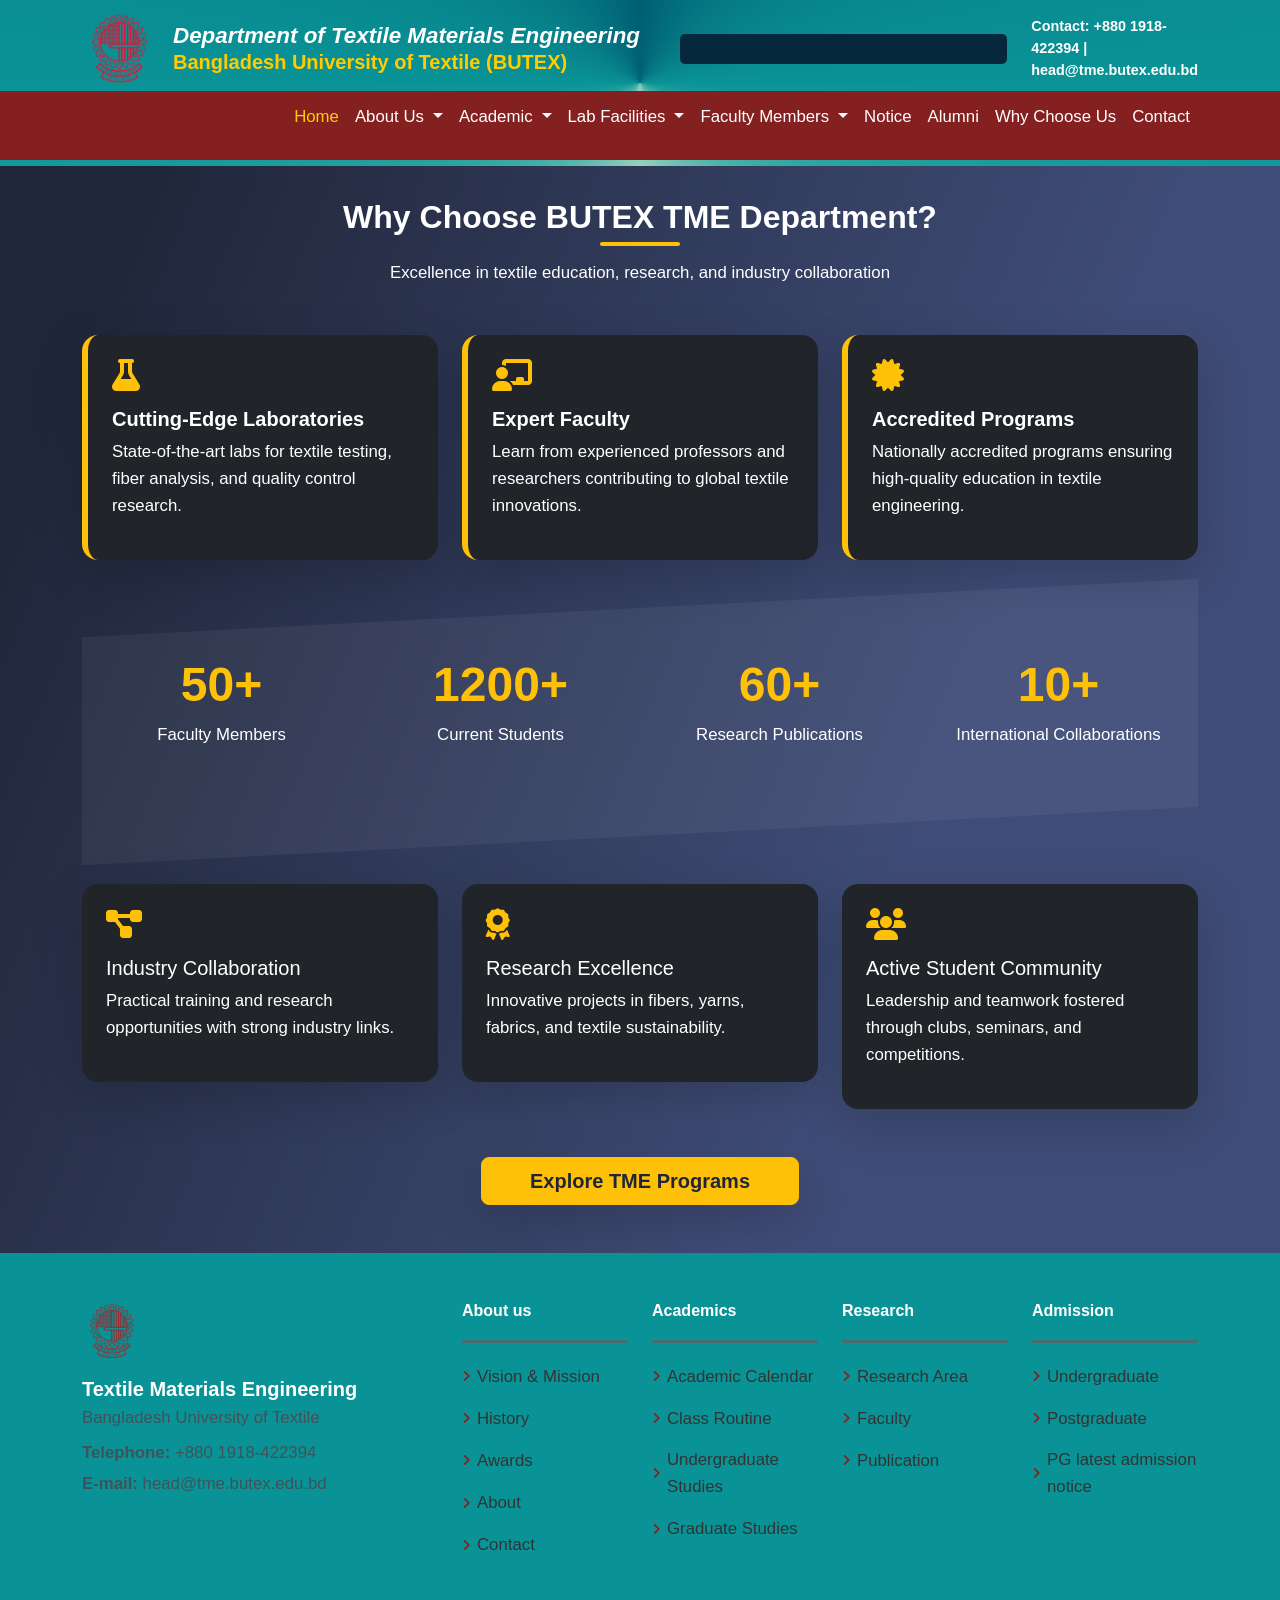
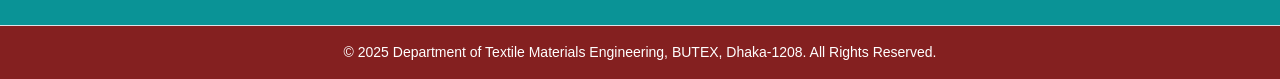
<file: why choose.html>
<!DOCTYPE html>
<html lang="en">

<head>
  <meta charset="UTF-8" />
  <meta name="viewport" content="width=device-width, initial-scale=1" />
  <title>Department of TME</title>
  <link rel="icon" type="image/webp" href="./images/logo.webp" />
  <!-- ==================== CSS LINKS ==================== -->
  <!-- AOS CSS -->
  <link href="aos/dist/aos.css" rel="stylesheet" />
  <!-- Bootstrap -->
  <link href="./bootstrap/bootstrap.min.css" rel="stylesheet" />
  <!-- FontAwesome -->
  <link href="./fontawesome/css/all.min.css" rel="stylesheet" />
  <!-- Custom Styles -->
  <link href="./css/style.css?v=1.0.1" rel="stylesheet" />
</head>

<body>
<header>
	
<!-- Navbar with 2 rows -->
<nav class="navbar navbar-expand-lg navbar-dark flex-column fixed-top">
  <div class="container d-flex justify-content-between align-items-center">
    <!-- Logo and texts (upper row) -->
    <a href="index.html" class="navbar-brand">
      <img src="./images/logo.webp" alt="Logo" />
      <div class="brand-text">
        <div class="line1"><em>Department of Textile Materials Engineering</em></div>
        <div class="line2">Bangladesh University of Textile (BUTEX)</div>
      </div>
    </a>
<!-- Scrolling Notice Bar -->
    <div class="notice-wrapper flex-grow-1 mx-4 overflow-hidden position-relative">
      <div class="notice-text">
        ⚠️ <strong>Important Notice:</strong> Admission for Fall 2025 is now open! Apply before Sept 30. Visit admission.butex.edu.bd for details.
      </div>
    </div>
    <!-- right top area -->
    <div class="d-none d-lg-block text-white" style="font-weight: 600; font-size: 0.9rem;">
      Contact: +880 1918-422394 | head@tme.butex.edu.bd
    </div>
  </div>

  <!-- Menu row below -->
  <div class="navbar-menu-row w-100">
    <div class="container">
      <button
        class="navbar-toggler"
        type="button"
        data-bs-toggle="collapse"
        data-bs-target="#navbarSupportedContent"
        aria-controls="navbarSupportedContent"
        aria-expanded="false"
        aria-label="Toggle navigation"
      >
        <span class="navbar-toggler-icon"></span>
      </button>

      <div class="collapse navbar-collapse justify-content-end" id="navbarSupportedContent">
        <ul class="navbar-nav">
          <li class="nav-item active">
            <a class="nav-link" href="index.html">Home</a>
          </li>

          <li class="nav-item dropdown">
            <a
              class="nav-link dropdown-toggle"
              href="#"
              id="whoWeAreDropdown"
              role="button"
              data-bs-toggle="dropdown"
              aria-expanded="false"
            >
              About Us
            </a>
            <ul class="dropdown-menu dropdown-menu-end" aria-labelledby="whoWeAreDropdown">
              <li><a class="dropdown-item" href="about.html">About</a></li>
              <li><a class="dropdown-item" href="mission-vision.html">Mission & Vision</a></li>
              <li><a class="dropdown-item" href="history.html">History</a></li>
              <li><a class="dropdown-item" href="message.html">Message From Head</a></li>
			  <li><a class="dropdown-item" href="message.html">Career</a></li>
            </ul>
          </li>

          <li class="nav-item dropdown">
            <a
              class="nav-link dropdown-toggle"
              href="#"
              id="academicDropdown"
              role="button"
              data-bs-toggle="dropdown"
              aria-expanded="false"
            >
              Academic
            </a>
            <ul class="dropdown-menu dropdown-menu-end" aria-labelledby="academicDropdown">
              <li><a class="dropdown-item" href="undergraduate.html">Undergraduate Program</a></li>
              <li><a class="dropdown-item" href="curriculum.html">Curriculum Structure</a></li>
              <li><a class="dropdown-item" href="admission.html">Admission Requirements</a></li>
              <li><a class="dropdown-item" href="calendar.html">Academic Calendar</a></li>
              <li><a class="dropdown-item" href="routine.html">Class Routine</a></li>
              <li><a class="dropdown-item" href="exam.html">Exam Schedule</a></li>
              <li><a class="dropdown-item" href="results.html">Results</a></li>
            </ul>
          </li>
		  <li class="nav-item dropdown">
		  <a
			class="nav-link dropdown-toggle"
			href="#"
			id="whoWeAreDropdown"
			role="button"
			data-bs-toggle="dropdown"
			aria-expanded="false"
		  >
			Lab Facilities
		  </a>
		  <ul class="dropdown-menu dropdown-menu-end" aria-labelledby="whoWeAreDropdown">
			<li>
			  <a class="dropdown-item" href="lab.html">Lab Instrument List</a>
			</li>
			<li>
			  <a class="dropdown-item" href="lab-tests.html">Testing Facilities for Students</a>
			</li>
			<li>
			  <a class="dropdown-item" href="lab-services.html">Testing Services for Outsiders</a>
			</li>
		  </ul>
		</li>
		<li class="nav-item dropdown">
		  <a
			class="nav-link dropdown-toggle"
			href="#"
			id="whoWeAreDropdown"
			role="button"
			data-bs-toggle="dropdown"
			aria-expanded="false"
		  >
			Faculty Members
		  </a>
		  <ul class="dropdown-menu dropdown-menu-end" aria-labelledby="whoWeAreDropdown">
			<li>
			  <a class="dropdown-item" href="lab.html">Active Faculty</a>
			</li>
			<li>
			  <a class="dropdown-item" href="lab-tests.html">Officer & Staff</a>
			</li>
			
		  </ul>
		</li>
		<li class="nav-item">
            <a class="nav-link" href="lab.html">Notice</a>
          </li>
		  <li class="nav-item">
            <a class="nav-link" href="lab.html">Alumni</a>
          </li>
		  <li class="nav-item">
            <a class="nav-link" href="why choose.html">Why Choose Us</a>
          </li>
          <li class="nav-item">
            <a class="nav-link" href="contact.html">Contact</a>
          </li>
        </ul>
      </div>
    </div>
  </div>
</nav>
</header>
<main style="padding-top: 150px; min-height: 80vh; display: flex; justify-content: center; align-items: center; background: linear-gradient(112.1deg, #202639 11.4%, #3F4C77 70.2%); color: #fff;">
  <section class="container position-relative mt-5">

    <!-- Header with Underline Accent -->
    <div class="text-center mb-5" data-aos="fade-down">
      <h2 class="fw-bold" style="position: relative; display: inline-block;">
        Why Choose BUTEX TME Department?
        <span style="position: absolute; bottom: -10px; left: 50%; transform: translateX(-50%); width: 80px; height: 4px; background-color: #ffc107; border-radius: 2px;"></span>
      </h2>
      <p class="mt-3 text-white">Excellence in textile education, research, and industry collaboration</p>
    </div>

    <!-- Main Highlights - Diagonal Card Layout -->
    <div class="row g-4 mb-5">
      <div class="col-md-4" data-aos="flip-left">
        <div class="p-4 bg-dark rounded-4 shadow-lg position-relative overflow-hidden card-hover" style="border-left: 6px solid #ffc107;">
          <i class="fas fa-flask fa-2x text-warning mb-3"></i>
          <h5 class="fw-semibold">Cutting-Edge Laboratories</h5>
          <p class="text-white">State-of-the-art labs for textile testing, fiber analysis, and quality control research.</p>
        </div>
      </div>
      <div class="col-md-4" data-aos="flip-left" data-aos-delay="150">
        <div class="p-4 bg-dark rounded-4 shadow-lg position-relative overflow-hidden card-hover" style="border-left: 6px solid #ffc107;">
          <i class="fas fa-chalkboard-teacher fa-2x text-warning mb-3"></i>
          <h5 class="fw-semibold">Expert Faculty</h5>
          <p class="text-white">Learn from experienced professors and researchers contributing to global textile innovations.</p>
        </div>
      </div>
      <div class="col-md-4" data-aos="flip-left" data-aos-delay="300">
        <div class="p-4 bg-dark rounded-4 shadow-lg position-relative overflow-hidden card-hover" style="border-left: 6px solid #ffc107;">
          <i class="fas fa-certificate fa-2x text-warning mb-3"></i>
          <h5 class="fw-semibold">Accredited Programs</h5>
          <p class="text-white">Nationally accredited programs ensuring high-quality education in textile engineering.</p>
        </div>
      </div>
    </div>

    <!-- Stats with Skewed Section Background -->
    <div class="py-5 mb-5" style="background: rgba(255, 255, 255, 0.05); transform: skewY(-3deg);">
      <div class="container" style="transform: skewY(3deg);">
        <div class="row text-center">
          <div class="col-md-3 mb-4" data-aos="fade-up">
            <h2 class="display-5 fw-bold text-warning">50+</h2>
            <p class="text-white">Faculty Members</p>
          </div>
          <div class="col-md-3 mb-4" data-aos="fade-up" data-aos-delay="100">
            <h2 class="display-5 fw-bold text-warning">1200+</h2>
            <p class="text-white">Current Students</p>
          </div>
          <div class="col-md-3 mb-4" data-aos="fade-up" data-aos-delay="200">
            <h2 class="display-5 fw-bold text-warning">60+</h2>
            <p class="text-white">Research Publications</p>
          </div>
          <div class="col-md-3 mb-4" data-aos="fade-up" data-aos-delay="300">
            <h2 class="display-5 fw-bold text-warning">10+</h2>
            <p class="text-white">International Collaborations</p>
          </div>
        </div>
      </div>
    </div>

    <!-- Features Grid with Overlay Cards -->
    <div class="row g-4">
      <div class="col-md-4" data-aos="zoom-in" data-aos-delay="100">
        <div class="bg-dark p-4 rounded-4 shadow-lg position-relative overlay-hover">
          <i class="fas fa-project-diagram fa-2x text-warning mb-3"></i>
          <h5>Industry Collaboration</h5>
          <p class="text-white">Practical training and research opportunities with strong industry links.</p>
        </div>
      </div>
      <div class="col-md-4" data-aos="zoom-in" data-aos-delay="200">
        <div class="bg-dark p-4 rounded-4 shadow-lg position-relative overlay-hover">
          <i class="fas fa-award fa-2x text-warning mb-3"></i>
          <h5>Research Excellence</h5>
          <p class="text-white">Innovative projects in fibers, yarns, fabrics, and textile sustainability.</p>
        </div>
      </div>
      <div class="col-md-4" data-aos="zoom-in" data-aos-delay="300">
        <div class="bg-dark p-4 rounded-4 shadow-lg position-relative overlay-hover">
          <i class="fas fa-users fa-2x text-warning mb-3"></i>
          <h5>Active Student Community</h5>
          <p class="text-white">Leadership and teamwork fostered through clubs, seminars, and competitions.</p>
        </div>
      </div>
    </div>

    <!-- Call to Action Banner -->
    <div class="text-center my-5" data-aos="zoom-in">
      <a href="admission.html" class="btn btn-warning btn-lg px-5 fw-bold shadow-lg" style="color:#202639;">Explore TME Programs</a>
    </div>

  </section>
</main>



  <!-- ================== FOOTER START ================== -->
  <footer class="text-white">
    <!-- Top Footer -->
    <div class="py-5 border-bottom" style="background-color: #0a9396;">
      <div class="container">
        <div class="row gy-4">
          <!-- Left: Logo + Info -->
          <div class="col-lg-4 col-md-6 text-center text-lg-start">
            <img src="./images/logo.webp" alt="Logo" class="mb-3" style="max-width: 60px;" />
            <h5 class="fw-bold mb-1">Textile Materials Engineering</h5>
            <p class="mb-2">Bangladesh University of Textile</p>
            <p class="mb-1"><strong>Telephone:</strong> +880 1918-422394</p>
            <p class="mb-0"><strong>E-mail:</strong> head@tme.butex.edu.bd</p>
          </div>

          <!-- About Us -->
          <div class="col-lg-2 col-md-6">
            <h6 class="fw-bold mb-3 text-center text-lg-start">About us</h6>
            <hr class="footer-divider" />
            <ul class="list-unstyled text-center text-lg-start">
              <li><a href="#" class="footer-link">Vision & Mission</a></li>
              <li><a href="#" class="footer-link">History</a></li>
              <li><a href="#" class="footer-link">Awards</a></li>
              <li><a href="#" class="footer-link">About</a></li>
              <li><a href="#" class="footer-link">Contact</a></li>
            </ul>
          </div>

          <!-- Academics -->
          <div class="col-lg-2 col-md-6">
            <h6 class="fw-bold mb-3 text-center text-lg-start">Academics</h6>
            <hr class="footer-divider" />
            <ul class="list-unstyled text-center text-lg-start">
              <li><a href="#" class="footer-link">Academic Calendar</a></li>
              <li><a href="#" class="footer-link">Class Routine</a></li>
              <li><a href="#" class="footer-link">Undergraduate Studies</a></li>
              <li><a href="#" class="footer-link">Graduate Studies</a></li>
            </ul>
          </div>

          <!-- Research -->
          <div class="col-lg-2 col-md-6">
            <h6 class="fw-bold mb-3 text-center text-lg-start">Research</h6>
            <hr class="footer-divider" />
            <ul class="list-unstyled text-center text-lg-start">
              <li><a href="#" class="footer-link">Research Area</a></li>
              <li><a href="#" class="footer-link">Faculty</a></li>
              <li><a href="#" class="footer-link">Publication</a></li>
            </ul>
          </div>

          <!-- Admission -->
          <div class="col-lg-2 col-md-6">
            <h6 class="fw-bold mb-3 text-center text-lg-start">Admission</h6>
            <hr class="footer-divider" />
            <ul class="list-unstyled text-center text-lg-start">
              <li><a href="#" class="footer-link">Undergraduate</a></li>
              <li><a href="#" class="footer-link">Postgraduate</a></li>
              <li><a href="#" class="footer-link">PG latest admission notice</a></li>
            </ul>
          </div>
        </div>
      </div>
    </div>

    <!-- Bottom Footer -->
    <div class="text-center py-3 small" style="background-color: #842020;">
      &copy; 2025 Department of Textile Materials Engineering, BUTEX, Dhaka-1208. All Rights Reserved.
    </div>
  </footer>
  <!-- ================== FOOTER END ================== -->

  <script src="./js/jquery-3.6.0.min.js"></script>
  <!-- Bootstrap JS Bundle -->
  <script src="./bootstrap/bootstrap.bundle.min.js"></script>
  <!-- AOS JS Bundle -->
  <script src="./aos/dist/aos.js"></script>

  <script>
    AOS.init({
      duration: 1000,
      once: true,
      disable: function () {
        return window.innerWidth < 768;
      }
    });
  </script>

  <script>
    function setSelector() {
      var tabsNewAnim = $('#navbarSupportedContent');
      var activeItemNewAnim = tabsNewAnim.find('.active');
      if (!activeItemNewAnim.length) return;

      var activeHeight = activeItemNewAnim.innerHeight();
      var activeWidth = activeItemNewAnim.innerWidth();
      var itemPos = activeItemNewAnim.position();
      $(".hori-selector").css({
        top: activeItemNewAnim.position().top + activeHeight - 3 + "px",
        left: itemPos.left + "px",
        width: activeWidth + "px"
      });
    }

    $(document).ready(function () {
      // Auto-set active menu item based on current page URL
      var currentPage = window.location.pathname.split("/").pop();
      if (currentPage === "") currentPage = "index.html"; // default page

      $('#navbarSupportedContent a').each(function () {
        var linkPage = $(this).attr('href');
        if (linkPage === currentPage) {
          $('#navbarSupportedContent').find('.active').removeClass("active");
          $(this).parent().addClass('active');

          // If dropdown item, activate its parent dropdown menu too
          if ($(this).hasClass('dropdown-item')) {
            $(this).closest('.dropdown').addClass('active');
          }
        }
      });

      setSelector();

      $("#navbarSupportedContent").on("click", "li", function () {
        $('#navbarSupportedContent').find('.active').removeClass("active");
        $(this).addClass("active");
        setSelector();
      });
    });

    $(window).on("resize", function () {
      setTimeout(function () {
        setSelector();
      }, 500);
    });
  </script>
</body>

</html>
</file>
<file: css/style.css>
/* ===========================
   Fonts
=========================== */
@font-face {
  font-family: 'Source Sans 3';
  src: url('./fonts/SourceSans3-Regular.ttf') format('truetype');
  font-weight: 400;
}
@font-face {
  font-family: 'Source Sans 3';
  src: url('./fonts/SourceSans3-SemiBold.ttf') format('truetype');
  font-weight: 600;
}
@font-face {
  font-family: 'Source Sans 3';
  src: url('./fonts/SourceSans3-Bold.ttf') format('truetype');
  font-weight: 700;
}
@font-face {
  font-family: 'Source Sans 3';
  src: url('./fonts/SourceSans3-Black.ttf') format('truetype');
  font-weight: 900;
}

body {
  margin: 0;
  font-family: 'Source Sans Pro', sans-serif;
}

/* ===========================
   Navbar Styles
=========================== */

/* Navbar background */
.navbar {
  background: conic-gradient(
    from 0deg,
    #005f73,
    #0a9396,
    #94d2bd,
    #0a9396,
    #005f73
  );
  padding-top: 0.4rem;
  padding-bottom: 0.4rem;
  color: white;
}

/* Navbar Brand */
.navbar-brand {
  color: #842020;
  font-weight: 600;
  user-select: none;
  display: flex;
  align-items: center;
  gap: 1rem;
}
.navbar-brand img {
  height: 75px;
  user-select: none;
  filter: brightness(1.6) contrast(1.4) saturate(2) hue-rotate(-10deg);
  opacity: 1;
}
.brand-text {
  line-height: 1.2;
  white-space: nowrap;
}
.brand-text .line1 {
  font-size: 1.40rem;
  color: white;
}
.brand-text .line2 {
  font-size: 1.25rem;
  color: #ffcc00;
}

/* Navbar menu row background */
.navbar-menu-row {
  background: #842020;
  padding: 0.3rem 0;
}

/* Nav link styles */
.navbar-nav .nav-link {
  color: white !important;
  font-weight: 500;
  padding: 0.5rem 1rem;
  position: relative;
  border-bottom: 3px solid transparent;
  transition: color 0.3s ease, border-bottom-color 0.3s ease;
}
.navbar-nav .nav-link:hover {
  color: #ffcc00 !important;
  border-bottom-color: #ffcc00 !important;
}

/* Active nav link */
.navbar-nav .nav-item.active > .nav-link {
  color: #ffcc00 !important;
  border-bottom-color: transparent !important;
}

/* Dropdown menu */
.dropdown-menu {
  background: white;
  border-radius: 0;
  border: none;
  box-shadow: 0 3px 6px rgba(0, 0, 0, 0.15);
  margin-top: 0;
  min-width: 12rem; /* adjust if needed */
}

/* Dropdown items */
.dropdown-item {
  padding: 8px 20px;
  transition: background 0.2s;
  color: #003366 !important;
  font-weight: 500;
  background-color: transparent;
}

/* Dropdown hover and active */
.dropdown-item:hover,
.dropdown-item.active {
  background-color: #d3d3d3 !important; /* light gray */
  color: #003366 !important;
  font-weight: 600;
}

/* Desktop only: Dropdown on hover */
@media (min-width: 992px) {
  .navbar .dropdown:hover > .dropdown-menu {
    display: block;
    margin-top: 0; /* Remove default gap */
  }
  .navbar .dropdown:hover > .nav-link {
    color: #ffcc00 !important;
    border-bottom-color: #ffcc00 !important;
  }
}

/* Mobile styles for dropdown */
@media (max-width: 991.98px) {
  .navbar-collapse .dropdown-menu {
    background: white !important;
    box-shadow: none !important;
    border: none !important;
    padding-left: 1rem;
  }

  .navbar-collapse .dropdown-item {
    color: #003366 !important;
    font-weight: 500;
  }

  .navbar-collapse .dropdown-item:hover,
  .navbar-collapse .dropdown-item:focus {
    color: #003366 !important;
    background-color: #d3d3d3 !important;
    font-weight: 600;
  }

  .navbar-collapse .dropdown-item.active {
    background-color: #d3d3d3 !important;
    color: #003366 !important;
    font-weight: 600;
  }

  /* Mobile menu link font size */
  .navbar-nav .nav-link {
    font-size: 0.85rem !important;
  }
}

/* Notice Bar Styles */
.notice-wrapper {
  height: 30px;
  background-color: #06283D;
  color: white;
  border-radius: 5px;
  font-weight: 600;
  display: flex;
  align-items: center;
  position: relative;
  overflow: hidden;
  font-size: 0.9rem;
  white-space: nowrap;
  flex-grow: 1;
  margin: 0 1rem;
  min-width: 0; /* important for flexbox text overflow */
}

.notice-text {
  display: inline-block;
  padding-left: 100%;
  animation: notice-scroll 15s linear infinite;
}

@keyframes notice-scroll {
  0% {
    transform: translateX(0%);
  }
  100% {
    transform: translateX(-100%);
  }
}

/* Mobile navbar-brand adjustments */
@media (max-width: 991.98px) {
  .navbar-brand {
    flex-direction: column;
    align-items: center;
    text-align: center;
    gap: 0.3rem;
  }

  .brand-text {
    white-space: normal;
    line-height: 1.2;
    display: flex;
    flex-direction: column;
    align-items: center;
  }

  .brand-text .line1 {
    font-size: 0.9rem;
  }

  .brand-text .line2 {
    font-size: 0.9rem;
    display: block;
    text-align: center;
  }

  .navbar-brand img {
    height: 40px;
  }

  .navbar > .container {
    padding-top: 0.15rem;
    padding-bottom: 0.15rem;
  }

  .navbar-menu-row {
    padding: 0.1rem 0;
  }

  .navbar-nav .nav-link {
    font-size: 0.85rem !important;
  }

  /* Hero carousel text */
  #hero-carousel .hero-text {
    justify-content: center !important;
    text-align: center;
    padding-top: 3rem;
    padding-bottom: 3rem;
  }
  #hero-carousel .hero-text h1 {
    font-size: 1.5rem;
  }
  #hero-carousel .hero-text p {
    font-size: 0.9rem;
  }
}

/* ===========================
   Footer Styles
=========================== */

.footer-link {
  text-decoration: none;
  color: #333;
  border-bottom: 2px solid transparent;
  display: inline-flex;
  align-items: center;
  gap: 6px;
  transition: transform 0.3s ease, border-color 0.3s ease, color 0.3s ease;
}

.footer-link::before {
  content: "\f105";
  font-family: "Font Awesome 5 Free";
  font-weight: 900;
  color: #842020;
  font-size: 0.85rem;
}

.footer-link:hover {
  transform: translateX(5px);
  border-bottom-color: #ffcc00;
  color: #ffcc00;
}

.footer-link:hover::before {
  color: #ffcc00;
}

.footer-divider {
  border: none;
  height: 3px;
  width: 100%;
  background-color: #ff0000;
  margin: 20px 0;
  display: block;
}

/* ===========================
   Carousel Styles
=========================== */

.carousel-item {
  position: relative;
  height: 100vh;
  overflow: hidden;
}

.carousel-bg {
  position: absolute;
  top: 0;
  left: 0;
  right: 0;
  bottom: 0;
  background-size: cover;
  background-position: center center;
  width: 100%;
  height: 100%;
  display: flex;
  align-items: center;
  justify-content: center;
  transition: transform 0.5s ease-in-out;
  z-index: 0;
  filter: brightness(1.1) saturate(1.1);
}

.carousel-bg .overlay {
  position: absolute;
  top: 0;
  left: 0;
  width: 100%;
  height: 100%;
  background: rgba(0, 0, 0, 0.55);
  z-index: 1;
}

.carousel-bg > .container {
  position: relative;
  z-index: 2;
}

.hero-text {
  z-index: 3;
}

.zoom-animation {
  animation: zoomIn 8s ease-in-out infinite;
}

@keyframes zoomIn {
  0% {
    transform: scale(1);
  }
  50% {
    transform: scale(1.12);
  }
  100% {
    transform: scale(1);
  }
}

@media (max-width: 767.98px) {
  .carousel-bg {
    background-position: top center;
  }

  .hero-text h1 {
    font-size: 1.25rem !important;
  }

  .hero-text p {
    font-size: 0.8rem !important;
  }
}

/* ===========================
   Utility and Hover Effects
=========================== */

.hover-scale {
  transition: transform 0.3s ease, box-shadow 0.3s ease;
}

.hover-scale:hover {
  transform: translateY(-5px);
  box-shadow: 0 8px 20px rgba(0, 0, 0, 0.1);
}

.gallery-card {
    border: none;
    overflow: hidden;
    border-radius: 0.5rem;
    height: 220px; /* parent card-এর height fix করো */
}

.gallery-img {
    width: 100%;
    height: 100%; /* card-এর height inherit করবে */
    object-fit: cover; /* proportion নষ্ট না হয়ে crop হবে */
    display: block;
    border-radius: 0.375rem;
}



.hover-scale:hover {
  transform: scale(1.05);
  z-index: 10;
}

/* ===========================
   Animations
=========================== */

@keyframes fadeInUp {
  0% {
    opacity: 0;
    transform: translateY(30px);
  }

  100% {
    opacity: 1;
    transform: translateY(0);
  }
}

/* ===========================
   About Page Styles
=========================== */

.about-page {
  background: linear-gradient(180deg, #e3f2f7 0%, #f8fbfc 50%, #eef7f7 100%);
  color: #1f2d3d;
}

.about-main {
  padding-top: 170px;
}

.intro-chips {
  gap: 1rem;
  justify-content: center;
}

.chip {
  background: white;
  border-radius: 50px;
  padding: 0.6rem 1.2rem;
  box-shadow: 0 8px 24px rgba(0, 0, 0, 0.05);
  display: inline-flex;
  align-items: center;
  gap: 0.6rem;
  transition: all 0.3s ease;
}
.chip:hover {
  transform: translateY(-4px);
  box-shadow: 0 12px 28px rgba(0, 0, 0, 0.08);
}
.chip i {
  font-size: 1.3rem;
  color: #009688;
}

.about-card {
  background: linear-gradient(145deg, rgba(255, 255, 255, 0.95), rgba(250, 250, 250, 0.85));
  border-radius: 24px;
  padding: 2.5rem;
  box-shadow: 0 25px 60px rgba(0, 0, 0, 0.08);
  transition: transform 0.3s ease;
}
.about-card:hover {
  transform: translateY(-5px);
}

.about-image {
  border-radius: 20px;
  overflow: hidden;
  box-shadow: 0 16px 40px rgba(0, 0, 0, 0.08);
}
.about-image img {
  width: 100%;
  height: auto;
  display: block;
  transition: transform 0.4s ease;
}
.about-image:hover img {
  transform: scale(1.05);
}

.feature-card {
  border-radius: 16px;
  padding: 1.5rem;
  background: linear-gradient(180deg, #ffffff, #f4ffff);
  box-shadow: 0 16px 30px rgba(0, 0, 0, 0.05);
  transition: all 0.3s ease;
}
.feature-card:hover {
  transform: translateY(-6px);
  box-shadow: 0 20px 40px rgba(0, 0, 0, 0.07);
}
.feature-card i {
  font-size: 1.8rem;
  color: #009688;
}

.stat-dot {
  width: 12px;
  height: 12px;
  border-radius: 50%;
  display: inline-block;
  margin-right: 0.5rem;
  background: #009688;
}

.conclusion {
  background: linear-gradient(90deg, rgba(0, 150, 136, 0.08), rgba(0, 188, 212, 0.05));
  border-radius: 16px;
  padding: 1.2rem 1.5rem;
  font-weight: 500;
  box-shadow: inset 0 0 20px rgba(0, 0, 0, 0.02);
}

/* Responsive font scaling for about page */
@media (max-width: 767px) {
  .about-main {
    padding-top: 120px;
  }
  .about-card {
    padding: 1.2rem;
    font-size: 1rem !important;
  }
}

/* ===========================
   Vision & Mission Section
=========================== */

.vision-mission-section {
  background: linear-gradient(135deg, #e0f7fa, #ffffff);
  padding: 60px 15px 80px;
  font-family: 'Segoe UI', Tahoma, Geneva, Verdana, sans-serif;
  color: #2c3e50;
}

/* Summary text at top */
.vision-mission-section .summary-text {
  max-width: 850px;
  margin: 0 auto 60px auto;
  font-size: 1.15rem;
  font-weight: 500;
  color: #40525a;
  line-height: 1.6;
  text-align: center;
}

/* Glass card styling for sections */
.glass-card {
  background: rgba(255 255 255 / 0.35);
  backdrop-filter: blur(12px);
  border-radius: 18px;
  border: 1px solid rgba(255 255 255 / 0.3);
  box-shadow: 0 8px 30px rgba(10, 147, 150, 0.12);
  padding: 30px;
  margin-bottom: 60px;
  display: flex;
  flex-wrap: wrap;
  align-items: center;
  gap: 30px;
  transition: box-shadow 0.3s ease, transform 0.3s ease;
}
.glass-card:hover {
  box-shadow: 0 16px 40px rgba(10, 147, 150, 0.25);
  transform: translateY(-6px);
}

/* Vision section: image left, text right */
.vision-section {
  display: flex;
  flex-direction: row;
}
.vision-section .text-content {
  flex: 1 1 55%;
}
.vision-section .image-content {
  flex: 1 1 40%;
  text-align: center;
}
.vision-section .image-content img {
  max-width: 100%;
  border-radius: 15px;
  box-shadow: 0 6px 20px rgba(10, 147, 150, 0.2);
}

/* Mission section: text left, image right */
.mission-section {
  display: flex;
  flex-direction: row-reverse;
}
.mission-section .text-content {
  flex: 1 1 55%;
}
.mission-section .image-content {
  flex: 1 1 40%;
  text-align: center;
}
.mission-section .image-content img {
  max-width: 100%;
  border-radius: 15px;
  box-shadow: 0 6px 20px rgba(10, 147, 150, 0.2);
}

/* Headings for vision & mission */
.section-title {
  text-align: center;
  color: #0a9396;
  font-weight: 700;
  margin-bottom: 40px;
  font-size: 2.25rem;
  letter-spacing: 1px;
}

h3 {
  font-weight: 700;
  color: #0a9396;
  margin-bottom: 20px;
  font-size: 1.75rem;
}

/* Paragraph styling */
p {
  font-size: 1.05rem;
  line-height: 1.6;
  color: #40525a;
}

/* Summary text inside cards */
.glass-card .summary {
  font-style: italic;
  color: #607d8b;
  margin-bottom: 20px;
}

/* Lists */
ul {
  padding-left: 1.3rem;
  color: #40525a;
  font-size: 1.05rem;
  line-height: 1.6;
  list-style-type: disc;
  margin-top: 0;
}
ul li {
  margin-bottom: 0.8rem;
}

/* Conclusion text block */
.conclusion-section {
  max-width: 700px;
  margin: 60px auto 0 auto;
  font-size: 1.1rem;
  color: #40525a;
  font-weight: 500;
  text-align: center;
  line-height: 1.6;
}

/* Responsive adjustments for vision & mission */
@media (max-width: 991.98px) {
  .glass-card,
  .vision-section,
  .mission-section {
    flex-direction: column !important;
    padding: 25px 20px;
  }

  .vision-section .text-content,
  .vision-section .image-content,
  .mission-section .text-content,
  .mission-section .image-content {
    flex: 1 1 100%;
  }

  .vision-section .image-content,
  .mission-section .image-content {
    margin-bottom: 25px;
  }
}

/* Card Hover Effects */
  .card-hover:hover {
    transform: translateY(-10px) scale(1.03);
    transition: all 0.4s ease;
  }

  .overlay-hover {
    overflow: hidden;
  }
  .overlay-hover::before {
    content: "";
    position: absolute;
    inset: 0;
    background: rgba(255,255,255,0.05);
    transform: scaleX(0);
    transform-origin: left;
    transition: transform 0.5s ease;
  }
  .overlay-hover:hover::before {
    transform: scaleX(1);
  }
  
  .lab-glassy-caption {
  position: absolute;
  bottom: 0;
  width: 100%;
  background: rgba(16, 16, 16, 0.7);
  color: #fff;
  text-align: center;
  padding: 0.75rem;
  font-weight: 500;
  font-size: 1rem;
  backdrop-filter: blur(4px);
  border-top: 1px solid rgba(255, 255, 255, 0.1);
}
.instrument-card {
  display: flex;
  align-items: center;
  justify-content: space-between;
  padding: 18px 22px;
  border-radius: 18px;
  text-decoration: none;
  font-weight: 500;
  color: #0f172a;
  background: linear-gradient(135deg, #ffffff 0%, #f9fafb 100%);
  border: 1px solid rgba(0,0,0,0.05);
  box-shadow: 0 4px 14px rgba(0,0,0,0.06);
  position: relative;
  overflow: hidden;
  transition: all 0.3s ease;
}

.instrument-card:hover {
  transform: translateY(-6px);
  background: linear-gradient(135deg, #e0f2fe 0%, #f0f9ff 100%);
  box-shadow: 0 10px 25px rgba(0,0,0,0.12);
}

.instrument-card span {
  z-index: 2;
  font-size: 1rem;
}

.instrument-card i {
  font-size: 1.1rem;
  opacity: 0.7;
  transition: transform 0.3s ease, opacity 0.3s ease;
}

.instrument-card:hover i {
  transform: translateX(6px);
  opacity: 1;
}


    .page-header {
      text-align: center;
      padding: 100px 20px 80px;
      background: rgba(255, 255, 255, 0.05);
      backdrop-filter: blur(12px);
      border-radius: 20px;
      margin-bottom: 60px;
      box-shadow: 0 8px 32px rgba(0,0,0,0.3);
    }
    .page-header h1 {
      font-weight: 700;
      font-size: 3rem;
      background: linear-gradient(90deg, #38bdf8, #818cf8);
      -webkit-background-clip: text;
      -webkit-text-fill-color: transparent;
    }
    .instrument-img {
      border-radius: 20px;
      box-shadow: 0 10px 40px rgba(0,0,0,0.4);
      transition: transform 0.4s ease;
    }
    .instrument-img:hover { transform: scale(1.05); }

    .feature-card {
      background: rgba(255, 255, 255, 0.07);
      backdrop-filter: blur(15px);
      padding: 30px;
      border-radius: 20px;
      text-align: center;
      transition: all 0.4s ease;
    }
    .feature-card:hover {
      transform: translateY(-8px);
      box-shadow: 0 12px 45px rgba(0,0,0,0.35);
    }
    .list-group-item {
      background: rgba(255, 255, 255, 0.06);
      color: #f1f5f9;
      border: none;
      border-radius: 12px;
      margin-bottom: 10px;
      transition: background 0.3s ease;
    }
    .list-group-item:hover {
      background: rgba(255, 255, 255, 0.12);
    }

   /* Gallery Section - Modern Glass Style */
.gallery-section {
  margin: 80px auto;
  background: linear-gradient(145deg, rgba(255,255,255,0.08), rgba(255,255,255,0.02));
  border: 1px solid rgba(255,255,255,0.2); /* subtle light border */
  border-radius: 25px;
  backdrop-filter: blur(14px);  /* glassy blur effect */
  padding: 60px 25px;
  box-shadow: 0 12px 40px rgba(0,0,0,0.25); /* softer shadow */
  transition: transform 0.3s ease, box-shadow 0.3s ease;
}

.gallery-section:hover {
  transform: translateY(-5px);
  box-shadow: 0 20px 50px rgba(0,0,0,0.3);
}

.gallery-section h2 {
  text-align: center;
  margin-bottom: 45px;
  font-weight: 700;
  color: #38bdf8;
  text-shadow: 0 2px 8px rgba(0,0,0,0.3);
}

/* Fix gallery image height */
.carousel-item img {
  height: 450px;
  object-fit: cover;
  border-radius: 20px;
  transition: transform 0.3s ease;
}

.carousel-item img:hover {
  transform: scale(1.03); /* subtle zoom on hover */
}

/* Caption adjust */
.carousel-caption {
  bottom: 30px;
  background: rgba(15, 23, 42, 0.55); /* lighter dark glass */
  border-radius: 20px;
  padding: 18px 25px;
  backdrop-filter: blur(6px);
  text-align: left;
}

.carousel-caption h5 {
  font-weight: 600;
  color: #38bdf8;
}

.carousel-caption p {
  font-size: 0.95rem;
  color: #f1f5f9;
}
.detail-card {
  background: #ffffff;
  transition: transform 0.3s ease, box-shadow 0.3s ease;
}

.detail-card:hover {
  transform: translateY(-5px);
  box-shadow: 0 10px 25px rgba(0,0,0,0.15);
}

.detail-card h5 {
  font-size: 1.1rem;
}

.detail-card p {
  font-size: 0.95rem;
  color: #334155;
}
/* Career Opportunities Section */
#career-opportunities {
  background: linear-gradient(135deg, #f1f8e9, #e8f5e9);
}

.career-title {
  color: #2e7d32;
}

.career-card {
  transition: transform 0.3s ease, box-shadow 0.3s ease;
}

.career-card:hover {
  transform: translateY(-8px);
  box-shadow: 0 8px 20px rgba(46, 125, 50, 0.2);
}

.career-icon {
  color: #2e7d32;
}
</file>
